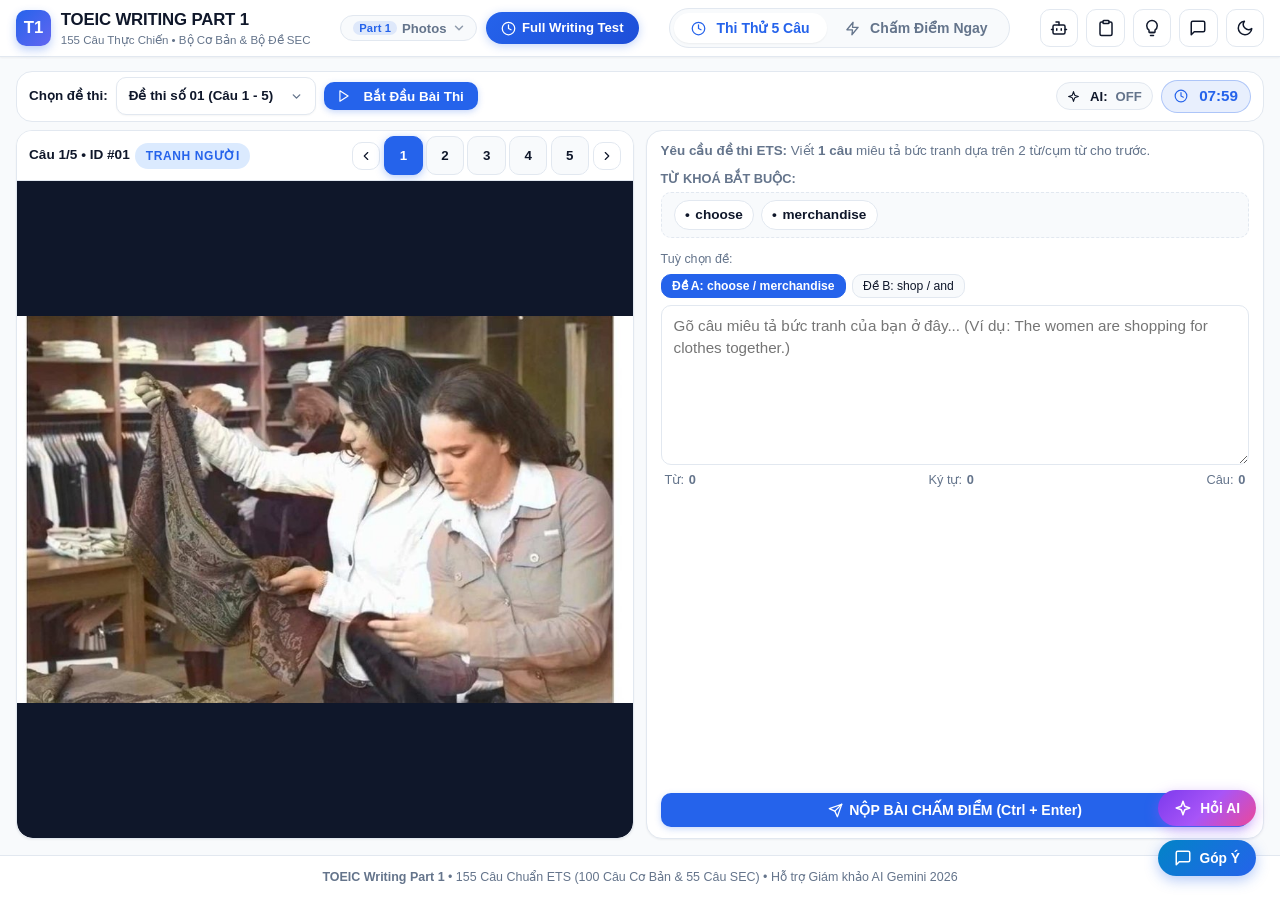
<file: index.html>
<!DOCTYPE html>
<html lang="vi">
<head>
  <meta charset="UTF-8">
  <meta http-equiv="refresh" content="0; url=./toeic_writing_app/index.html">
  <title>Redirecting to TOEIC Writing App...</title>
  <script>window.location.replace("./toeic_writing_app/index.html");</script>
</head>
<body style="font-family: sans-serif; display: flex; align-items: center; justify-content: center; height: 100vh; margin: 0;">
  <p>Đang mở ứng dụng TOEIC Writing Part 1... <a href="./toeic_writing_app/index.html">Bấm vào đây nếu không tự chuyển trang</a></p>
</body>
</html>
</file>
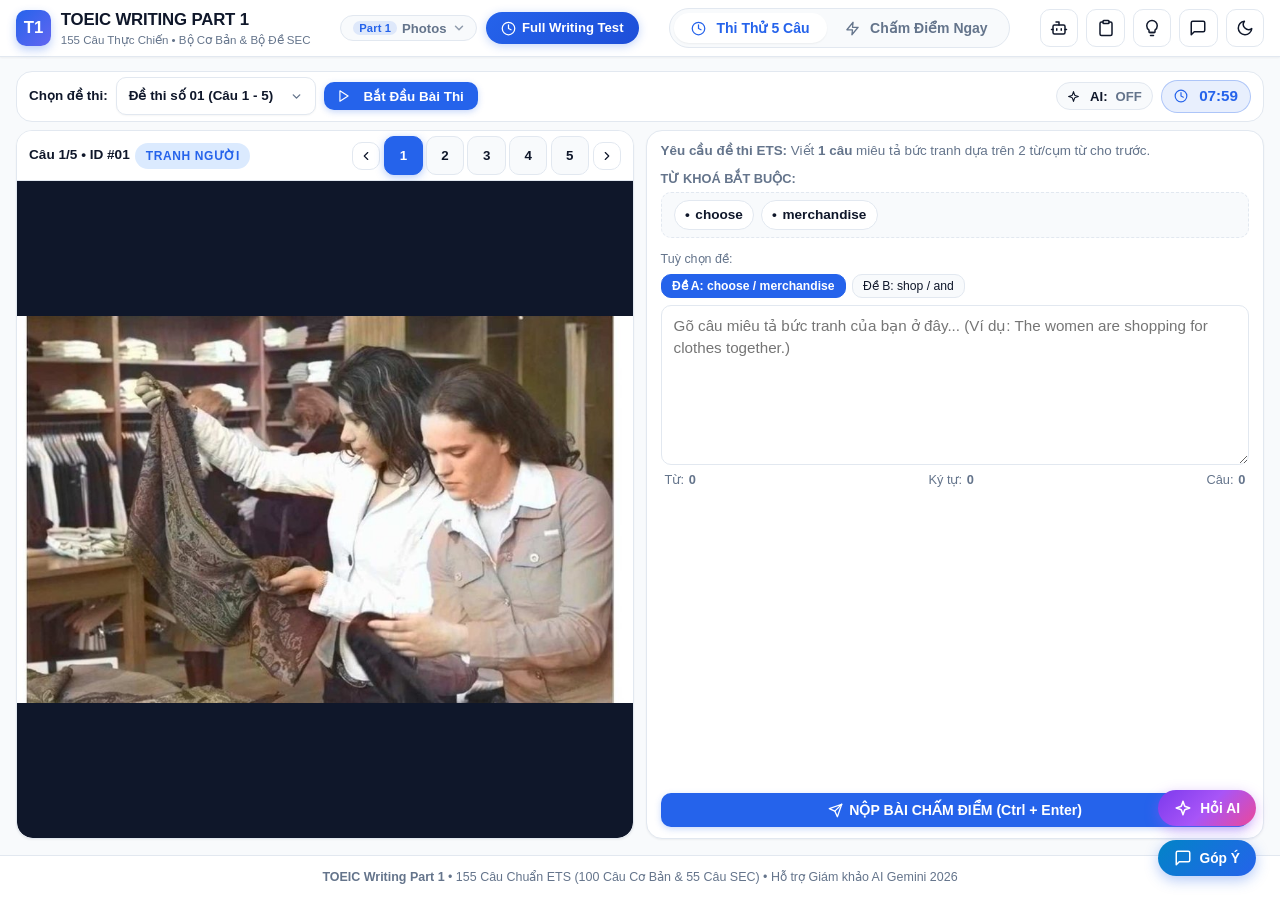
<file: toeic_writing_app/index.html>
<!DOCTYPE html>
<html lang="vi" data-theme="light">
<head>
  <meta charset="UTF-8">
  <meta name="viewport" content="width=device-width, initial-scale=1.0">
  <title>TOEIC Writing Part 1 - Luyện Thi & Chấm Điểm 100 Câu Chuẩn ETS</title>
  <meta name="description" content="Ứng dụng luyện thi và chấm điểm TOEIC Writing Part 1 bộ 100 câu chuẩn ETS. Có chế độ thi thử đếm giờ 8 phút và chế độ chấm điểm tức thì.">
  <link rel="stylesheet" href="styles.css">
</head>
<body>
  <!-- App Header -->
  <header class="app-header">
    <div class="container header-inner">
      <a href="#" class="brand-wrapper">
        <div class="brand-icon">T1</div>
        <div class="brand-text">
          <h1>TOEIC WRITING PART 1</h1>
          <span>155 Câu Thực Chiến • Bộ Cơ Bản & Bộ Đề SEC</span>
        </div>
      </a>

      <!-- Top Bar Part Dropdown (3 parts) + Full Writing Test CTA -->
      <div class="nav-center">
        <div class="part-dropdown" id="partDropdown">
          <button type="button" class="part-dd-trigger" aria-haspopup="true" aria-expanded="false" data-dd-target="partDropdownMenu">
            <span class="part-dd-current">
              <span class="part-pill">Part 1</span>
              <span class="part-name">Photos</span>
            </span>
            <svg class="dd-chevron" width="14" height="14" viewBox="0 0 24 24" fill="none" stroke="currentColor" stroke-width="2.5" stroke-linecap="round" stroke-linejoin="round"><polyline points="6 9 12 15 18 9"></polyline></svg>
          </button>
          <div class="part-dropdown-menu" id="partDropdownMenu" role="menu">
            <a href="./index.html" class="part-dd-item active" role="menuitem" title="Part 1: Photos (Questions 1–5)">
              <span class="part-pill">Part 1</span>
              <span class="part-name">Photos</span>
              <span class="dd-check">✓</span>
            </a>
            <a href="./part2/index.html" class="part-dd-item" role="menuitem" title="Part 2: Email (Questions 6–7)">
              <span class="part-pill">Part 2</span>
              <span class="part-name">Email</span>
              <span class="dd-check">✓</span>
            </a>
            <a href="./part3/index.html" class="part-dd-item" role="menuitem" title="Part 3: Essay (Question 8)">
              <span class="part-pill">Part 3</span>
              <span class="part-name">Essay</span>
              <span class="dd-check">✓</span>
            </a>
          </div>
        </div>

        <a href="./fulltest/index.html" class="fulltest-cta" title="Thi thử TOEIC Writing Full Test — cả 3 phần (58 phút chuẩn ETS)">
          <svg width="15" height="15" viewBox="0 0 24 24" fill="none" stroke="currentColor" stroke-width="2" stroke-linecap="round" stroke-linejoin="round"><circle cx="12" cy="12" r="10"></circle><polyline points="12 6 12 12 16 14"></polyline></svg>
          <span class="ft-label">Full Writing Test</span>
          <span class="ft-short">Full 58'</span>
        </a>
      </div>

      <!-- Mode Switcher -->
      <nav class="mode-switcher" aria-label="Chế độ làm bài">
        <button id="modeFullBtn" class="mode-btn active" data-mode="full">
          <svg width="15" height="15" viewBox="0 0 24 24" fill="none" stroke="currentColor" stroke-width="2" stroke-linecap="round" stroke-linejoin="round" style="vertical-align: -2px; margin-right: 4px;"><circle cx="12" cy="12" r="10"></circle><polyline points="12 6 12 12 16 14"></polyline></svg>
          <span>Thi Thử 5 Câu</span>
        </button>
        <button id="modePracticeBtn" class="mode-btn" data-mode="practice">
          <svg width="15" height="15" viewBox="0 0 24 24" fill="none" stroke="currentColor" stroke-width="2" stroke-linecap="round" stroke-linejoin="round" style="vertical-align: -2px; margin-right: 4px;"><polygon points="13 2 3 14 12 14 11 22 21 10 12 10 13 2"></polygon></svg>
          <span>Chấm Điểm Ngay</span>
        </button>
      </nav>

      <!-- Header Action Controls -->
      <div class="header-actions">
        <button id="aiConfigBtn" class="btn-icon" title="Cấu hình Giám Khảo AI (Gemini LLM)" aria-label="Cấu hình AI">
          <svg width="18" height="18" viewBox="0 0 24 24" fill="none" stroke="currentColor" stroke-width="2" stroke-linecap="round" stroke-linejoin="round"><path d="M12 8V4H8"></path><rect width="16" height="12" x="4" y="8" rx="2"></rect><path d="M2 14h2"></path><path d="M20 14h2"></path><path d="M15 13v2"></path><path d="M9 13v2"></path></svg>
        </button>
        <button id="rubricBtn" class="btn-icon" title="Thang điểm ETS (Scoring Rubric)" aria-label="Thang điểm ETS">
          <svg width="18" height="18" viewBox="0 0 24 24" fill="none" stroke="currentColor" stroke-width="2" stroke-linecap="round" stroke-linejoin="round"><path d="M16 4h2a2 2 0 0 1 2 2v14a2 2 0 0 1-2 2H6a2 2 0 0 1-2-2V6a2 2 0 0 1 2-2h2"></path><rect x="8" y="2" width="8" height="4" rx="1" ry="1"></rect></svg>
        </button>
        <button id="tipsBtn" class="btn-icon" title="Bí kíp làm bài Part 1" aria-label="Bí kíp làm bài">
          <svg width="18" height="18" viewBox="0 0 24 24" fill="none" stroke="currentColor" stroke-width="2" stroke-linecap="round" stroke-linejoin="round"><path d="M9 18h6"></path><path d="M10 22h4"></path><path d="M12 2a7 7 0 0 0-7 7c0 2.38 1.19 4.47 3 5.74V17a1 1 0 0 0 1 1h6a1 1 0 0 0 1-1v-2.26c1.81-1.27 3-3.36 3-5.74a7 7 0 0 0-7-7z"></path></svg>
        </button>
        <button id="feedbackBtn" class="btn-icon" title="Góp ý & Hỗ trợ học viên" aria-label="Góp ý & Hỗ trợ">
          <svg width="18" height="18" viewBox="0 0 24 24" fill="none" stroke="currentColor" stroke-width="2" stroke-linecap="round" stroke-linejoin="round"><path d="M21 15a2 2 0 0 1-2 2H7l-4 4V5a2 2 0 0 1 2-2h14a2 2 0 0 1 2 2z"></path></svg>
        </button>
        <button id="themeToggleBtn" class="btn-icon" title="Chuyển chế độ Sáng / Tối" aria-label="Chuyển giao diện">
          <svg id="themeToggleIcon" width="18" height="18" viewBox="0 0 24 24" fill="none" stroke="currentColor" stroke-width="2" stroke-linecap="round" stroke-linejoin="round"><path d="M21 12.79A9 9 0 1 1 11.21 3 7 7 0 0 0 21 12.79z"></path></svg>
        </button>
      </div>
    </div>
  </header>

  <!-- Main Content Area -->
  <main class="app-main">
    <div class="container">
      
      <!-- ====================================================================
           TAB 1: FULL TEST SIMULATION (Thi thử 5 câu - 8 phút chuẩn ETS)
           ==================================================================== -->
      <section id="fullTestTab" class="tab-content active">
        <!-- Test Select & Timer Bar (Single Row) -->
        <div class="test-select-bar">
          <div class="test-select-group">
            <label for="testSelect" style="font-weight: 700; font-size: 0.84rem; white-space: nowrap;">Chọn đề thi:</label>
            <select id="testSelect" class="custom-select" style="min-width: 200px;"></select>
            <button id="startTestBtn" class="btn btn-primary" style="padding: 0.35rem 0.8rem; font-size: 0.84rem; white-space: nowrap;">
              <svg width="14" height="14" viewBox="0 0 24 24" fill="none" stroke="currentColor" stroke-width="2" stroke-linecap="round" stroke-linejoin="round" style="vertical-align: -2px; margin-right: 4px;"><polygon points="5 3 19 12 5 21 5 3"></polygon></svg>
              <span>Bắt Đầu Bài Thi</span>
            </button>
          </div>

          <div style="display: flex; align-items: center; gap: 0.5rem; flex-shrink: 0;">
            <button id="aiToggleSwitchFull" class="ai-toggle-switch" style="padding: 0.35rem 0.65rem; font-size: 0.82rem; white-space: nowrap;" title="Bật/Tắt chế độ chấm thi bằng AI Gemini cho bài thi thử">
              <svg width="13" height="13" viewBox="0 0 24 24" fill="none" stroke="currentColor" stroke-width="2" stroke-linecap="round" stroke-linejoin="round" style="vertical-align: -2px; margin-right: 2px;"><path d="m12 3-1.9 5.8a2 2 0 0 1-1.3 1.3L3 12l5.8 1.9a2 2 0 0 1 1.3 1.3L12 21l1.9-5.8a2 2 0 0 1 1.3-1.3L21 12l-5.8-1.9a2 2 0 0 1-1.3-1.3Z"></path></svg>
              <span>AI:</span>
              <strong id="aiStatusTextFull">OFF</strong>
            </button>

            <!-- Countdown Timer Widget -->
            <div id="timerWidget" class="timer-widget" style="padding: 0.25rem 0.75rem; font-size: 0.95rem;">
              <svg width="14" height="14" viewBox="0 0 24 24" fill="none" stroke="currentColor" stroke-width="2" stroke-linecap="round" stroke-linejoin="round" style="vertical-align: -2px; margin-right: 3px;"><circle cx="12" cy="12" r="10"></circle><polyline points="12 6 12 12 16 14"></polyline></svg>
              <span id="timerText">08:00</span>
            </div>
          </div>
        </div>

        <!-- In-Progress Workspace -->
        <div id="testActiveWorkspace">
          <div class="test-grid">
            <!-- Left: Picture Viewer -->
            <div class="image-viewer-card">
              <div class="image-header" style="display: flex; align-items: center; justify-content: space-between; padding: 0.35rem 0.75rem;">
                <div style="display: flex; align-items: center; gap: 0.35rem;">
                  <span id="testQuestionBadge" style="font-weight: 700; font-size: 0.85rem;">Câu 1/5 • ID #01</span>
                  <span id="testCategoryBadge" class="category-tag">Tranh Người</span>
                  <span id="testSecBadge" class="sec-tag" style="display: none;">SEC</span>
                </div>
                <!-- Nav Buttons & 5 Question Palette integrated into Header -->
                <div style="display: flex; align-items: center; gap: 0.25rem;">
                  <button id="testPrevBtn" class="btn btn-outline btn-nav-icon" disabled style="width: 28px; height: 28px; min-width: 28px;" title="Câu trước (Ctrl + Left)">
                    <svg width="14" height="14" viewBox="0 0 24 24" fill="none" stroke="currentColor" stroke-width="2" stroke-linecap="round" stroke-linejoin="round"><polyline points="15 18 9 12 15 6"></polyline></svg>
                  </button>
                  <div class="palette-grid" id="testPalette" style="display: flex; gap: 0.2rem;">
                    <!-- 1, 2, 3, 4, 5 buttons -->
                  </div>
                  <button id="testNextBtn" class="btn btn-outline btn-nav-icon" style="width: 28px; height: 28px; min-width: 28px;" title="Câu tiếp theo (Ctrl + Right)">
                    <svg width="14" height="14" viewBox="0 0 24 24" fill="none" stroke="currentColor" stroke-width="2" stroke-linecap="round" stroke-linejoin="round"><polyline points="9 18 15 12 9 6"></polyline></svg>
                  </button>
                </div>
              </div>
              <div class="image-wrapper">
                <img id="testImage" src="" alt="Bức tranh TOEIC Writing Part 1">
              </div>
            </div>

            <!-- Right: Prompt & Writing Input -->
            <div class="prompt-card">
              <div class="prompt-instruction" style="font-size: 0.84rem;">
                <strong>Yêu cầu đề thi ETS:</strong> Viết <strong>1 câu</strong> miêu tả bức tranh dựa trên 2 từ/cụm từ cho trước.
              </div>

              <!-- Keyword Display -->
              <div>
                <div style="font-size: 0.8rem; font-weight: 700; color: var(--text-muted); margin-bottom: 0.25rem; text-transform: uppercase;">
                  Từ khoá bắt buộc:
                </div>
                <div id="testKeywordsDisplay" class="keywords-display">
                  <!-- Dynamically populated keywords badges -->
                </div>
              </div>

              <!-- Variant Selector (Option A / Option B) -->
              <div id="testVariantContainer" style="display: none;">
                <span style="font-size: 0.78rem; color: var(--text-muted);">Tuỳ chọn đề:</span>
                <div id="testVariantToggle" class="prompt-variant-toggle"></div>
              </div>

              <!-- Writing Input -->
              <div class="writing-input-wrapper">
                <textarea 
                  id="testTextarea" 
                  class="writing-textarea" 
                  placeholder="Gõ câu miêu tả bức tranh của bạn ở đây... (Ví dụ: The women are shopping for clothes together.)"
                  spellcheck="false"
                  autocomplete="off"
                  autocorrect="off"
                ></textarea>
                <div class="writing-stats">
                  <span class="stat-item">Từ: <strong id="testWordCount">0</strong></span>
                  <span class="stat-item">Ký tự: <strong id="testCharCount">0</strong></span>
                  <span class="stat-item">Câu: <strong id="testSentenceCount">0</strong></span>
                  <span id="testFormatWarning" style="color: var(--danger); font-weight: 600; display: none;">
                    <svg width="13" height="13" viewBox="0 0 24 24" fill="none" stroke="currentColor" stroke-width="2" stroke-linecap="round" stroke-linejoin="round" style="vertical-align: -2px;"><path d="m21.73 18-8-14a2 2 0 0 0-3.48 0l-8 14A2 2 0 0 0 4 21h16a2 2 0 0 0 1.73-3Z"></path><line x1="12" y1="9" x2="12" y2="13"></line><line x1="12" y1="17" x2="12.01" y2="17"></line></svg>
                    Viết nhiều hơn 1 câu
                  </span>
                </div>
              </div>

              <!-- Test Submit Button inside Right Card -->
              <div>
                <button id="testSubmitBtn" class="btn btn-primary" style="width: 100%; padding: 0.5rem 1rem; font-size: 0.88rem; font-weight: 700; display: flex; align-items: center; justify-content: center; gap: 0.4rem;" title="Nộp bài và chấm điểm (Ctrl + Enter)">
                  <svg width="15" height="15" viewBox="0 0 24 24" fill="none" stroke="currentColor" stroke-width="2" stroke-linecap="round" stroke-linejoin="round"><line x1="22" y1="2" x2="11" y2="13"></line><polygon points="22 2 15 22 11 13 2 9 22 2"></polygon></svg>
                  <span>NỘP BÀI CHẤM ĐIỂM (Ctrl + Enter)</span>
                </button>
              </div>
            </div>
          </div>
        </div>

        <!-- Test Report View (Results after submit) -->
        <div id="testReportView" class="report-view">
          <div class="report-summary-card">
            <h2 style="font-size: 1.4rem; margin-bottom: 0.5rem;">KẾT QUẢ BÀI THI THỬ TOEIC WRITING PART 1</h2>
            <div id="reportScoreNumber" class="report-score-number">15 / 15</div>
            <div id="reportBadge" class="score-badge score-3" style="font-size: 1.15rem; margin-bottom: 0.75rem;">
              XUẤT SẮC - ĐẠT CHUẨN ETS CAO NHẤT
            </div>
            <p id="reportSummaryText" style="color: var(--text-muted); max-width: 600px; margin: 0 auto;">
              Chúc mừng bạn đã hoàn thành bài thi 5 câu! Dưới đây là phân tích chi tiết cho từng câu hỏi.
            </p>
            <div style="margin-top: 1.25rem; display: flex; gap: 0.75rem; justify-content: center;">
              <button id="reportRetakeBtn" class="btn btn-primary">
                <svg width="14" height="14" viewBox="0 0 24 24" fill="none" stroke="currentColor" stroke-width="2" style="vertical-align: -2px; margin-right: 4px;"><path d="M3 12a9 9 0 0 1 9-9 9.75 9.75 0 0 1 6.74 2.74L21 8"></path><path d="M21 3v5h-5"></path><path d="M21 12a9 9 0 0 1-9 9 9.75 9.75 0 0 1-6.74-2.74L3 16"></path><path d="M8 16H3v5"></path></svg>
                Làm lại đề này
              </button>
              <button id="reportNextTestBtn" class="btn btn-outline">
                Đề tiếp theo
                <svg width="14" height="14" viewBox="0 0 24 24" fill="none" stroke="currentColor" stroke-width="2" style="vertical-align: -2px; margin-left: 4px;"><polyline points="9 18 15 12 9 6"></polyline></svg>
              </button>
            </div>
          </div>

          <!-- 5 Questions Detailed Breakdown -->
          <div id="reportQuestionsList" class="report-questions-list">
            <!-- Dynamically populated 5 question results -->
          </div>
        </div>
      </section>

      <!-- ====================================================================
           TAB 2: INSTANT PRACTICE MODE (Luyện tập tự do & Chấm ngay)
           ==================================================================== -->
      <section id="practiceTab" class="tab-content">
        <!-- Practice Toolbar (Single Row) -->
        <div class="practice-toolbar">
          <div style="display: flex; align-items: center; gap: 0.45rem; flex: 1; min-width: 0;">
            <label for="practiceCategoryFilter" style="font-weight: 700; font-size: 0.84rem; white-space: nowrap;">Bộ đề:</label>
            <select id="practiceCategoryFilter" class="custom-select" style="max-width: 155px;">
              <option value="all">Tất cả 155 câu</option>
              <option value="sec">Bộ Đề SEC (55 câu mới)</option>
              <option value="core">Bộ 100 Câu Cơ Bản</option>
              <option value="people">Tranh Người</option>
              <option value="objects_scenes">Tranh Vật & Cảnh</option>
              <option value="unanswered">Chưa làm</option>
              <option value="score3">Đạt điểm 3/3</option>
              <option value="retry">Cần cải thiện (0-2đ)</option>
            </select>

            <label for="practiceQuestionSelect" style="font-weight: 700; font-size: 0.84rem; white-space: nowrap;">Chọn câu:</label>
            <select id="practiceQuestionSelect" class="custom-select" style="flex: 1; max-width: 280px; min-width: 140px;">
              <!-- Dynamically populated list of 155 questions -->
            </select>

            <input 
              type="text" 
              id="practiceSearchInput" 
              class="search-input" 
              placeholder="Tìm từ khoá..." 
              autocomplete="off"
              style="max-width: 135px; padding: 0.35rem 0.6rem; font-size: 0.82rem;"
            >
          </div>

          <div style="display: flex; align-items: center; gap: 0.45rem; flex-shrink: 0;">
            <button id="practiceRandomBtn" class="btn btn-outline" style="padding: 0.35rem 0.65rem; font-size: 0.82rem; white-space: nowrap;" title="Luyện một câu ngẫu nhiên">
              <svg width="13" height="13" viewBox="0 0 24 24" fill="none" stroke="currentColor" stroke-width="2" stroke-linecap="round" stroke-linejoin="round" style="vertical-align: -2px; margin-right: 2px;"><polyline points="16 3 21 3 21 8"></polyline><line x1="4" y1="20" x2="21" y2="3"></line><polyline points="21 16 21 21 16 21"></polyline><line x1="15" y1="15" x2="21" y2="21"></line><line x1="4" y1="4" x2="9" y2="9"></line></svg>
              <span>Ngẫu nhiên</span>
            </button>
            <button id="aiToggleSwitch" class="ai-toggle-switch" style="padding: 0.35rem 0.65rem; font-size: 0.82rem; white-space: nowrap;" title="Bật/Tắt chế độ chấm bằng AI Gemini">
              <svg width="13" height="13" viewBox="0 0 24 24" fill="none" stroke="currentColor" stroke-width="2" stroke-linecap="round" stroke-linejoin="round" style="vertical-align: -2px; margin-right: 2px;"><path d="m12 3-1.9 5.8a2 2 0 0 1-1.3 1.3L3 12l5.8 1.9a2 2 0 0 1 1.3 1.3L12 21l1.9-5.8a2 2 0 0 1 1.3-1.3L21 12l-5.8-1.9a2 2 0 0 1-1.3-1.3Z"></path></svg>
              <span>AI:</span>
              <strong id="aiStatusText">OFF</strong>
            </button>
          </div>
        </div>

        <!-- Practice Workspace Grid -->
        <div class="test-grid">
          <!-- Left: Picture Viewer -->
          <div class="image-viewer-card">
            <div class="image-header">
              <span id="practiceQuestionBadge" style="font-weight: 700; font-size: 0.9rem;">Câu 1 / 155</span>
              <div>
                <span id="practiceCategoryBadge" class="category-tag">Tranh Người</span>
                <span id="practiceSecBadge" class="sec-tag" style="display: none;">SEC</span>
              </div>
            </div>
            <div class="image-wrapper">
              <img id="practiceImage" src="" alt="Bức tranh TOEIC Writing Part 1">
            </div>
          </div>

          <!-- Right: Prompt, Input & Action Buttons -->
          <div class="prompt-card">
            <div class="prompt-instruction">
              <strong>Yêu cầu đề bài:</strong> Viết <strong>1 câu</strong> miêu tả bức tranh sử dụng 2 từ khoá bắt buộc.
            </div>

            <!-- Keyword Display -->
            <div>
              <div style="font-size: 0.82rem; font-weight: 700; color: var(--text-muted); margin-bottom: 0.4rem; text-transform: uppercase;">
                Từ khoá bắt buộc:
              </div>
              <div id="practiceKeywordsDisplay" class="keywords-display">
                <!-- Badges populated dynamically -->
              </div>
            </div>

            <!-- Variant Selector -->
            <div id="practiceVariantContainer" style="display: none;">
              <span style="font-size: 0.8rem; color: var(--text-muted);">Tuỳ chọn đề:</span>
              <div id="practiceVariantToggle" class="prompt-variant-toggle"></div>
            </div>

            <!-- Writing Textarea -->
            <div class="writing-input-wrapper">
              <textarea 
                id="practiceTextarea" 
                class="writing-textarea" 
                placeholder="Nhập câu tiếng Anh miêu tả bức tranh... Bấm 'Kiểm Tra & Chấm Ngay' hoặc phím tắt Ctrl + Enter để xem đánh giá."
                spellcheck="false"
                autocomplete="off"
                autocorrect="off"
              ></textarea>
              <div class="writing-stats">
                <span class="stat-item">Từ: <strong id="practiceWordCount">0</strong></span>
                <span class="stat-item">Ký tự: <strong id="practiceCharCount">0</strong></span>
                <span class="stat-item">Câu: <strong id="practiceSentenceCount">0</strong></span>
                <span id="practiceFormatWarning" style="color: var(--danger); font-weight: 600; display: none;">
                  <svg width="14" height="14" viewBox="0 0 24 24" fill="none" stroke="currentColor" stroke-width="2" stroke-linecap="round" stroke-linejoin="round" style="vertical-align: -2px;"><path d="m21.73 18-8-14a2 2 0 0 0-3.48 0l-8 14A2 2 0 0 0 4 21h16a2 2 0 0 0 1.73-3Z"></path><line x1="12" y1="9" x2="12" y2="13"></line><line x1="12" y1="17" x2="12.01" y2="17"></line></svg>
                  Viết nhiều hơn 1 câu
                </span>
              </div>
            </div>

            <!-- Action Buttons: All in 1 row -->
            <div class="practice-actions-row" style="display: flex; gap: 0.35rem; align-items: center; justify-content: space-between; width: 100%; flex-wrap: nowrap;">
              <div style="display: flex; gap: 0.35rem; align-items: center; flex: 1; min-width: 0;">
                <button id="checkAnswerBtn" class="btn btn-primary" style="font-size: 0.82rem; padding: 0.4rem 0.65rem; white-space: nowrap;" title="Kiểm tra và chấm ngay (Ctrl + Enter)">
                  <svg width="14" height="14" viewBox="0 0 24 24" fill="none" stroke="currentColor" stroke-width="2" stroke-linecap="round" stroke-linejoin="round" style="vertical-align: -2px; margin-right: 3px;"><polygon points="13 2 3 14 12 14 11 22 21 10 12 10 13 2"></polygon></svg>
                  <span>Kiểm Tra (Ctrl+Enter)</span>
                </button>
                <button id="showAnswerBtn" class="btn btn-outline" style="font-size: 0.82rem; padding: 0.4rem 0.65rem; white-space: nowrap;" title="Xem ngay câu mẫu của chuyên gia">
                  <svg width="14" height="14" viewBox="0 0 24 24" fill="none" stroke="currentColor" stroke-width="2" stroke-linecap="round" stroke-linejoin="round" style="vertical-align: -2px; margin-right: 3px;"><path d="M2 12s3-7 10-7 10 7 10 7-3 7-10 7-10-7-10-7Z"></path><circle cx="12" cy="12" r="3"></circle></svg>
                  <span>Xem Đáp Án</span>
                </button>
                <button id="clearPracticeBtn" class="btn btn-outline" style="font-size: 0.82rem; padding: 0.4rem 0.55rem; white-space: nowrap;" title="Xoá để viết lại">
                  <svg width="14" height="14" viewBox="0 0 24 24" fill="none" stroke="currentColor" stroke-width="2" stroke-linecap="round" stroke-linejoin="round" style="vertical-align: -2px;"><path d="M3 6h18"></path><path d="M19 6v14c0 1-1 2-2 2H7c-1 0-2-1-2-2V6"></path><path d="M8 6V4c0-1 1-2 2-2h4c1 0 2 1 2 2v2"></path></svg>
                  <span>Xoá</span>
                </button>
              </div>
              <div style="display: flex; gap: 0.3rem; align-items: center; flex-shrink: 0;">
                <button id="practicePrevBtn" class="btn btn-outline btn-nav-icon" style="width: 34px; height: 34px; min-width: 34px;" title="Lùi về câu trước (Ctrl + Left)">
                  <svg width="15" height="15" viewBox="0 0 24 24" fill="none" stroke="currentColor" stroke-width="2" stroke-linecap="round" stroke-linejoin="round"><polyline points="15 18 9 12 15 6"></polyline></svg>
                </button>
                <button id="practiceNextBtn" class="btn btn-outline btn-nav-icon" style="width: 34px; height: 34px; min-width: 34px;" title="Sang câu tiếp theo (Ctrl + Right)">
                  <svg width="15" height="15" viewBox="0 0 24 24" fill="none" stroke="currentColor" stroke-width="2" stroke-linecap="round" stroke-linejoin="round"><polyline points="9 18 15 12 9 6"></polyline></svg>
                </button>
              </div>
            </div>

            <!-- Instant Feedback Box -->
            <div id="instantFeedbackBox" class="feedback-container" style="display: none;">
              <div class="feedback-header">
                <div>
                  <span style="font-size: 0.85rem; color: var(--text-muted); display: block;">Kết quả đánh giá ETS:</span>
                  <div id="feedbackScoreBadge" class="score-badge score-3">
                    Điểm 3/3 - Xuất Sắc (Chuẩn ETS)
                  </div>
                </div>
              </div>

              <!-- Criteria Breakdown -->
              <div class="feedback-section">
                <div class="feedback-section-title">Chi tiết các tiêu chí:</div>
                <ul id="feedbackCriteriaList" class="feedback-list">
                  <!-- Items inserted by JS -->
                </ul>
              </div>

              <!-- Sample Answer Box -->
              <div id="feedbackSampleBox" class="sample-answer-box">
                <strong>Câu Mẫu Chuẩn Điểm 3 Của Chuyên Gia:</strong>
                <span id="feedbackSampleText">The women are choosing some merchandise.</span>
              </div>

              <!-- Grammar Tip Box -->
              <div id="feedbackTipBox" class="grammar-tip-box">
                <strong>Điểm Ngữ Pháp Cần Chú Ý:</strong>
                <span id="feedbackTipText">Sử dụng thì Hiện Tại Tiếp Diễn để miêu tả hành động trong tranh.</span>
              </div>

              <!-- AI Native Upgrade Box -->
              <div id="feedbackAiUpgradeBox" class="ai-upgrade-box" style="display: none;">
                <strong>Gợi Ý Viết Lại Chuẩn Bản Xứ (Giám khảo AI):</strong>
                <span id="feedbackAiUpgradeText"></span>
              </div>
            </div>
          </div>
        </div>
      </section>

    </div>
  </main>

  <!-- App Footer (Single Line) -->
  <footer class="app-footer">
    <div class="container">
      <p style="margin: 0; font-size: 0.78rem;"><strong>TOEIC Writing Part 1</strong> • 155 Câu Chuẩn ETS (100 Câu Cơ Bản & 55 Câu SEC) • Hỗ trợ Giám khảo AI Gemini 2026</p>
    </div>
  </footer>

  <!-- ====================================================================
       MODAL 1: ETS SCORING RUBRIC (Quy chuẩn chấm điểm chuẩn ETS)
       ==================================================================== -->
  <div id="rubricModal" class="modal-overlay">
    <div class="modal-box" style="max-width: 680px;">
      <div class="modal-header">
        <h3 class="modal-title">
          <svg width="18" height="18" viewBox="0 0 24 24" fill="none" stroke="currentColor" stroke-width="2" stroke-linecap="round" stroke-linejoin="round" style="vertical-align: -3px; margin-right: 6px;"><path d="M16 4h2a2 2 0 0 1 2 2v14a2 2 0 0 1-2 2H6a2 2 0 0 1-2-2V6a2 2 0 0 1 2-2h2"></path><rect x="8" y="2" width="8" height="4" rx="1" ry="1"></rect></svg>
          Tiêu Chí Chấm Điểm TOEIC Writing Part 1 (SEC)
        </h3>
        <button class="close-btn" data-close="rubricModal">&times;</button>
      </div>
      <div style="font-size: 0.92rem; line-height: 1.6; color: var(--text-main);">
        <p style="margin-bottom: 1rem; color: var(--text-muted);">
          Thang điểm chuẩn khảo thí <strong>Part 1: Tả tranh sử dụng 2 từ cho sẵn</strong> (Thang điểm 0–3):
        </p>

        <div style="background: var(--success-light); border-left: 4px solid var(--success); padding: 0.75rem 1rem; border-radius: 4px; margin-bottom: 0.85rem;">
          <strong style="color: var(--success); font-size: 1rem;">Điểm 3 (Tối đa):</strong>
          <ul style="margin-top: 0.4rem; padding-left: 1.25rem;">
            <li>Không có lỗi ngữ pháp.</li>
            <li>Sử dụng đúng cả 2 từ cho sẵn (đúng dạng và hợp ngữ cảnh).</li>
            <li>Phù hợp với hình ảnh.</li>
          </ul>
        </div>

        <div style="background: var(--warning-light); border-left: 4px solid var(--warning); padding: 0.75rem 1rem; border-radius: 4px; margin-bottom: 0.85rem;">
          <strong style="color: var(--warning); font-size: 1rem;">Điểm 2 (Bài viết có thể là một hoặc nhiều câu):</strong>
          <ul style="margin-top: 0.4rem; padding-left: 1.25rem;">
            <li>Có lỗi ngữ pháp nhẹ, không làm sai nghĩa.</li>
            <li>Có đủ cả 2 từ, có thể sai dạng hoặc không trong cùng câu.</li>
            <li>Vẫn đúng với hình ảnh.</li>
          </ul>
        </div>

        <div style="background: var(--danger-light); border-left: 4px solid var(--danger); padding: 0.75rem 1rem; border-radius: 4px; margin-bottom: 0.85rem;">
          <strong style="color: var(--danger); font-size: 1rem;">Điểm 1 (Chưa Đạt Yêu Cầu):</strong>
          <ul style="margin-top: 0.4rem; padding-left: 1.25rem;">
            <li>Có lỗi làm sai nghĩa, khó hiểu.</li>
            <li>Thiếu 1 hoặc cả 2 từ.</li>
            <li>Không phù hợp với hình ảnh.</li>
          </ul>
        </div>

        <div style="background: var(--bg-main); border-left: 4px solid var(--text-muted); padding: 0.75rem 1rem; border-radius: 4px;">
          <strong style="color: var(--text-muted); font-size: 1rem;">Điểm 0 (Không Tính Điểm):</strong>
          <ul style="margin-top: 0.4rem; padding-left: 1.25rem;">
            <li>Bỏ trống, viết bằng ngôn ngữ khác, hoặc chỉ gõ ký tự linh tinh.</li>
          </ul>
        </div>
      </div>
    </div>
  </div>

  <!-- ====================================================================
       MODAL 2: GRAMMAR TIPS & STRATEGIES (Bí kíp làm bài)
       ==================================================================== -->
  <div id="tipsModal" class="modal-overlay">
    <div class="modal-box">
      <div class="modal-header">
        <h3 class="modal-title">
          <svg width="18" height="18" viewBox="0 0 24 24" fill="none" stroke="currentColor" stroke-width="2" stroke-linecap="round" stroke-linejoin="round" style="vertical-align: -3px; margin-right: 6px;"><path d="M9 18h6"></path><path d="M10 22h4"></path><path d="M12 2a7 7 0 0 0-7 7c0 2.38 1.19 4.47 3 5.74V17a1 1 0 0 0 1 1h6a1 1 0 0 0 1-1v-2.26c1.81-1.27 3-3.36 3-5.74a7 7 0 0 0-7-7z"></path></svg>
          Bí Kíp Đạt Điểm 3/3 TOEIC Writing Part 1
        </h3>
        <button class="close-btn" data-close="tipsModal">&times;</button>
      </div>
      <div style="font-size: 0.92rem; line-height: 1.6;">
        <ol style="padding-left: 1.25rem; display: flex; flex-direction: column; gap: 0.75rem;">
          <li>
            <strong>1. Luôn viết duy nhất 1 câu:</strong><br>
            Bắt đầu bằng chữ in hoa và kết thúc bằng dấu chấm câu. Tuyệt đối không viết 2 câu riêng biệt. Nếu cần nối ý, dùng liên từ (<em>and, but, while, because, so</em>) hoặc mệnh đề quan hệ (<em>who, which</em>).
          </li>
          <li style="background: var(--danger-light); border-left: 4px solid var(--danger); padding: 0.6rem 0.85rem; border-radius: var(--radius-md);">
            <strong>2. Nêu rõ chủ thể — KHÔNG mở đầu bằng đại từ mơ hồ:</strong><br>
            Trước khi dùng <em>they / she / he / we / you</em>, bạn PHẢI nêu danh từ chỉ người/vật trong tranh (vd: <strong>The women, Two men, A customer</strong>).<br>
            <span style="color: var(--danger); font-weight: 700;">[Sai]</span> <em>"They are choosing some merchandise."</em> — Giám khảo không biết "they" là ai.<br>
            <span style="color: var(--success); font-weight: 700;">[Đúng]</span> <em>"The women are choosing some merchandise."</em><br>
            Đại từ chỉ được dùng để thay thế cho danh từ <strong>đã nhắc đến trước đó</strong> trong câu.
          </li>
          <li>
            <strong>3. Tranh có Người (People):</strong><br>
            Ưu tiên thì <strong>Hiện Tại Tiếp Diễn (S + is/are + V-ing)</strong> để miêu tả hành động đang diễn ra của người trong ảnh.
          </li>
          <li>
            <strong>4. Tranh Vật & Cảnh (Objects & Scenery):</strong><br>
            Ưu tiên <strong>Thể Bị Động (S + is/are + V3/ed hoặc has/have been + V3/ed)</strong> hoặc cấu trúc tồn tại (<em>There is/are...</em>) để miêu tả sự sắp đặt của đồ vật.
          </li>
          <li>
            <strong>5. Linh hoạt biến đổi từ khoá:</strong><br>
            ETS cho phép đổi dạng từ: chia thì (<em>shop &rarr; is shopping</em>), chuyển số nhiều (<em>woman &rarr; women</em>), dạng danh động từ.
          </li>
          <li>
            <strong>6. Giữ câu ngắn gọn, rõ nghĩa:</strong><br>
            Độ dài lý tưởng là từ 8 đến 18 từ. Không viết lan man để tránh sinh ra lỗi ngữ pháp không đáng có.
          </li>
        </ol>
      </div>
    </div>
  </div>

  <!-- ====================================================================
       MODAL 3: CONFIRM SUBMIT MODAL
       ==================================================================== -->
  <div id="submitModal" class="modal-overlay">
    <div class="modal-box" style="max-width: 480px; text-align: center;">
      <div style="margin-bottom: 0.75rem; color: var(--primary);">
        <svg width="48" height="48" viewBox="0 0 24 24" fill="none" stroke="currentColor" stroke-width="2" stroke-linecap="round" stroke-linejoin="round"><path d="M14 2H6a2 2 0 0 0-2 2v16a2 2 0 0 0 2 2h12a2 2 0 0 0 2-2V8z"></path><polyline points="14 2 14 8 20 8"></polyline><line x1="16" y1="13" x2="8" y2="13"></line><line x1="16" y1="17" x2="8" y2="17"></line><polyline points="10 9 9 9 8 9"></polyline></svg>
      </div>
      <h3 style="font-size: 1.25rem; margin-bottom: 0.5rem;">Bạn Có Chắc Chắn Muốn Nộp Bài?</h3>
      <p id="submitWarningText" style="color: var(--text-muted); font-size: 0.95rem; margin-bottom: 0.75rem;">
        Bạn đã hoàn thành 5/5 câu hỏi. Bấm nộp bài để xem ngay bảng điểm và phân tích chi tiết.
      </p>
      <div id="submitAiNotice" style="font-size: 0.85rem; padding: 0.6rem 0.85rem; border-radius: var(--radius-sm); margin-bottom: 1.25rem; background: rgba(139, 92, 246, 0.08); color: #8b5cf6; font-weight: 600;">
        Chế độ: Giám Khảo AI Gemini đang BẬT
      </div>
      <div style="display: flex; gap: 0.75rem; justify-content: center;">
        <button id="cancelSubmitBtn" class="btn btn-outline">
          Quay lại làm tiếp
        </button>
        <button id="confirmSubmitBtn" class="btn btn-primary">
          Đồng Ý Nộp Bài
        </button>
      </div>
    </div>
  </div>

  <!-- ====================================================================
       MODAL 4: GEMINI AI EXAMINER CONFIGURATION
       ==================================================================== -->
  <div id="aiConfigModal" class="modal-overlay">
    <div class="modal-box" style="max-width: 520px;">
      <div class="modal-header">
        <h3 class="modal-title">
          <svg width="20" height="20" viewBox="0 0 24 24" fill="none" stroke="currentColor" stroke-width="2" stroke-linecap="round" stroke-linejoin="round" style="vertical-align: -3px; margin-right: 6px;"><path d="M12 8V4H8"></path><rect width="16" height="12" x="4" y="8" rx="2"></rect><path d="M2 14h2"></path><path d="M20 14h2"></path><path d="M15 13v2"></path><path d="M9 13v2"></path></svg>
          Cấu Hình Giám Khảo AI (Gemini LLM)
        </h3>
        <button class="close-btn" data-close="aiConfigModal">&times;</button>
      </div>
      <div style="font-size: 0.92rem; line-height: 1.6;">
        <p style="color: var(--text-muted); margin-bottom: 0.85rem;">
          Hệ thống đã <strong>tích hợp sẵn Gemini API Key miễn phí</strong> cho tất cả mọi người. Bạn có thể dán Key cá nhân bên dưới để chấm không giới hạn và không lo nghẽn lượt dùng chung.
        </p>

        <div style="margin-bottom: 1rem;">
          <label for="aiApiKeyInput" style="display: block; font-weight: 700; margin-bottom: 0.35rem;">
            Google Gemini API Key:
          </label>
          <input 
            type="password" 
            id="aiApiKeyInput" 
            class="writing-textarea" 
            style="min-height: auto; height: 42px; padding: 0.5rem 0.8rem; font-family: monospace; font-size: 0.9rem;" 
            placeholder="Dán API Key cá nhân (để trống nếu dùng Key chung mặc định)..."
          >
          <div style="font-size: 0.78rem; color: var(--text-muted); margin-top: 0.35rem;">
            <strong>Bảo mật riêng tư 100%:</strong> Key lưu trực tiếp trên trình duyệt của bạn (LocalStorage).<br>
            Nhận API Key cá nhân miễn phí tại: <a href="https://aistudio.google.com/app/apikey" target="_blank" rel="noopener" style="color: var(--primary); font-weight: 600;">Google AI Studio</a>
          </div>
        </div>

        <div style="margin-bottom: 1.25rem;">
          <label for="aiModelSelect" style="display: block; font-weight: 700; margin-bottom: 0.35rem;">
            Mô hình AI:
          </label>
          <select id="aiModelSelect" class="custom-select" style="width: 100%;">
            <option value="gemini-flash-lite-latest" selected>Gemini Flash-Lite Latest (Khuyên dùng - Nhanh 1.0s & Miễn phí)</option>
            <option value="gemini-3.5-flash-lite">Gemini 3.5 Flash-Lite (Chuẩn ETS - 1.2s)</option>
            <option value="gemini-3.7-flash">Gemini 3.7 Flash (Mô hình mới)</option>
            <option value="gemini-3.6-flash">Gemini 3.6 Flash (Mô hình mới)</option>
            <option value="gemini-3.5-flash">Gemini 3.5 Flash (Phân tích chi tiết)</option>
            <option value="gemini-3.1-flash-lite">Gemini 3.1 Flash-Lite</option>
          </select>
        </div>

        <div style="display: flex; gap: 0.6rem; align-items: center; justify-content: space-between; flex-wrap: wrap;">
          <div style="display: flex; gap: 0.5rem;">
            <button id="saveAiConfigBtn" class="btn btn-primary" style="padding: 0.5rem 1rem;">
              Lưu Cấu Hình
            </button>
            <button id="testAiConfigBtn" class="btn btn-outline" style="padding: 0.5rem 0.85rem;">
              Kiểm Tra Kết Nối
            </button>
          </div>
          <button id="clearAiConfigBtn" class="btn btn-outline" style="color: var(--danger); padding: 0.5rem 0.75rem; border-color: var(--danger-light);">
            Xoá Key
          </button>
        </div>

        <div id="aiTestStatus" style="margin-top: 0.85rem; font-size: 0.85rem; display: none;"></div>
      </div>
    </div>
  </div>

  <!-- ====================================================================
       MODAL 5: USER FEEDBACK & DIRECT SUPPORT
       ==================================================================== -->
  <div id="feedbackModal" class="modal-overlay">
    <div class="modal-box feedback-modal-box">
      <div class="modal-header">
        <h3 class="modal-title" style="display: flex; align-items: center; gap: 8px;">
          <svg width="20" height="20" viewBox="0 0 24 24" fill="none" stroke="currentColor" stroke-width="2" stroke-linecap="round" stroke-linejoin="round"><path d="M21 15a2 2 0 0 1-2 2H7l-4 4V5a2 2 0 0 1 2-2h14a2 2 0 0 1 2 2z"></path></svg>
          <span>Góp Ý & Hỗ Trợ Học Viên</span>
        </h3>
        <button class="close-btn" data-close="feedbackModal">&times;</button>
      </div>

      <div class="feedback-modal-body">
        <!-- Direct 1-1 Support Channels -->
        <div class="feedback-channels-card">
          <div class="feedback-channels-title">Kênh hỗ trợ trực tiếp 1-1:</div>
          <div class="feedback-channels-grid">
            <a href="https://zalo.me/0968433689" target="_blank" rel="noopener" class="feedback-channel-btn zalo-btn">
              <svg width="18" height="18" viewBox="0 0 24 24" fill="none" stroke="currentColor" stroke-width="2" stroke-linecap="round" stroke-linejoin="round"><path d="M22 16.92v3a2 2 0 0 1-2.18 2 19.79 19.79 0 0 1-8.63-3.07 19.5 19.5 0 0 1-6-6 19.79 19.79 0 0 1-3.07-8.67A2 2 0 0 1 4.11 2h3a2 2 0 0 1 2 1.72 12.84 12.84 0 0 0 .7 2.81 2 2 0 0 1-.45 2.11L8.09 9.91a16 16 0 0 0 6 6l1.27-1.27a2 2 0 0 1 2.11-.45 12.84 12.84 0 0 0 2.81.7A2 2 0 0 1 22 16.92z"></path></svg>
              <span>Nhắn Zalo: 0968.433.689</span>
            </a>
            <a href="https://www.facebook.com/LBDBDFTP" target="_blank" rel="noopener" class="feedback-channel-btn facebook-btn">
              <svg width="18" height="18" viewBox="0 0 24 24" fill="none" stroke="currentColor" stroke-width="2" stroke-linecap="round" stroke-linejoin="round"><path d="M18 2h-3a5 5 0 0 0-5 5v3H7v4h3v8h4v-8h3l1-4h-4V7a1 1 0 0 1 1-1h3z"></path></svg>
              <span>Facebook Admin / Page</span>
            </a>
          </div>
        </div>

        <div class="feedback-divider">
          <span>hoặc gửi phản hồi nhanh về hệ thống</span>
        </div>

        <!-- Fast Feedback Form -->
        <form id="feedbackForm" class="feedback-form" onsubmit="return false;">
          <div class="form-group" style="margin-bottom: 0.85rem;">
            <label for="feedbackType" style="display: block; font-weight: 700; font-size: 0.86rem; margin-bottom: 0.35rem;">
              Loại góp ý:
            </label>
            <select id="feedbackType" class="custom-select" style="width: 100%;">
              <option value="bug">Báo lỗi câu hỏi / Đề thi / Đáp án</option>
              <option value="ai_quality">Góp ý chất lượng chấm điểm AI</option>
              <option value="feature">Đề xuất tính năng mới</option>
              <option value="other">Ý kiến đóng góp khác</option>
            </select>
          </div>

          <div class="form-group" style="margin-bottom: 0.85rem;">
            <label for="feedbackContext" style="display: block; font-weight: 700; font-size: 0.86rem; margin-bottom: 0.35rem;">
              Vị trí câu hỏi liên quan:
            </label>
            <input 
              type="text" 
              id="feedbackContext" 
              class="writing-textarea" 
              style="min-height: auto; height: 38px; padding: 0.45rem 0.75rem; font-size: 0.88rem;" 
              placeholder="VD: Part 1 • Câu 10 / ID #10"
            >
          </div>

          <div class="form-group" style="margin-bottom: 0.85rem;">
            <label for="feedbackContent" style="display: block; font-weight: 700; font-size: 0.86rem; margin-bottom: 0.35rem;">
              Nội dung góp ý chi tiết: <span style="color: var(--danger); font-weight: normal;">*</span>
            </label>
            <textarea 
              id="feedbackContent" 
              class="writing-textarea" 
              rows="3" 
              style="min-height: 80px; padding: 0.5rem 0.75rem; font-size: 0.88rem; width: 100%;" 
              placeholder="Nhập nội dung bạn muốn góp ý hoặc thông tin lỗi..."
              required
            ></textarea>
          </div>

          <div class="form-group" style="margin-bottom: 1.1rem;">
            <label for="feedbackContact" style="display: block; font-weight: 700; font-size: 0.86rem; margin-bottom: 0.35rem;">
              Thông tin liên hệ (tuỳ chọn - để nhận phản hồi):
            </label>
            <input 
              type="text" 
              id="feedbackContact" 
              class="writing-textarea" 
              style="min-height: auto; height: 38px; padding: 0.45rem 0.75rem; font-size: 0.88rem;" 
              placeholder="Email / Số điện thoại / Zalo của bạn..."
            >
          </div>

          <div style="display: flex; gap: 0.6rem; justify-content: flex-end;">
            <button type="button" class="btn btn-outline close-btn" data-close="feedbackModal" style="padding: 0.45rem 0.9rem;">
              Đóng
            </button>
            <button type="submit" id="submitFeedbackBtn" class="btn btn-primary" style="padding: 0.45rem 1.2rem;">
              <svg width="15" height="15" viewBox="0 0 24 24" fill="none" stroke="currentColor" stroke-width="2" stroke-linecap="round" stroke-linejoin="round" style="vertical-align: -2px; margin-right: 4px;"><line x1="22" y1="2" x2="11" y2="13"></line><polygon points="22 2 15 22 11 13 2 9 22 2"></polygon></svg>
              <span>Gửi Góp Ý</span>
            </button>
          </div>
        </form>

        <div id="feedbackStatus" style="margin-top: 0.85rem; display: none;"></div>
      </div>
    </div>
  </div>

  <!-- ====================================================================
       MODAL 6: TOEIC AI ASSISTANT (Gemini, ChatGPT, Claude)
       ==================================================================== -->
  <div id="aiAssistantModal" class="modal-overlay">
    <div class="modal-box ai-assistant-modal-box">
      <div class="modal-header" style="margin-bottom: 0.5rem; padding-bottom: 0.45rem;">
        <h3 class="modal-title" style="display: flex; align-items: center; gap: 8px; font-size: 1.05rem;">
          <svg width="18" height="18" viewBox="0 0 24 24" fill="none" stroke="currentColor" stroke-width="2" stroke-linecap="round" stroke-linejoin="round" class="ai-sparkle-icon"><path d="m12 3-1.9 5.8a2 2 0 0 1-1.3 1.3L3 12l5.8 1.9a2 2 0 0 1 1.3 1.3L12 21l1.9-5.8a2 2 0 0 1 1.3-1.3L21 12l-5.8-1.9a2 2 0 0 1-1.3-1.3Z"/></svg>
          <span>Trợ Lý AI TOEIC Writing (Prompt Tuỳ Biến)</span>
        </h3>
        <button class="close-btn" data-close="aiAssistantModal">&times;</button>
      </div>

      <div class="ai-modal-body">
        <!-- Question Context Summary -->
        <div class="ai-question-summary-box">
          <span style="font-size: 0.74rem; font-weight: 700; text-transform: uppercase; letter-spacing: 0.04em; color: var(--text-muted);">Ngữ cảnh:</span>
          <span id="aiQuestionSummary" style="font-weight: 700; color: var(--primary); font-size: 0.85rem;">TOEIC Writing</span>
        </div>

        <!-- Prompt Template Selection -->
        <div class="ai-template-section">
          <div style="font-size: 0.78rem; font-weight: 700; color: var(--text-main); margin-bottom: 0.3rem;">Chọn mẫu câu lệnh (Prompt Template):</div>
          <div class="ai-template-chips">
            <button type="button" class="ai-template-btn active" data-template="review">
              <svg width="14" height="14" viewBox="0 0 24 24" fill="none" stroke="currentColor" stroke-width="2"><path d="M14 2H6a2 2 0 0 0-2 2v16a2 2 0 0 0 2 2h12a2 2 0 0 0 2-2V8z"></path><polyline points="14 2 14 8 20 8"></polyline><line x1="16" y1="13" x2="8" y2="13"></line><line x1="16" y1="17" x2="8" y2="17"></line><polyline points="10 9 9 9 8 9"></polyline></svg>
              <span>Chấm & Sửa Bài Của Tôi</span>
            </button>
            <button type="button" class="ai-template-btn" data-template="grammar">
              <svg width="14" height="14" viewBox="0 0 24 24" fill="none" stroke="currentColor" stroke-width="2"><path d="M2 3h6a4 4 0 0 1 4 4v14a3 3 0 0 0-3-3H2z"></path><path d="M22 3h-6a4 4 0 0 0-4 4v14a3 3 0 0 1 3-3h7z"></path></svg>
              <span>Phân Tích Ngữ Pháp & Từ Vựng</span>
            </button>
            <button type="button" class="ai-template-btn" data-template="samples">
              <svg width="14" height="14" viewBox="0 0 24 24" fill="none" stroke="currentColor" stroke-width="2"><circle cx="12" cy="12" r="10"></circle><polygon points="12 8 8 12 12 16 12 8"></polygon></svg>
              <span>Gợi Ý 3 Bài Mẫu Điểm Tối Đa</span>
            </button>
          </div>
        </div>

        <!-- Prompt Textarea with Copy Button -->
        <div class="ai-prompt-editor-section">
          <div style="display: flex; justify-content: space-between; align-items: center; margin-bottom: 0.25rem;">
            <label for="aiPromptTextarea" style="font-weight: 700; font-size: 0.78rem; color: var(--text-main);">
              Nội dung câu lệnh gửi AI (Tự do chỉnh sửa):
            </label>
            <button type="button" id="aiCopyPromptBtn" class="btn btn-outline" style="padding: 0.2rem 0.55rem; font-size: 0.74rem; display: flex; align-items: center; gap: 4px;">
              <svg width="12" height="12" viewBox="0 0 24 24" fill="none" stroke="currentColor" stroke-width="2"><rect width="14" height="14" x="8" y="8" rx="2" ry="2"></rect><path d="M4 16c-1.1 0-2-.9-2-2V4c0-1.1.9-2 2-2h10c1.1 0 2 .9 2 2"></path></svg>
              <span>Sao chép Prompt</span>
            </button>
          </div>
          <textarea id="aiPromptTextarea" class="writing-textarea ai-prompt-textarea" rows="4" placeholder="Nội dung Prompt..."></textarea>
        </div>

        <!-- Launch AI Grid with Official Brand Logos -->
        <div class="ai-launch-grid-section">
          <div style="font-size: 0.78rem; font-weight: 700; color: var(--text-main); margin-bottom: 0.35rem;">Chọn nền tảng AI để mở ngay:</div>
          <div class="ai-launch-buttons-grid">
            <button type="button" class="ai-launch-btn gemini-launch-btn" data-modal-ai-platform="gemini">
              <svg width="16" height="16" viewBox="0 0 24 24" fill="currentColor" aria-hidden="true"><path d="M11.04 19.32Q12 21.51 12 24q0-2.49.93-4.68.96-2.19 2.58-3.81t3.81-2.55Q21.51 12 24 12q-2.49 0-4.68-.93a12.3 12.3 0 0 1-3.81-2.58 12.3 12.3 0 0 1-2.58-3.81Q12 2.49 12 0q0 2.49-.96 4.68-.93 2.19-2.55 3.81a12.3 12.3 0 0 1-3.81 2.58Q2.49 12 0 12q2.49 0 4.68.96 2.19.93 3.81 2.55t2.55 3.81"/></svg>
              <span>Mở Google Gemini</span>
            </button>
            <button type="button" class="ai-launch-btn chatgpt-launch-btn" data-modal-ai-platform="chatgpt">
              <svg width="16" height="16" viewBox="0 0 24 24" fill="currentColor" aria-hidden="true"><path d="M22.2819 9.8211a5.9847 5.9847 0 0 0-.5157-4.9108 6.0462 6.0462 0 0 0-6.5098-2.9A6.0651 6.0651 0 0 0 4.9807 4.1818a5.9847 5.9847 0 0 0-3.9977 2.9 6.0462 6.0462 0 0 0 .7427 7.0966 5.98 5.98 0 0 0 .511 4.9107 6.051 6.051 0 0 0 6.5146 2.9001A5.9847 5.9847 0 0 0 13.2599 24a6.0557 6.0557 0 0 0 5.7718-4.2058 5.9894 5.9894 0 0 0 3.9977-2.9001 6.0557 6.0557 0 0 0-.7475-7.0729zm-9.022 12.6081a4.4755 4.4755 0 0 1-2.8764-1.0408l.1419-.0804 4.7783-2.7582a.7948.7948 0 0 0 .3927-.6813v-6.7369l2.02 1.1686a.071.071 0 0 1 .038.052v5.5826a4.504 4.504 0 0 1-4.4945 4.4944zm-9.6607-4.1254a4.4708 4.4708 0 0 1-.5346-3.0137l.142.0852 4.783 2.7582a.7712.7712 0 0 0 .7806 0l5.8428-3.3685v2.3324a.0804.0804 0 0 1-.0332.0615L9.74 19.9502a4.4992 4.4992 0 0 1-6.1408-1.6464zM2.3408 7.8956a4.485 4.485 0 0 1 2.3655-1.9728V11.6a.7664.7664 0 0 0 .3879.6765l5.8144 3.3543-2.0201 1.1685a.0757.0757 0 0 1-.071 0l-4.8303-2.7865A4.504 4.504 0 0 1 2.3408 7.872zm16.5963 3.8558L13.1038 8.364 15.1192 7.2a.0757.0757 0 0 1 .071 0l4.8303 2.7913a4.4944 4.4944 0 0 1-.6765 8.1042v-5.6772a.79.79 0 0 0-.407-.667zm2.0107-3.0231l-.142-.0852-4.7735-2.7818a.7759.7759 0 0 0-.7854 0L9.409 9.2297V6.8974a.0662.0662 0 0 1 .0284-.0615l4.8303-2.7866a4.4992 4.4992 0 0 1 6.6802 4.66zM8.3065 12.863l-2.02-1.1638a.0804.0804 0 0 1-.038-.0567V6.0742a4.4992 4.4992 0 0 1 7.3757-3.4537l-.142.0805L8.704 5.459a.7948.7948 0 0 0-.3927.6813zm1.0976-2.3654l2.602-1.4998 2.6069 1.4998v2.9994l-2.5974 1.4997-2.6067-1.4997Z"/></svg>
              <span>Mở OpenAI ChatGPT</span>
            </button>
            <button type="button" class="ai-launch-btn claude-launch-btn" data-modal-ai-platform="claude">
              <svg width="16" height="16" viewBox="0 0 24 24" fill="currentColor" aria-hidden="true"><path d="m4.7144 15.9555 4.7174-2.6471.079-.2307-.079-.1275h-.2307l-.7893-.0486-2.6956-.0729-2.3375-.0971-2.2646-.1214-.5707-.1215-.5343-.7042.0546-.3522.4797-.3218.686.0608 1.5179.1032 2.2767.1578 1.6514.0972 2.4468.255h.3886l.0546-.1579-.1336-.0971-.1032-.0972L6.973 9.8356l-2.55-1.6879-1.3356-.9714-.7225-.4918-.3643-.4614-.1578-1.0078.6557-.7225.8803.0607.2246.0607.8925.686 1.9064 1.4754 2.4893 1.8336.3643.3035.1457-.1032.0182-.0728-.164-.2733-1.3539-2.4467-1.445-2.4893-.6435-1.032-.17-.6194c-.0607-.255-.1032-.4674-.1032-.7285L6.287.1335 6.6997 0l.9957.1336.419.3642.6192 1.4147 1.0018 2.2282 1.5543 3.0296.4553.8985.2429.8318.091.255h.1579v-.1457l.1275-1.706.2368-2.0947.2307-2.6957.0789-.7589.3764-.9107.7468-.4918.5828.2793.4797.686-.0668.4433-.2853 1.8517-.5586 2.9021-.3643 1.9429h.2125l.2429-.2429.9835-1.3053 1.6514-2.0643.7286-.8196.85-.9046.5464-.4311h1.0321l.759 1.1293-.34 1.1657-1.0625 1.3478-.8804 1.1414-1.2628 1.7-.7893 1.36.0729.1093.1882-.0183 2.8535-.607 1.5421-.2794 1.8396-.3157.8318.3886.091.3946-.3278.8075-1.967.4857-2.3072.4614-3.4364.8136-.0425.0304.0486.0607 1.5482.1457.6618.0364h1.621l3.0175.2247.7892.522.4736.6376-.079.4857-1.2142.6193-1.6393-.3886-3.825-.9107-1.3113-.3279h-.1822v.1093l1.0929 1.0686 2.0035 1.8092 2.5075 2.3314.1275.5768-.3218.4554-.34-.0486-2.2039-1.6575-.85-.7468-1.9246-1.621h-.1275v.17l.4432.6496 2.3436 3.5214.1214 1.0807-.17.3521-.6071.2125-.6679-.1214-1.3721-1.9246L14.38 17.959l-1.1414-1.9428-.1397.079-.674 7.2552-.3156.3703-.7286.2793-.6071-.4614-.3218-.7468.3218-1.4753.3886-1.9246.3157-1.53.2853-1.9004.17-.6314-.0121-.0425-.1397.0182-1.4328 1.9672-2.1796 2.9446-1.7243 1.8456-.4128.164-.7164-.3704.0667-.6618.4008-.5889 2.386-3.0357 1.4389-1.882.929-1.0868-.0062-.1579h-.0546l-6.3385 4.1164-1.1293.1457-.4857-.4554.0608-.7467.2307-.2429 1.9064-1.3114Z"/></svg>
              <span>Mở Anthropic Claude</span>
            </button>
          </div>
          <div class="ai-launch-hint-note">
            <svg width="14" height="14" viewBox="0 0 24 24" fill="none" stroke="currentColor" stroke-width="2" stroke-linecap="round" stroke-linejoin="round"><circle cx="12" cy="12" r="10"></circle><line x1="12" y1="16" x2="12" y2="12"></line><line x1="12" y1="8" x2="12.01" y2="8"></line></svg>
            <span><strong>Lưu ý:</strong> Khi bấm mở, hệ thống sẽ <strong>tự động copy toàn bộ Prompt</strong>. Bạn chỉ cần nhấn <kbd>Ctrl</kbd> + <kbd>V</kbd> (hoặc <kbd>Cmd</kbd> + <kbd>V</kbd>) trên trang AI để nhận giải đáp ngay.</span>
          </div>
        </div>
      </div>
    </div>
  </div>

  <!-- Floating AI Assistant Button (Clean single button, no hover popups) -->
  <button id="floatingAiBtn" class="floating-ai-btn" title="Hỏi Trợ Lý AI (Gemini, ChatGPT, Claude)" aria-label="Hỏi Trợ Lý AI">
    <svg class="ai-sparkle-icon" width="18" height="18" viewBox="0 0 24 24" fill="none" stroke="currentColor" stroke-width="2" stroke-linecap="round" stroke-linejoin="round"><path d="m12 3-1.9 5.8a2 2 0 0 1-1.3 1.3L3 12l5.8 1.9a2 2 0 0 1 1.3 1.3L12 21l1.9-5.8a2 2 0 0 1 1.3-1.3L21 12l-5.8-1.9a2 2 0 0 1-1.3-1.3Z"/></svg>
    <span>Hỏi AI</span>
  </button>

  <!-- Floating Feedback Button -->
  <button id="floatingFeedbackBtn" class="floating-feedback-btn" title="Góp ý & Báo lỗi" aria-label="Góp ý & Báo lỗi">
    <svg width="18" height="18" viewBox="0 0 24 24" fill="none" stroke="currentColor" stroke-width="2" stroke-linecap="round" stroke-linejoin="round"><path d="M21 15a2 2 0 0 1-2 2H7l-4 4V5a2 2 0 0 1 2-2h14a2 2 0 0 1 2 2z"></path></svg>
    <span>Góp Ý</span>
  </button>

  <!-- Script Files -->
  <script src="toeic_data.js"></script>
  <script src="evaluator.js"></script>
  <script src="llm_evaluator.js"></script>
  <script src="custom_select.js"></script>
  <script src="ui_feedback.js"></script>
  <script src="feedback_handler.js"></script>
  <script src="app.js"></script>
  <script src="ai_assistant.js"></script>
  <script>
    // Part dropdown + Full Test CTA nav behavior (touch toggle + Esc close + lock API)
    (function () {
      var dd = document.getElementById('partDropdown');
      if (!dd) return;
      var trigger = dd.querySelector('.part-dd-trigger');
      var menu = dd.querySelector('.part-dropdown-menu');
      var isOpen = false;
      var lockNav = false;
      function setOpen(open) {
        isOpen = open;
        dd.classList.toggle('open', open);
        if (trigger) { trigger.setAttribute('aria-expanded', open ? 'true' : 'false'); }
      }
      if (trigger) {
        trigger.addEventListener('click', function (e) {
          e.stopPropagation();
          if (lockNav) return;
          setOpen(!isOpen);
        });
      }
      document.addEventListener('click', function (e) {
        if (!dd.contains(e.target)) setOpen(false);
      });
      document.addEventListener('keydown', function (e) {
        if (e.key === 'Escape') setOpen(false);
      });
      // Public lock API (used by fulltest running state & optional page hooks)
      window.PartNav = {
        lock: function () { lockNav = true; dd.classList.add('nav-locked'); if (trigger) trigger.setAttribute('aria-disabled', 'true'); },
        unlock: function () { lockNav = false; dd.classList.remove('nav-locked'); if (trigger) trigger.removeAttribute('aria-disabled'); setOpen(false); }
      };
      // If any page wants to lock nav (exam running), call window.PartNav.lock()
    })();
  </script>
</body>
</html>
</file>
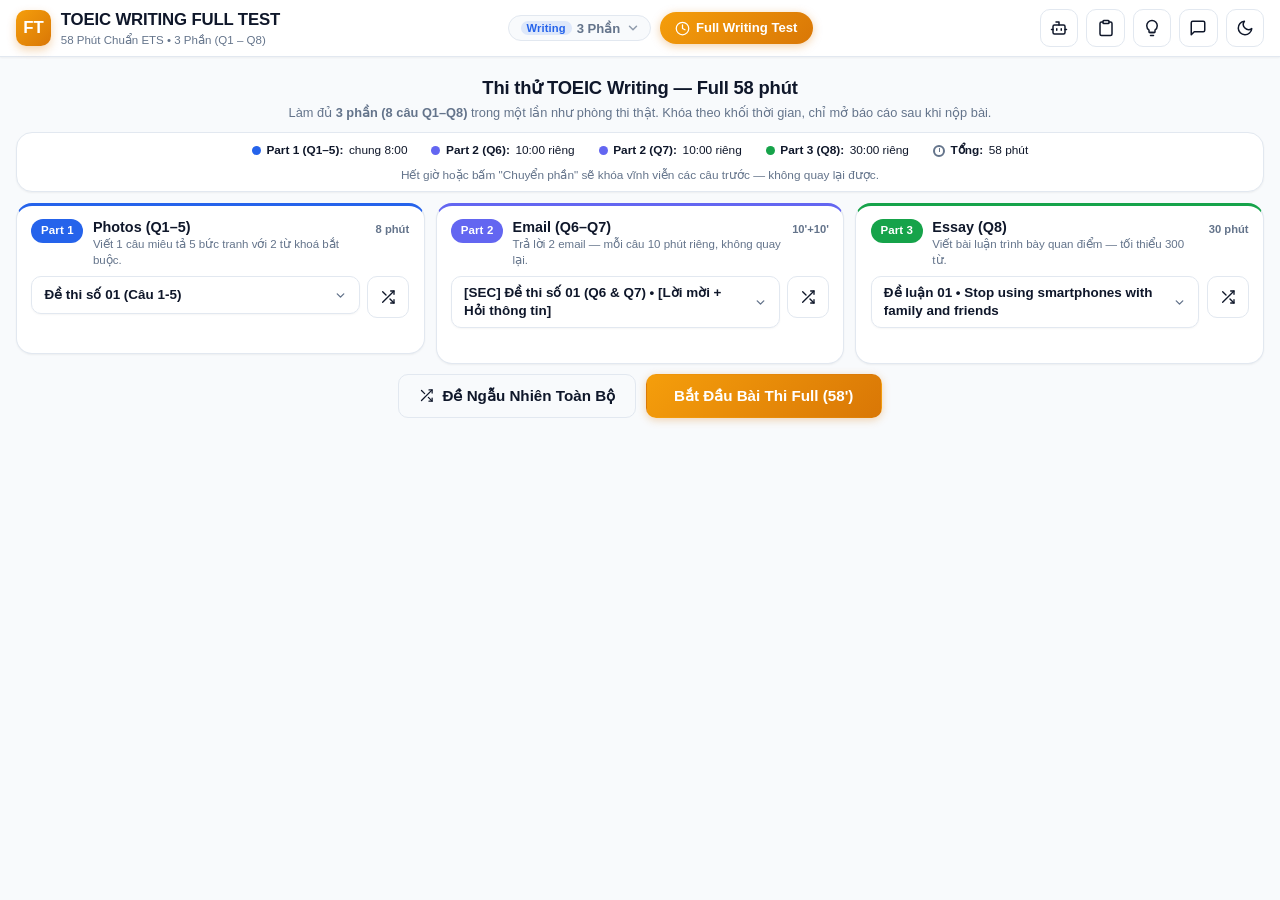
<file: toeic_writing_app/fulltest/index.html>
<!DOCTYPE html>
<html lang="vi" data-theme="light">
<head>
  <meta charset="UTF-8">
  <meta name="viewport" content="width=device-width, initial-scale=1.0">
  <title>TOEIC Writing Full Test - 58 Phút Chuẩn ETS (Cả 3 Phần)</title>
  <meta name="description" content="Thi thử TOEIC Writing Full Test gồm cả 3 phần: Part 1 (Q1-5, 8 phút), Part 2 (Q6 & Q7, mỗi câu 10 phút), Part 3 (Q8, 30 phút). Tổng 58 phút chuẩn ETS.">
  <link rel="stylesheet" href="../styles.css">
  <link rel="stylesheet" href="styles_full.css">
</head>
<body data-part="full">

  <!-- ====================================================================
       HEADER (shared nav v2: part dropdown + Full Test CTA)
       ==================================================================== -->
  <header class="app-header">
    <div class="container header-inner">
      <div class="brand-wrapper">
        <div class="brand-icon">FT</div>
        <div class="brand-text">
          <h1>TOEIC WRITING FULL TEST</h1>
          <span>58 Phút Chuẩn ETS • 3 Phần (Q1 – Q8)</span>
        </div>
      </div>

      <!-- Part Dropdown (3 parts) + Full Test CTA -->
      <div class="nav-center">
        <div class="part-dropdown" id="partDropdown">
          <button type="button" class="part-dd-trigger" aria-haspopup="true" aria-expanded="false" data-dd-target="partDropdownMenu">
            <span class="part-dd-current">
              <span class="part-pill" style="font-size:0.7rem;font-weight:700;padding:1px 6px;border-radius:9999px;background:rgba(37,99,235,0.12);color:#2563eb;">Writing</span>
              <span class="part-name">3 Phần</span>
            </span>
            <svg class="dd-chevron" width="14" height="14" viewBox="0 0 24 24" fill="none" stroke="currentColor" stroke-width="2.5" stroke-linecap="round" stroke-linejoin="round"><polyline points="6 9 12 15 18 9"></polyline></svg>
          </button>
          <div class="part-dropdown-menu" id="partDropdownMenu" role="menu">
            <a href="../index.html" class="part-dd-item" role="menuitem" title="Part 1: Photos (Questions 1–5)">
              <span class="part-pill" style="font-size:0.7rem;font-weight:700;padding:1px 6px;border-radius:9999px;background:rgba(37,99,235,0.12);color:#2563eb;">Part 1</span>
              <span class="part-name">Photos</span>
              <span class="dd-check">✓</span>
            </a>
            <a href="../part2/index.html" class="part-dd-item" role="menuitem" title="Part 2: Email (Questions 6–7)">
              <span class="part-pill" style="font-size:0.7rem;font-weight:700;padding:1px 6px;border-radius:9999px;background:rgba(99,102,241,0.12);color:#6366f1;">Part 2</span>
              <span class="part-name">Email</span>
              <span class="dd-check">✓</span>
            </a>
            <a href="../part3/index.html" class="part-dd-item" role="menuitem" title="Part 3: Essay (Question 8)">
              <span class="part-pill" style="font-size:0.7rem;font-weight:700;padding:1px 6px;border-radius:9999px;background:rgba(22,163,74,0.12);color:#16a34a;">Part 3</span>
              <span class="part-name">Essay</span>
              <span class="dd-check">✓</span>
            </a>
          </div>
        </div>

        <a href="./index.html" class="fulltest-cta active" title="Bạn đang ở chế độ Full Writing Test (58 phút)">
          <svg width="15" height="15" viewBox="0 0 24 24" fill="none" stroke="currentColor" stroke-width="2" stroke-linecap="round" stroke-linejoin="round"><circle cx="12" cy="12" r="10"></circle><polyline points="12 6 12 12 16 14"></polyline></svg>
          <span class="ft-label">Full Writing Test</span>
          <span class="ft-short">Full 58'</span>
        </a>
      </div>

      <!-- Header actions (5 buttons like other part pages) -->
      <div class="header-actions">
        <button id="aiConfigBtn" class="btn-icon" title="Cấu hình Giám Khảo AI (Gemini LLM)" aria-label="Cấu hình AI">
          <svg width="18" height="18" viewBox="0 0 24 24" fill="none" stroke="currentColor" stroke-width="2" stroke-linecap="round" stroke-linejoin="round"><path d="M12 8V4H8"></path><rect width="16" height="12" x="4" y="8" rx="2"></rect><path d="M2 14h2"></path><path d="M20 14h2"></path><path d="M15 13v2"></path><path d="M9 13v2"></path></svg>
        </button>
        <button id="rubricBtn" class="btn-icon" title="Luật thi & Thang điểm ETS Full Test" aria-label="Luật thi & Thang điểm">
          <svg width="18" height="18" viewBox="0 0 24 24" fill="none" stroke="currentColor" stroke-width="2" stroke-linecap="round" stroke-linejoin="round"><path d="M16 4h2a2 2 0 0 1 2 2v14a2 2 0 0 1-2 2H6a2 2 0 0 1-2-2V6a2 2 0 0 1 2-2h2"></path><rect x="8" y="2" width="8" height="4" rx="1" ry="1"></rect></svg>
        </button>
        <button id="tipsBtn" class="btn-icon" title="Hướng dẫn Full Test & luật ETS" aria-label="Hướng dẫn">
          <svg width="18" height="18" viewBox="0 0 24 24" fill="none" stroke="currentColor" stroke-width="2" stroke-linecap="round" stroke-linejoin="round"><path d="M9 18h6"></path><path d="M10 22h4"></path><path d="M12 2a7 7 0 0 0-7 7c0 2.38 1.19 4.47 3 5.74V17a1 1 0 0 0 1 1h6a1 1 0 0 0 1-1v-2.26c1.81-1.27 3-3.36 3-5.74a7 7 0 0 0-7-7z"></path></svg>
        </button>
        <button id="feedbackBtn" class="btn-icon" title="Góp ý & Hỗ trợ học viên" aria-label="Góp ý & Hỗ trợ">
          <svg width="18" height="18" viewBox="0 0 24 24" fill="none" stroke="currentColor" stroke-width="2" stroke-linecap="round" stroke-linejoin="round"><path d="M21 15a2 2 0 0 1-2 2H7l-4 4V5a2 2 0 0 1 2-2h14a2 2 0 0 1 2 2z"></path></svg>
        </button>
        <button id="themeToggleBtn" class="btn-icon" title="Chuyển Giao Diện Sáng / Tối" aria-label="Chuyển giao diện">
          <svg id="themeToggleIcon" width="18" height="18" viewBox="0 0 24 24" fill="none" stroke="currentColor" stroke-width="2" stroke-linecap="round" stroke-linejoin="round"><path d="M21 12.79A9 9 0 1 1 11.21 3 7 7 0 0 0 21 12.79z"></path></svg>
        </button>
      </div>
    </div>
  </header>

  <!-- ====================================================================
       MAIN
       ==================================================================== -->
  <main class="app-main">
    <div class="container">

      <!-- ==============================================================
           SCREEN 1: SETUP (chọn đề cho 3 part)
           ============================================================== -->
      <section id="setupScreen" class="screen active">
        <div class="setup-head">
          <h2>Thi thử TOEIC Writing — Full 58 phút</h2>
          <p>Làm đủ <strong>3 phần (8 câu Q1–Q8)</strong> trong một lần như phòng thi thật. Khóa theo khối thời gian, chỉ mở báo cáo sau khi nộp bài.</p>
        </div>

        <div class="ets-legend" role="note">
          <div class="lg-item"><span class="lg-dot d1"></span><b>Part 1 (Q1–5):</b> chung 8:00</div>
          <div class="lg-item"><span class="lg-dot d2"></span><b>Part 2 (Q6):</b> 10:00 riêng</div>
          <div class="lg-item"><span class="lg-dot d2"></span><b>Part 2 (Q7):</b> 10:00 riêng</div>
          <div class="lg-item"><span class="lg-dot d3"></span><b>Part 3 (Q8):</b> 30:00 riêng</div>
          <div class="lg-item"><span class="lg-clock"></span><b>Tổng:</b> 58 phút</div>
          <div class="lock-note">Hết giờ hoặc bấm "Chuyển phần" sẽ khóa vĩnh viễn các câu trước — không quay lại được.</div>
        </div>

        <div class="setup-grid">
          <!-- Part 1 -->
          <div class="card part-setup-card accent-1">
            <div class="part-setup-head">
              <span class="ps-badge p1">Part 1</span>
              <div class="ps-title">
                <strong>Photos (Q1–5)</strong>
                <span class="ps-sub">Viết 1 câu miêu tả 5 bức tranh với 2 từ khoá bắt buộc.</span>
              </div>
              <span class="ps-time">8 phút</span>
            </div>
            <div class="setup-select-row">
              <select id="p1TestSelect" class="custom-select" style="min-width: 0; width: 100%;"></select>
              <button id="p1RandomBtn" class="btn btn-outline btn-rand" title="Chọn ngẫu nhiên đề Part 1">
                <svg width="14" height="14" viewBox="0 0 24 24" fill="none" stroke="currentColor" stroke-width="2" stroke-linecap="round" stroke-linejoin="round"><polyline points="16 3 21 3 21 8"></polyline><line x1="4" y1="20" x2="21" y2="3"></line><polyline points="21 16 21 21 16 21"></polyline><line x1="15" y1="15" x2="21" y2="21"></line><line x1="4" y1="4" x2="9" y2="9"></line></svg>
              </button>
            </div>
            <div class="part-setup-rand-label" id="p1RandLabel"></div>
          </div>

          <!-- Part 2 -->
          <div class="card part-setup-card accent-2">
            <div class="part-setup-head">
              <span class="ps-badge p2">Part 2</span>
              <div class="ps-title">
                <strong>Email (Q6–Q7)</strong>
                <span class="ps-sub">Trả lời 2 email — mỗi câu 10 phút riêng, không quay lại.</span>
              </div>
              <span class="ps-time">10'+10'</span>
            </div>
            <div class="setup-select-row">
              <select id="p2TestSelect" class="custom-select" style="min-width: 0; width: 100%;"></select>
              <button id="p2RandomBtn" class="btn btn-outline btn-rand" title="Chọn ngẫu nhiên đề Part 2">
                <svg width="14" height="14" viewBox="0 0 24 24" fill="none" stroke="currentColor" stroke-width="2" stroke-linecap="round" stroke-linejoin="round"><polyline points="16 3 21 3 21 8"></polyline><line x1="4" y1="20" x2="21" y2="3"></line><polyline points="21 16 21 21 16 21"></polyline><line x1="15" y1="15" x2="21" y2="21"></line><line x1="4" y1="4" x2="9" y2="9"></line></svg>
              </button>
            </div>
            <div class="part-setup-rand-label" id="p2RandLabel"></div>
          </div>

          <!-- Part 3 -->
          <div class="card part-setup-card accent-3">
            <div class="part-setup-head">
              <span class="ps-badge p3">Part 3</span>
              <div class="ps-title">
                <strong>Essay (Q8)</strong>
                <span class="ps-sub">Viết bài luận trình bày quan điểm — tối thiểu 300 từ.</span>
              </div>
              <span class="ps-time">30 phút</span>
            </div>
            <div class="setup-select-row">
              <select id="p3TestSelect" class="custom-select" style="min-width: 0; width: 100%;"></select>
              <button id="p3RandomBtn" class="btn btn-outline btn-rand" title="Chọn ngẫu nhiên đề Part 3">
                <svg width="14" height="14" viewBox="0 0 24 24" fill="none" stroke="currentColor" stroke-width="2" stroke-linecap="round" stroke-linejoin="round"><polyline points="16 3 21 3 21 8"></polyline><line x1="4" y1="20" x2="21" y2="3"></line><polyline points="21 16 21 21 16 21"></polyline><line x1="15" y1="15" x2="21" y2="21"></line><line x1="4" y1="4" x2="9" y2="9"></line></svg>
              </button>
            </div>
            <div class="part-setup-rand-label" id="p3RandLabel"></div>
          </div>
        </div>

        <div class="setup-actions">
          <button id="randomAllBtn" class="btn btn-outline" title="Tự chọn ngẫu nhiên 1 đề cho cả 3 phần">
            <svg width="15" height="15" viewBox="0 0 24 24" fill="none" stroke="currentColor" stroke-width="2" stroke-linecap="round" stroke-linejoin="round"><polyline points="16 3 21 3 21 8"></polyline><line x1="4" y1="20" x2="21" y2="3"></line><polyline points="21 16 21 21 16 21"></polyline><line x1="15" y1="15" x2="21" y2="21"></line><line x1="4" y1="4" x2="9" y2="9"></line></svg>
            Đề Ngẫu Nhiên Toàn Bộ
          </button>
          <button id="startFullBtn" class="btn btn-primary" disabled>
            Bắt Đầu Bài Thi Full (58')
          </button>
        </div>
      </section>

      <!-- ==============================================================
           SCREEN 2: EXAM
           ============================================================== -->
      <section id="examScreen" class="screen">
        <!-- Top bar: progress (3 part groups) + block badge + timer -->
        <div class="exam-topbar">
          <div class="exam-progress">
            <span class="ep-label">Tiến độ</span>
            <div class="ep-groups" id="examDots"></div>
          </div>
          <div class="exam-top-right">
            <span class="block-badge" id="blockBadge">Part 1 • Q1–5</span>
            <div class="timer-area">
              <span class="timer-label" id="timerLabel">Thời gian còn lại</span>
              <div class="timer-widget" id="timerWidget">
                <svg width="15" height="15" viewBox="0 0 24 24" fill="none" stroke="currentColor" stroke-width="2" stroke-linecap="round" stroke-linejoin="round" style="vertical-align:-2px;"><circle cx="12" cy="12" r="10"></circle><polyline points="12 6 12 12 16 14"></polyline></svg>
                <span id="timerText">08:00</span>
              </div>
            </div>
          </div>
        </div>

        <!-- Dynamic exam body (question + answer) -->
        <div id="examBody" class="exam-body">
          <!-- Rendered by JS -->
        </div>
      </section>

      <!-- ==============================================================
           SCREEN 3: REPORT
           ============================================================== -->
      <section id="reportScreen" class="screen">
        <div class="report-hero">
          <div class="rh-head">
            <div class="rh-left">
              <div class="rh-label">Báo cáo kết quả Full Writing Test</div>
              <div class="rh-raw"><span id="reportRawScore">0</span> <small>/ 28 điểm thô</small></div>
              <div class="rh-level" id="reportLevel">—</div>
            </div>
            <div class="rh-right">
              <div class="rh-est-label">Thang điểm ước tính</div>
              <div class="rh-est"><strong id="reportEst200">—</strong><small> / 200</small></div>
            </div>
          </div>

          <!-- Horizontal 0-200 score bar (kiểu báo cáo TOEIC) -->
          <div class="scorebar">
            <div class="scorebar-bubble-row">
              <span class="scorebar-bubble" id="scorebarBubble">0</span>
            </div>
            <div class="scorebar-track">
              <div class="scorebar-fill" id="scorebarFill" style="width:0%"></div>
              <div class="scorebar-marker" id="scorebarMarker" style="left:0%"></div>
            </div>
            <div class="scorebar-labels">
              <span>0</span><span>50</span><span>100</span><span>150</span><span>200</span>
            </div>
            <div class="scorebar-bands">
              <span class="sb-band b1">Yếu</span>
              <span class="sb-band b2">Trung bình</span>
              <span class="sb-band b3">Khá</span>
              <span class="sb-band b4">Giỏi</span>
              <span class="sb-band b5">Xuất sắc</span>
            </div>
          </div>

          <div class="rh-grade" id="reportGradeBadge">Cách chấm: …</div>
          <div class="rh-note">* Điểm 0–200 là ước tính tham khảo — bảng quy đổi chính thức của ETS không công bố.</div>
        </div>

        <div class="report-summary-grid">
          <div class="card part-report-card">
            <div class="prc-head"><span class="prc-badge p1">Part 1</span><strong>Q1–5</strong></div>
            <div class="prc-score"><span id="reportP1Score">0</span> <small>/ 15</small></div>
            <div class="prc-desc" id="reportP1Desc">5 câu miêu tả tranh (0–3 mỗi câu)</div>
            <button class="prc-toggle" data-part-detail="p1">Xem chi tiết từng câu</button>
          </div>
          <div class="card part-report-card">
            <div class="prc-head"><span class="prc-badge p2">Part 2</span><strong>Q6–7</strong></div>
            <div class="prc-score"><span id="reportP2Score">0</span> <small>/ 8</small></div>
            <div class="prc-desc" id="reportP2Desc">2 email trả lời (0–4 mỗi câu)</div>
            <button class="prc-toggle" data-part-detail="p2">Xem chi tiết từng câu</button>
          </div>
          <div class="card part-report-card">
            <div class="prc-head"><span class="prc-badge p3">Part 3</span><strong>Q8</strong></div>
            <div class="prc-score"><span id="reportP3Score">0</span> <small>/ 5</small></div>
            <div class="prc-desc" id="reportP3Desc">1 bài luận (0–5)</div>
            <button class="prc-toggle" data-part-detail="p3">Xem chi tiết từng câu</button>
          </div>
        </div>

        <div id="reportDetailP1" class="report-detail"></div>
        <div id="reportDetailP2" class="report-detail"></div>
        <div id="reportDetailP3" class="report-detail"></div>

        <div class="report-actions">
          <button id="reportRetakeBtn" class="btn btn-outline" title="Làm lại đúng đề vừa thi">
            <svg width="15" height="15" viewBox="0 0 24 24" fill="none" stroke="currentColor" stroke-width="2" stroke-linecap="round" stroke-linejoin="round"><polyline points="1 4 1 10 7 10"></polyline><path d="M3.51 15a9 9 0 1 0 2.13-9.36L1 10"></path></svg>
            Làm Lại Đề Này
          </button>
          <button id="reportNewBtn" class="btn btn-primary" title="Chọn 1 đề mới ngẫu nhiên cho cả 3 phần">
            <svg width="15" height="15" viewBox="0 0 24 24" fill="none" stroke="currentColor" stroke-width="2" stroke-linecap="round" stroke-linejoin="round"><polyline points="16 3 21 3 21 8"></polyline><line x1="4" y1="20" x2="21" y2="3"></line><polyline points="21 16 21 21 16 21"></polyline><line x1="15" y1="15" x2="21" y2="21"></line><line x1="4" y1="4" x2="9" y2="9"></line></svg>
            Đề Mới Ngẫu Nhiên
          </button>
          <button id="reportSetupBtn" class="btn btn-outline" title="Về màn hình chọn đề">Về Chọn Đề</button>
        </div>
      </section>

    </div>
  </main>

  <!-- ====================================================================
       MODALS
       ==================================================================== -->

  <!-- MODAL 1: Rubric / ETS rules -->
  <div id="rubricModal" class="modal-overlay">
    <div class="modal-box">
      <div class="modal-header">
        <h3 class="modal-title">
          <svg width="20" height="20" viewBox="0 0 24 24" fill="none" stroke="currentColor" stroke-width="2" stroke-linecap="round" stroke-linejoin="round" style="vertical-align:-3px;margin-right:6px;"><path d="M16 4h2a2 2 0 0 1 2 2v14a2 2 0 0 1-2 2H6a2 2 0 0 1-2-2V6a2 2 0 0 1 2-2h2"></path><rect x="8" y="2" width="8" height="4" rx="1" ry="1"></rect></svg>
          Luật thi & Thang điểm ETS
        </h3>
        <button class="close-btn" data-close="rubricModal">&times;</button>
      </div>
      <div style="font-size:0.9rem;display:flex;flex-direction:column;gap:0.6rem;line-height:1.55;">
        <div><b>Khối thời gian (tổng 58:00):</b>
          <ul style="margin:0.25rem 0 0 1.2rem;">
            <li><b>Q1–5 (Part 1):</b> chung 8:00 — bấm qua lại tự do, hết giờ/chuyển là khóa.</li>
            <li><b>Q6 (Part 2):</b> 10:00 riêng — không quay lại sau khi chuyển.</li>
            <li><b>Q7 (Part 2):</b> 10:00 riêng — không quay lại sau khi chuyển.</li>
            <li><b>Q8 (Part 3):</b> 30:00 riêng — hết giờ tự nộp bài.</li>
          </ul>
        </div>
        <div><b>Cách chấm (điểm thô):</b> Q1–5 mỗi câu 0–3 (tối đa 15) · Q6–7 mỗi câu 0–4 (tối đa 8) · Q8 0–5 (tối đa 5) → tổng <b>28 điểm thô</b>.</div>
        <div><b>Thang 0–200:</b> ETS quy đổi điểm thô sang thang 0–200 (bậc 10) bằng bảng không công bố. App hiển thị mức ước tính tham khảo.</div>
        <div><b>Giám khảo:</b> nếu bật AI Gemini, hệ thống dùng AI chấm chi tiết theo tiêu chí ETS; tắt thì dùng bộ quy tắc cục bộ.</div>
      </div>
      <div class="modal-actions" style="display:flex;justify-content:flex-end;gap:0.5rem;margin-top:1rem;">
        <button class="btn btn-primary" data-close="rubricModal">Đã hiểu</button>
      </div>
    </div>
  </div>

  <!-- MODAL 2: Gemini AI Examiner Config (same keys/modal as part pages) -->
  <div id="aiConfigModal" class="modal-overlay">
    <div class="modal-box" style="max-width: 520px;">
      <div class="modal-header">
        <h3 class="modal-title">
          <svg width="20" height="20" viewBox="0 0 24 24" fill="none" stroke="currentColor" stroke-width="2" stroke-linecap="round" stroke-linejoin="round" style="vertical-align:-3px;margin-right:6px;"><path d="M12 8V4H8"></path><rect width="16" height="12" x="4" y="8" rx="2"></rect><path d="M2 14h2"></path><path d="M20 14h2"></path><path d="M15 13v2"></path><path d="M9 13v2"></path></svg>
          Cấu Hình Giám Khảo AI (Gemini LLM)
        </h3>
        <button class="close-btn" data-close="aiConfigModal">&times;</button>
      </div>
      <div style="font-size: 0.92rem; line-height: 1.6;">
        <p style="color: var(--text-muted); margin-bottom: 0.85rem;">
          Hệ thống đã <strong>tích hợp sẵn Gemini API Key miễn phí</strong> dùng chung. Dán Key cá nhân để chấm không giới hạn và không lo nghẽn lượt dùng chung.
        </p>
        <div style="margin-bottom: 1rem;">
          <label for="aiApiKeyInput" style="display:block;font-weight:700;margin-bottom:0.35rem;">Google Gemini API Key:</label>
          <input type="password" id="aiApiKeyInput" class="writing-textarea" style="min-height:auto;height:42px;padding:0.5rem 0.8rem;font-family:monospace;font-size:0.9rem;" placeholder="Dán API Key cá nhân (để trống nếu dùng Key chung mặc định)...">
          <div style="font-size:0.78rem;color:var(--text-muted);margin-top:0.35rem;">
            Key lưu trực tiếp trên trình duyệt (LocalStorage). Nhận key miễn phí tại
            <a href="https://aistudio.google.com/app/apikey" target="_blank" rel="noopener" style="color:var(--primary);font-weight:600;">Google AI Studio</a>
          </div>
        </div>
        <div style="margin-bottom: 1.25rem;">
          <label for="aiModelSelect" style="display:block;font-weight:700;margin-bottom:0.35rem;">Mô hình AI:</label>
          <select id="aiModelSelect" class="custom-select" style="width:100%;">
            <option value="gemini-flash-lite-latest" selected>Gemini Flash-Lite Latest (Khuyên dùng - Nhanh & Miễn phí)</option>
            <option value="gemini-3.5-flash-lite">Gemini 3.5 Flash-Lite (Chuẩn ETS)</option>
            <option value="gemini-3.7-flash">Gemini 3.7 Flash (Mô hình mới)</option>
            <option value="gemini-3.6-flash">Gemini 3.6 Flash (Mô hình mới)</option>
            <option value="gemini-3.5-flash">Gemini 3.5 Flash (Phân tích chi tiết)</option>
            <option value="gemini-3.1-flash-lite">Gemini 3.1 Flash-Lite</option>
          </select>
        </div>
        <div style="display:flex;gap:0.6rem;align-items:center;justify-content:space-between;flex-wrap:wrap;">
          <div style="display:flex;gap:0.5rem;">
            <button id="saveAiConfigBtn" class="btn btn-primary">Lưu Cấu Hình</button>
            <button id="testAiConfigBtn" class="btn btn-outline">Kiểm Tra Kết Nối</button>
          </div>
          <button id="clearAiConfigBtn" class="btn btn-outline" style="color:var(--danger);border-color:var(--danger-light);">Xoá Key</button>
        </div>
        <div id="aiTestStatus" style="margin-top:0.85rem;font-size:0.85rem;display:none;"></div>
      </div>
    </div>
  </div>

  <!-- MODAL 3: Guide / Tips -->
  <div id="tipsModal" class="modal-overlay">
    <div class="modal-box">
      <div class="modal-header">
        <h3 class="modal-title">
          <svg width="20" height="20" viewBox="0 0 24 24" fill="none" stroke="currentColor" stroke-width="2" stroke-linecap="round" stroke-linejoin="round" style="vertical-align:-3px;margin-right:6px;"><path d="M9 18h6"></path><path d="M10 22h4"></path><path d="M12 2a7 7 0 0 0-7 7c0 2.38 1.19 4.47 3 5.74V17a1 1 0 0 0 1 1h6a1 1 0 0 0 1-1v-2.26c1.81-1.27 3-3.36 3-5.74a7 7 0 0 0-7-7z"></path></svg>
          Hướng dẫn làm Full Test
        </h3>
        <button class="close-btn" data-close="tipsModal">&times;</button>
      </div>
      <div style="font-size:0.9rem;display:flex;flex-direction:column;gap:0.55rem;line-height:1.55;">
        <p><b>Phần 1 (Q1–5):</b> viết đúng 1 câu, dùng đủ 2 từ khoá, thì hiện tại tiếp diễn miêu tả hành động trong tranh.</p>
        <p><b>Phần 2 (Q6–7):</b> email nên 80–120 từ, bám sát Directions (hỏi / đề xuất / giải thích...), mở đầu và kết lịch sự.</p>
        <p><b>Phần 3 (Q8):</b> bài luận tối thiểu 300 từ, cấu trúc mở bài – thân bài – kết luận, nêu lý do kèm ví dụ cụ thể.</p>
        <p><b>Mẹo:</b> dành 2–3 phút dàn ý ở Q8; kiểm tra chính tả / ngữ pháp trước khi chuyển phần — sau khi chuyển không quay lại được.</p>
      </div>
      <div class="modal-actions" style="display:flex;justify-content:flex-end;gap:0.5rem;margin-top:1rem;">
        <button class="btn btn-primary" data-close="tipsModal">Đã hiểu</button>
      </div>
    </div>
  </div>

  <script src="../toeic_data.js"></script>
  <script src="../evaluator.js"></script>
  <script src="../llm_evaluator.js"></script>
  <script src="../part2/part2_data.js"></script>
  <script src="../part2/evaluator_p2.js"></script>
  <script src="../part2/llm_evaluator_p2.js"></script>
  <script src="../part3/part3_data.js"></script>
  <script src="../part3/evaluator_p3.js"></script>
  <script src="../part3/llm_evaluator_p3.js"></script>
  <script src="../custom_select.js"></script>
  <script src="../ui_feedback.js"></script>
  <script>
    // Part dropdown + Full Test CTA nav behavior (touch toggle + Esc close + lock API)
    (function () {
      var dd = document.getElementById('partDropdown');
      if (!dd) return;
      var trigger = dd.querySelector('.part-dd-trigger');
      var isOpen = false;
      var lockNav = false;
      function setOpen(open) {
        isOpen = open;
        dd.classList.toggle('open', open);
        if (trigger) { trigger.setAttribute('aria-expanded', open ? 'true' : 'false'); }
      }
      if (trigger) {
        trigger.addEventListener('click', function (e) {
          e.stopPropagation();
          if (lockNav) return;
          setOpen(!isOpen);
        });
      }
      document.addEventListener('click', function (e) {
        if (!dd.contains(e.target)) setOpen(false);
      });
      document.addEventListener('keydown', function (e) {
        if (e.key === 'Escape') setOpen(false);
      });
      window.PartNav = {
        lock: function () { lockNav = true; dd.classList.add('nav-locked'); var nc = document.querySelector('.nav-center'); if (nc) nc.classList.add('nav-locked'); },
        unlock: function () { lockNav = false; dd.classList.remove('nav-locked'); var nc = document.querySelector('.nav-center'); if (nc) nc.classList.remove('nav-locked'); setOpen(false); }
      };
    })();
  </script>
  <script src="fulltest.js"></script>
</body>
</html>
</file>
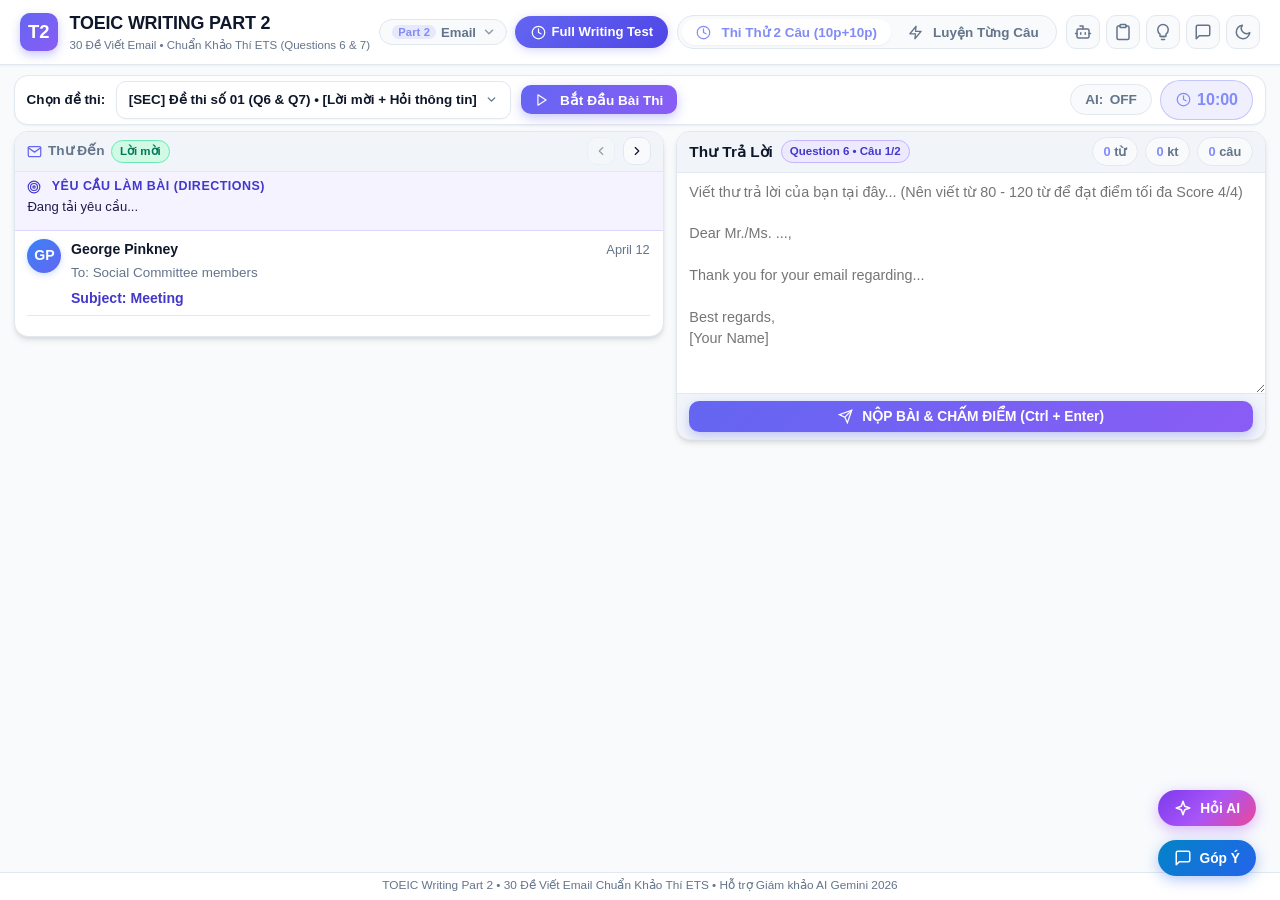
<file: toeic_writing_app/part2/index.html>
<!DOCTYPE html>
<html lang="vi" data-theme="light">
<head>
  <meta charset="UTF-8">
  <meta name="viewport" content="width=device-width, initial-scale=1.0">
  <title>TOEIC Writing Part 2 - Viết Email Trả Lời | 30 Đề Chuẩn Khảo Thí ETS</title>
  <meta name="description" content="Ứng dụng luyện thi TOEIC Writing Part 2 - Respond to a Written Request. 30 đề email chuẩn ETS, chấm điểm AI Gemini, thang 0-4.">
  <link rel="stylesheet" href="styles_p2.css">
</head>
<body>

  <!-- ====================================================================
       TOP APP HEADER
       ==================================================================== -->
  <header class="app-header">
    <div class="header-inner">
      <div class="brand-wrapper">
        <div class="brand-icon">T2</div>
        <div class="brand-text">
          <h1>TOEIC WRITING PART 2</h1>
          <span>30 Đề Viết Email • Chuẩn Khảo Thí ETS (Questions 6 & 7)</span>
        </div>
      </div>

      <!-- Top Bar Part Dropdown (3 parts) + Full Writing Test CTA -->
      <div class="nav-center">
        <div class="part-dropdown" id="partDropdown">
          <button type="button" class="part-dd-trigger" aria-haspopup="true" aria-expanded="false" data-dd-target="partDropdownMenu">
            <span class="part-dd-current">
              <span class="part-pill">Part 2</span>
              <span class="part-name">Email</span>
            </span>
            <svg class="dd-chevron" width="14" height="14" viewBox="0 0 24 24" fill="none" stroke="currentColor" stroke-width="2.5" stroke-linecap="round" stroke-linejoin="round"><polyline points="6 9 12 15 18 9"></polyline></svg>
          </button>
          <div class="part-dropdown-menu" id="partDropdownMenu" role="menu">
            <a href="../index.html" class="part-dd-item" role="menuitem" title="Part 1: Photos (Questions 1–5)">
              <span class="part-pill">Part 1</span>
              <span class="part-name">Photos</span>
              <span class="dd-check">✓</span>
            </a>
            <a href="./index.html" class="part-dd-item active" role="menuitem" title="Part 2: Email (Questions 6–7)">
              <span class="part-pill">Part 2</span>
              <span class="part-name">Email</span>
              <span class="dd-check">✓</span>
            </a>
            <a href="../part3/index.html" class="part-dd-item" role="menuitem" title="Part 3: Essay (Question 8)">
              <span class="part-pill">Part 3</span>
              <span class="part-name">Essay</span>
              <span class="dd-check">✓</span>
            </a>
          </div>
        </div>

        <a href="../fulltest/index.html" class="fulltest-cta" title="Thi thử TOEIC Writing Full Test — cả 3 phần (58 phút chuẩn ETS)">
          <svg width="15" height="15" viewBox="0 0 24 24" fill="none" stroke="currentColor" stroke-width="2" stroke-linecap="round" stroke-linejoin="round"><circle cx="12" cy="12" r="10"></circle><polyline points="12 6 12 12 16 14"></polyline></svg>
          <span class="ft-label">Full Writing Test</span>
          <span class="ft-short">Full 58'</span>
        </a>
      </div>

      <!-- Mode Switcher -->
      <nav class="mode-switcher" aria-label="Chế độ làm bài">
        <button id="modeFullBtn" class="mode-btn active" data-mode="full">
          <svg width="15" height="15" viewBox="0 0 24 24" fill="none" stroke="currentColor" stroke-width="2" stroke-linecap="round" stroke-linejoin="round" style="vertical-align: -2px; margin-right: 4px;"><circle cx="12" cy="12" r="10"></circle><polyline points="12 6 12 12 16 14"></polyline></svg>
          <span>Thi Thử 2 Câu (10p+10p)</span>
        </button>
        <button id="modePracticeBtn" class="mode-btn" data-mode="practice">
          <svg width="15" height="15" viewBox="0 0 24 24" fill="none" stroke="currentColor" stroke-width="2" stroke-linecap="round" stroke-linejoin="round" style="vertical-align: -2px; margin-right: 4px;"><polygon points="13 2 3 14 12 14 11 22 21 10 12 10 13 2"></polygon></svg>
          <span>Luyện Từng Câu</span>
        </button>
      </nav>

      <!-- Action buttons -->
      <div class="header-actions">
        <button id="aiConfigBtn" class="btn-icon" title="Cấu hình Giám Khảo AI (Gemini LLM)" aria-label="Cấu hình AI">
          <svg width="18" height="18" viewBox="0 0 24 24" fill="none" stroke="currentColor" stroke-width="2" stroke-linecap="round" stroke-linejoin="round"><path d="M12 8V4H8"></path><rect width="16" height="12" x="4" y="8" rx="2"></rect><path d="M2 14h2"></path><path d="M20 14h2"></path><path d="M15 13v2"></path><path d="M9 13v2"></path></svg>
        </button>
        <button id="rubricBtn" class="btn-icon" title="Thang điểm ETS Part 2 (Rubric 0-4)" aria-label="Thang điểm ETS">
          <svg width="18" height="18" viewBox="0 0 24 24" fill="none" stroke="currentColor" stroke-width="2" stroke-linecap="round" stroke-linejoin="round"><path d="M16 4h2a2 2 0 0 1 2 2v14a2 2 0 0 1-2 2H6a2 2 0 0 1-2-2V6a2 2 0 0 1 2-2h2"></path><rect x="8" y="2" width="8" height="4" rx="1" ry="1"></rect></svg>
        </button>
        <button id="tipsBtn" class="btn-icon" title="Bí kíp viết email Part 2" aria-label="Bí kíp viết email">
          <svg width="18" height="18" viewBox="0 0 24 24" fill="none" stroke="currentColor" stroke-width="2" stroke-linecap="round" stroke-linejoin="round"><path d="M9 18h6"></path><path d="M10 22h4"></path><path d="M12 2a7 7 0 0 0-7 7c0 2.38 1.19 4.47 3 5.74V17a1 1 0 0 0 1 1h6a1 1 0 0 0 1-1v-2.26c1.81-1.27 3-3.36 3-5.74a7 7 0 0 0-7-7z"></path></svg>
        </button>
        <button id="feedbackBtn" class="btn-icon" title="Góp ý & Hỗ trợ học viên" aria-label="Góp ý & Hỗ trợ">
          <svg width="18" height="18" viewBox="0 0 24 24" fill="none" stroke="currentColor" stroke-width="2" stroke-linecap="round" stroke-linejoin="round"><path d="M21 15a2 2 0 0 1-2 2H7l-4 4V5a2 2 0 0 1 2-2h14a2 2 0 0 1 2 2z"></path></svg>
        </button>
        <button id="themeToggleBtn" class="btn-icon" title="Chuyển Giao Diện Sáng / Tối" aria-label="Chuyển giao diện">
          <svg id="themeToggleIcon" width="18" height="18" viewBox="0 0 24 24" fill="none" stroke="currentColor" stroke-width="2" stroke-linecap="round" stroke-linejoin="round"><path d="M21 12.79A9 9 0 1 1 11.21 3 7 7 0 0 0 21 12.79z"></path></svg>
        </button>
      </div>
    </div>
  </header>

  <!-- ====================================================================
       MAIN CONTENT
       ==================================================================== -->
  <main class="app-main">
    <div class="container">

      <!-- ==================================================================
           TAB 1: FULL TEST SIMULATION (2 câu: Question 6 & 7 - mỗi câu 10 phút)
           ================================================================== -->
      <section id="fullTestTab" class="tab-content active">
        <!-- Control Bar -->
        <div class="test-select-bar">
          <div class="test-select-group">
            <label for="testSelect" style="font-weight: 700; font-size: 0.84rem; white-space: nowrap;">Chọn đề thi:</label>
            <select id="testSelect" class="custom-select" style="min-width: 220px;"></select>
            <button id="startTestBtn" class="btn btn-primary" style="padding: 0.4rem 0.85rem; font-size: 0.85rem; white-space: nowrap;">
              <svg width="14" height="14" viewBox="0 0 24 24" fill="none" stroke="currentColor" stroke-width="2" stroke-linecap="round" stroke-linejoin="round" style="vertical-align: -2px; margin-right: 4px;"><polygon points="5 3 19 12 5 21 5 3"></polygon></svg>
              <span>Bắt Đầu Bài Thi</span>
            </button>
          </div>

          <div style="display: flex; align-items: center; gap: 0.5rem; flex-shrink: 0;">
            <!-- AI Toggle Switch -->
            <button id="aiToggleSwitchFull" class="ai-toggle-switch active" title="Bật/Tắt chế độ chấm thi bằng AI Gemini">
              <span>AI:</span>
              <strong id="aiStatusTextFull">ON</strong>
            </button>

            <!-- Timer Widget: active question's 10:00 countdown -->
            <div style="display: flex; align-items: center; gap: 0.5rem;">
              <div id="timerWidget" class="timer-widget" title="Đồng hồ của câu đang làm (mỗi câu riêng 10 phút)">
                <svg width="15" height="15" viewBox="0 0 24 24" fill="none" stroke="currentColor" stroke-width="2" stroke-linecap="round" stroke-linejoin="round" style="vertical-align: -2px;"><circle cx="12" cy="12" r="10"></circle><polyline points="12 6 12 12 16 14"></polyline></svg>
                <span id="timerText">10:00</span>
              </div>
              <div class="test-timer-caption" id="testTimerCaption" style="display: none;"></div>
            </div>
          </div>
        </div>

        <!-- In-Progress Workspace -->
        <div id="testActiveWorkspace">
          <div class="test-grid">

            <!-- Left: Authentic Email Client -->
            <div class="email-viewer-card">
              <div class="email-window-bar" style="display: flex; align-items: center; justify-content: space-between; padding: 0.35rem 0.75rem;">
                <div style="display: flex; align-items: center; gap: 0.4rem;">
                  <svg width="15" height="15" viewBox="0 0 24 24" fill="none" stroke="currentColor" stroke-width="2" stroke-linecap="round" stroke-linejoin="round" style="color: var(--primary);"><path d="M4 4h16c1.1 0 2 .9 2 2v12c0 1.1-.9 2-2 2H4c-1.1 0-2-.9-2-2V6c0-1.1.9-2 2-2z"></path><polyline points="22,6 12,13 2,6"></polyline></svg>
                  <div class="email-window-title" style="font-weight: 700; font-size: 0.85rem;">Thư Đến</div>
                  <span id="testSecBadge" class="sec-tag" style="display: none;">SEC</span>
                  <span id="testCategoryBadge" class="task-badge matched">Lời mời</span>
                </div>

                <!-- Nav Buttons & Palette (Q6, Q7) on Header -->
                <div style="display: flex; align-items: center; gap: 0.25rem;">
                  <button id="testPrevBtn" class="btn btn-outline btn-nav-icon" disabled style="width: 28px; height: 28px; min-width: 28px;" title="Câu trước (Ctrl + Left)">
                    <svg width="14" height="14" viewBox="0 0 24 24" fill="none" stroke="currentColor" stroke-width="2" stroke-linecap="round" stroke-linejoin="round"><polyline points="15 18 9 12 15 6"></polyline></svg>
                  </button>
                  <div id="testPalette" class="test-palette" style="display: flex; gap: 0.2rem;"></div>
                  <button id="testNextBtn" class="btn btn-outline btn-nav-icon" style="width: 28px; height: 28px; min-width: 28px;" title="Câu tiếp theo (Ctrl + Right)">
                    <svg width="14" height="14" viewBox="0 0 24 24" fill="none" stroke="currentColor" stroke-width="2" stroke-linecap="round" stroke-linejoin="round"><polyline points="9 18 15 12 9 6"></polyline></svg>
                  </button>
                </div>
              </div>

              <!-- Top Directions Banner (Mission brief) -->
              <div class="directions-banner">
                <div class="directions-banner-header">
                  <svg width="14" height="14" viewBox="0 0 24 24" fill="none" stroke="currentColor" stroke-width="2" stroke-linecap="round" stroke-linejoin="round" style="vertical-align: -2px; margin-right: 4px;"><circle cx="12" cy="12" r="10"></circle><circle cx="12" cy="12" r="6"></circle><circle cx="12" cy="12" r="2"></circle></svg>
                  <span>Yêu cầu làm bài (Directions)</span>
                </div>
                <p id="testDirectionsText">Đang tải yêu cầu...</p>
                <div id="testTaskBadges" class="task-badges"></div>
              </div>

              <!-- Email Content -->
              <div class="email-client-body">
                <div class="email-meta-header">
                  <div class="sender-avatar" id="testSenderAvatar">GP</div>
                  <div class="email-meta-details">
                    <div class="email-sender-line">
                      <span class="sender-name" id="testEmailFrom">George Pinkney</span>
                      <span class="email-date" id="testEmailDate">April 12</span>
                    </div>
                    <div class="email-recipient">To: <span id="testEmailTo">Social Committee members</span></div>
                    <div class="email-subject-line">Subject: <span id="testEmailSubject">Meeting</span></div>
                  </div>
                </div>
                <div id="testEmailBody" class="email-body-content"></div>
              </div>
            </div>

            <!-- Right: Response Editor -->
            <div class="response-area-card">
              <div class="response-card-header">
                <div class="response-title">
                  <span>Thư Trả Lời</span>
                  <span id="testQuestionBadge" class="task-badge">Question 6 • Câu 1/2</span>
                </div>
                <div class="word-count-pills">
                  <div class="count-pill"><strong id="testWordCount">0</strong> từ</div>
                  <div class="count-pill"><strong id="testCharCount">0</strong> kt</div>
                  <div class="count-pill"><strong id="testSentenceCount">0</strong> câu</div>
                </div>
              </div>

              <textarea
                id="testTextarea"
                class="writing-textarea"
                placeholder="Viết thư trả lời của bạn tại đây... (Nên viết từ 80 - 120 từ để đạt điểm tối đa Score 4/4)&#10;&#10;Dear Mr./Ms. ...,&#10;&#10;Thank you for your email regarding...&#10;&#10;Best regards,&#10;[Your Name]"
                spellcheck="true"
              ></textarea>

              <!-- Test Submit Button inside Editor Card -->
              <div style="padding: 0.45rem 0.75rem; background: var(--bg-subtle); border-top: 1px solid var(--border-color);">
                <button id="testSubmitBtn" class="btn btn-primary" style="width: 100%; padding: 0.45rem 1rem; font-size: 0.86rem; font-weight: 700; display: flex; align-items: center; justify-content: center; gap: 0.4rem;" title="Nộp bài và nhận điểm (Ctrl + Enter)">
                  <svg width="15" height="15" viewBox="0 0 24 24" fill="none" stroke="currentColor" stroke-width="2" style="vertical-align: -2px; margin-right: 3px;"><path d="M22 2 11 13"></path><polygon points="22 2 15 22 11 13 2 9 22 2"></polygon></svg>
                  <span>NỘP BÀI & CHẤM ĐIỂM (Ctrl + Enter)</span>
                </button>
              </div>
            </div>

          </div>
        </div>

        <!-- Full Test Report View -->
        <div id="testReportView" style="display: none;">
          <div class="report-card">
            <div class="report-header">
              <div class="report-score-circle">
                <span id="reportScoreNumber">0 / 8</span>
              </div>
              <span id="reportBadge" class="score-badge"></span>
              <p id="reportSummaryText" style="margin-top: 0.75rem; font-size: 1.05rem; color: var(--text-muted);"></p>
            </div>
            <div id="reportQuestionsList" class="report-questions"></div>
            <div class="report-actions">
              <button id="reportRetakeBtn" class="btn btn-outline">
                <svg width="15" height="15" viewBox="0 0 24 24" fill="none" stroke="currentColor" stroke-width="2" style="vertical-align: -2px; margin-right: 4px;"><path d="M3 12a9 9 0 0 1 9-9 9.75 9.75 0 0 1 6.74 2.74L21 8"></path><path d="M21 3v5h-5"></path><path d="M21 12a9 9 0 0 1-9 9 9.75 9.75 0 0 1-6.74-2.74L3 16"></path><path d="M8 16H3v5"></path></svg>
                <span>Làm Lại Đề Này</span>
              </button>
              <button id="reportNextTestBtn" class="btn btn-primary">
                <span>Sang Đề Tiếp Theo</span>
                <svg width="15" height="15" viewBox="0 0 24 24" fill="none" stroke="currentColor" stroke-width="2" style="vertical-align: -2px; margin-left: 4px;"><polyline points="9 18 15 12 9 6"></polyline></svg>
              </button>
            </div>
          </div>
        </div>
      </section>

      <!-- ==================================================================
           TAB 2: INSTANT PRACTICE MODE (Luyện từng câu)
           ================================================================== -->
      <section id="practiceTab" class="tab-content">
        <!-- Control Bar -->
        <div class="practice-controls-bar">
          <div class="practice-filter-group">
            <label for="practiceCategoryFilter" style="font-weight: 700; font-size: 0.88rem;">Bộ đề & Chủ đề:</label>
            <select id="practiceCategoryFilter" class="custom-select">
              <option value="all">Tất cả 30 đề</option>
              <option value="sec">Bộ Đề SEC (10 Câu Mới)</option>
              <option value="core">Bộ 20 Đề Luyện Tập Cơ Bản</option>
              <option value="invitation">Lời mời (Invitation)</option>
              <option value="inquiry">Hỏi thông tin (Inquiry)</option>
              <option value="complaint">Khiếu nại (Complaint)</option>
              <option value="booking">Đặt chỗ (Booking)</option>
              <option value="job">Tuyển dụng / Ứng tuyển (Job)</option>
              <option value="service">Hỗ trợ khách hàng (Service)</option>
              <option value="welcome">Chào đón / Onboarding (Welcome)</option>
              <option value="feedback">Khảo sát / Phản hồi (Feedback)</option>
            </select>

            <label for="practiceQuestionSelect" style="font-weight: 700; font-size: 0.88rem;">Chọn câu:</label>
            <select id="practiceQuestionSelect" class="custom-select" style="flex: 1; min-width: 280px; max-width: 380px;"></select>

            <button id="practiceRandomBtn" class="btn btn-outline" title="Chọn ngẫu nhiên 1 câu">
              <svg width="14" height="14" viewBox="0 0 24 24" fill="none" stroke="currentColor" stroke-width="2" style="vertical-align: -2px; margin-right: 4px;"><rect width="18" height="18" x="3" y="3" rx="2"></rect><circle cx="8.5" cy="8.5" r="1.5" fill="currentColor"></circle><circle cx="15.5" cy="15.5" r="1.5" fill="currentColor"></circle></svg>
              <span>Ngẫu nhiên</span>
            </button>
          </div>

          <div style="display: flex; align-items: center; gap: 0.75rem;">
            <button id="aiToggleSwitch" class="ai-toggle-switch active" title="Bật/Tắt chế độ chấm thi bằng AI Gemini">
              <span>AI:</span>
              <strong id="aiStatusText">ON</strong>
            </button>
          </div>
        </div>

        <!-- Practice Workspace -->
        <div class="practice-grid">

          <!-- Left: Email Client -->
          <div class="email-viewer-card">
            <div class="email-window-bar">
              <div style="display: flex; align-items: center; gap: 0.4rem;">
                <svg width="15" height="15" viewBox="0 0 24 24" fill="none" stroke="currentColor" stroke-width="2" stroke-linecap="round" stroke-linejoin="round" style="color: var(--primary);"><path d="M4 4h16c1.1 0 2 .9 2 2v12c0 1.1-.9 2-2 2H4c-1.1 0-2-.9-2-2V6c0-1.1.9-2 2-2z"></path><polyline points="22,6 12,13 2,6"></polyline></svg>
                <div class="email-window-title">Thư Cần Trả Lời (Practice)</div>
              </div>
              <div style="display: flex; gap: 0.4rem; align-items: center;">
                <span id="practiceSecBadge" class="sec-tag" style="display: none;">SEC</span>
                <span id="practiceCategoryBadge" class="task-badge matched">Chủ đề</span>
              </div>
            </div>

            <!-- Top Directions Banner -->
            <div class="directions-banner">
              <div class="directions-banner-header">
                <svg width="15" height="15" viewBox="0 0 24 24" fill="none" stroke="currentColor" stroke-width="2" stroke-linecap="round" stroke-linejoin="round" style="vertical-align: -2px; margin-right: 4px;"><circle cx="12" cy="12" r="10"></circle><circle cx="12" cy="12" r="6"></circle><circle cx="12" cy="12" r="2"></circle></svg>
                <span>Yêu cầu làm bài (Directions)</span>
              </div>
              <p id="practiceDirectionsText">Đang tải...</p>
              <div id="practiceTaskBadges" class="task-badges"></div>
            </div>

            <!-- Email Content -->
            <div class="email-client-body">
              <div class="email-meta-header">
                <div class="sender-avatar" id="practiceSenderAvatar">GP</div>
                <div class="email-meta-details">
                  <div class="email-sender-line">
                    <span class="sender-name" id="practiceEmailFrom">George Pinkney</span>
                    <span class="email-date" id="practiceEmailDate">April 12</span>
                  </div>
                  <div class="email-recipient">To: <span id="practiceEmailTo">Social Committee members</span></div>
                  <div class="email-subject-line">Subject: <span id="practiceEmailSubject">Meeting</span></div>
                </div>
              </div>
              <div id="practiceEmailBody" class="email-body-content"></div>
            </div>
          </div>

          <!-- Right: Editor & Feedback -->
          <div class="response-area-card">
            <div class="response-card-header">
              <div class="response-title">
                <span>Soạn Thư Trả Lời</span>
                <span id="practiceQuestionBadge" class="task-badge">Câu 1/30</span>
              </div>
              <div class="word-count-pills">
                <div class="count-pill"><strong id="practiceWordCount">0</strong> từ</div>
                <div class="count-pill"><strong id="practiceCharCount">0</strong> kt</div>
                <div class="count-pill"><strong id="practiceSentenceCount">0</strong> câu</div>
              </div>
            </div>

            <textarea
              id="practiceTextarea"
              class="writing-textarea"
              placeholder="Soạn email của bạn tại đây... (Đạt chuẩn 80-120 từ để nhận điểm tối đa Score 4/4)&#10;&#10;Dear Mr./Ms. ...,&#10;&#10;Thank you for your email regarding...&#10;&#10;Best regards,&#10;[Your Name]"
              spellcheck="true"
            ></textarea>

            <!-- Actions Bar: All in 1 single row -->
            <div class="test-bottom-bar" style="padding: 0.45rem 0.75rem;">
              <div class="practice-actions-row" style="display: flex; gap: 0.35rem; align-items: center; justify-content: space-between; width: 100%; flex-wrap: nowrap;">
                <div style="display: flex; gap: 0.35rem; align-items: center; flex: 1; min-width: 0;">
                  <button id="checkAnswerBtn" class="btn btn-primary" style="font-size: 0.82rem; padding: 0.4rem 0.65rem; white-space: nowrap;" title="Chấm điểm bài viết ngay (Ctrl + Enter)">
                    <svg width="14" height="14" viewBox="0 0 24 24" fill="none" stroke="currentColor" stroke-width="2" stroke-linecap="round" stroke-linejoin="round" style="vertical-align: -2px; margin-right: 3px;"><polygon points="13 2 3 14 12 14 11 22 21 10 12 10 13 2"></polygon></svg>
                    <span>Chấm Điểm (Ctrl+Enter)</span>
                  </button>
                  <button id="showAnswerBtn" class="btn btn-outline" style="font-size: 0.82rem; padding: 0.4rem 0.65rem; white-space: nowrap;" title="Xem bài mẫu chuẩn ETS Score 4/4">
                    <svg width="14" height="14" viewBox="0 0 24 24" fill="none" stroke="currentColor" stroke-width="2" stroke-linecap="round" stroke-linejoin="round" style="vertical-align: -2px; margin-right: 3px;"><path d="M2 12s3-7 10-7 10 7 10 7-3 7-10 7-10-7-10-7Z"></path><circle cx="12" cy="12" r="3"></circle></svg>
                    <span>Xem Bài Mẫu</span>
                  </button>
                  <button id="clearPracticeBtn" class="btn btn-outline" style="font-size: 0.82rem; padding: 0.4rem 0.55rem; white-space: nowrap;" title="Xoá nội dung để viết lại">
                    <svg width="14" height="14" viewBox="0 0 24 24" fill="none" stroke="currentColor" stroke-width="2" style="vertical-align: -2px;"><path d="M3 6h18"></path><path d="M19 6v14c0 1-1 2-2 2H7c-1 0-2-1-2-2V6"></path><path d="M8 6V4c0-1 1-2 2-2h4c1 0 2 1 2 2v2"></path></svg>
                    <span>Xoá</span>
                  </button>
                </div>
                <div style="display: flex; gap: 0.3rem; align-items: center; flex-shrink: 0;">
                  <button id="practicePrevBtn" class="btn btn-outline btn-nav-icon" style="width: 34px; height: 34px; min-width: 34px;" title="Lùi về câu trước (Ctrl + Left)">
                    <svg width="15" height="15" viewBox="0 0 24 24" fill="none" stroke="currentColor" stroke-width="2" stroke-linecap="round" stroke-linejoin="round"><polyline points="15 18 9 12 15 6"></polyline></svg>
                  </button>
                  <button id="practiceNextBtn" class="btn btn-outline btn-nav-icon" style="width: 34px; height: 34px; min-width: 34px;" title="Sang câu tiếp theo (Ctrl + Right)">
                    <svg width="15" height="15" viewBox="0 0 24 24" fill="none" stroke="currentColor" stroke-width="2" stroke-linecap="round" stroke-linejoin="round"><polyline points="9 18 15 12 9 6"></polyline></svg>
                  </button>
                </div>
              </div>
            </div>

            <!-- Instant Feedback Box -->
            <div id="instantFeedbackBox" class="feedback-box" style="display: none;">
              <div class="feedback-header">
                <span id="feedbackScoreBadge" class="score-badge"></span>
                <span id="feedbackLabel" style="font-weight: 700; font-size: 1rem;"></span>
              </div>

              <!-- Task Completion Checklist -->
              <div id="feedbackTaskCompletion" class="task-completion-box"></div>

              <!-- 4 ETS Criteria List -->
              <ul id="feedbackCriteria" class="criteria-list"></ul>

              <!-- Detailed Feedback & Grammar -->
              <div id="feedbackMessages" class="feedback-messages"></div>

              <!-- AI Native Rewrite Box -->
              <div id="feedbackImprovedBox" class="improved-version-box" style="display: none;">
                <h4 style="display: flex; align-items: center; gap: 6px;">
                  <svg width="16" height="16" viewBox="0 0 24 24" fill="none" stroke="currentColor" stroke-width="2"><path d="m12 3-1.912 5.813a2 2 0 0 1-1.275 1.275L3 12l5.813 1.912a2 2 0 0 1 1.275 1.275L12 21l1.912-5.813a2 2 0 0 1 1.275-1.275L21 12l-5.813-1.912a2 2 0 0 1-1.275-1.275L12 3Z"></path></svg>
                  <span>Gợi Ý Viết Lại Chuẩn Bản Xứ (Giám khảo AI Gemini):</span>
                </h4>
                <div id="feedbackImprovedText" class="improved-text"></div>
              </div>

              <!-- Sample Answer Box -->
              <div id="feedbackSampleBox" class="sample-answer-box" style="display: none;">
                <div style="display: flex; justify-content: space-between; align-items: center;">
                  <strong style="display: flex; align-items: center; gap: 6px;">
                    <svg width="16" height="16" viewBox="0 0 24 24" fill="none" stroke="currentColor" stroke-width="2"><path d="M9 18h6"></path><path d="M10 22h4"></path><path d="M12 2a7 7 0 0 0-7 7c0 2.38 1.19 4.47 3 5.74V17a1 1 0 0 0 1 1h6a1 1 0 0 0 1-1v-2.26c1.81-1.27 3-3.36 3-5.74a7 7 0 0 0-7-7z"></path></svg>
                    <span>BÀI MẪU SCORE 4/4 THAM KHẢO:</span>
                  </strong>
                  <button id="toggleSampleBtn" class="btn btn-outline" style="padding: 0.25rem 0.6rem; font-size: 0.78rem;">Ẩn/Hiện</button>
                </div>
                <div id="feedbackSampleText" class="sample-text"></div>
              </div>
            </div>

          </div>
        </div>
      </section>

    </div>
  </main>

  <footer class="app-footer">
    <p>TOEIC Writing Part 2 • 30 Đề Viết Email Chuẩn Khảo Thí ETS • Hỗ trợ Giám khảo AI Gemini 2026</p>
  </footer>

  <!-- ====================================================================
       MODAL 1: ETS PART 2 SCORING RUBRIC
       ==================================================================== -->
  <div id="rubricModal" class="modal-overlay">
    <div class="modal-box" style="max-width: 680px;">
      <div class="modal-header">
        <h3 class="modal-title" style="display: flex; align-items: center; gap: 8px;">
          <svg width="18" height="18" viewBox="0 0 24 24" fill="none" stroke="currentColor" stroke-width="2"><path d="M16 4h2a2 2 0 0 1 2 2v14a2 2 0 0 1-2 2H6a2 2 0 0 1-2-2V6a2 2 0 0 1 2-2h2"></path><rect x="8" y="2" width="8" height="4" rx="1" ry="1"></rect></svg>
          <span>Tiêu Chí Chấm Điểm TOEIC Writing Part 2</span>
        </h3>
        <button class="close-btn" data-close="rubricModal">&times;</button>
      </div>
      <div>
        <table class="rubric-table">
          <thead>
            <tr>
              <th style="width: 100px;">Thang Điểm</th>
              <th>Tiêu Chí Đánh Giá (Chuẩn Khảo Thí)</th>
            </tr>
          </thead>
          <tbody>
            <tr class="rubric-4">
              <td>Score 4<br><small style="color: var(--text-muted); font-size: 0.75rem;">(Xuất sắc)</small></td>
              <td>
                • Bài viết <strong>hoàn toàn đầy đủ</strong>, trả lời tất cả yêu cầu của đề bài.<br>
                • <strong>Tổ chức câu logic, mạch lạc</strong>, dùng từ nối hợp lý.<br>
                • <strong>Giọng điệu phù hợp</strong> với người nhận thư.<br>
                • Có thể có <strong>lỗi nhỏ về ngữ pháp</strong>, nhưng <strong>không làm sai nghĩa</strong>.
              </td>
            </tr>
            <tr class="rubric-3">
              <td>Score 3<br><small style="color: var(--text-muted); font-size: 0.75rem;">(Tốt)</small></td>
              <td>
                • Bài viết <strong>khá tốt</strong>, nhưng <strong>thiếu 1 yêu cầu</strong> của đề bài.<br>
                • Có dùng từ nối, có chút logic trong tổ chức bài.<br>
                • Thể hiện <strong>nhận thức một phần về người đọc</strong>.<br>
                • Có <strong>lỗi ngữ pháp rõ ràng</strong>, có thể có <strong>1 câu gây khó hiểu</strong>.
              </td>
            </tr>
            <tr class="rubric-2">
              <td>Score 2<br><small style="color: var(--text-muted); font-size: 0.75rem;">(Cần cải thiện)</small></td>
              <td>
                • Chỉ trả lời được <strong>1 yêu cầu</strong>, hoặc <strong>trả lời không đủ/không rõ 2–3 yêu cầu</strong>.<br>
                • <strong>Liên kết ý mờ nhạt</strong> hoặc không rõ ràng.<br>
                • <strong>Không quan tâm đến đối tượng người đọc</strong>.<br>
                • <strong>Lỗi ngữ pháp nhiều</strong>, ảnh hưởng đến hơn 1 câu.
              </td>
            </tr>
            <tr class="rubric-1">
              <td>Score 1<br><small style="color: var(--text-muted); font-size: 0.75rem;">(Yếu)</small></td>
              <td>
                • <strong>Không trả lời đúng yêu cầu nào</strong>, hoặc chỉ viết <strong>nội dung không liên quan</strong>.<br>
                • <strong>Không có kết nối ý</strong>, giọng điệu không phù hợp.<br>
                • <strong>Lỗi ngữ pháp nghiêm trọng</strong>, lặp lại nhiều làm người đọc <strong>khó hiểu phần lớn nội dung</strong>.
              </td>
            </tr>
            <tr class="rubric-0">
              <td>Score 0<br><small style="color: var(--text-muted); font-size: 0.75rem;">(Chưa đạt)</small></td>
              <td>
                • Bài viết <strong>sao chép từ đề bài</strong>, hoặc <strong>không liên quan</strong>, <strong>không viết bằng tiếng Anh</strong>, chỉ gõ linh tinh hoặc <strong>bỏ trống</strong>.
              </td>
            </tr>
          </tbody>
        </table>
      </div>
    </div>
  </div>

  <!-- ====================================================================
       MODAL 2: TIPS FOR EMAIL WRITING
       ==================================================================== -->
  <div id="tipsModal" class="modal-overlay">
    <div class="modal-box" style="max-width: 580px;">
      <div class="modal-header">
        <h3 class="modal-title" style="display: flex; align-items: center; gap: 8px;">
          <svg width="18" height="18" viewBox="0 0 24 24" fill="none" stroke="currentColor" stroke-width="2"><path d="M9 18h6"></path><path d="M10 22h4"></path><path d="M12 2a7 7 0 0 0-7 7c0 2.38 1.19 4.47 3 5.74V17a1 1 0 0 0 1 1h6a1 1 0 0 0 1-1v-2.26c1.81-1.27 3-3.36 3-5.74a7 7 0 0 0-7-7z"></path></svg>
          <span>Bí Kíp Đạt Điểm Tối Đa Score 4/4</span>
        </h3>
        <button class="close-btn" data-close="tipsModal">&times;</button>
      </div>
      <div style="font-size: 0.92rem; line-height: 1.65;">
        <h4 style="color: #818cf8; margin-bottom: 0.4rem;">1. Cấu trúc chuẩn 5 phần của một Email công sở:</h4>
        <ul style="margin-left: 1.25rem; margin-bottom: 0.85rem;">
          <li><strong>Lời chào (Salutation):</strong> <code>Dear Mr./Ms. [Họ]</code> hoặc <code>Dear [Tên]</code>.</li>
          <li><strong>Mở đầu (Opening):</strong> Cảm ơn hoặc nêu lý do viết thư (<code>Thank you for your email regarding...</code>).</li>
          <li><strong>Thân bài (Body):</strong> Trả lời <strong>chính xác từng yêu cầu</strong> (hỏi câu hỏi, đưa đề xuất, giải thích sự cố).</li>
          <li><strong>Kết thúc (Closing remark):</strong> <code>Please let me know if you need any further information.</code></li>
          <li><strong>Ký tên (Sign-off):</strong> <code>Sincerely,</code> hoặc <code>Best regards,</code> + Tên bạn.</li>
        </ul>

        <h4 style="color: #818cf8; margin-bottom: 0.4rem;">2. Chiến lược xử lý yêu cầu:</h4>
        <ul style="margin-left: 1.25rem; margin-bottom: 0.85rem;">
          <li><strong>Khi đề yêu cầu "ask TWO questions":</strong> Dùng câu hỏi gián tiếp lịch sự: <code>Could you please let me know...?</code> và <code>I would also like to ask whether...</code></li>
          <li><strong>Khi đề yêu cầu "make suggestions":</strong> Dùng: <code>I would suggest that we...</code> hoặc <code>How about...?</code></li>
          <li><strong>Khi đề yêu cầu "explain problem":</strong> Trình bày rõ nguyên nhân: <code>Unfortunately, I am unable to attend because...</code></li>
        </ul>

        <h4 style="color: #818cf8; margin-bottom: 0.4rem;">3. Thời gian & độ dài vàng:</h4>
        <p>10 phút mỗi câu. Hãy dành 1–2 phút đọc đề và xác định các yêu cầu, 6 phút viết (khoảng 80–120 từ), và 2 phút soát lỗi ngữ pháp/chính tả.</p>
      </div>
    </div>
  </div>

  <!-- ====================================================================
       MODAL 3: SUBMIT CONFIRMATION
       ==================================================================== -->
  <div id="submitModal" class="modal-overlay">
    <div class="modal-box" style="max-width: 480px;">
      <div class="modal-header">
        <h3 class="modal-title" style="display: flex; align-items: center; gap: 8px;">
          <svg width="18" height="18" viewBox="0 0 24 24" fill="none" stroke="currentColor" stroke-width="2"><path d="M22 2 11 13"></path><polygon points="22 2 15 22 11 13 2 9 22 2"></polygon></svg>
          <span>Xác Nhận Nộp Bài Thi</span>
        </h3>
        <button class="close-btn" data-close="submitModal">&times;</button>
      </div>
      <div style="font-size: 0.94rem; line-height: 1.6;">
        <p id="submitWarningText" style="margin-bottom: 1rem;"></p>
        <div id="submitAiNotice" style="padding: 0.75rem 1rem; border-radius: var(--radius-md); font-size: 0.88rem; margin-bottom: 1.25rem;"></div>
        <div style="display: flex; justify-content: flex-end; gap: 0.75rem;">
          <button id="cancelSubmitBtn" class="btn btn-outline">Quay Lại Làm Tiếp</button>
          <button id="confirmSubmitBtn" class="btn btn-primary">Đồng Ý Nộp Bài</button>
        </div>
      </div>
    </div>
  </div>

  <!-- ====================================================================
       MODAL 4: GEMINI AI EXAMINER CONFIGURATION
       ==================================================================== -->
  <div id="aiConfigModal" class="modal-overlay">
    <div class="modal-box" style="max-width: 520px;">
      <div class="modal-header">
        <h3 class="modal-title" style="display: flex; align-items: center; gap: 8px;">
          <svg width="18" height="18" viewBox="0 0 24 24" fill="none" stroke="currentColor" stroke-width="2"><path d="M12 8V4H8"></path><rect width="16" height="12" x="4" y="8" rx="2"></rect><path d="M2 14h2"></path><path d="M20 14h2"></path><path d="M15 13v2"></path><path d="M9 13v2"></path></svg>
          <span>Cấu Hình Giám Khảo AI (Google Gemini)</span>
        </h3>
        <button class="close-btn" data-close="aiConfigModal">&times;</button>
      </div>
      <div style="font-size: 0.92rem; line-height: 1.6;">
        <p style="color: var(--text-muted); margin-bottom: 0.85rem;">
          Hệ thống đã <strong>tích hợp sẵn Gemini API Key miễn phí</strong>. Bạn có thể lưu key cá nhân hoặc đổi mô hình theo ý muốn.
        </p>

        <div style="margin-bottom: 1rem;">
          <label for="aiApiKeyInput" style="display: block; font-weight: 700; margin-bottom: 0.35rem;">
            Google Gemini API Key:
          </label>
          <input
            type="password"
            id="aiApiKeyInput"
            class="custom-select"
            style="width: 100%; font-family: monospace; font-size: 0.9rem;"
            placeholder="Dán API Key cá nhân (để trống nếu dùng Key chung mặc định)..."
          >
          <div style="font-size: 0.78rem; color: var(--text-muted); margin-top: 0.35rem;">
            <strong>Bảo mật 100%:</strong> Lưu trực tiếp trên LocalStorage.<br>
            Nhận API Key cá nhân miễn phí tại: <a href="https://aistudio.google.com/app/apikey" target="_blank" rel="noopener" style="color: var(--primary); font-weight: 600;">Google AI Studio</a>
          </div>
        </div>

        <div style="margin-bottom: 1.25rem;">
          <label for="aiModelSelect" style="display: block; font-weight: 700; margin-bottom: 0.35rem;">
            Mô hình AI:
          </label>
          <select id="aiModelSelect" class="custom-select" style="width: 100%;">
            <option value="gemini-flash-lite-latest" selected>Gemini Flash-Lite Latest (Nhanh & Ổn định nhất)</option>
            <option value="gemini-3.5-flash-lite">Gemini 3.5 Flash-Lite (Chuẩn ETS - 1.2s)</option>
            <option value="gemini-3.7-flash">Gemini 3.7 Flash (Mô hình thông minh mới)</option>
            <option value="gemini-3.6-flash">Gemini 3.6 Flash</option>
            <option value="gemini-3.1-flash-lite">Gemini 3.1 Flash-Lite</option>
          </select>
        </div>

        <div style="display: flex; gap: 0.6rem; align-items: center; justify-content: space-between; flex-wrap: wrap;">
          <div style="display: flex; gap: 0.5rem;">
            <button id="saveAiConfigBtn" class="btn btn-primary">Lưu & Bật AI</button>
            <button id="testAiConfigBtn" class="btn btn-outline">Kiểm Tra Kết Nối</button>
          </div>
          <button id="clearAiConfigBtn" class="btn btn-outline" style="color: var(--danger); border-color: rgba(239, 68, 68, 0.4);">
            Xoá Key
          </button>
        </div>

        <div id="aiTestStatus" style="margin-top: 1rem; display: none;"></div>
      </div>
    </div>
  </div>

  <!-- ====================================================================
       MODAL 5: USER FEEDBACK & DIRECT SUPPORT
       ==================================================================== -->
  <div id="feedbackModal" class="modal-overlay">
    <div class="modal-box feedback-modal-box">
      <div class="modal-header">
        <h3 class="modal-title" style="display: flex; align-items: center; gap: 8px;">
          <svg width="20" height="20" viewBox="0 0 24 24" fill="none" stroke="currentColor" stroke-width="2" stroke-linecap="round" stroke-linejoin="round"><path d="M21 15a2 2 0 0 1-2 2H7l-4 4V5a2 2 0 0 1 2-2h14a2 2 0 0 1 2 2z"></path></svg>
          <span>Góp Ý & Hỗ Trợ Học Viên</span>
        </h3>
        <button class="close-btn" data-close="feedbackModal">&times;</button>
      </div>

      <div class="feedback-modal-body">
        <!-- Direct 1-1 Support Channels -->
        <div class="feedback-channels-card">
          <div class="feedback-channels-title">Kênh hỗ trợ trực tiếp 1-1:</div>
          <div class="feedback-channels-grid">
            <a href="https://zalo.me/0968433689" target="_blank" rel="noopener" class="feedback-channel-btn zalo-btn">
              <svg width="18" height="18" viewBox="0 0 24 24" fill="none" stroke="currentColor" stroke-width="2"><path d="M22 16.92v3a2 2 0 0 1-2.18 2 19.79 19.79 0 0 1-8.63-3.07 19.5 19.5 0 0 1-6-6 19.79 19.79 0 0 1-3.07-8.67A2 2 0 0 1 4.11 2h3a2 2 0 0 1 2 1.72 12.84 12.84 0 0 0 .7 2.81 2 2 0 0 1-.45 2.11L8.09 9.91a16 16 0 0 0 6 6l1.27-1.27a2 2 0 0 1 2.11-.45 12.84 12.84 0 0 0 2.81.7A2 2 0 0 1 22 16.92z"></path></svg>
              <span>Nhắn Zalo: 0968.433.689</span>
            </a>
            <a href="https://www.facebook.com/LBDBDFTP" target="_blank" rel="noopener" class="feedback-channel-btn facebook-btn">
              <svg width="18" height="18" viewBox="0 0 24 24" fill="none" stroke="currentColor" stroke-width="2"><path d="M18 2h-3a5 5 0 0 0-5 5v3H7v4h3v8h4v-8h3l1-4h-4V7a1 1 0 0 1 1-1h3z"></path></svg>
              <span>Facebook Admin / Page</span>
            </a>
          </div>
        </div>

        <div class="feedback-divider">
          <span>hoặc gửi phản hồi nhanh về hệ thống</span>
        </div>

        <!-- Fast Feedback Form -->
        <form id="feedbackForm" class="feedback-form" onsubmit="return false;">
          <div class="form-group" style="margin-bottom: 0.85rem;">
            <label for="feedbackType" style="display: block; font-weight: 700; font-size: 0.86rem; margin-bottom: 0.35rem;">
              Loại góp ý:
            </label>
            <select id="feedbackType" class="custom-select" style="width: 100%;">
              <option value="bug">Báo lỗi câu hỏi / Đề thi / Đáp án</option>
              <option value="ai_quality">Góp ý chất lượng chấm điểm AI</option>
              <option value="feature">Đề xuất tính năng mới</option>
              <option value="other">Ý kiến đóng góp khác</option>
            </select>
          </div>

          <div class="form-group" style="margin-bottom: 0.85rem;">
            <label for="feedbackContext" style="display: block; font-weight: 700; font-size: 0.86rem; margin-bottom: 0.35rem;">
              Vị trí câu hỏi liên quan:
            </label>
            <input 
              type="text" 
              id="feedbackContext" 
              class="writing-textarea" 
              style="min-height: auto; height: 38px; padding: 0.45rem 0.75rem; font-size: 0.88rem;" 
              placeholder="VD: Part 2 • Câu 5 / ID #5"
            >
          </div>

          <div class="form-group" style="margin-bottom: 0.85rem;">
            <label for="feedbackContent" style="display: block; font-weight: 700; font-size: 0.86rem; margin-bottom: 0.35rem;">
              Nội dung góp ý chi tiết: <span style="color: var(--danger); font-weight: normal;">*</span>
            </label>
            <textarea 
              id="feedbackContent" 
              class="writing-textarea" 
              rows="3" 
              style="min-height: 80px; padding: 0.5rem 0.75rem; font-size: 0.88rem; width: 100%;" 
              placeholder="Nhập nội dung bạn muốn góp ý hoặc thông tin lỗi..."
              required
            ></textarea>
          </div>

          <div class="form-group" style="margin-bottom: 1.1rem;">
            <label for="feedbackContact" style="display: block; font-weight: 700; font-size: 0.86rem; margin-bottom: 0.35rem;">
              Thông tin liên hệ (tuỳ chọn - để nhận phản hồi):
            </label>
            <input 
              type="text" 
              id="feedbackContact" 
              class="writing-textarea" 
              style="min-height: auto; height: 38px; padding: 0.45rem 0.75rem; font-size: 0.88rem;" 
              placeholder="Email / Số điện thoại / Zalo của bạn..."
            >
          </div>

          <div style="display: flex; gap: 0.6rem; justify-content: flex-end;">
            <button type="button" class="btn btn-outline close-btn" data-close="feedbackModal" style="padding: 0.45rem 0.9rem;">
              Đóng
            </button>
            <button type="submit" id="submitFeedbackBtn" class="btn btn-primary" style="padding: 0.45rem 1.2rem;">
              <svg width="15" height="15" viewBox="0 0 24 24" fill="none" stroke="currentColor" stroke-width="2" stroke-linecap="round" stroke-linejoin="round" style="vertical-align: -2px; margin-right: 4px;"><line x1="22" y1="2" x2="11" y2="13"></line><polygon points="22 2 15 22 11 13 2 9 22 2"></polygon></svg>
              <span>Gửi Góp Ý</span>
            </button>
          </div>
        </form>

        <div id="feedbackStatus" style="margin-top: 0.85rem; display: none;"></div>
      </div>
    </div>
  </div>

  <!-- ====================================================================
       MODAL 6: TOEIC AI ASSISTANT (Gemini, ChatGPT, Claude)
       ==================================================================== -->
  <div id="aiAssistantModal" class="modal-overlay">
    <div class="modal-box ai-assistant-modal-box">
      <div class="modal-header" style="margin-bottom: 0.5rem; padding-bottom: 0.45rem;">
        <h3 class="modal-title" style="display: flex; align-items: center; gap: 8px; font-size: 1.05rem;">
          <svg width="18" height="18" viewBox="0 0 24 24" fill="none" stroke="currentColor" stroke-width="2" stroke-linecap="round" stroke-linejoin="round" class="ai-sparkle-icon"><path d="m12 3-1.9 5.8a2 2 0 0 1-1.3 1.3L3 12l5.8 1.9a2 2 0 0 1 1.3 1.3L12 21l1.9-5.8a2 2 0 0 1 1.3-1.3L21 12l-5.8-1.9a2 2 0 0 1-1.3-1.3Z"/></svg>
          <span>Trợ Lý AI TOEIC Writing (Prompt Tuỳ Biến)</span>
        </h3>
        <button class="close-btn" data-close="aiAssistantModal">&times;</button>
      </div>

      <div class="ai-modal-body">
        <!-- Question Context Summary -->
        <div class="ai-question-summary-box">
          <span style="font-size: 0.74rem; font-weight: 700; text-transform: uppercase; letter-spacing: 0.04em; color: var(--text-muted);">Ngữ cảnh:</span>
          <span id="aiQuestionSummary" style="font-weight: 700; color: var(--primary); font-size: 0.85rem;">TOEIC Writing</span>
        </div>

        <!-- Prompt Template Selection -->
        <div class="ai-template-section">
          <div style="font-size: 0.78rem; font-weight: 700; color: var(--text-main); margin-bottom: 0.3rem;">Chọn mẫu câu lệnh (Prompt Template):</div>
          <div class="ai-template-chips">
            <button type="button" class="ai-template-btn active" data-template="review">
              <svg width="14" height="14" viewBox="0 0 24 24" fill="none" stroke="currentColor" stroke-width="2"><path d="M14 2H6a2 2 0 0 0-2 2v16a2 2 0 0 0 2 2h12a2 2 0 0 0 2-2V8z"></path><polyline points="14 2 14 8 20 8"></polyline><line x1="16" y1="13" x2="8" y2="13"></line><line x1="16" y1="17" x2="8" y2="17"></line><polyline points="10 9 9 9 8 9"></polyline></svg>
              <span>Chấm & Sửa Bài Của Tôi</span>
            </button>
            <button type="button" class="ai-template-btn" data-template="grammar">
              <svg width="14" height="14" viewBox="0 0 24 24" fill="none" stroke="currentColor" stroke-width="2"><path d="M2 3h6a4 4 0 0 1 4 4v14a3 3 0 0 0-3-3H2z"></path><path d="M22 3h-6a4 4 0 0 0-4 4v14a3 3 0 0 1 3-3h7z"></path></svg>
              <span>Phân Tích Ngữ Pháp & Từ Vựng</span>
            </button>
            <button type="button" class="ai-template-btn" data-template="samples">
              <svg width="14" height="14" viewBox="0 0 24 24" fill="none" stroke="currentColor" stroke-width="2"><circle cx="12" cy="12" r="10"></circle><polygon points="12 8 8 12 12 16 12 8"></polygon></svg>
              <span>Gợi Ý 3 Bài Mẫu Điểm Tối Đa</span>
            </button>
          </div>
        </div>

        <!-- Prompt Textarea with Copy Button -->
        <div class="ai-prompt-editor-section">
          <div style="display: flex; justify-content: space-between; align-items: center; margin-bottom: 0.25rem;">
            <label for="aiPromptTextarea" style="font-weight: 700; font-size: 0.78rem; color: var(--text-main);">
              Nội dung câu lệnh gửi AI (Tự do chỉnh sửa):
            </label>
            <button type="button" id="aiCopyPromptBtn" class="btn btn-outline" style="padding: 0.2rem 0.55rem; font-size: 0.74rem; display: flex; align-items: center; gap: 4px;">
              <svg width="12" height="12" viewBox="0 0 24 24" fill="none" stroke="currentColor" stroke-width="2"><rect width="14" height="14" x="8" y="8" rx="2" ry="2"></rect><path d="M4 16c-1.1 0-2-.9-2-2V4c0-1.1.9-2 2-2h10c1.1 0 2 .9 2 2"></path></svg>
              <span>Sao chép Prompt</span>
            </button>
          </div>
          <textarea id="aiPromptTextarea" class="writing-textarea ai-prompt-textarea" rows="4" placeholder="Nội dung Prompt..."></textarea>
        </div>

        <!-- Launch AI Grid with Official Brand Logos -->
        <div class="ai-launch-grid-section">
          <div style="font-size: 0.78rem; font-weight: 700; color: var(--text-main); margin-bottom: 0.35rem;">Chọn nền tảng AI để mở ngay:</div>
          <div class="ai-launch-buttons-grid">
            <button type="button" class="ai-launch-btn gemini-launch-btn" data-modal-ai-platform="gemini">
              <svg width="16" height="16" viewBox="0 0 24 24" fill="currentColor" aria-hidden="true"><path d="M11.04 19.32Q12 21.51 12 24q0-2.49.93-4.68.96-2.19 2.58-3.81t3.81-2.55Q21.51 12 24 12q-2.49 0-4.68-.93a12.3 12.3 0 0 1-3.81-2.58 12.3 12.3 0 0 1-2.58-3.81Q12 2.49 12 0q0 2.49-.96 4.68-.93 2.19-2.55 3.81a12.3 12.3 0 0 1-3.81 2.58Q2.49 12 0 12q2.49 0 4.68.96 2.19.93 3.81 2.55t2.55 3.81"/></svg>
              <span>Mở Google Gemini</span>
            </button>
            <button type="button" class="ai-launch-btn chatgpt-launch-btn" data-modal-ai-platform="chatgpt">
              <svg width="16" height="16" viewBox="0 0 24 24" fill="currentColor" aria-hidden="true"><path d="M22.2819 9.8211a5.9847 5.9847 0 0 0-.5157-4.9108 6.0462 6.0462 0 0 0-6.5098-2.9A6.0651 6.0651 0 0 0 4.9807 4.1818a5.9847 5.9847 0 0 0-3.9977 2.9 6.0462 6.0462 0 0 0 .7427 7.0966 5.98 5.98 0 0 0 .511 4.9107 6.051 6.051 0 0 0 6.5146 2.9001A5.9847 5.9847 0 0 0 13.2599 24a6.0557 6.0557 0 0 0 5.7718-4.2058 5.9894 5.9894 0 0 0 3.9977-2.9001 6.0557 6.0557 0 0 0-.7475-7.0729zm-9.022 12.6081a4.4755 4.4755 0 0 1-2.8764-1.0408l.1419-.0804 4.7783-2.7582a.7948.7948 0 0 0 .3927-.6813v-6.7369l2.02 1.1686a.071.071 0 0 1 .038.052v5.5826a4.504 4.504 0 0 1-4.4945 4.4944zm-9.6607-4.1254a4.4708 4.4708 0 0 1-.5346-3.0137l.142.0852 4.783 2.7582a.7712.7712 0 0 0 .7806 0l5.8428-3.3685v2.3324a.0804.0804 0 0 1-.0332.0615L9.74 19.9502a4.4992 4.4992 0 0 1-6.1408-1.6464zM2.3408 7.8956a4.485 4.485 0 0 1 2.3655-1.9728V11.6a.7664.7664 0 0 0 .3879.6765l5.8144 3.3543-2.0201 1.1685a.0757.0757 0 0 1-.071 0l-4.8303-2.7865A4.504 4.504 0 0 1 2.3408 7.872zm16.5963 3.8558L13.1038 8.364 15.1192 7.2a.0757.0757 0 0 1 .071 0l4.8303 2.7913a4.4944 4.4944 0 0 1-.6765 8.1042v-5.6772a.79.79 0 0 0-.407-.667zm2.0107-3.0231l-.142-.0852-4.7735-2.7818a.7759.7759 0 0 0-.7854 0L9.409 9.2297V6.8974a.0662.0662 0 0 1 .0284-.0615l4.8303-2.7866a4.4992 4.4992 0 0 1 6.6802 4.66zM8.3065 12.863l-2.02-1.1638a.0804.0804 0 0 1-.038-.0567V6.0742a4.4992 4.4992 0 0 1 7.3757-3.4537l-.142.0805L8.704 5.459a.7948.7948 0 0 0-.3927.6813zm1.0976-2.3654l2.602-1.4998 2.6069 1.4998v2.9994l-2.5974 1.4997-2.6067-1.4997Z"/></svg>
              <span>Mở OpenAI ChatGPT</span>
            </button>
            <button type="button" class="ai-launch-btn claude-launch-btn" data-modal-ai-platform="claude">
              <svg width="16" height="16" viewBox="0 0 24 24" fill="currentColor" aria-hidden="true"><path d="m4.7144 15.9555 4.7174-2.6471.079-.2307-.079-.1275h-.2307l-.7893-.0486-2.6956-.0729-2.3375-.0971-2.2646-.1214-.5707-.1215-.5343-.7042.0546-.3522.4797-.3218.686.0608 1.5179.1032 2.2767.1578 1.6514.0972 2.4468.255h.3886l.0546-.1579-.1336-.0971-.1032-.0972L6.973 9.8356l-2.55-1.6879-1.3356-.9714-.7225-.4918-.3643-.4614-.1578-1.0078.6557-.7225.8803.0607.2246.0607.8925.686 1.9064 1.4754 2.4893 1.8336.3643.3035.1457-.1032.0182-.0728-.164-.2733-1.3539-2.4467-1.445-2.4893-.6435-1.032-.17-.6194c-.0607-.255-.1032-.4674-.1032-.7285L6.287.1335 6.6997 0l.9957.1336.419.3642.6192 1.4147 1.0018 2.2282 1.5543 3.0296.4553.8985.2429.8318.091.255h.1579v-.1457l.1275-1.706.2368-2.0947.2307-2.6957.0789-.7589.3764-.9107.7468-.4918.5828.2793.4797.686-.0668.4433-.2853 1.8517-.5586 2.9021-.3643 1.9429h.2125l.2429-.2429.9835-1.3053 1.6514-2.0643.7286-.8196.85-.9046.5464-.4311h1.0321l.759 1.1293-.34 1.1657-1.0625 1.3478-.8804 1.1414-1.2628 1.7-.7893 1.36.0729.1093.1882-.0183 2.8535-.607 1.5421-.2794 1.8396-.3157.8318.3886.091.3946-.3278.8075-1.967.4857-2.3072.4614-3.4364.8136-.0425.0304.0486.0607 1.5482.1457.6618.0364h1.621l3.0175.2247.7892.522.4736.6376-.079.4857-1.2142.6193-1.6393-.3886-3.825-.9107-1.3113-.3279h-.1822v.1093l1.0929 1.0686 2.0035 1.8092 2.5075 2.3314.1275.5768-.3218.4554-.34-.0486-2.2039-1.6575-.85-.7468-1.9246-1.621h-.1275v.17l.4432.6496 2.3436 3.5214.1214 1.0807-.17.3521-.6071.2125-.6679-.1214-1.3721-1.9246L14.38 17.959l-1.1414-1.9428-.1397.079-.674 7.2552-.3156.3703-.7286.2793-.6071-.4614-.3218-.7468.3218-1.4753.3886-1.9246.3157-1.53.2853-1.9004.17-.6314-.0121-.0425-.1397.0182-1.4328 1.9672-2.1796 2.9446-1.7243 1.8456-.4128.164-.7164-.3704.0667-.6618.4008-.5889 2.386-3.0357 1.4389-1.882.929-1.0868-.0062-.1579h-.0546l-6.3385 4.1164-1.1293.1457-.4857-.4554.0608-.7467.2307-.2429 1.9064-1.3114Z"/></svg>
              <span>Mở Anthropic Claude</span>
            </button>
          </div>
          <div class="ai-launch-hint-note">
            <svg width="14" height="14" viewBox="0 0 24 24" fill="none" stroke="currentColor" stroke-width="2" stroke-linecap="round" stroke-linejoin="round"><circle cx="12" cy="12" r="10"></circle><line x1="12" y1="16" x2="12" y2="12"></line><line x1="12" y1="8" x2="12.01" y2="8"></line></svg>
            <span><strong>Lưu ý:</strong> Khi bấm mở, hệ thống sẽ <strong>tự động copy toàn bộ Prompt</strong>. Bạn chỉ cần nhấn <kbd>Ctrl</kbd> + <kbd>V</kbd> (hoặc <kbd>Cmd</kbd> + <kbd>V</kbd>) trên trang AI để nhận giải đáp ngay.</span>
          </div>
        </div>
      </div>
    </div>
  </div>

  <!-- Floating AI Assistant Button (Clean single button, no hover popups) -->
  <button id="floatingAiBtn" class="floating-ai-btn" title="Hỏi Trợ Lý AI (Gemini, ChatGPT, Claude)" aria-label="Hỏi Trợ Lý AI">
    <svg class="ai-sparkle-icon" width="18" height="18" viewBox="0 0 24 24" fill="none" stroke="currentColor" stroke-width="2" stroke-linecap="round" stroke-linejoin="round"><path d="m12 3-1.9 5.8a2 2 0 0 1-1.3 1.3L3 12l5.8 1.9a2 2 0 0 1 1.3 1.3L12 21l1.9-5.8a2 2 0 0 1 1.3-1.3L21 12l-5.8-1.9a2 2 0 0 1-1.3-1.3Z"/></svg>
    <span>Hỏi AI</span>
  </button>

  <!-- Floating Feedback Button -->
  <button id="floatingFeedbackBtn" class="floating-feedback-btn" title="Góp ý & Báo lỗi" aria-label="Góp ý & Báo lỗi">
    <svg width="18" height="18" viewBox="0 0 24 24" fill="none" stroke="currentColor" stroke-width="2" stroke-linecap="round" stroke-linejoin="round"><path d="M21 15a2 2 0 0 1-2 2H7l-4 4V5a2 2 0 0 1 2-2h14a2 2 0 0 1 2 2z"></path></svg>
    <span>Góp Ý</span>
  </button>

  <!-- Scripts -->
  <script src="part2_data.js"></script>
  <script src="evaluator_p2.js"></script>
  <script src="llm_evaluator_p2.js"></script>
  <script src="custom_select.js"></script>
  <script src="ui_feedback.js"></script>
  <script src="feedback_handler.js"></script>
  <script src="app_p2.js"></script>
  <script src="ai_assistant.js"></script>
  <script>
    // Part dropdown + Full Test CTA nav behavior (touch toggle + Esc close + lock API)
    (function () {
      var dd = document.getElementById('partDropdown');
      if (!dd) return;
      var trigger = dd.querySelector('.part-dd-trigger');
      var isOpen = false;
      var lockNav = false;
      function setOpen(open) {
        isOpen = open;
        dd.classList.toggle('open', open);
        if (trigger) { trigger.setAttribute('aria-expanded', open ? 'true' : 'false'); }
      }
      if (trigger) {
        trigger.addEventListener('click', function (e) {
          e.stopPropagation();
          if (lockNav) return;
          setOpen(!isOpen);
        });
      }
      document.addEventListener('click', function (e) {
        if (!dd.contains(e.target)) setOpen(false);
      });
      document.addEventListener('keydown', function (e) {
        if (e.key === 'Escape') setOpen(false);
      });
      window.PartNav = {
        lock: function () { lockNav = true; dd.classList.add('nav-locked'); if (trigger) trigger.setAttribute('aria-disabled', 'true'); },
        unlock: function () { lockNav = false; dd.classList.remove('nav-locked'); if (trigger) trigger.removeAttribute('aria-disabled'); setOpen(false); }
      };
    })();
  </script>
</body>
</html>
</file>
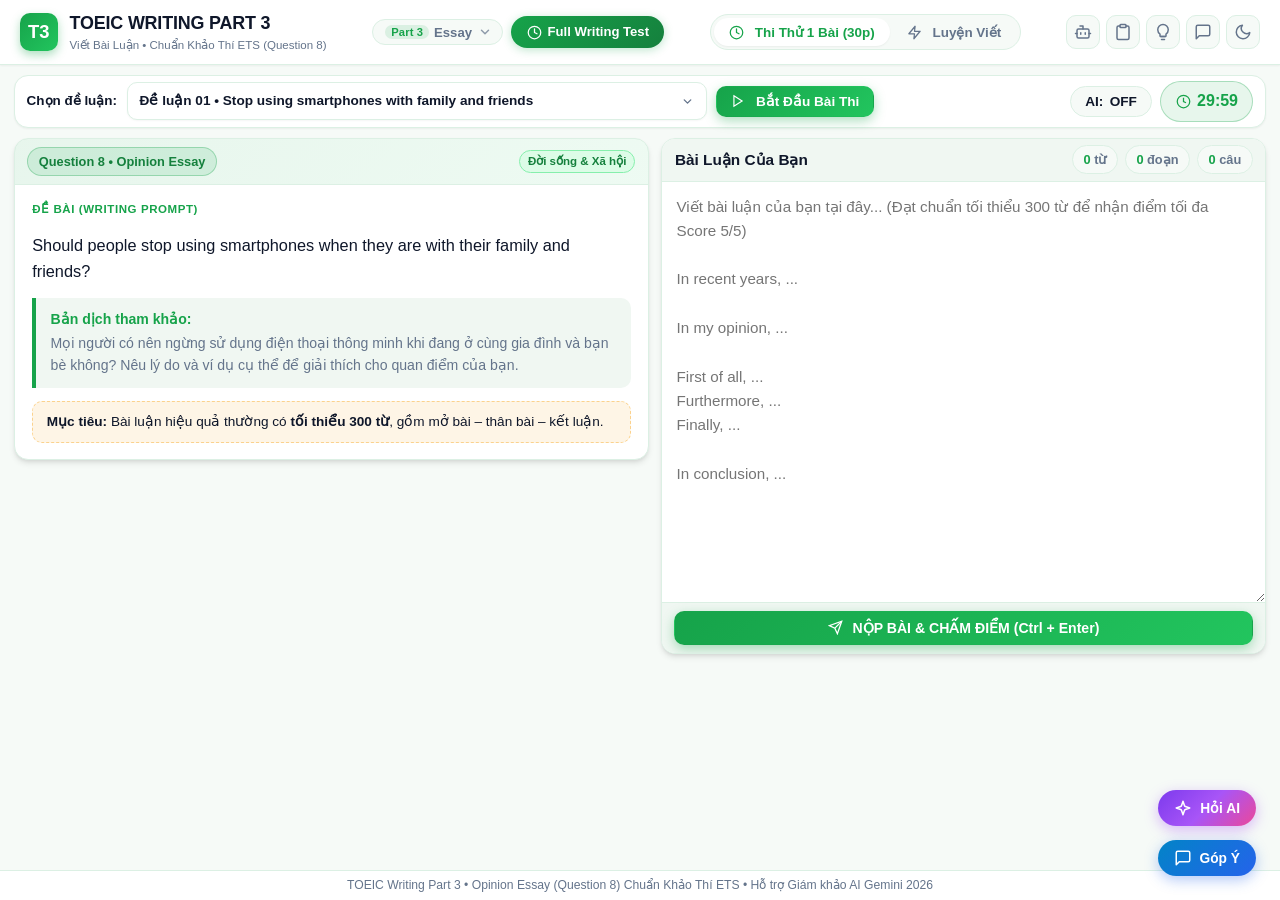
<file: toeic_writing_app/part3/index.html>
<!DOCTYPE html>
<html lang="vi" data-theme="light">
<head>
  <meta charset="UTF-8">
  <meta name="viewport" content="width=device-width, initial-scale=1.0">
  <title>TOEIC Writing Part 3 - Viết Bài Luận (Opinion Essay) | Chuẩn ETS</title>
  <meta name="description" content="Luyện thi TOEIC Writing Part 3 - Question 8: Write an Opinion Essay. Chấm điểm AI Gemini thang 0-5, thi thử 30 phút chuẩn ETS.">
  <link rel="stylesheet" href="styles_p3.css">
</head>
<body>

  <!-- ====================================================================
       TOP APP HEADER
       ==================================================================== -->
  <header class="app-header">
    <div class="header-inner">
      <div class="brand-wrapper">
        <div class="brand-icon">T3</div>
        <div class="brand-text">
          <h1>TOEIC WRITING PART 3</h1>
          <span>Viết Bài Luận • Chuẩn Khảo Thí ETS (Question 8)</span>
        </div>
      </div>

      <!-- Top Bar Part Dropdown (3 parts) + Full Writing Test CTA -->
      <div class="nav-center">
        <div class="part-dropdown" id="partDropdown">
          <button type="button" class="part-dd-trigger" aria-haspopup="true" aria-expanded="false" data-dd-target="partDropdownMenu">
            <span class="part-dd-current">
              <span class="part-pill">Part 3</span>
              <span class="part-name">Essay</span>
            </span>
            <svg class="dd-chevron" width="14" height="14" viewBox="0 0 24 24" fill="none" stroke="currentColor" stroke-width="2.5" stroke-linecap="round" stroke-linejoin="round"><polyline points="6 9 12 15 18 9"></polyline></svg>
          </button>
          <div class="part-dropdown-menu" id="partDropdownMenu" role="menu">
            <a href="../index.html" class="part-dd-item" role="menuitem" title="Part 1: Photos (Questions 1–5)">
              <span class="part-pill">Part 1</span>
              <span class="part-name">Photos</span>
              <span class="dd-check">✓</span>
            </a>
            <a href="../part2/index.html" class="part-dd-item" role="menuitem" title="Part 2: Email (Questions 6–7)">
              <span class="part-pill">Part 2</span>
              <span class="part-name">Email</span>
              <span class="dd-check">✓</span>
            </a>
            <a href="./index.html" class="part-dd-item active" role="menuitem" title="Part 3: Essay (Question 8)">
              <span class="part-pill">Part 3</span>
              <span class="part-name">Essay</span>
              <span class="dd-check">✓</span>
            </a>
          </div>
        </div>

        <a href="../fulltest/index.html" class="fulltest-cta" title="Thi thử TOEIC Writing Full Test — cả 3 phần (58 phút chuẩn ETS)">
          <svg width="15" height="15" viewBox="0 0 24 24" fill="none" stroke="currentColor" stroke-width="2" stroke-linecap="round" stroke-linejoin="round"><circle cx="12" cy="12" r="10"></circle><polyline points="12 6 12 12 16 14"></polyline></svg>
          <span class="ft-label">Full Writing Test</span>
          <span class="ft-short">Full 58'</span>
        </a>
      </div>

      <!-- Mode Switcher -->
      <nav class="mode-switcher" aria-label="Chế độ làm bài">
        <button id="modeFullBtn" class="mode-btn active" data-mode="full">
          <svg width="15" height="15" viewBox="0 0 24 24" fill="none" stroke="currentColor" stroke-width="2" stroke-linecap="round" stroke-linejoin="round" style="vertical-align: -2px; margin-right: 4px;"><circle cx="12" cy="12" r="10"></circle><polyline points="12 6 12 12 16 14"></polyline></svg>
          <span>Thi Thử 1 Bài (30p)</span>
        </button>
        <button id="modePracticeBtn" class="mode-btn" data-mode="practice">
          <svg width="15" height="15" viewBox="0 0 24 24" fill="none" stroke="currentColor" stroke-width="2" stroke-linecap="round" stroke-linejoin="round" style="vertical-align: -2px; margin-right: 4px;"><polygon points="13 2 3 14 12 14 11 22 21 10 12 10 13 2"></polygon></svg>
          <span>Luyện Viết</span>
        </button>
      </nav>

      <!-- Action buttons -->
      <div class="header-actions">
        <button id="aiConfigBtn" class="btn-icon" title="Cấu hình Giám Khảo AI (Gemini LLM)" aria-label="Cấu hình AI">
          <svg width="18" height="18" viewBox="0 0 24 24" fill="none" stroke="currentColor" stroke-width="2" stroke-linecap="round" stroke-linejoin="round"><path d="M12 8V4H8"></path><rect width="16" height="12" x="4" y="8" rx="2"></rect><path d="M2 14h2"></path><path d="M20 14h2"></path><path d="M15 13v2"></path><path d="M9 13v2"></path></svg>
        </button>
        <button id="rubricBtn" class="btn-icon" title="Thang điểm ETS Part 3 (Rubric 0-5)" aria-label="Thang điểm ETS">
          <svg width="18" height="18" viewBox="0 0 24 24" fill="none" stroke="currentColor" stroke-width="2" stroke-linecap="round" stroke-linejoin="round"><path d="M16 4h2a2 2 0 0 1 2 2v14a2 2 0 0 1-2 2H6a2 2 0 0 1-2-2V6a2 2 0 0 1 2-2h2"></path><rect x="8" y="2" width="8" height="4" rx="1" ry="1"></rect></svg>
        </button>
        <button id="tipsBtn" class="btn-icon" title="Bí kíp viết bài luận Part 3" aria-label="Bí kíp viết bài luận">
          <svg width="18" height="18" viewBox="0 0 24 24" fill="none" stroke="currentColor" stroke-width="2" stroke-linecap="round" stroke-linejoin="round"><path d="M9 18h6"></path><path d="M10 22h4"></path><path d="M12 2a7 7 0 0 0-7 7c0 2.38 1.19 4.47 3 5.74V17a1 1 0 0 0 1 1h6a1 1 0 0 0 1-1v-2.26c1.81-1.27 3-3.36 3-5.74a7 7 0 0 0-7-7z"></path></svg>
        </button>
        <button id="feedbackBtn" class="btn-icon" title="Góp ý & Hỗ trợ học viên" aria-label="Góp ý & Hỗ trợ">
          <svg width="18" height="18" viewBox="0 0 24 24" fill="none" stroke="currentColor" stroke-width="2" stroke-linecap="round" stroke-linejoin="round"><path d="M21 15a2 2 0 0 1-2 2H7l-4 4V5a2 2 0 0 1 2-2h14a2 2 0 0 1 2 2z"></path></svg>
        </button>
        <button id="themeToggleBtn" class="btn-icon" title="Chuyển Giao Diện Sáng / Tối" aria-label="Chuyển giao diện">
          <svg id="themeToggleIcon" width="18" height="18" viewBox="0 0 24 24" fill="none" stroke="currentColor" stroke-width="2" stroke-linecap="round" stroke-linejoin="round"><path d="M21 12.79A9 9 0 1 1 11.21 3 7 7 0 0 0 21 12.79z"></path></svg>
        </button>
      </div>
    </div>
  </header>

  <!-- ====================================================================
       MAIN CONTENT
       ==================================================================== -->
  <main class="app-main">
    <div class="container">

      <!-- ================================================================
           TAB 1: FULL TEST SIMULATION (Q8 - 30 phút)
           ================================================================ -->
      <section id="fullTestTab" class="tab-content active">
        <div class="test-select-bar">
          <div class="test-select-group">
            <label for="testSelect" style="font-weight: 700; font-size: 0.84rem; white-space: nowrap;">Chọn đề luận:</label>
            <select id="testSelect" class="custom-select" style="flex: 1 1 280px; min-width: 240px; max-width: 580px;"></select>
            <button id="startTestBtn" class="btn btn-primary" style="padding: 0.4rem 0.85rem; font-size: 0.85rem; white-space: nowrap;">
              <svg width="14" height="14" viewBox="0 0 24 24" fill="none" stroke="currentColor" stroke-width="2" style="vertical-align: -2px; margin-right: 4px;"><polygon points="5 3 19 12 5 21 5 3"></polygon></svg>
              <span>Bắt Đầu Bài Thi</span>
            </button>
          </div>
          <div style="display: flex; align-items: center; gap: 0.5rem; flex-shrink: 0;">
            <button id="aiToggleSwitchFull" class="ai-toggle-switch" title="Bật/Tắt chấm bằng AI Gemini">
              <span>AI:</span>
              <strong id="aiStatusTextFull">OFF</strong>
            </button>
            <div id="timerWidget" class="timer-widget">
              <svg width="15" height="15" viewBox="0 0 24 24" fill="none" stroke="currentColor" stroke-width="2" style="vertical-align: -2px;"><circle cx="12" cy="12" r="10"></circle><polyline points="12 6 12 12 16 14"></polyline></svg>
              <span id="timerText">30:00</span>
            </div>
          </div>
        </div>

        <!-- In-Progress Workspace -->
        <div id="testActiveWorkspace">
          <div class="test-grid">
            <!-- Left: Prompt Card -->
            <div class="prompt-viewer-card">
              <div class="prompt-header">
                <span id="testQuestionBadge" class="essay-badge">Question 8 • Opinion Essay</span>
                <span id="testCategoryBadge" class="task-badge">Chủ đề</span>
              </div>
              <div class="prompt-scroll">
                <div class="prompt-label">Đề bài (Writing Prompt)</div>
                <p id="testPromptText" class="prompt-text">Đang tải đề bài...</p>
                <div class="prompt-vi-box">
                  <strong>Bản dịch tham khảo:</strong>
                  <p id="testPromptViText"></p>
                </div>
                <div class="word-target-box">
                  <strong>Mục tiêu:</strong> Bài luận hiệu quả thường có <strong>tối thiểu 300 từ</strong>, gồm mở bài – thân bài – kết luận.
                </div>
              </div>
            </div>

            <!-- Right: Essay Editor -->
            <div class="essay-card">
              <div class="essay-card-header">
                <div class="essay-title">
                  <span>Bài Luận Của Bạn</span>
                </div>
                <div class="word-count-pills">
                  <div class="count-pill"><strong id="testWordCount">0</strong> từ</div>
                  <div class="count-pill"><strong id="testParagraphCount">0</strong> đoạn</div>
                  <div class="count-pill"><strong id="testSentenceCount">0</strong> câu</div>
                </div>
              </div>
              <textarea
                id="testTextarea"
                class="essay-textarea"
                placeholder="Viết bài luận của bạn tại đây... (Đạt chuẩn tối thiểu 300 từ để nhận điểm tối đa Score 5/5)&#10;&#10;In recent years, ...&#10;&#10;In my opinion, ...&#10;&#10;First of all, ...&#10;Furthermore, ...&#10;Finally, ...&#10;&#10;In conclusion, ..."
                spellcheck="true"
              ></textarea>
              <div style="padding: 0.5rem 0.75rem; background: var(--bg-subtle); border-top: 1px solid var(--border-color);">
                <button id="testSubmitBtn" class="btn btn-primary" style="width: 100%; padding: 0.5rem 1rem; font-size: 0.88rem; font-weight: 700; display: flex; align-items: center; justify-content: center; gap: 0.4rem;" title="Nộp bài và chấm điểm (Ctrl + Enter)">
                  <svg width="15" height="15" viewBox="0 0 24 24" fill="none" stroke="currentColor" stroke-width="2" style="vertical-align: -2px; margin-right: 3px;"><path d="M22 2 11 13"></path><polygon points="22 2 15 22 11 13 2 9 22 2"></polygon></svg>
                  <span>NỘP BÀI & CHẤM ĐIỂM (Ctrl + Enter)</span>
                </button>
              </div>
            </div>
          </div>
        </div>

        <!-- Full Test Report View -->
        <div id="testReportView" style="display: none;">
          <div class="report-card">
            <div class="report-header">
              <div class="report-score-circle">
                <span id="reportScoreNumber">0 / 5</span>
              </div>
              <span id="reportBadge" class="score-badge"></span>
              <p id="reportSummaryText" style="margin-top: 0.75rem; font-size: 1.05rem; color: var(--text-muted);"></p>
            </div>
            <div id="reportCriteria" class="report-criteria"></div>
            <div id="reportMessages" class="report-messages"></div>
            <div id="reportImprovedBox" class="improved-version-box" style="display:none;">
              <h4>Gợi Ý Viết Lại Chuẩn Điểm 5 (Giám khảo AI):</h4>
              <div id="reportImprovedText" class="improved-text"></div>
            </div>
            <div class="report-actions">
              <button id="reportRetakeBtn" class="btn btn-outline">
                <span>Làm Lại Đề Này</span>
              </button>
              <button id="reportNextTestBtn" class="btn btn-primary">
                <span>Sang Đề Tiếp Theo</span>
              </button>
            </div>
          </div>
        </div>
      </section>

      <!-- ================================================================
           TAB 2: PRACTICE MODE (Luyện viết)
           ================================================================ -->
      <section id="practiceTab" class="tab-content">
        <div class="practice-controls-bar">
          <div class="practice-filter-group">
            <label for="practiceCategoryFilter" style="font-weight: 700; font-size: 0.88rem;">Chủ đề:</label>
            <select id="practiceCategoryFilter" class="custom-select"></select>
            <label for="practiceQuestionSelect" style="font-weight: 700; font-size: 0.88rem;">Chọn đề:</label>
            <select id="practiceQuestionSelect" class="custom-select" style="flex: 1 1 320px; min-width: 240px; max-width: 580px;"></select>
            <button id="practiceRandomBtn" class="btn btn-outline" title="Chọn ngẫu nhiên 1 đề">
              <span>Ngẫu nhiên</span>
            </button>
          </div>
          <div style="display: flex; align-items: center; gap: 0.75rem;">
            <button id="aiToggleSwitch" class="ai-toggle-switch" title="Bật/Tắt chấm bằng AI Gemini">
              <span>AI:</span>
              <strong id="aiStatusText">OFF</strong>
            </button>
          </div>
        </div>

        <div class="practice-grid">
          <!-- Left: Prompt -->
          <div class="prompt-viewer-card">
            <div class="prompt-header">
              <span id="practiceQuestionBadge" class="essay-badge">Question 8</span>
              <span id="practiceCategoryBadge" class="task-badge">Chủ đề</span>
            </div>
            <div class="prompt-scroll">
              <div class="prompt-label">Đề bài (Writing Prompt)</div>
              <p id="practicePromptText" class="prompt-text"></p>
              <div class="prompt-vi-box">
                <strong>Bản dịch tham khảo:</strong>
                <p id="practicePromptViText"></p>
              </div>
              <div class="word-target-box">
                <strong>Mục tiêu:</strong> tối thiểu <strong>300 từ</strong>, mở bài – thân bài – kết luận.
              </div>
            </div>
          </div>

          <!-- Right: Editor & Feedback -->
          <div class="essay-card">
            <div class="essay-card-header">
              <div class="essay-title"><span>Bài Luận Của Bạn</span></div>
              <div class="word-count-pills">
                <div class="count-pill"><strong id="practiceWordCount">0</strong> từ</div>
                <div class="count-pill"><strong id="practiceParagraphCount">0</strong> đoạn</div>
                <div class="count-pill"><strong id="practiceSentenceCount">0</strong> câu</div>
              </div>
            </div>
            <textarea id="practiceTextarea" class="essay-textarea" placeholder="Viết bài luận của bạn tại đây... (300+ từ cho Score 5/5)" spellcheck="true"></textarea>
            <div class="practice-actions-row" style="display: flex; gap: 0.35rem; align-items: center; justify-content: space-between; width: 100%; flex-wrap: nowrap; padding: 0.5rem 0.75rem; background: var(--bg-subtle); border-top: 1px solid var(--border-color);">
              <div style="display: flex; gap: 0.35rem; align-items: center; flex: 1; min-width: 0; flex-wrap: wrap;">
                <button id="checkAnswerBtn" class="btn btn-primary" style="font-size: 0.82rem; padding: 0.4rem 0.7rem;" title="Chấm bài luận ngay (Ctrl + Enter)">
                  <span>Chấm Điểm (Ctrl+Enter)</span>
                </button>
                <button id="showAnswerBtn" class="btn btn-outline" style="font-size: 0.82rem; padding: 0.4rem 0.7rem;" title="Xem bài mẫu chuẩn Score 5">
                  <span>Xem Bài Mẫu</span>
                </button>
                <button id="clearPracticeBtn" class="btn btn-outline" style="font-size: 0.82rem; padding: 0.4rem 0.55rem;" title="Xoá nội dung để viết lại">
                  <span>Xoá</span>
                </button>
              </div>
              <div style="display: flex; gap: 0.3rem; align-items: center; flex-shrink: 0;">
                <button id="practicePrevBtn" class="btn btn-outline btn-nav-icon" style="width: 36px; height: 36px; min-width: 36px;" title="Đề trước">
                  <svg width="15" height="15" viewBox="0 0 24 24" fill="none" stroke="currentColor" stroke-width="2" style="vertical-align: -2px;"><polyline points="15 18 9 12 15 6"></polyline></svg>
                </button>
                <button id="practiceNextBtn" class="btn btn-outline btn-nav-icon" style="width: 36px; height: 36px; min-width: 36px;" title="Đề sau">
                  <svg width="15" height="15" viewBox="0 0 24 24" fill="none" stroke="currentColor" stroke-width="2" style="vertical-align: -2px;"><polyline points="9 18 15 12 9 6"></polyline></svg>
                </button>
              </div>
            </div>

            <!-- Instant Feedback -->
            <div id="instantFeedbackBox" class="feedback-box" style="display:none;">
              <div class="feedback-header">
                <span id="feedbackScoreBadge" class="score-badge"></span>
                <span id="feedbackLabel" style="font-weight:700; font-size:1rem;"></span>
              </div>
              <div id="feedbackStats" class="feedback-stats"></div>
              <ul id="feedbackCriteria" class="criteria-list"></ul>
              <div id="feedbackMessages" class="feedback-messages"></div>
              <div id="feedbackImprovedBox" class="improved-version-box" style="display:none;">
                <h4>Gợi Ý Viết Lại Chuẩn Điểm 5 (Giám khảo AI):</h4>
                <div id="feedbackImprovedText" class="improved-text"></div>
              </div>
              <div id="feedbackSampleBox" class="sample-answer-box" style="display:none;">
                <div style="display:flex; justify-content:space-between; align-items:center;">
                  <strong>BÀI MẪU SCORE 5 THAM KHẢO:</strong>
                  <button id="toggleSampleBtn" class="btn btn-outline" style="padding:0.25rem 0.6rem; font-size:0.78rem;">Ẩn/Hiện</button>
                </div>
                <div id="feedbackSampleText" class="sample-text" style="display:none;"></div>
              </div>
            </div>
          </div>
        </div>
      </section>

    </div>
  </main>

  <footer class="app-footer">
    <p>TOEIC Writing Part 3 • Opinion Essay (Question 8) Chuẩn Khảo Thí ETS • Hỗ trợ Giám khảo AI Gemini 2026</p>
  </footer>

  <!-- ====================================================================
       MODAL 1: ETS PART 3 SCORING RUBRIC (0-5)
       ==================================================================== -->
  <div id="rubricModal" class="modal-overlay">
    <div class="modal-box" style="max-width: 720px;">
      <div class="modal-header">
        <h3 class="modal-title">Tiêu Chí Chấm Điểm TOEIC Writing Part 3 (SEC)</h3>
        <button class="close-btn" data-close="rubricModal">&times;</button>
      </div>
      <div>
        <table class="rubric-table">
          <thead>
            <tr><th style="width:85px; text-align:center;">Điểm</th><th>Mô Tả Bài Viết (Tiêu Chí Đánh Giá)</th></tr>
          </thead>
          <tbody>
            <tr class="rubric-5"><td style="text-align:center; font-weight:bold; font-size:1.1rem;">5</td><td><strong>Bài viết rất xuất sắc:</strong><br>• Trả lời đúng và đầy đủ yêu cầu đề bài<br>• Tổ chức bài mạch lạc, phát triển ý sâu với ví dụ rõ ràng<br>• Liên kết chặt chẽ, trôi chảy<br>• Dùng từ và ngữ pháp đa dạng, tự nhiên, <em>chỉ có lỗi nhỏ không ảnh hưởng ý nghĩa</em></td></tr>
            <tr class="rubric-4"><td style="text-align:center; font-weight:bold; font-size:1.1rem;">4</td><td><strong>Bài viết tốt nhưng chưa phát triển hết các ý:</strong><br>• Trả lời đúng, có bố cục rõ ràng, sử dụng ví dụ hợp lý<br>• Có thể lặp ý, lạc đề nhẹ hoặc kết nối ý chưa mượt<br>• Từ vựng và ngữ pháp khá tốt, có lỗi nhỏ không ảnh hưởng ý nghĩa</td></tr>
            <tr class="rubric-3"><td style="text-align:center; font-weight:bold; font-size:1.1rem;">3</td><td><strong>Bài viết đáp ứng một phần yêu cầu:</strong><br>• Phát triển ý còn sơ sài<br>• Có sự mạch lạc nhất định, nhưng liên kết giữa các ý có thể không rõ ràng<br>• Ngữ pháp và từ vựng còn hạn chế, đôi khi gây khó hiểu</td></tr>
            <tr class="rubric-2"><td style="text-align:center; font-weight:bold; font-size:1.1rem;">2</td><td><strong>Bài viết có nhiều điểm yếu:</strong><br>• Ý chưa rõ ràng, thiếu phát triển<br>• Tổ chức bài kém, ví dụ/giải thích không đủ hoặc không phù hợp<br>• Dùng từ sai, ngữ pháp lỗi nhiều <em>gây ảnh hưởng đến hiểu bài</em></td></tr>
            <tr class="rubric-1"><td style="text-align:center; font-weight:bold; font-size:1.1rem;">1</td><td><strong>Bài viết gần như không đạt:</strong><br>• Không có bố cục rõ ràng, ý lan man hoặc không liên quan đề<br>• Lỗi sai nghiêm trọng và lặp lại nhiều về từ vựng và ngữ pháp</td></tr>
            <tr class="rubric-0"><td style="text-align:center; font-weight:bold; font-size:1.1rem;">0</td><td><strong>Bài viết sao chép đề, lạc đề, không viết bằng tiếng Anh, chỉ gõ linh tinh hoặc bỏ trống</strong></td></tr>
          </tbody>
        </table>
      </div>
    </div>
  </div>

  <!-- ====================================================================
       MODAL 2: TIPS
       ==================================================================== -->
  <div id="tipsModal" class="modal-overlay">
    <div class="modal-box" style="max-width: 620px;">
      <div class="modal-header">
        <h3 class="modal-title">Bí Kíp Viết Bài Luận Điểm 5/5</h3>
        <button class="close-btn" data-close="tipsModal">&times;</button>
      </div>
      <div style="font-size: 0.92rem; line-height: 1.65;">
        <h4 style="color: var(--primary); margin-bottom: 0.4rem;">1. Cấu trúc 4 đoạn vàng:</h4>
        <ul style="margin-left: 1.25rem; margin-bottom: 0.85rem;">
          <li><strong>Mở bài:</strong> Giới thiệu chủ đề + nêu rõ quan điểm (thesis).</li>
          <li><strong>Thân bài 1:</strong> Luận điểm 1 + ví dụ cụ thể.</li>
          <li><strong>Thân bài 2:</strong> Luận điểm 2 + ví dụ cụ thể (nên có 2–3 luận điểm).</li>
          <li><strong>Kết luận:</strong> Tóm tắt & khẳng định lại quan điểm.</li>
        </ul>
        <h4 style="color: var(--primary); margin-bottom: 0.4rem;">2. Dùng từ nối & câu đa dạng:</h4>
        <ul style="margin-left: 1.25rem; margin-bottom: 0.85rem;">
          <li>Từ nối: <em>First of all, Furthermore, However, In conclusion...</em></li>
          <li>Đan xen câu đơn – câu ghép – câu phức; câu chủ đề rõ ở đầu mỗi đoạn.</li>
        </ul>
        <h4 style="color: var(--primary); margin-bottom: 0.4rem;">3. Độ dài & thời gian:</h4>
        <p>Viết <strong>≥ 300 từ</strong>. 30 phút: 3 phút lập dàn ý, 22 phút viết, 5 phút soát lỗi.</p>
      </div>
    </div>
  </div>

  <!-- ====================================================================
       MODAL 3: SUBMIT CONFIRMATION
       ==================================================================== -->
  <div id="submitModal" class="modal-overlay">
    <div class="modal-box" style="max-width: 480px;">
      <div class="modal-header">
        <h3 class="modal-title">Xác Nhận Nộp Bài Thi</h3>
        <button class="close-btn" data-close="submitModal">&times;</button>
      </div>
      <p id="submitWarningText" style="margin-bottom: 1rem; color: var(--text-muted); font-size:0.95rem;"></p>
      <div style="display:flex; justify-content:flex-end; gap:0.75rem;">
        <button id="cancelSubmitBtn" class="btn btn-outline">Quay Lại Làm Tiếp</button>
        <button id="confirmSubmitBtn" class="btn btn-primary">Đồng Ý Nộp Bài</button>
      </div>
    </div>
  </div>

  <!-- ====================================================================
       MODAL 4: GEMINI AI CONFIG
       ==================================================================== -->
  <div id="aiConfigModal" class="modal-overlay">
    <div class="modal-box" style="max-width: 520px;">
      <div class="modal-header">
        <h3 class="modal-title">Cấu Hình Giám Khảo AI (Google Gemini)</h3>
        <button class="close-btn" data-close="aiConfigModal">&times;</button>
      </div>
      <div style="font-size:0.92rem; line-height:1.6;">
        <p style="color:var(--text-muted); margin-bottom:0.85rem;">Hệ thống đã <strong>tích hợp sẵn Gemini API Key miễn phí</strong>. Bạn có thể dán Key cá nhân để chấm không giới hạn và không lo nghẽn lượt dùng chung.</p>
        <div style="margin-bottom:1rem;">
          <label for="aiApiKeyInput" style="display:block; font-weight:700; margin-bottom:0.35rem;">Google Gemini API Key:</label>
          <input type="password" id="aiApiKeyInput" class="custom-select" style="width:100%; font-family:monospace; font-size:0.9rem;" placeholder="Dán API Key cá nhân (để trống nếu dùng Key chung mặc định)...">
          <div style="font-size:0.78rem; color:var(--text-muted); margin-top:0.35rem;"><strong>Bảo mật 100%:</strong> Lưu trực tiếp trên LocalStorage.<br>Nhận API Key cá nhân miễn phí tại: <a href="https://aistudio.google.com/app/apikey" target="_blank" rel="noopener" style="color:var(--primary); font-weight:600;">Google AI Studio</a></div>
        </div>
        <div style="margin-bottom:1.25rem;">
          <label for="aiModelSelect" style="display:block; font-weight:700; margin-bottom:0.35rem;">Mô hình AI:</label>
          <select id="aiModelSelect" class="custom-select" style="width:100%;">
            <option value="gemini-flash-lite-latest" selected>Gemini Flash-Lite Latest (Nhanh & Ổn định)</option>
            <option value="gemini-3.5-flash-lite">Gemini 3.5 Flash-Lite</option>
            <option value="gemini-3.7-flash">Gemini 3.7 Flash</option>
            <option value="gemini-3.1-flash-lite">Gemini 3.1 Flash-Lite</option>
          </select>
        </div>
        <div style="display:flex; gap:0.6rem; align-items:center; justify-content:space-between; flex-wrap:wrap;">
          <div style="display:flex; gap:0.5rem;">
            <button id="saveAiConfigBtn" class="btn btn-primary">Lưu & Bật AI</button>
            <button id="testAiConfigBtn" class="btn btn-outline">Kiểm Tra Kết Nối</button>
          </div>
          <button id="clearAiConfigBtn" class="btn btn-outline" style="color:var(--danger); border-color:rgba(239,68,68,0.4);">Xoá Key</button>
        </div>
        <div id="aiTestStatus" style="margin-top:1rem; display:none;"></div>
      </div>
    </div>
  </div>

  <!-- ====================================================================
       MODAL 5: USER FEEDBACK & DIRECT SUPPORT
       ==================================================================== -->
  <div id="feedbackModal" class="modal-overlay">
    <div class="modal-box feedback-modal-box">
      <div class="modal-header">
        <h3 class="modal-title" style="display: flex; align-items: center; gap: 8px;">
          <svg width="20" height="20" viewBox="0 0 24 24" fill="none" stroke="currentColor" stroke-width="2" stroke-linecap="round" stroke-linejoin="round"><path d="M21 15a2 2 0 0 1-2 2H7l-4 4V5a2 2 0 0 1 2-2h14a2 2 0 0 1 2 2z"></path></svg>
          <span>Góp Ý & Hỗ Trợ Học Viên</span>
        </h3>
        <button class="close-btn" data-close="feedbackModal">&times;</button>
      </div>

      <div class="feedback-modal-body">
        <!-- Direct 1-1 Support Channels -->
        <div class="feedback-channels-card">
          <div class="feedback-channels-title">Kênh hỗ trợ trực tiếp 1-1:</div>
          <div class="feedback-channels-grid">
            <a href="https://zalo.me/0968433689" target="_blank" rel="noopener" class="feedback-channel-btn zalo-btn">
              <svg width="18" height="18" viewBox="0 0 24 24" fill="none" stroke="currentColor" stroke-width="2"><path d="M22 16.92v3a2 2 0 0 1-2.18 2 19.79 19.79 0 0 1-8.63-3.07 19.5 19.5 0 0 1-6-6 19.79 19.79 0 0 1-3.07-8.67A2 2 0 0 1 4.11 2h3a2 2 0 0 1 2 1.72 12.84 12.84 0 0 0 .7 2.81 2 2 0 0 1-.45 2.11L8.09 9.91a16 16 0 0 0 6 6l1.27-1.27a2 2 0 0 1 2.11-.45 12.84 12.84 0 0 0 2.81.7A2 2 0 0 1 22 16.92z"></path></svg>
              <span>Nhắn Zalo: 0968.433.689</span>
            </a>
            <a href="https://www.facebook.com/LBDBDFTP" target="_blank" rel="noopener" class="feedback-channel-btn facebook-btn">
              <svg width="18" height="18" viewBox="0 0 24 24" fill="none" stroke="currentColor" stroke-width="2"><path d="M18 2h-3a5 5 0 0 0-5 5v3H7v4h3v8h4v-8h3l1-4h-4V7a1 1 0 0 1 1-1h3z"></path></svg>
              <span>Facebook Admin / Page</span>
            </a>
          </div>
        </div>

        <div class="feedback-divider">
          <span>hoặc gửi phản hồi nhanh về hệ thống</span>
        </div>

        <!-- Fast Feedback Form -->
        <form id="feedbackForm" class="feedback-form" onsubmit="return false;">
          <div class="form-group" style="margin-bottom: 0.85rem;">
            <label for="feedbackType" style="display: block; font-weight: 700; font-size: 0.86rem; margin-bottom: 0.35rem;">
              Loại góp ý:
            </label>
            <select id="feedbackType" class="custom-select" style="width: 100%;">
              <option value="bug">Báo lỗi câu hỏi / Đề thi / Đáp án</option>
              <option value="ai_quality">Góp ý chất lượng chấm điểm AI</option>
              <option value="feature">Đề xuất tính năng mới</option>
              <option value="other">Ý kiến đóng góp khác</option>
            </select>
          </div>

          <div class="form-group" style="margin-bottom: 0.85rem;">
            <label for="feedbackContext" style="display: block; font-weight: 700; font-size: 0.86rem; margin-bottom: 0.35rem;">
              Vị trí câu hỏi liên quan:
            </label>
            <input 
              type="text" 
              id="feedbackContext" 
              class="writing-textarea" 
              style="min-height: auto; height: 38px; padding: 0.45rem 0.75rem; font-size: 0.88rem;" 
              placeholder="VD: Part 3 • Câu 5 / ID #5"
            >
          </div>

          <div class="form-group" style="margin-bottom: 0.85rem;">
            <label for="feedbackContent" style="display: block; font-weight: 700; font-size: 0.86rem; margin-bottom: 0.35rem;">
              Nội dung góp ý chi tiết: <span style="color: var(--danger); font-weight: normal;">*</span>
            </label>
            <textarea 
              id="feedbackContent" 
              class="writing-textarea" 
              rows="3" 
              style="min-height: 80px; padding: 0.5rem 0.75rem; font-size: 0.88rem; width: 100%;" 
              placeholder="Nhập nội dung bạn muốn góp ý hoặc thông tin lỗi..."
              required
            ></textarea>
          </div>

          <div class="form-group" style="margin-bottom: 1.1rem;">
            <label for="feedbackContact" style="display: block; font-weight: 700; font-size: 0.86rem; margin-bottom: 0.35rem;">
              Thông tin liên hệ (tuỳ chọn - để nhận phản hồi):
            </label>
            <input 
              type="text" 
              id="feedbackContact" 
              class="writing-textarea" 
              style="min-height: auto; height: 38px; padding: 0.45rem 0.75rem; font-size: 0.88rem;" 
              placeholder="Email / Số điện thoại / Zalo của bạn..."
            >
          </div>

          <div style="display: flex; gap: 0.6rem; justify-content: flex-end;">
            <button type="button" class="btn btn-outline close-btn" data-close="feedbackModal" style="padding: 0.45rem 0.9rem;">
              Đóng
            </button>
            <button type="submit" id="submitFeedbackBtn" class="btn btn-primary" style="padding: 0.45rem 1.2rem;">
              <svg width="15" height="15" viewBox="0 0 24 24" fill="none" stroke="currentColor" stroke-width="2" stroke-linecap="round" stroke-linejoin="round" style="vertical-align: -2px; margin-right: 4px;"><line x1="22" y1="2" x2="11" y2="13"></line><polygon points="22 2 15 22 11 13 2 9 22 2"></polygon></svg>
              <span>Gửi Góp Ý</span>
            </button>
          </div>
        </form>

        <div id="feedbackStatus" style="margin-top: 0.85rem; display: none;"></div>
      </div>
    </div>
  </div>

  <!-- ====================================================================
       MODAL 6: TOEIC AI ASSISTANT (Gemini, ChatGPT, Claude)
       ==================================================================== -->
  <div id="aiAssistantModal" class="modal-overlay">
    <div class="modal-box ai-assistant-modal-box">
      <div class="modal-header" style="margin-bottom: 0.5rem; padding-bottom: 0.45rem;">
        <h3 class="modal-title" style="display: flex; align-items: center; gap: 8px; font-size: 1.05rem;">
          <svg width="18" height="18" viewBox="0 0 24 24" fill="none" stroke="currentColor" stroke-width="2" stroke-linecap="round" stroke-linejoin="round" class="ai-sparkle-icon"><path d="m12 3-1.9 5.8a2 2 0 0 1-1.3 1.3L3 12l5.8 1.9a2 2 0 0 1 1.3 1.3L12 21l1.9-5.8a2 2 0 0 1 1.3-1.3L21 12l-5.8-1.9a2 2 0 0 1-1.3-1.3Z"/></svg>
          <span>Trợ Lý AI TOEIC Writing (Prompt Tuỳ Biến)</span>
        </h3>
        <button class="close-btn" data-close="aiAssistantModal">&times;</button>
      </div>

      <div class="ai-modal-body">
        <!-- Question Context Summary -->
        <div class="ai-question-summary-box">
          <span style="font-size: 0.74rem; font-weight: 700; text-transform: uppercase; letter-spacing: 0.04em; color: var(--text-muted);">Ngữ cảnh:</span>
          <span id="aiQuestionSummary" style="font-weight: 700; color: var(--primary); font-size: 0.85rem;">TOEIC Writing</span>
        </div>

        <!-- Prompt Template Selection -->
        <div class="ai-template-section">
          <div style="font-size: 0.78rem; font-weight: 700; color: var(--text-main); margin-bottom: 0.3rem;">Chọn mẫu câu lệnh (Prompt Template):</div>
          <div class="ai-template-chips">
            <button type="button" class="ai-template-btn active" data-template="review">
              <svg width="14" height="14" viewBox="0 0 24 24" fill="none" stroke="currentColor" stroke-width="2"><path d="M14 2H6a2 2 0 0 0-2 2v16a2 2 0 0 0 2 2h12a2 2 0 0 0 2-2V8z"></path><polyline points="14 2 14 8 20 8"></polyline><line x1="16" y1="13" x2="8" y2="13"></line><line x1="16" y1="17" x2="8" y2="17"></line><polyline points="10 9 9 9 8 9"></polyline></svg>
              <span>Chấm & Sửa Bài Của Tôi</span>
            </button>
            <button type="button" class="ai-template-btn" data-template="grammar">
              <svg width="14" height="14" viewBox="0 0 24 24" fill="none" stroke="currentColor" stroke-width="2"><path d="M2 3h6a4 4 0 0 1 4 4v14a3 3 0 0 0-3-3H2z"></path><path d="M22 3h-6a4 4 0 0 0-4 4v14a3 3 0 0 1 3-3h7z"></path></svg>
              <span>Phân Tích Ngữ Pháp & Từ Vựng</span>
            </button>
            <button type="button" class="ai-template-btn" data-template="samples">
              <svg width="14" height="14" viewBox="0 0 24 24" fill="none" stroke="currentColor" stroke-width="2"><circle cx="12" cy="12" r="10"></circle><polygon points="12 8 8 12 12 16 12 8"></polygon></svg>
              <span>Gợi Ý 3 Bài Mẫu Điểm Tối Đa</span>
            </button>
          </div>
        </div>

        <!-- Prompt Textarea with Copy Button -->
        <div class="ai-prompt-editor-section">
          <div style="display: flex; justify-content: space-between; align-items: center; margin-bottom: 0.25rem;">
            <label for="aiPromptTextarea" style="font-weight: 700; font-size: 0.78rem; color: var(--text-main);">
              Nội dung câu lệnh gửi AI (Tự do chỉnh sửa):
            </label>
            <button type="button" id="aiCopyPromptBtn" class="btn btn-outline" style="padding: 0.2rem 0.55rem; font-size: 0.74rem; display: flex; align-items: center; gap: 4px;">
              <svg width="12" height="12" viewBox="0 0 24 24" fill="none" stroke="currentColor" stroke-width="2"><rect width="14" height="14" x="8" y="8" rx="2" ry="2"></rect><path d="M4 16c-1.1 0-2-.9-2-2V4c0-1.1.9-2 2-2h10c1.1 0 2 .9 2 2"></path></svg>
              <span>Sao chép Prompt</span>
            </button>
          </div>
          <textarea id="aiPromptTextarea" class="writing-textarea ai-prompt-textarea" rows="4" placeholder="Nội dung Prompt..."></textarea>
        </div>

        <!-- Launch AI Grid with Official Brand Logos -->
        <div class="ai-launch-grid-section">
          <div style="font-size: 0.78rem; font-weight: 700; color: var(--text-main); margin-bottom: 0.35rem;">Chọn nền tảng AI để mở ngay:</div>
          <div class="ai-launch-buttons-grid">
            <button type="button" class="ai-launch-btn gemini-launch-btn" data-modal-ai-platform="gemini">
              <svg width="16" height="16" viewBox="0 0 24 24" fill="currentColor" aria-hidden="true"><path d="M11.04 19.32Q12 21.51 12 24q0-2.49.93-4.68.96-2.19 2.58-3.81t3.81-2.55Q21.51 12 24 12q-2.49 0-4.68-.93a12.3 12.3 0 0 1-3.81-2.58 12.3 12.3 0 0 1-2.58-3.81Q12 2.49 12 0q0 2.49-.96 4.68-.93 2.19-2.55 3.81a12.3 12.3 0 0 1-3.81 2.58Q2.49 12 0 12q2.49 0 4.68.96 2.19.93 3.81 2.55t2.55 3.81"/></svg>
              <span>Mở Google Gemini</span>
            </button>
            <button type="button" class="ai-launch-btn chatgpt-launch-btn" data-modal-ai-platform="chatgpt">
              <svg width="16" height="16" viewBox="0 0 24 24" fill="currentColor" aria-hidden="true"><path d="M22.2819 9.8211a5.9847 5.9847 0 0 0-.5157-4.9108 6.0462 6.0462 0 0 0-6.5098-2.9A6.0651 6.0651 0 0 0 4.9807 4.1818a5.9847 5.9847 0 0 0-3.9977 2.9 6.0462 6.0462 0 0 0 .7427 7.0966 5.98 5.98 0 0 0 .511 4.9107 6.051 6.051 0 0 0 6.5146 2.9001A5.9847 5.9847 0 0 0 13.2599 24a6.0557 6.0557 0 0 0 5.7718-4.2058 5.9894 5.9894 0 0 0 3.9977-2.9001 6.0557 6.0557 0 0 0-.7475-7.0729zm-9.022 12.6081a4.4755 4.4755 0 0 1-2.8764-1.0408l.1419-.0804 4.7783-2.7582a.7948.7948 0 0 0 .3927-.6813v-6.7369l2.02 1.1686a.071.071 0 0 1 .038.052v5.5826a4.504 4.504 0 0 1-4.4945 4.4944zm-9.6607-4.1254a4.4708 4.4708 0 0 1-.5346-3.0137l.142.0852 4.783 2.7582a.7712.7712 0 0 0 .7806 0l5.8428-3.3685v2.3324a.0804.0804 0 0 1-.0332.0615L9.74 19.9502a4.4992 4.4992 0 0 1-6.1408-1.6464zM2.3408 7.8956a4.485 4.485 0 0 1 2.3655-1.9728V11.6a.7664.7664 0 0 0 .3879.6765l5.8144 3.3543-2.0201 1.1685a.0757.0757 0 0 1-.071 0l-4.8303-2.7865A4.504 4.504 0 0 1 2.3408 7.872zm16.5963 3.8558L13.1038 8.364 15.1192 7.2a.0757.0757 0 0 1 .071 0l4.8303 2.7913a4.4944 4.4944 0 0 1-.6765 8.1042v-5.6772a.79.79 0 0 0-.407-.667zm2.0107-3.0231l-.142-.0852-4.7735-2.7818a.7759.7759 0 0 0-.7854 0L9.409 9.2297V6.8974a.0662.0662 0 0 1 .0284-.0615l4.8303-2.7866a4.4992 4.4992 0 0 1 6.6802 4.66zM8.3065 12.863l-2.02-1.1638a.0804.0804 0 0 1-.038-.0567V6.0742a4.4992 4.4992 0 0 1 7.3757-3.4537l-.142.0805L8.704 5.459a.7948.7948 0 0 0-.3927.6813zm1.0976-2.3654l2.602-1.4998 2.6069 1.4998v2.9994l-2.5974 1.4997-2.6067-1.4997Z"/></svg>
              <span>Mở OpenAI ChatGPT</span>
            </button>
            <button type="button" class="ai-launch-btn claude-launch-btn" data-modal-ai-platform="claude">
              <svg width="16" height="16" viewBox="0 0 24 24" fill="currentColor" aria-hidden="true"><path d="m4.7144 15.9555 4.7174-2.6471.079-.2307-.079-.1275h-.2307l-.7893-.0486-2.6956-.0729-2.3375-.0971-2.2646-.1214-.5707-.1215-.5343-.7042.0546-.3522.4797-.3218.686.0608 1.5179.1032 2.2767.1578 1.6514.0972 2.4468.255h.3886l.0546-.1579-.1336-.0971-.1032-.0972L6.973 9.8356l-2.55-1.6879-1.3356-.9714-.7225-.4918-.3643-.4614-.1578-1.0078.6557-.7225.8803.0607.2246.0607.8925.686 1.9064 1.4754 2.4893 1.8336.3643.3035.1457-.1032.0182-.0728-.164-.2733-1.3539-2.4467-1.445-2.4893-.6435-1.032-.17-.6194c-.0607-.255-.1032-.4674-.1032-.7285L6.287.1335 6.6997 0l.9957.1336.419.3642.6192 1.4147 1.0018 2.2282 1.5543 3.0296.4553.8985.2429.8318.091.255h.1579v-.1457l.1275-1.706.2368-2.0947.2307-2.6957.0789-.7589.3764-.9107.7468-.4918.5828.2793.4797.686-.0668.4433-.2853 1.8517-.5586 2.9021-.3643 1.9429h.2125l.2429-.2429.9835-1.3053 1.6514-2.0643.7286-.8196.85-.9046.5464-.4311h1.0321l.759 1.1293-.34 1.1657-1.0625 1.3478-.8804 1.1414-1.2628 1.7-.7893 1.36.0729.1093.1882-.0183 2.8535-.607 1.5421-.2794 1.8396-.3157.8318.3886.091.3946-.3278.8075-1.967.4857-2.3072.4614-3.4364.8136-.0425.0304.0486.0607 1.5482.1457.6618.0364h1.621l3.0175.2247.7892.522.4736.6376-.079.4857-1.2142.6193-1.6393-.3886-3.825-.9107-1.3113-.3279h-.1822v.1093l1.0929 1.0686 2.0035 1.8092 2.5075 2.3314.1275.5768-.3218.4554-.34-.0486-2.2039-1.6575-.85-.7468-1.9246-1.621h-.1275v.17l.4432.6496 2.3436 3.5214.1214 1.0807-.17.3521-.6071.2125-.6679-.1214-1.3721-1.9246L14.38 17.959l-1.1414-1.9428-.1397.079-.674 7.2552-.3156.3703-.7286.2793-.6071-.4614-.3218-.7468.3218-1.4753.3886-1.9246.3157-1.53.2853-1.9004.17-.6314-.0121-.0425-.1397.0182-1.4328 1.9672-2.1796 2.9446-1.7243 1.8456-.4128.164-.7164-.3704.0667-.6618.4008-.5889 2.386-3.0357 1.4389-1.882.929-1.0868-.0062-.1579h-.0546l-6.3385 4.1164-1.1293.1457-.4857-.4554.0608-.7467.2307-.2429 1.9064-1.3114Z"/></svg>
              <span>Mở Anthropic Claude</span>
            </button>
          </div>
          <div class="ai-launch-hint-note">
            <svg width="14" height="14" viewBox="0 0 24 24" fill="none" stroke="currentColor" stroke-width="2" stroke-linecap="round" stroke-linejoin="round"><circle cx="12" cy="12" r="10"></circle><line x1="12" y1="16" x2="12" y2="12"></line><line x1="12" y1="8" x2="12.01" y2="8"></line></svg>
            <span><strong>Lưu ý:</strong> Khi bấm mở, hệ thống sẽ <strong>tự động copy toàn bộ Prompt</strong>. Bạn chỉ cần nhấn <kbd>Ctrl</kbd> + <kbd>V</kbd> (hoặc <kbd>Cmd</kbd> + <kbd>V</kbd>) trên trang AI để nhận giải đáp ngay.</span>
          </div>
        </div>
      </div>
    </div>
  </div>

  <!-- Floating AI Assistant Button (Clean single button, no hover popups) -->
  <button id="floatingAiBtn" class="floating-ai-btn" title="Hỏi Trợ Lý AI (Gemini, ChatGPT, Claude)" aria-label="Hỏi Trợ Lý AI">
    <svg class="ai-sparkle-icon" width="18" height="18" viewBox="0 0 24 24" fill="none" stroke="currentColor" stroke-width="2" stroke-linecap="round" stroke-linejoin="round"><path d="m12 3-1.9 5.8a2 2 0 0 1-1.3 1.3L3 12l5.8 1.9a2 2 0 0 1 1.3 1.3L12 21l1.9-5.8a2 2 0 0 1 1.3-1.3L21 12l-5.8-1.9a2 2 0 0 1-1.3-1.3Z"/></svg>
    <span>Hỏi AI</span>
  </button>

  <!-- Floating Feedback Button -->
  <button id="floatingFeedbackBtn" class="floating-feedback-btn" title="Góp ý & Báo lỗi" aria-label="Góp ý & Báo lỗi">
    <svg width="18" height="18" viewBox="0 0 24 24" fill="none" stroke="currentColor" stroke-width="2" stroke-linecap="round" stroke-linejoin="round"><path d="M21 15a2 2 0 0 1-2 2H7l-4 4V5a2 2 0 0 1 2-2h14a2 2 0 0 1 2 2z"></path></svg>
    <span>Góp Ý</span>
  </button>

  <!-- Scripts -->
  <script src="part3_data.js"></script>
  <script src="evaluator_p3.js"></script>
  <script src="llm_evaluator_p3.js"></script>
  <script src="custom_select.js"></script>
  <script src="ui_feedback.js"></script>
  <script src="feedback_handler.js"></script>
  <script src="app_p3.js"></script>
  <script src="ai_assistant.js"></script>
  <script>
    // Part dropdown + Full Test CTA nav behavior (touch toggle + Esc close + lock API)
    (function () {
      var dd = document.getElementById('partDropdown');
      if (!dd) return;
      var trigger = dd.querySelector('.part-dd-trigger');
      var isOpen = false;
      var lockNav = false;
      function setOpen(open) {
        isOpen = open;
        dd.classList.toggle('open', open);
        if (trigger) { trigger.setAttribute('aria-expanded', open ? 'true' : 'false'); }
      }
      if (trigger) {
        trigger.addEventListener('click', function (e) {
          e.stopPropagation();
          if (lockNav) return;
          setOpen(!isOpen);
        });
      }
      document.addEventListener('click', function (e) {
        if (!dd.contains(e.target)) setOpen(false);
      });
      document.addEventListener('keydown', function (e) {
        if (e.key === 'Escape') setOpen(false);
      });
      window.PartNav = {
        lock: function () { lockNav = true; dd.classList.add('nav-locked'); if (trigger) trigger.setAttribute('aria-disabled', 'true'); },
        unlock: function () { lockNav = false; dd.classList.remove('nav-locked'); if (trigger) trigger.removeAttribute('aria-disabled'); setOpen(false); }
      };
    })();
  </script>
</body>
</html>
</file>
<file: toeic_writing_app/styles.css>
/* ==========================================================================
   TOEIC WRITING PART 1 - MODERN STYLESHEET
   Supports Light/Dark Mode, Responsive Design, ETS Theme
   ========================================================================== */

:root {
  --font-family: -apple-system, BlinkMacSystemFont, "Segoe UI", Roboto, "Helvetica Neue", Arial, sans-serif;
  
  /* Primary & Accent */
  --primary: #2563eb;
  --primary-hover: #1d4ed8;
  --primary-light: #dbeafe;
  --accent: #f59e0b;
  --accent-light: #fef3c7;
  
  /* Status Colors */
  --success: #10b981;
  --success-light: #d1fae5;
  --warning: #f59e0b;
  --warning-light: #fef3c7;
  --danger: #ef4444;
  --danger-light: #fee2e2;
  
  /* Neutral / Theme Colors (Default Light) */
  --bg-main: #f8fafc;
  --bg-card: #ffffff;
  --bg-card-hover: #f1f5f9;
  --border-color: #e2e8f0;
  --text-main: #0f172a;
  --text-muted: #64748b;
  --text-light: #94a3b8;
  --shadow-sm: 0 1px 2px 0 rgb(0 0 0 / 0.05);
  --shadow-md: 0 4px 6px -1px rgb(0 0 0 / 0.1), 0 2px 4px -2px rgb(0 0 0 / 0.1);
  --shadow-lg: 0 10px 15px -3px rgb(0 0 0 / 0.1), 0 4px 6px -4px rgb(0 0 0 / 0.1);
  --shadow-xl: 0 20px 25px -5px rgb(0 0 0 / 0.1), 0 8px 10px -6px rgb(0 0 0 / 0.1);

  --radius-sm: 6px;
  --radius-md: 10px;
  --radius-lg: 16px;
  --radius-full: 9999px;

  --transition: all 0.2s ease-in-out;
}

[data-theme="dark"] {
  --bg-main: #0b0f19;
  --bg-card: #131b2e;
  --bg-card-hover: #1a243d;
  --border-color: #232f48;
  --text-main: #f1f5f9;
  --text-muted: #94a3b8;
  --text-light: #64748b;
  --primary-light: rgba(37, 99, 235, 0.2);
  --accent: #fbbf24;
  --accent-light: rgba(245, 158, 11, 0.15);
  --success-light: rgba(16, 185, 129, 0.2);
  --warning: #fbbf24;
  --warning-light: rgba(245, 158, 11, 0.15);
  --danger-light: rgba(239, 68, 68, 0.2);
  --shadow-sm: 0 1px 2px 0 rgb(0 0 0 / 0.4);
  --shadow-md: 0 4px 6px -1px rgb(0 0 0 / 0.5);
  --shadow-lg: 0 10px 15px -3px rgb(0 0 0 / 0.6);
}

/* Base Reset */
*, *::before, *::after {
  box-sizing: border-box;
  margin: 0;
  padding: 0;
}

html {
  height: 100%;
}

body {
  font-family: var(--font-family);
  background-color: var(--bg-main);
  color: var(--text-main);
  line-height: 1.5;
  height: 100vh;
  min-height: 100vh;
  display: flex;
  flex-direction: column;
  padding-left: 0;
  transition: background-color 0.3s ease, color 0.3s ease;
  overflow-x: hidden;
  overflow-y: auto;
}

/* Container */
.container {
  width: 100%;
  max-width: 1280px;
  margin: 0 auto;
  padding: 0.5rem 1rem;
}

/* ==========================================================================
   TOP BAR PART SWITCHER (Modern Segmented Pill Toggle)
   ========================================================================== */

.part-switcher {
  display: inline-flex;
  align-items: center;
  background: var(--bg-main);
  padding: 3px;
  border-radius: var(--radius-full);
  border: 1px solid var(--border-color);
  gap: 3px;
  box-shadow: inset 0 1px 2px rgba(0, 0, 0, 0.04);
}

.part-tab {
  display: inline-flex;
  align-items: center;
  gap: 5px;
  padding: 0.32rem 0.75rem;
  border-radius: var(--radius-full);
  font-size: 0.82rem;
  font-weight: 600;
  color: var(--text-muted);
  text-decoration: none;
  transition: all 0.2s cubic-bezier(0.4, 0, 0.2, 1);
  white-space: nowrap;
  user-select: none;
}

.part-tab:hover:not(.active) {
  color: var(--text-main);
  background: rgba(0, 0, 0, 0.04);
}

[data-theme="dark"] .part-tab:hover:not(.active) {
  background: rgba(255, 255, 255, 0.06);
}

.part-tab.active {
  background: linear-gradient(135deg, #2563eb, #1d4ed8);
  color: #ffffff;
  box-shadow: 0 2px 8px rgba(37, 99, 235, 0.35);
}

.part-pill {
  font-size: 0.7rem;
  font-weight: 700;
  padding: 1px 6px;
  border-radius: 9999px;
  background: rgba(37, 99, 235, 0.12);
  color: #2563eb;
  letter-spacing: 0.01em;
  transition: all 0.2s ease;
}

[data-theme="dark"] .part-pill {
  background: rgba(255, 255, 255, 0.08);
  color: var(--text-muted);
}

.part-tab.active .part-pill {
  background: rgba(255, 255, 255, 0.25);
  color: #ffffff;
}

.part-name {
  font-size: 0.82rem;
  font-weight: 600;
}

@media (max-width: 480px) {
  .part-tab {
    padding: 0.28rem 0.55rem;
    gap: 4px;
    font-size: 0.78rem;
  }
  .part-pill {
    font-size: 0.65rem;
    padding: 1px 4px;
  }
}

/* Header */
.app-header {
  background-color: var(--bg-card);
  border-bottom: 1px solid var(--border-color);
  position: sticky;
  top: 0;
  z-index: 50;
  box-shadow: var(--shadow-sm);
}

.header-inner {
  display: flex;
  align-items: center;
  justify-content: space-between;
  height: 3.5rem;
}

.brand-wrapper {
  display: flex;
  align-items: center;
  gap: 0.6rem;
  text-decoration: none;
  color: var(--text-main);
}

.brand-icon {
  width: 2.2rem;
  height: 2.2rem;
  background: linear-gradient(135deg, var(--primary), #6366f1);
  color: #fff;
  display: flex;
  align-items: center;
  justify-content: center;
  border-radius: var(--radius-md);
  font-weight: 800;
  font-size: 1.05rem;
  box-shadow: 0 4px 10px rgba(37, 99, 235, 0.3);
}

.brand-text h1 {
  font-size: 1.05rem;
  font-weight: 700;
  letter-spacing: -0.01em;
}

.brand-text span {
  font-size: 0.72rem;
  color: var(--text-muted);
  display: block;
}

/* Mode Switcher Tabs */
.mode-switcher {
  display: flex;
  background: var(--bg-main);
  padding: 0.25rem;
  border-radius: var(--radius-full);
  border: 1px solid var(--border-color);
}

.mode-btn {
  padding: 0.45rem 1.1rem;
  border-radius: var(--radius-full);
  font-size: 0.875rem;
  font-weight: 600;
  color: var(--text-muted);
  background: transparent;
  border: none;
  cursor: pointer;
  display: flex;
  align-items: center;
  gap: 0.4rem;
  transition: var(--transition);
}

.mode-btn.active {
  background: var(--bg-card);
  color: var(--primary);
  box-shadow: var(--shadow-sm);
}

/* Header Controls */
.header-actions {
  display: flex;
  align-items: center;
  gap: 0.5rem;
}

.btn-icon {
  width: 2.4rem;
  height: 2.4rem;
  border-radius: var(--radius-md);
  border: 1px solid var(--border-color);
  background: var(--bg-card);
  color: var(--text-main);
  display: flex;
  align-items: center;
  justify-content: center;
  cursor: pointer;
  transition: var(--transition);
}

.btn-icon:hover {
  background: var(--bg-card-hover);
  border-color: var(--primary);
  color: var(--primary);
}

/* Main Layout */
.app-main {
  flex: 1;
  display: flex;
  flex-direction: column;
  padding: 0.35rem 0 0.5rem;
}

.app-main > .container {
  flex: 1;
  display: flex;
  flex-direction: column;
  width: 100%;
}

/* Tab Content Visibility */
.tab-content {
  display: none;
}
.tab-content.active {
  display: flex;
  flex-direction: column;
  flex: 1;
  min-height: 0;
}

#testActiveWorkspace {
  flex: 1;
  display: flex;
  flex-direction: column;
  min-height: 0;
  height: 100%;
}

/* ==========================================================================
   MODE 1: FULL TEST SIMULATION
   ========================================================================== */

/* Test Select/* Control Bars */
.test-header-bar, .controls-bar, .test-select-bar, .practice-toolbar {
  background: var(--bg-card);
  border: 1px solid var(--border-color);
  border-radius: var(--radius-lg);
  padding: 0.35rem 0.75rem;
  margin-bottom: 0.5rem;
  display: flex;
  align-items: center;
  justify-content: space-between;
  flex-wrap: wrap;
  gap: 0.5rem;
}

.test-select-group {
  display: flex;
  align-items: center;
  gap: 0.5rem;
  flex: 1;
  min-width: 0;
}

.search-input {
  padding: 0.35rem 0.65rem;
  border-radius: var(--radius-md);
  border: 1px solid var(--border-color);
  background: var(--bg-card);
  color: var(--text-main);
  font-size: 0.84rem;
  outline: none;
  transition: var(--transition);
}

.search-input:focus {
  border-color: var(--primary);
  box-shadow: 0 0 0 3px var(--primary-light);
}

/* Modern Custom Dropdown (VIP Blue Theme) */
select.custom-select, .custom-select {
  appearance: none;
  -webkit-appearance: none;
  -moz-appearance: none;
  padding: 0.38rem 2.1rem 0.38rem 0.75rem;
  border-radius: var(--radius-md);
  border: 1.5px solid var(--border-color);
  background-color: var(--bg-card);
  background-image: url("data:image/svg+xml,%3Csvg xmlns='http://www.w3.org/2000/svg' width='14' height='14' viewBox='0 0 24 24' fill='none' stroke='%232563eb' stroke-width='2.5' stroke-linecap='round' stroke-linejoin='round'%3E%3Cpolyline points='6 9 12 15 18 9'%3E%3C/polyline%3E%3C/svg%3E");
  background-repeat: no-repeat;
  background-position: right 0.65rem center;
  background-size: 13px 13px;
  color: var(--text-main);
  font-size: 0.85rem;
  font-weight: 600;
  line-height: 1.4;
  outline: none;
  cursor: pointer;
  box-shadow: 0 1px 2px rgba(0, 0, 0, 0.04);
  transition: border-color 0.2s ease, box-shadow 0.2s ease, background-color 0.2s ease;
}

select.custom-select:hover, .custom-select:hover {
  border-color: var(--primary);
  box-shadow: 0 2px 8px rgba(37, 99, 235, 0.12);
}

select.custom-select:focus, .custom-select:focus {
  border-color: var(--primary);
  box-shadow: 0 0 0 3px var(--primary-light);
}

[data-theme="dark"] select.custom-select, [data-theme="dark"] .custom-select {
  background-color: var(--bg-card);
  border-color: var(--border-color);
  background-image: url("data:image/svg+xml,%3Csvg xmlns='http://www.w3.org/2000/svg' width='14' height='14' viewBox='0 0 24 24' fill='none' stroke='%2360a5fa' stroke-width='2.5' stroke-linecap='round' stroke-linejoin='round'%3E%3Cpolyline points='6 9 12 15 18 9'%3E%3C/polyline%3E%3C/svg%3E");
  color: var(--text-main);
}

[data-theme="dark"] select.custom-select:hover, [data-theme="dark"] .custom-select:hover {
  border-color: #60a5fa;
  box-shadow: 0 2px 8px rgba(96, 165, 250, 0.2);
}

[data-theme="dark"] select.custom-select:focus, [data-theme="dark"] .custom-select:focus {
  border-color: #60a5fa;
  box-shadow: 0 0 0 3px rgba(37, 99, 235, 0.35);
}

select.custom-select optgroup, .custom-select optgroup {
  font-weight: 700;
  color: var(--primary);
  background: var(--bg-card);
  padding: 0.35rem 0.5rem;
}

[data-theme="dark"] select.custom-select optgroup, [data-theme="dark"] .custom-select optgroup {
  color: #93c5fd;
  background: var(--bg-card);
}

select.custom-select option, .custom-select option {
  font-weight: 500;
  color: var(--text-main);
  background: var(--bg-card);
  padding: 0.35rem 0.5rem;
}

/* Timer Component */
.timer-widget {
  display: flex;
  align-items: center;
  gap: 0.5rem;
  background: rgba(37, 99, 235, 0.1);
  border: 1px solid rgba(37, 99, 235, 0.3);
  padding: 0.35rem 0.85rem;
  border-radius: var(--radius-full);
  font-weight: 700;
  font-size: 1.05rem;
  font-variant-numeric: tabular-nums;
  color: var(--primary);
  transition: var(--transition);
}

.timer-widget.warning {
  border-color: var(--warning);
  color: var(--warning);
  background: var(--warning-light);
}

.timer-widget.danger {
  border-color: var(--danger);
  color: var(--danger);
  background: var(--danger-light);
  animation: pulse-danger 1s infinite alternate;
}

@keyframes pulse-danger {
  from { transform: scale(1); }
  to { transform: scale(1.04); }
}

/* Test Workspace Split View */
.test-grid, .practice-grid {
  display: grid;
  grid-template-columns: 1fr 1fr;
  grid-template-rows: 1fr;
  gap: 0.75rem;
  flex: 1;
  min-height: 0;
  height: 100%;
}

@media (max-width: 900px) {
  body {
    height: auto;
    min-height: 100vh;
  }
  .test-grid, .practice-grid {
    grid-template-columns: 1fr;
    grid-template-rows: auto;
    height: auto;
  }
  .image-wrapper {
    min-height: 280px;
    height: 320px;
  }
}

/* Image Viewer Card */
.image-viewer-card {
  background: var(--bg-card);
  border: 1px solid var(--border-color);
  border-radius: var(--radius-lg);
  overflow: hidden;
  box-shadow: var(--shadow-sm);
  display: flex;
  flex-direction: column;
  height: 100%;
  min-height: 0;
}

.image-header {
  padding: 0.45rem 0.85rem;
  background: var(--bg-card);
  border-bottom: 1px solid var(--border-color);
  display: flex;
  align-items: center;
  justify-content: space-between;
  flex-shrink: 0;
}

.category-tag {
  font-size: 0.75rem;
  font-weight: 700;
  text-transform: uppercase;
  letter-spacing: 0.05em;
  padding: 0.25rem 0.65rem;
  border-radius: var(--radius-full);
  background: var(--primary-light);
  color: var(--primary);
}

.sec-tag {
  font-size: 0.75rem;
  font-weight: 700;
  text-transform: uppercase;
  letter-spacing: 0.05em;
  padding: 0.25rem 0.65rem;
  border-radius: var(--radius-full);
  background: rgba(139, 92, 246, 0.15);
  color: #8b5cf6;
  border: 1px solid rgba(139, 92, 246, 0.3);
  margin-left: 0.4rem;
}

[data-theme="dark"] .sec-tag {
  background: rgba(167, 139, 250, 0.18);
  color: #c4b5fd;
  border-color: rgba(167, 139, 250, 0.35);
}

.image-wrapper {
  position: relative;
  background: #0f172a;
  flex: 1;
  min-height: 0;
  height: 100%;
  overflow: hidden;
  border-radius: 0 0 var(--radius-lg) var(--radius-lg);
}

.image-wrapper img {
  position: absolute;
  top: 0;
  left: 0;
  width: 100%;
  height: 100%;
  object-fit: contain;
  display: block;
  transition: transform 0.3s ease;
}

.image-wrapper:hover img {
  transform: scale(1.02);
}

/* Prompt Card & Writing Area */
.prompt-card {
  background: var(--bg-card);
  border: 1px solid var(--border-color);
  border-radius: var(--radius-lg);
  padding: 0.65rem 0.85rem;
  box-shadow: var(--shadow-sm);
  display: flex;
  flex-direction: column;
  justify-content: flex-start;
  gap: 0.45rem;
  height: 100%;
  box-sizing: border-box;
  min-height: 0;
  overflow-y: auto;
}

.prompt-instruction {
  font-size: 0.88rem;
  color: var(--text-muted);
}

.keywords-display {
  display: flex;
  align-items: center;
  flex-wrap: wrap;
  gap: 0.4rem;
  padding: 0.45rem 0.75rem;
  background: var(--bg-main);
  border-radius: var(--radius-md);
  border: 1px dashed var(--border-color);
}

.keyword-badge {
  display: inline-flex;
  align-items: center;
  gap: 0.35rem;
  background: var(--bg-card);
  border: 1px solid var(--border-color);
  padding: 0.25rem 0.65rem;
  border-radius: var(--radius-full);
  font-size: 0.85rem;
  font-weight: 600;
  color: var(--text-main);
  transition: var(--transition);
}

.keyword-badge.matched {
  background: var(--success-light);
  border-color: var(--success);
  color: var(--success);
}

/* Prompt Variant Selector (Option A vs Option B) */
.prompt-variant-toggle {
  display: flex;
  gap: 0.35rem;
  margin-top: 0.25rem;
}

.variant-btn {
  padding: 0.25rem 0.65rem;
  font-size: 0.76rem;
  border-radius: var(--radius-md);
  border: 1px solid var(--border-color);
  background: var(--bg-main);
  color: var(--text-main);
  cursor: pointer;
  transition: var(--transition);
}

.variant-btn.active {
  background: var(--primary);
  border-color: var(--primary);
  color: #fff;
  font-weight: 600;
}

/* Writing Textarea */
.writing-input-wrapper {
  position: relative;
  display: flex;
  flex-direction: column;
  gap: 0.35rem;
  flex: 1;
  min-height: 0;
}

.writing-textarea {
  width: 100%;
  min-height: 120px;
  height: 160px;
  padding: 0.55rem 0.75rem;
  border-radius: var(--radius-md);
  border: 1.5px solid var(--border-color);
  background: var(--bg-card);
  color: var(--text-main);
  font-family: inherit;
  font-size: 0.95rem;
  line-height: 1.45;
  resize: vertical;
  outline: none;
  transition: var(--transition);
}

.writing-textarea:focus {
  border-color: var(--primary);
  box-shadow: 0 0 0 3px var(--primary-light);
}

/* Nav Icon Buttons */
.btn-nav-icon {
  width: 38px;
  height: 38px;
  min-width: 38px;
  padding: 0 !important;
  display: inline-flex;
  align-items: center;
  justify-content: center;
  border-radius: var(--radius-md);
}

/* Stats Bar */
.writing-stats {
  display: flex;
  justify-content: space-between;
  align-items: center;
  font-size: 0.8rem;
  color: var(--text-muted);
  padding: 0 0.25rem;
}

.stat-item {
  display: flex;
  align-items: center;
  gap: 0.3rem;
}

/* Question Palette & Nav */
.test-navigation {
  background: var(--bg-card);
  border: 1px solid var(--border-color);
  border-radius: var(--radius-lg);
  padding: 1rem 1.25rem;
  margin-top: 1.25rem;
  display: flex;
  align-items: center;
  justify-content: space-between;
  flex-wrap: wrap;
  gap: 1rem;
}

.nav-buttons {
  display: flex;
  gap: 0.5rem;
}

.palette-grid {
  display: flex;
  gap: 0.5rem;
}

.palette-btn {
  width: 2.4rem;
  height: 2.4rem;
  border-radius: var(--radius-md);
  border: 1px solid var(--border-color);
  background: var(--bg-main);
  color: var(--text-main);
  font-weight: 700;
  cursor: pointer;
  display: flex;
  align-items: center;
  justify-content: center;
  transition: var(--transition);
}

.palette-btn:hover {
  border-color: var(--primary);
  background: var(--bg-card-hover);
}

.palette-btn.current {
  border-color: var(--primary);
  background: var(--primary);
  color: #fff;
  box-shadow: 0 2px 8px rgba(37, 99, 235, 0.35);
}

.palette-btn.answered {
  border-color: var(--success);
  background: var(--success-light);
  color: var(--success);
}

.palette-btn.answered.current {
  background: var(--primary);
  color: #fff;
  border-color: var(--primary);
}

/* Buttons */
.btn {
  display: inline-flex;
  align-items: center;
  justify-content: center;
  gap: 0.5rem;
  padding: 0.6rem 1.25rem;
  border-radius: var(--radius-md);
  font-size: 0.95rem;
  font-weight: 600;
  cursor: pointer;
  border: 1px solid transparent;
  transition: var(--transition);
  text-decoration: none;
}

.btn-primary {
  background: var(--primary);
  color: #fff;
  box-shadow: 0 2px 6px rgba(37, 99, 235, 0.25);
}

.btn-primary:hover {
  background: var(--primary-hover);
}

.btn-success {
  background: var(--success);
  color: #fff;
  box-shadow: 0 2px 6px rgba(16, 185, 129, 0.25);
}

.btn-success:hover {
  filter: brightness(0.92);
}

.btn-outline {
  background: transparent;
  border-color: var(--border-color);
  color: var(--text-main);
}

.btn-outline:hover {
  background: var(--bg-card-hover);
  border-color: var(--text-muted);
}

/* ==========================================================================
   MODE 2: INSTANT PRACTICE & FEEDBACK
   ========================================================================== */

.practice-toolbar {
  background: var(--bg-card);
  border: 1px solid var(--border-color);
  border-radius: var(--radius-lg);
  padding: 1rem 1.25rem;
  margin-bottom: 1.25rem;
  display: flex;
  align-items: center;
  justify-content: space-between;
  flex-wrap: wrap;
  gap: 1rem;
}

.search-input {
  padding: 0.5rem 0.9rem;
  border-radius: var(--radius-md);
  border: 1px solid var(--border-color);
  background: var(--bg-card);
  color: var(--text-main);
  font-size: 0.9rem;
  outline: none;
  min-width: 200px;
}

.search-input:focus {
  border-color: var(--primary);
  box-shadow: 0 0 0 3px var(--primary-light);
}

/* Feedback Box (Instant Check Result) */
.feedback-container {
  margin-top: 1rem;
  border-radius: var(--radius-lg);
  border: 1px solid var(--border-color);
  background: var(--bg-card);
  padding: 1.25rem;
  box-shadow: var(--shadow-md);
  animation: fadeIn 0.25s ease-out;
}

@keyframes fadeIn {
  from { opacity: 0; transform: translateY(6px); }
  to { opacity: 1; transform: translateY(0); }
}

.feedback-header {
  display: flex;
  align-items: center;
  justify-content: space-between;
  padding-bottom: 0.75rem;
  border-bottom: 1px solid var(--border-color);
  margin-bottom: 1rem;
}

.score-badge {
  display: inline-flex;
  align-items: center;
  gap: 0.4rem;
  font-size: 1.05rem;
  font-weight: 800;
  padding: 0.4rem 1rem;
  border-radius: var(--radius-full);
}

.score-3 {
  background: var(--success-light);
  color: var(--success);
  border: 1px solid var(--success);
}

.score-2 {
  background: var(--warning-light);
  color: #b45309;
  border: 1px solid var(--warning);
}

[data-theme="dark"] .score-2 {
  background: rgba(245, 158, 11, 0.15);
  color: #fbbf24;
  border-color: rgba(245, 158, 11, 0.4);
}

.score-1, .score-0 {
  background: var(--danger-light);
  color: var(--danger);
  border: 1px solid var(--danger);
}

.feedback-section {
  margin-bottom: 0.85rem;
}

.feedback-section-title {
  font-size: 0.85rem;
  font-weight: 700;
  text-transform: uppercase;
  letter-spacing: 0.03em;
  color: var(--text-muted);
  margin-bottom: 0.4rem;
}

.feedback-list {
  list-style: none;
  display: flex;
  flex-direction: column;
  gap: 0.4rem;
}

.feedback-item {
  display: flex;
  align-items: flex-start;
  gap: 0.5rem;
  font-size: 0.92rem;
  padding: 0.4rem 0.6rem;
  border-radius: var(--radius-sm);
  background: var(--bg-main);
}

.sample-answer-box {
  background: var(--primary-light);
  border-left: 4px solid var(--primary);
  padding: 0.75rem 1rem;
  border-radius: 0 var(--radius-md) var(--radius-md) 0;
  font-size: 0.95rem;
  color: var(--text-main);
  margin-top: 0.5rem;
}

.sample-answer-box strong {
  display: block;
  font-size: 0.8rem;
  text-transform: uppercase;
  color: var(--primary);
  margin-bottom: 0.2rem;
}

.grammar-tip-box {
  background: var(--accent-light);
  border-left: 4px solid var(--accent);
  padding: 0.75rem 1rem;
  border-radius: 0 var(--radius-md) var(--radius-md) 0;
  font-size: 0.88rem;
  color: #78350f;
  margin-top: 0.5rem;
}

.grammar-tip-box strong,
.grammar-tip-box .feedback-tip-label {
  display: flex;
  align-items: center;
  gap: 0.35rem;
  font-size: 0.82rem;
  text-transform: uppercase;
  font-weight: 700;
  color: #92400e;
  margin-bottom: 0.35rem;
}

[data-theme="dark"] .grammar-tip-box {
  background: rgba(245, 158, 11, 0.12);
  border-left: 4px solid #fbbf24;
  color: #f1f5f9;
}

[data-theme="dark"] .grammar-tip-box strong,
[data-theme="dark"] .grammar-tip-box .feedback-tip-label {
  color: #fbbf24;
}

/* ==========================================================================
   FULL TEST REPORT MODAL / VIEW
   ========================================================================== */

.report-view {
  display: none;
}
.report-view.active {
  display: block;
}

.report-summary-card {
  background: var(--bg-card);
  border: 1px solid var(--border-color);
  border-radius: var(--radius-lg);
  padding: 2rem;
  text-align: center;
  margin-bottom: 1.5rem;
  box-shadow: var(--shadow-md);
}

.report-score-number {
  font-size: 3.5rem;
  font-weight: 900;
  color: var(--primary);
  line-height: 1;
  margin: 0.75rem 0;
}

.report-questions-list {
  display: flex;
  flex-direction: column;
  gap: 1.25rem;
}

.report-question-item {
  background: var(--bg-card);
  border: 1px solid var(--border-color);
  border-radius: var(--radius-lg);
  padding: 1.25rem;
  display: grid;
  grid-template-columns: 240px 1fr;
  gap: 1.25rem;
  align-items: start;
}

@media (max-width: 768px) {
  .report-question-item {
    grid-template-columns: 1fr;
  }
}

/* Modals */
.modal-overlay {
  position: fixed;
  inset: 0;
  background: rgba(0, 0, 0, 0.6);
  backdrop-filter: blur(4px);
  display: none;
  align-items: center;
  justify-content: center;
  z-index: 100;
  padding: 1.25rem;
}

.modal-overlay.active {
  display: flex;
}

.modal-box {
  background: var(--bg-card);
  border: 1px solid var(--border-color);
  border-radius: var(--radius-lg);
  width: 100%;
  max-width: 600px;
  max-height: 90vh;
  overflow-y: auto;
  box-shadow: var(--shadow-xl);
  padding: 1.5rem;
  animation: modalPop 0.2s ease-out;
}

@keyframes modalPop {
  from { transform: scale(0.95); opacity: 0; }
  to { transform: scale(1); opacity: 1; }
}

.modal-header {
  display: flex;
  align-items: center;
  justify-content: space-between;
  margin-bottom: 1rem;
  padding-bottom: 0.75rem;
  border-bottom: 1px solid var(--border-color);
}

.modal-title {
  font-size: 1.2rem;
  font-weight: 700;
}

.close-btn {
  background: transparent;
  border: none;
  font-size: 1.5rem;
  color: var(--text-muted);
  cursor: pointer;
}

/* Footer */
.app-footer {
  background: var(--bg-card);
  border-top: 1px solid var(--border-color);
  padding: 0.3rem 0;
  font-size: 0.78rem;
  text-align: center;
  color: var(--text-muted);
  margin-top: auto;
}

/* ==========================================================================
   AI / LLM GRADER EXTENSION (Gemini API Integration)
   ========================================================================== */

.ai-badge {
  background: linear-gradient(135deg, #8b5cf6, #ec4899);
  color: #fff;
  border-radius: var(--radius-full);
  padding: 0.25rem 0.65rem;
  font-size: 0.78rem;
  font-weight: 700;
  display: inline-flex;
  align-items: center;
  gap: 0.3rem;
  box-shadow: 0 2px 8px rgba(139, 92, 246, 0.3);
}

.ai-upgrade-box {
  background: linear-gradient(135deg, rgba(139, 92, 246, 0.08), rgba(236, 72, 153, 0.08));
  border-left: 4px solid #8b5cf6;
  padding: 0.85rem 1.1rem;
  border-radius: 0 var(--radius-md) var(--radius-md) 0;
  font-size: 0.95rem;
  color: var(--text-main);
  margin-top: 0.6rem;
}

.ai-upgrade-box strong {
  display: block;
  font-size: 0.82rem;
  text-transform: uppercase;
  color: #8b5cf6;
  margin-bottom: 0.3rem;
}

.ai-loading-spinner {
  display: inline-block;
  width: 1.1rem;
  height: 1.1rem;
  border: 2px solid rgba(255, 255, 255, 0.3);
  border-radius: 50%;
  border-top-color: #fff;
  animation: spin 0.8s linear infinite;
}

@keyframes spin {
  to { transform: rotate(360deg); }
}

.ai-toggle-switch {
  display: inline-flex;
  align-items: center;
  gap: 0.5rem;
  background: var(--bg-main);
  border: 1px solid var(--border-color);
  padding: 0.3rem 0.8rem;
  border-radius: var(--radius-full);
  font-size: 0.85rem;
  font-weight: 600;
  color: var(--text-main);
  cursor: pointer;
  user-select: none;
  transition: var(--transition);
}

.ai-toggle-switch:hover {
  border-color: var(--primary);
  color: var(--primary);
}

.ai-toggle-switch.active {
  background: rgba(37, 99, 235, 0.12);
  border-color: var(--primary);
  color: var(--primary);
}

.ai-toggle-switch.active strong {
  color: var(--primary) !important;
}

/* While a live key check is in flight the toggle must not look clickable. */
.ai-toggle-switch:disabled {
  opacity: 0.7;
  cursor: wait;
}

.ai-toggle-switch.verifying {
  border-color: var(--primary);
  animation: pulse-key-check 1.2s ease-in-out infinite;
}

@keyframes pulse-key-check {
  0%, 100% { box-shadow: 0 0 0 0 rgba(37, 99, 235, 0); }
  50% { box-shadow: 0 0 0 4px rgba(37, 99, 235, 0.18); }
}



/* ==========================================================================
   VIP CUSTOM SELECT DROPDOWN (Interactive Floating Menu)
   ========================================================================== */

.custom-select-container {
  position: relative;
  display: inline-block;
  vertical-align: middle;
}

.custom-select-trigger {
  width: 100%;
  display: flex;
  align-items: center;
  justify-content: space-between;
  gap: 0.5rem;
  padding: 0.42rem 0.75rem;
  min-height: 38px;
  height: auto;
  border-radius: var(--radius-md);
  border: 1.5px solid var(--border-color);
  background: var(--bg-card);
  color: var(--text-main);
  font-family: inherit;
  font-size: 0.84rem;
  font-weight: 600;
  cursor: pointer;
  outline: none;
  box-shadow: 0 1px 2px rgba(0, 0, 0, 0.04);
  transition: border-color 0.2s ease, box-shadow 0.2s ease, background-color 0.2s ease;
  user-select: none;
}

.custom-select-trigger:hover {
  border-color: var(--primary);
  box-shadow: 0 2px 8px rgba(37, 99, 235, 0.15);
}

.custom-select-container.open .custom-select-trigger {
  border-color: var(--primary);
  box-shadow: 0 0 0 3px var(--primary-light);
}

.custom-select-container.open .cs-chevron {
  transform: rotate(180deg);
}

.cs-label-text {
  white-space: normal;
  word-break: break-word;
  line-height: 1.35;
  flex: 1;
  text-align: left;
}

.cs-icon-wrapper {
  display: flex;
  align-items: center;
  flex-shrink: 0;
  color: var(--text-muted);
  transition: transform 0.2s ease;
}

.custom-select-container.open .cs-icon-wrapper {
  color: var(--primary);
}

.custom-select-dropdown {
  position: absolute;
  top: calc(100% + 4px);
  left: 0;
  min-width: 100%;
  width: max-content;
  max-width: min(580px, calc(100vw - 1.5rem));
  max-height: 320px;
  overflow-y: auto;
  background: var(--bg-card);
  border: 1.5px solid var(--border-color);
  border-radius: var(--radius-md);
  box-shadow: 0 10px 25px -5px rgba(0, 0, 0, 0.25), 0 8px 10px -6px rgba(0, 0, 0, 0.15);
  z-index: 1000;
  padding: 0.35rem;
  animation: csDropdownSlide 0.18s cubic-bezier(0.16, 1, 0.3, 1);
}

@keyframes csDropdownSlide {
  from {
    opacity: 0;
    transform: translateY(-6px) scale(0.98);
  }
  to {
    opacity: 1;
    transform: translateY(0) scale(1);
  }
}

.custom-select-dropdown::-webkit-scrollbar {
  width: 6px;
}
.custom-select-dropdown::-webkit-scrollbar-track {
  background: transparent;
}
.custom-select-dropdown::-webkit-scrollbar-thumb {
  background: var(--border-color);
  border-radius: 999px;
}
.custom-select-dropdown::-webkit-scrollbar-thumb:hover {
  background: var(--text-muted);
}

.cs-optgroup-label {
  font-size: 0.72rem;
  font-weight: 800;
  text-transform: uppercase;
  letter-spacing: 0.06em;
  color: var(--primary);
  padding: 0.4rem 0.5rem 0.2rem;
  margin-top: 0.25rem;
  border-bottom: 1px solid var(--border-color);
}

.cs-option-item {
  display: flex;
  align-items: flex-start;
  justify-content: space-between;
  gap: 0.5rem;
  padding: 0.42rem 0.65rem;
  border-radius: var(--radius-sm);
  font-size: 0.83rem;
  font-weight: 500;
  color: var(--text-main);
  cursor: pointer;
  transition: all 0.15s ease;
  user-select: none;
}

.cs-option-item:hover {
  background: var(--bg-main);
  color: var(--primary);
  padding-left: 0.85rem;
}

.cs-option-item.selected {
  background: var(--primary-light);
  color: var(--primary);
  font-weight: 700;
}

.cs-option-text {
  flex: 1;
  min-width: 0;
  white-space: normal;
  word-break: break-word;
  line-height: 1.35;
  text-align: left;
}

.cs-option-check {
  display: none;
  color: var(--primary);
  flex-shrink: 0;
  margin-top: 2px;
}

.cs-option-item.selected .cs-option-check {
  display: inline-flex;
}

.cs-empty-item {
  padding: 0.5rem;
  font-size: 0.82rem;
  color: var(--text-muted);
  text-align: center;
}

/* ==========================================================================
   MOBILE & SMALL-SCREEN RESPONSIVE OVERRIDES
   --------------------------------------------------------------------------
   Appended last so these rules win. `!important` is used only where the HTML
   carries inline styles that would otherwise override the stylesheet. Desktop
   layout is unaffected because everything is scoped to small breakpoints.
   ========================================================================== */

/* Compact container padding on narrow screens */
@media (max-width: 860px) {
  .container {
    padding: 0.35rem 0.7rem;
  }
  .test-select-bar, .practice-toolbar {
    padding: 0.5rem 0.6rem;
  }
}

/* Header: stack into tidy rows below ~1320px so no element can overflow the
   header bar. Row 1 = brand + action icons; Rows 2 & 3 = the part-switcher and
   mode-switcher, each centered on its own row but kept compact (auto width). */
@media (max-width: 960px) {
  .header-inner {
    flex-wrap: wrap;
    height: auto;
    padding: 0.5rem 0.8rem;
    row-gap: 0.45rem;
    column-gap: 0.6rem;
    justify-content: space-between;
  }
  /* Row 1: brand (left) + actions (right) */
  .brand-wrapper { order: 1; flex: 1 1 auto; min-width: 0; }
  .brand-text { min-width: 0; }
  .brand-text h1 {
    font-size: 0.98rem;
    white-space: nowrap;
    overflow: hidden;
    text-overflow: ellipsis;
  }
  .brand-text span { font-size: 0.66rem; }
  .header-actions { order: 2; flex: 0 0 auto; margin-left: auto; gap: 0.4rem; }
  .btn-icon { width: 2.3rem; height: 2.3rem; }

  /* Row 2: part switcher centered, compact (no full-width background bar) */
  .part-switcher {
    order: 3;
    width: fit-content;
    margin: 0 auto;
    justify-content: center;
    flex-wrap: wrap;
  }
  .part-tab { padding: 0.3rem 0.7rem; }
  .part-tab .part-count { display: none; }

  /* Row 3: mode switcher centered, compact */
  .mode-switcher {
    order: 4;
    width: fit-content;
    margin: 0 auto;
    justify-content: center;
    flex-wrap: wrap;
  }
  .mode-btn { padding: 0.4rem 0.9rem; font-size: 0.82rem; }
}

/* Comfortable touch targets on small screens */
@media (max-width: 700px) {
  .btn { min-height: 42px; }
  .btn-nav-icon { width: 40px; height: 40px; min-width: 40px; }
  .ai-toggle-switch { min-height: 42px; }
}

/* Toolbars: allow wrapping; controls stack full width on phones */
@media (max-width: 640px) {
  .test-select-bar, .practice-toolbar {
    flex-wrap: wrap !important;
    gap: 0.5rem;
  }
  .test-select-bar > div, .practice-toolbar > div {
    flex: 1 1 100% !important;
    min-width: 0 !important;
    max-width: 100% !important;
    flex-wrap: wrap;
    gap: 0.45rem;
  }
  /* Dropdown wrappers & search fill the row */
  .test-select-bar .custom-select-container,
  .practice-toolbar .custom-select-container {
    flex: 1 1 100% !important;
    width: 100% !important;
    max-width: none !important;
    min-width: 0 !important;
  }
  .test-select-bar .search-input,
  .practice-toolbar .search-input {
    flex: 1 1 100% !important;
    width: 100% !important;
    max-width: none !important;
    min-width: 0 !important;
  }
  .test-select-group .btn,
  .practice-toolbar .btn {
    flex: 1 1 100% !important;
  }
  .test-select-bar .timer-widget {
    margin-left: auto;
  }
}

/* Test workspace header (badges + palette + nav buttons) */
@media (max-width: 640px) {
  .image-header {
    flex-wrap: wrap;
    gap: 0.4rem;
  }
  .image-header > div {
    flex-wrap: wrap;
  }
  #testPalette {
    gap: 0.2rem;
  }
  #testPalette .palette-btn {
    width: 2.1rem;
    height: 2.1rem;
    font-size: 0.82rem;
  }
  .image-wrapper {
    min-height: 220px;
    height: 250px;
  }
}

/* Writing area & feedback readability on mobile */
@media (max-width: 640px) {
  .writing-textarea {
    font-size: 16px !important; /* prevents iOS auto-zoom when focusing */
    min-height: 110px;
  }
  .writing-stats { flex-wrap: wrap; gap: 0.3rem; }
  .prompt-card { padding: 0.65rem; }
  .feedback-container { padding: 1rem; }
  .sample-answer-box, .grammar-tip-box, .ai-upgrade-box {
    padding: 0.65rem 0.8rem;
    font-size: 0.88rem;
  }
  .keywords-display { padding: 0.4rem 0.6rem; }
}

/* Practice action row: allow buttons to wrap and stack (inline style sets
   nowrap; force wrap so nothing overflows on medium/narrow widths) */
.practice-actions-row { flex-wrap: wrap !important; }
.practice-actions-row > div { flex-wrap: wrap; }
.practice-actions-row .btn { flex: 1 1 auto !important; }
.practice-actions-row .btn-nav-icon { flex: 0 0 auto !important; }

@media (max-width: 640px) {
  .practice-actions-row .btn-primary { flex: 1 1 100% !important; order: -1; }
}

/* Report & modal polish on phones */
@media (max-width: 640px) {
  .report-summary-card { padding: 1.25rem 1rem; }
  .report-score-number { font-size: 2.8rem; }
  .report-summary-card > div:last-child { flex-wrap: wrap; justify-content: center; }
  .report-question-item { padding: 1rem; gap: 1rem; }
  .report-questions-list { gap: 1rem; }
  .modal-overlay { padding: 0.6rem; }
  .modal-box { padding: 1.1rem; max-height: 92vh; }
}

/* Footer text */
@media (max-width: 640px) {
  .app-footer p { font-size: 0.72rem; line-height: 1.45; }
}

/* ==========================================================================
   CUSTOM UI FEEDBACK: TOAST + CONFIRM (Top-Center Centered & Solid)
   ========================================================================== */

/* Toast container (top-center of viewport, floating above all modals/headers) */
.toast-wrap {
  position: fixed;
  top: 24px;
  left: 50%;
  transform: translateX(-50%);
  z-index: 999999;
  display: flex;
  flex-direction: column;
  align-items: center;
  gap: 0.6rem;
  max-width: min(540px, calc(100vw - 2rem));
  width: auto;
  pointer-events: none;
}

@media (max-width: 640px) {
  .toast-wrap {
    top: 14px;
    left: 12px;
    right: 12px;
    transform: none;
    max-width: none;
    width: auto;
  }
}

.toast {
  pointer-events: auto;
  display: flex;
  align-items: center;
  gap: 0.75rem;
  background: var(--bg-card, #ffffff);
  color: var(--text-main, #0f172a);
  border: 1px solid var(--border-color, #e2e8f0);
  border-left: 5px solid var(--primary, #2563eb);
  border-radius: var(--radius-md, 8px);
  padding: 0.75rem 1.15rem;
  box-shadow: 0 12px 32px -4px rgba(0, 0, 0, 0.25), 0 4px 10px -2px rgba(0, 0, 0, 0.1);
  font-size: 0.88rem;
  font-weight: 600;
  line-height: 1.45;
  opacity: 0;
  transform: translateY(-16px) scale(0.96);
  transition: opacity 0.25s cubic-bezier(0.16, 1, 0.3, 1), transform 0.25s cubic-bezier(0.16, 1, 0.3, 1);
  cursor: pointer;
  user-select: none;
}

[data-theme="dark"] .toast {
  background: var(--bg-card, #1e293b);
  color: var(--text-main, #f8fafc);
  border-color: var(--border-color, #334155);
  box-shadow: 0 12px 32px -4px rgba(0, 0, 0, 0.55), 0 4px 12px rgba(0, 0, 0, 0.35);
}

.toast.show {
  opacity: 1;
  transform: translateY(0) scale(1);
}

.toast.hide {
  opacity: 0;
  transform: translateY(-14px) scale(0.96);
}

.toast-icon {
  flex-shrink: 0;
  width: 1.4rem;
  height: 1.4rem;
  border-radius: 50%;
  display: inline-flex;
  align-items: center;
  justify-content: center;
  font-weight: 900;
  font-size: 0.75rem;
  color: #ffffff;
  background: var(--primary, #2563eb);
}

.toast-msg {
  flex: 1;
  font-size: 0.88rem;
  font-weight: 600;
}

.toast-success { border-left-color: #10b981; }
.toast-success .toast-icon { background: #10b981; }
.toast-warning { border-left-color: #f59e0b; }
.toast-warning .toast-icon { background: #f59e0b; }
.toast-error { border-left-color: #ef4444; }
.toast-error .toast-icon { background: #ef4444; }
.toast-info { border-left-color: #3b82f6; }
.toast-info .toast-icon { background: #3b82f6; }

/* Confirm dialog */
.ui-confirm-overlay {
  position: fixed;
  inset: 0;
  background: rgba(0, 0, 0, 0.6);
  backdrop-filter: blur(4px);
  z-index: 999999;
  display: flex;
  align-items: center;
  justify-content: center;
  padding: 1rem;
}

.ui-confirm-box {
  background: var(--bg-card);
  color: var(--text-main);
  border: 1px solid var(--border-color);
  border-radius: var(--radius-lg);
  box-shadow: var(--shadow-xl);
  max-width: 440px;
  width: 100%;
  padding: 1.4rem 1.5rem;
  animation: modalPop 0.2s ease-out;
}

.ui-confirm-title {
  font-size: 1.1rem;
  font-weight: 800;
  margin-bottom: 0.5rem;
}

.ui-confirm-msg {
  font-size: 0.92rem;
  line-height: 1.55;
  color: var(--text-muted);
  margin-bottom: 1.25rem;
  white-space: pre-line;
}

.ui-confirm-actions {
  display: flex;
  justify-content: flex-end;
  gap: 0.6rem;
}

.ui-confirm-actions .btn { min-height: 40px; padding: 0.45rem 1rem; }

.btn-danger-soft {
  background: var(--danger);
  color: #fff;
}
.btn-danger-soft:hover { filter: brightness(0.92); }

body.ui-confirm-open { overflow: hidden; }

/* ==========================================================================
   FEEDBACK & SUPPORT WIDGET & MODAL
   ========================================================================== */

/* Floating Feedback Button */
.floating-feedback-btn {
  position: fixed;
  bottom: 24px;
  right: 24px;
  z-index: 1000;
  display: flex;
  align-items: center;
  gap: 8px;
  padding: 9px 16px;
  background: linear-gradient(135deg, #0284c7, #2563eb);
  color: #ffffff;
  border: none;
  border-radius: 9999px;
  box-shadow: 0 4px 14px rgba(37, 99, 235, 0.35);
  font-weight: 700;
  font-size: 0.86rem;
  cursor: pointer;
  transition: all 0.25s cubic-bezier(0.4, 0, 0.2, 1);
}

.floating-feedback-btn:hover {
  transform: translateY(-2px);
  box-shadow: 0 6px 20px rgba(37, 99, 235, 0.5);
  filter: brightness(1.08);
}

.floating-feedback-btn:active {
  transform: translateY(0);
}

.feedback-modal-box {
  max-width: 540px;
}

.feedback-channels-card {
  background: var(--bg-body);
  border: 1px solid var(--border-color);
  border-radius: var(--radius-md);
  padding: 0.85rem;
  margin-bottom: 1rem;
}

.feedback-channels-title {
  font-size: 0.82rem;
  font-weight: 700;
  color: var(--text-muted);
  text-transform: uppercase;
  letter-spacing: 0.04em;
  margin-bottom: 0.5rem;
}

.feedback-channels-grid {
  display: grid;
  grid-template-columns: 1fr 1fr;
  gap: 0.6rem;
}

.feedback-channel-btn {
  display: flex;
  align-items: center;
  justify-content: center;
  gap: 8px;
  padding: 0.55rem 0.85rem;
  border-radius: var(--radius-md);
  font-size: 0.86rem;
  font-weight: 700;
  text-decoration: none;
  transition: all 0.2s ease;
  border: 1px solid transparent;
}

.feedback-channel-btn.zalo-btn {
  background: rgba(0, 104, 255, 0.12);
  color: #0068ff;
  border-color: rgba(0, 104, 255, 0.25);
}

.feedback-channel-btn.zalo-btn:hover {
  background: #0068ff;
  color: #ffffff;
  transform: translateY(-1px);
  box-shadow: 0 4px 12px rgba(0, 104, 255, 0.3);
}

.feedback-channel-btn.facebook-btn {
  background: rgba(24, 119, 242, 0.12);
  color: #1877f2;
  border-color: rgba(24, 119, 242, 0.25);
}

.feedback-channel-btn.facebook-btn:hover {
  background: #1877f2;
  color: #ffffff;
  transform: translateY(-1px);
  box-shadow: 0 4px 12px rgba(24, 119, 242, 0.3);
}

.feedback-divider {
  display: flex;
  align-items: center;
  text-align: center;
  margin: 1rem 0;
  color: var(--text-muted);
  font-size: 0.78rem;
}

.feedback-divider::before,
.feedback-divider::after {
  content: '';
  flex: 1;
  border-bottom: 1px solid var(--border-color);
}

.feedback-divider span {
  padding: 0 0.65rem;
}

@media (max-width: 640px) {
  .feedback-channels-grid {
    grid-template-columns: 1fr;
  }
  .floating-feedback-btn {
    bottom: 16px;
    right: 16px;
    padding: 8px 12px;
    font-size: 0.8rem;
  }
}

/* ==========================================================================
   FLOATING AI ASSISTANT BUTTON & COMPACT MODAL
   ========================================================================== */

.floating-ai-btn {
  position: fixed;
  bottom: 74px;
  right: 24px;
  z-index: 1000;
  display: flex;
  align-items: center;
  gap: 8px;
  padding: 9px 16px;
  background: linear-gradient(135deg, #7c3aed, #a855f7, #ec4899);
  color: #ffffff;
  border: none;
  border-radius: 9999px;
  box-shadow: 0 4px 14px rgba(168, 85, 247, 0.4);
  font-weight: 700;
  font-size: 0.86rem;
  cursor: pointer;
  transition: all 0.25s cubic-bezier(0.4, 0, 0.2, 1);
  user-select: none;
}

.floating-ai-btn:hover {
  transform: translateY(-2px);
  box-shadow: 0 6px 20px rgba(168, 85, 247, 0.55);
  filter: brightness(1.1);
}

.floating-ai-btn:active {
  transform: translateY(0);
}

/* Compact Modal Styling - Fits neatly into 1 screen */
.ai-assistant-modal-box {
  max-width: 580px;
  padding: 1.1rem 1.35rem;
  max-height: 94vh;
  box-sizing: border-box;
}

.ai-modal-body {
  display: flex;
  flex-direction: column;
  gap: 0.55rem;
}

.ai-question-summary-box {
  background: var(--bg-body);
  border: 1px solid var(--border-color);
  border-left: 4px solid var(--primary);
  border-radius: var(--radius-md);
  padding: 0.35rem 0.75rem;
  display: flex;
  align-items: center;
  gap: 0.45rem;
  flex-wrap: wrap;
}

.ai-template-chips {
  display: flex;
  gap: 0.4rem;
  flex-wrap: wrap;
}

.ai-template-btn {
  display: inline-flex;
  align-items: center;
  gap: 5px;
  padding: 0.3rem 0.65rem;
  border-radius: var(--radius-full);
  border: 1.5px solid var(--border-color);
  background: var(--bg-card);
  color: var(--text-muted);
  font-size: 0.78rem;
  font-weight: 600;
  cursor: pointer;
  transition: all 0.2s ease;
}

.ai-template-btn:hover {
  border-color: #8b5cf6;
  color: #8b5cf6;
}

.ai-template-btn.active {
  background: rgba(139, 92, 246, 0.12);
  border-color: #8b5cf6;
  color: #8b5cf6;
  font-weight: 700;
}

.ai-prompt-textarea {
  font-family: ui-monospace, SFMono-Regular, Menlo, Monaco, Consolas, monospace;
  font-size: 0.82rem;
  line-height: 1.45;
  min-height: 90px;
  height: 95px;
  width: 100%;
  padding: 0.45rem 0.65rem;
  box-sizing: border-box;
  resize: vertical;
}

.ai-launch-buttons-grid {
  display: grid;
  grid-template-columns: repeat(3, 1fr);
  gap: 0.55rem;
}

.ai-launch-btn {
  display: flex;
  align-items: center;
  justify-content: center;
  gap: 7px;
  padding: 0.5rem 0.65rem;
  border-radius: var(--radius-md);
  border: none;
  font-size: 0.81rem;
  font-weight: 700;
  color: #ffffff;
  cursor: pointer;
  transition: all 0.2s ease;
  min-height: 38px;
}

.ai-launch-btn svg {
  flex-shrink: 0;
  width: 16px;
  height: 16px;
}

.ai-launch-btn:hover {
  transform: translateY(-2px);
  filter: brightness(1.08);
  box-shadow: var(--shadow-md);
}

.gemini-launch-btn {
  background: linear-gradient(135deg, #6366f1, #8b5cf6);
}

.chatgpt-launch-btn {
  background: linear-gradient(135deg, #059669, #10a37f);
}

.claude-launch-btn {
  background: linear-gradient(135deg, #d97706, #f59e0b);
}

.ai-launch-hint-note {
  margin-top: 0.4rem;
  padding: 0.4rem 0.65rem;
  background: var(--bg-body);
  border: 1px solid var(--border-color);
  border-radius: var(--radius-md);
  font-size: 0.75rem;
  color: var(--text-muted);
  line-height: 1.4;
  display: flex;
  align-items: flex-start;
  gap: 7px;
}

.ai-launch-hint-note svg {
  flex-shrink: 0;
  margin-top: 2px;
  color: var(--primary);
  width: 14px;
  height: 14px;
}

.ai-launch-hint-note kbd {
  display: inline-block;
  padding: 0 4px;
  font-size: 0.72rem;
  font-family: inherit;
  font-weight: 700;
  color: var(--text-main);
  background: var(--bg-card);
  border: 1px solid var(--border-color);
  border-radius: 3px;
  box-shadow: 0 1px 1px rgba(0, 0, 0, 0.1);
}

@media (max-width: 640px) {
  .ai-assistant-modal-box {
    padding: 1rem;
    max-height: 92vh;
  }
  .floating-ai-btn {
    bottom: 66px;
    right: 16px;
    padding: 8px 12px;
    font-size: 0.8rem;
  }
  .ai-launch-buttons-grid {
    grid-template-columns: 1fr;
    gap: 0.45rem;
  }
  .ai-prompt-textarea {
    min-height: 80px;
    height: 85px;
  }
}

/* ==========================================================================
   NAV v2: Part Dropdown (3 parts, hover/click) + Full Writing Test CTA
   ========================================================================== */
.nav-center {
  display: inline-flex;
  align-items: center;
  gap: 0.55rem;
  flex: 0 0 auto;
}

.part-dropdown {
  position: relative;
}

.part-dd-trigger {
  display: inline-flex;
  align-items: center;
  gap: 6px;
  padding: 0.3rem 0.6rem 0.3rem 0.75rem;
  border-radius: var(--radius-full);
  background: var(--bg-main);
  border: 1px solid var(--border-color);
  font-size: 0.82rem;
  font-weight: 600;
  color: var(--text-muted);
  cursor: pointer;
  white-space: nowrap;
  font-family: inherit;
  transition: all 0.2s ease;
}
.part-dd-trigger:hover {
  color: var(--text-main);
  border-color: var(--primary);
  background: var(--bg-card);
}
.part-dd-current {
  display: inline-flex;
  align-items: center;
  gap: 5px;
}
.dd-chevron {
  transition: transform 0.2s ease;
  opacity: 0.7;
  color: var(--text-muted);
}
.part-dropdown.open .dd-chevron {
  transform: rotate(180deg);
}

.part-dropdown-menu {
  position: absolute;
  top: calc(100% + 8px);
  left: 0;
  min-width: 230px;
  background: var(--bg-card);
  border: 1px solid var(--border-color);
  border-radius: var(--radius-lg);
  box-shadow: var(--shadow-lg);
  padding: 0.35rem;
  display: flex;
  flex-direction: column;
  gap: 2px;
  z-index: 220;
  opacity: 0;
  visibility: hidden;
  transform: translateY(-6px);
  transition: opacity 0.18s ease, transform 0.18s ease, visibility 0.18s;
}
.part-dropdown:hover .part-dropdown-menu,
.part-dropdown:focus-within .part-dropdown-menu,
.part-dropdown.open .part-dropdown-menu {
  opacity: 1;
  visibility: visible;
  transform: translateY(0);
}

.part-dd-item {
  display: flex;
  align-items: center;
  gap: 8px;
  padding: 0.5rem 0.7rem;
  border-radius: var(--radius-md);
  text-decoration: none;
  color: var(--text-muted);
  font-size: 0.86rem;
  font-weight: 600;
  transition: all 0.15s ease;
}
.part-dd-item:hover {
  background: var(--bg-subtle);
  color: var(--text-main);
}
.part-dd-item.active {
  background: var(--primary-light);
  color: var(--primary);
}
.part-dd-item .dd-check {
  margin-left: auto;
  opacity: 0;
  font-size: 0.8rem;
  color: var(--primary);
  font-weight: 800;
}
.part-dd-item.active .dd-check {
  opacity: 1;
}

/* Full Writing Test CTA */
.fulltest-cta {
  display: inline-flex;
  align-items: center;
  gap: 6px;
  padding: 0.4rem 0.95rem;
  border-radius: var(--radius-full);
  background: linear-gradient(135deg, var(--primary), var(--primary-dark, var(--primary-hover, var(--primary))));
  color: #fff;
  font-weight: 700;
  font-size: 0.82rem;
  white-space: nowrap;
  text-decoration: none;
  box-shadow: 0 2px 10px rgba(37, 99, 235, 0.28);
  transition: all 0.2s ease;
  border: none;
  cursor: pointer;
}
.fulltest-cta:hover {
  transform: translateY(-1px);
  box-shadow: 0 4px 14px rgba(37, 99, 235, 0.35);
  color: #fff;
}
.fulltest-cta .ft-short {
  display: none;
}

/* Locked nav during running exam */
.part-dropdown.nav-locked .part-dd-trigger,
.nav-center.nav-locked .fulltest-cta {
  opacity: 0.55;
  pointer-events: none;
  cursor: not-allowed;
}

/* Desktop: allow header to wrap a bit earlier now that nav is wider */
@media (max-width: 1240px) {
  .header-inner {
    flex-wrap: wrap;
    height: auto;
    padding: 0.45rem 0.8rem;
    row-gap: 0.45rem;
    column-gap: 0.6rem;
    justify-content: space-between;
  }
  .nav-center {
    order: 3;
    width: fit-content;
    margin: 0 auto;
    justify-content: center;
  }
  .mode-switcher {
    order: 4;
    width: fit-content;
    margin: 0 auto;
    justify-content: center;
  }
}

@media (max-width: 960px) {
  .nav-center {
    order: 3;
    width: fit-content;
    margin: 0 auto;
    justify-content: center;
    flex-wrap: wrap;
  }
  .mode-switcher {
    order: 4;
    width: fit-content;
    margin: 0 auto;
    justify-content: center;
    flex-wrap: wrap;
  }
  .part-dd-trigger {
    padding: 0.28rem 0.55rem 0.28rem 0.6rem;
    font-size: 0.8rem;
  }
  .fulltest-cta {
    padding: 0.36rem 0.8rem;
    font-size: 0.8rem;
  }
}

@media (max-width: 560px) {
  .fulltest-cta .ft-label {
    display: none;
  }
  .fulltest-cta .ft-short {
    display: inline;
  }
}

/* Ensure dropdown menu doesn't clip on the right edge for small viewports */
@media (max-width: 480px) {
  .part-dropdown-menu {
    left: auto;
    right: -40px;
    min-width: 210px;
  }
}

/* Active part item: very light tint + readable brand text (not a heavy fill) */
.part-dd-item.active {
  background: rgba(37, 99, 235, 0.07);
  color: #1d4ed8;
}
.part-dd-item.active .dd-check {
  color: #2563eb;
}
.part-dd-item.active .part-pill {
  background: rgba(37, 99, 235, 0.14);
  color: #1d4ed8;
}
[data-theme="dark"] .part-dd-item.active {
  background: rgba(96, 165, 250, 0.16);
  color: #bfdbfe;
}
[data-theme="dark"] .part-dd-item.active .dd-check {
  color: #93c5fd;
}
[data-theme="dark"] .part-dd-item.active .part-pill {
  background: rgba(96, 165, 250, 0.24);
  color: #bfdbfe;
}
</file>
<file: toeic_writing_app/fulltest/styles_full.css>
/* ==========================================================================
   TOEIC WRITING FULL TEST — override stylesheet
   Inherits base UI (header, nav v2, buttons, cards, modals, toasts, confirms,
   custom-select, timer) from ../styles.css. This file only styles the
   full-test-specific layout + per-part accent colors + polish.
   ========================================================================== */

/* Per-part accent colors (light / dark) */
:root {
  --c1: #2563eb;      /* Part 1 - blue  */
  --c1-light: rgba(37, 99, 235, 0.1);
  --c2: #6366f1;      /* Part 2 - indigo */
  --c2-light: rgba(99, 102, 241, 0.1);
  --c3: #16a34a;      /* Part 3 - green */
  --c3-light: rgba(22, 163, 74, 0.1);
}
[data-theme="dark"] {
  --c1-light: rgba(96, 165, 250, 0.16);
  --c2-light: rgba(165, 180, 252, 0.16);
  --c3-light: rgba(74, 222, 128, 0.16);
}

/* ==========================================================================
   TYPOGRAPHY: đồng bộ font app (như 3 trang part) cho mọi control.
   Ngăn button/select/textarea rơi về font mặc định trình duyệt (Arial)
   làm chữ tiếng Việt xấu.
   ========================================================================== */
body,
button,
input,
select,
textarea,
.btn,
.btn-icon,
.btn-primary,
.btn-accent,
.part-dd-trigger,
.part-dd-item,
.custom-select-trigger,
#examAnswerTextarea {
  font-family: -apple-system, BlinkMacSystemFont, "Segoe UI", Roboto, "Helvetica Neue", Arial, sans-serif;
  -webkit-font-smoothing: antialiased;
  text-rendering: optimizeLegibility;
}

/* ==========================================================================
   SCREENS (setup / exam / report)
   ========================================================================== */
.card {
  background: var(--bg-card);
  border: 1px solid var(--border-color);
  border-radius: var(--radius-lg);
  box-shadow: var(--shadow-sm);
}
.screen { display: none; }
.screen.active { display: flex; flex-direction: column; flex: 1; min-height: 0; animation: ftFade 0.25s ease; }
@keyframes ftFade { from { opacity: 0; transform: translateY(4px); } to { opacity: 1; transform: none; } }

/* Header brand accent for full test */
body[data-part="full"] .brand-icon {
  background: linear-gradient(135deg, #f59e0b, #d97706);
  box-shadow: 0 4px 10px rgba(217, 119, 6, 0.3);
}

/* Full-test CTA as current page (gold, matches brand) */
body[data-part="full"] .fulltest-cta.active {
  background: linear-gradient(135deg, #f59e0b, #d97706);
  color: #fff;
  box-shadow: 0 2px 10px rgba(217, 119, 6, 0.35);
}
body[data-part="full"] .fulltest-cta.active:hover { color: #fff; box-shadow: 0 4px 14px rgba(217, 119, 6, 0.45); }

/* ==========================================================================
   SETUP SCREEN
   ========================================================================== */
.setup-head { text-align: center; padding: 0.2rem 0.4rem 0.1rem; }
.setup-head h2 { font-size: 1.15rem; font-weight: 800; letter-spacing: -0.01em; }
.setup-head p { color: var(--text-muted); font-size: 0.8rem; margin-top: 0.1rem; }

.ets-legend {
  display: flex; flex-wrap: wrap; justify-content: center; align-items: center; gap: 0.3rem 0.5rem;
  background: var(--bg-card);
  border: 1px solid var(--border-color);
  border-radius: var(--radius-lg);
  padding: 0.4rem 0.7rem;
  margin: 0.5rem 0;
  box-shadow: var(--shadow-sm);
}
.ets-legend .lg-item {
  display: inline-flex; align-items: center; gap: 0.35rem;
  font-size: 0.74rem; color: var(--text-main);
  padding: 0.16rem 0.5rem; border-radius: var(--radius-full);
  background: var(--bg-subtle);
}
.ets-legend .lg-item b { font-weight: 700; }
.ets-legend .lock-note { width: 100%; text-align: center; color: var(--text-muted); font-size: 0.74rem; }
.lg-dot { width: 9px; height: 9px; border-radius: 50%; display: inline-block; flex: 0 0 auto; }
.lg-dot.d1 { background: var(--c1); }
.lg-dot.d2 { background: var(--c2); }
.lg-dot.d3 { background: var(--c3); }
.lg-clock { width: 12px; height: 12px; border-radius: 50%; border: 2px solid var(--text-muted); position: relative; display: inline-block; flex: 0 0 auto; box-sizing: border-box; }
.lg-clock::after { content: ''; position: absolute; left: 4px; top: 1px; width: 1.5px; height: 4px; background: var(--text-muted); }

.setup-grid {
  display: grid;
  grid-template-columns: repeat(3, 1fr);
  gap: 0.7rem;
  margin-top: 0.2rem;
  align-content: start;
  align-items: start;
}

/* Part setup cards: distinct top accent, clean white body, hover lift */
.part-setup-card {
  position: relative;
  display: flex;
  flex-direction: column;
  gap: 0.5rem;
  padding: 0.8rem 0.9rem 0.9rem;
  overflow: hidden;
  border-top: 3px solid var(--border-color);
  transition: transform 0.18s ease, box-shadow 0.18s ease, border-color 0.18s ease;
  height: auto;
}
.part-setup-card.accent-1 { border-top-color: var(--c1); }
.part-setup-card.accent-2 { border-top-color: var(--c2); }
.part-setup-card.accent-3 { border-top-color: var(--c3); }
.part-setup-card:hover {
  transform: translateY(-3px);
  box-shadow: var(--shadow-lg);
}
.part-setup-card.accent-2:hover { border-top-color: var(--c2); }
.part-setup-card.accent-3:hover { border-top-color: var(--c3); }

.part-setup-head { display: flex; align-items: flex-start; gap: 0.6rem; }
.ps-badge {
  flex: 0 0 auto;
  font-size: 0.72rem; font-weight: 800;
  padding: 0.22rem 0.6rem;
  border-radius: var(--radius-full);
  letter-spacing: 0.01em;
  color: #fff;
}
.ps-badge.p1 { background: var(--c1); }
.ps-badge.p2 { background: var(--c2); }
.ps-badge.p3 { background: var(--c3); }
.ps-title { display: flex; flex-direction: column; gap: 0.1rem; min-width: 0; }
.ps-title strong { font-size: 0.9rem; font-weight: 800; line-height: 1.15; }
.ps-sub { font-size: 0.72rem; color: var(--text-muted); line-height: 1.35; }
.ps-time {
  margin-left: auto; flex: 0 0 auto;
  font-size: 0.7rem; font-weight: 700; color: var(--text-muted);
  white-space: nowrap; padding-top: 0.1rem;
}

.setup-select-row { display: flex; gap: 0.45rem; align-items: stretch; margin-top: auto; }
.setup-select-row .custom-select-container { flex: 1 1 auto; min-width: 0; }
.setup-select-row .btn-rand {
  flex: 0 0 auto;
  width: 42px; height: 42px;
  padding: 0;
  display: inline-flex; align-items: center; justify-content: center;
  border-radius: var(--radius-md);
}
.btn-rand svg { width: 16px; height: 16px; }
.btn-rand:hover { color: var(--primary); border-color: var(--primary); background: var(--primary-light); }

.part-setup-rand-label { font-size: 0.72rem; color: var(--text-muted); text-align: right; min-height: 1.1em; }

.setup-actions {
  display: flex; flex-wrap: wrap; align-items: center; justify-content: center; gap: 0.6rem;
  margin-top: 0.6rem;
}
#startFullBtn { padding: 0.6rem 1.7rem; font-size: 0.95rem; font-weight: 800; }
.setup-actions .btn { min-height: 44px; }

/* ==========================================================================
   EXAM SCREEN
   ========================================================================== */
.exam-topbar {
  display: flex; align-items: center; justify-content: space-between; gap: 0.8rem;
  background: var(--bg-card);
  border: 1px solid var(--border-color);
  border-radius: var(--radius-lg);
  padding: 0.6rem 0.9rem;
  margin-bottom: 0.7rem;
  box-shadow: var(--shadow-sm);
  flex-wrap: wrap;
}
.exam-progress { display: flex; align-items: center; gap: 0.6rem; flex-wrap: wrap; }
.exam-progress .ep-label { font-size: 0.78rem; font-weight: 700; color: var(--text-muted); }

/* Grouped part progress (Part 1:1-5 · Part 2:6-7 · Part 3:8) */
.ep-groups { display: flex; gap: 0.5rem; align-items: center; flex-wrap: wrap; }
.ep-group {
  display: inline-flex; align-items: center; gap: 0.25rem;
  padding: 0.22rem 0.45rem;
  border-radius: var(--radius-full);
  border: 1px solid var(--border-color);
  background: var(--bg-subtle);
}
.ep-group.g1 { border-color: rgba(37, 99, 235, 0.3); background: var(--c1-light); }
.ep-group.g2 { border-color: rgba(99, 102, 241, 0.3); background: var(--c2-light); }
.ep-group.g3 { border-color: rgba(22, 163, 74, 0.3); background: var(--c3-light); }
.ep-group-label { font-size: 0.66rem; font-weight: 800; text-transform: uppercase; letter-spacing: 0.03em; margin-right: 0.15rem; }
.ep-group.g1 .ep-group-label { color: var(--c1); }
.ep-group.g2 .ep-group-label { color: var(--c2); }
.ep-group.g3 .ep-group-label { color: var(--c3); }

.ep-dot {
  width: 24px; height: 24px; border-radius: var(--radius-full);
  display: inline-flex; align-items: center; justify-content: center;
  font-size: 0.72rem; font-weight: 700;
  background: var(--bg-card); color: var(--text-muted);
  border: 1px solid var(--border-color);
  cursor: pointer;
  transition: all 0.15s ease;
}
.ep-dot:hover:not(:disabled) { border-color: var(--primary); color: var(--primary); }
.ep-dot.current { background: var(--primary); color: #fff; border-color: var(--primary); box-shadow: 0 2px 6px rgba(37,99,235,0.35); }
.ep-dot.answered { border-color: var(--success); color: var(--success); background: var(--success-light); }
.ep-dot.current.answered { background: var(--primary); color: #fff; border-color: var(--primary); }
.ep-dot.locked { background: var(--bg-card); color: var(--text-light); border-style: dashed; cursor: not-allowed; opacity: 0.6; }

.exam-top-right { display: flex; align-items: center; gap: 0.6rem; flex-wrap: wrap; }
.block-badge {
  display: inline-flex; align-items: center; gap: 0.35rem;
  font-size: 0.78rem; font-weight: 800;
  background: var(--bg-subtle); color: var(--text-main);
  padding: 0.28rem 0.75rem; border-radius: var(--radius-full);
  border: 1px solid var(--border-color);
}
.block-badge.p1 { background: var(--c1-light); color: var(--c1); border-color: transparent; }
.block-badge.p2 { background: var(--c2-light); color: var(--c2); border-color: transparent; }
.block-badge.p3 { background: var(--c3-light); color: var(--c3); border-color: transparent; }

/* Per-part accent cho toàn màn hình thi (timer, dot active, khối câu hỏi...)
   đồng bộ với màu từng part như P2/P3 */
#examScreen[data-part="p1"] .timer-widget { border-color: rgba(37, 99, 235, 0.5) !important; background: #dbeafe !important; color: #1d4ed8 !important; }
#examScreen[data-part="p2"] .timer-widget { border-color: rgba(99, 102, 241, 0.5) !important; background: #e0e7ff !important; color: #4f46e5 !important; }
#examScreen[data-part="p3"] .timer-widget { border-color: rgba(22, 163, 74, 0.5) !important; background: #dcfce7 !important; color: #15803d !important; }
#examScreen[data-part="p2"] .timer-widget.warning,
#examScreen[data-part="p3"] .timer-widget.warning { color: #b45309 !important; border-color: #f59e0b !important; background: #fef3c7 !important; }
#examScreen[data-part="p1"] .ep-dot.current,
#examScreen[data-part="p1"] .ep-dot.current.answered { background: var(--c1); border-color: var(--c1); box-shadow: 0 2px 6px rgba(37,99,235,0.35); }
#examScreen[data-part="p2"] .ep-dot.current,
#examScreen[data-part="p2"] .ep-dot.current.answered { background: var(--c2); border-color: var(--c2); box-shadow: 0 2px 6px rgba(99,102,241,0.35); }
#examScreen[data-part="p3"] .ep-dot.current,
#examScreen[data-part="p3"] .ep-dot.current.answered { background: var(--c3); border-color: var(--c3); box-shadow: 0 2px 6px rgba(22,163,74,0.35); }
#examScreen[data-part="p1"] .q-title svg,
#examScreen[data-part="p1"] .kw-chip { color: var(--c1); background: var(--c1-light); }
#examScreen[data-part="p2"] .q-title svg { color: var(--c2); }
#examScreen[data-part="p3"] .q-title svg { color: var(--c3); }
#examScreen[data-part="p1"] .directions-box { border-left-color: var(--c1); }
#examScreen[data-part="p2"] .directions-box { border-left-color: var(--c2); }
#examScreen[data-part="p3"] .directions-box { border-left-color: var(--c3); }

.timer-area { display: flex; align-items: center; gap: 0.5rem; }
.timer-label { font-size: 0.72rem; color: var(--text-muted); font-weight: 600; }

.exam-body {
  display: grid;
  grid-template-columns: minmax(0, 1fr) minmax(0, 1fr);
  gap: 0.9rem;
  flex: 1;
  min-height: 0;
  align-items: stretch;
}
/* LEFT & RIGHT cards are grid children that fill the available height (like part pages) */
.exam-question-card,
.exam-answer-card {
  display: flex;
  flex-direction: column;
  min-height: 0;
  overflow: hidden;
  padding: 1rem;
}
.exam-question-card { overflow-y: auto; }
.exam-answer-card { overflow: hidden; }

.q-head { display: flex; align-items: center; justify-content: space-between; gap: 0.5rem; margin-bottom: 0.7rem; flex-wrap: wrap; }
.q-head .q-title { font-weight: 800; font-size: 1.02rem; display: inline-flex; align-items: center; }
.q-head .q-title svg { color: var(--primary); flex-shrink: 0; }
.q-part { font-weight: 600; color: var(--text-muted); font-size: 0.8rem; margin-left: 0.3rem; }
.q-ids { display: flex; gap: 0.3rem; flex-wrap: wrap; }
.sec-tag { font-size: 0.7rem; font-weight: 800; padding: 0.16rem 0.5rem; border-radius: var(--radius-full); }

.photo-box {
  flex: 0 0 auto;
  border-radius: var(--radius-md);
  overflow: hidden;
  border: 1px solid var(--border-color);
  margin-bottom: 0.7rem;
  background: var(--bg-subtle);
}
.photo-box img { width: 100%; display: block; object-fit: contain; max-height: 340px; }

.directions-box {
  background: var(--bg-subtle);
  border-left: 4px solid var(--primary);
  border-radius: var(--radius-md);
  padding: 0.6rem 0.8rem;
  margin-bottom: 0.7rem;
  font-size: 0.88rem;
  line-height: 1.5;
}
.directions-box .dir-title { font-weight: 800; font-size: 0.74rem; text-transform: uppercase; letter-spacing: 0.04em; color: var(--text-muted); margin-bottom: 0.2rem; }

.kw-label { font-size: 0.8rem; color: var(--text-muted); font-weight: 700; margin-bottom: 0.35rem; }
.keywords-box { display: flex; flex-wrap: wrap; gap: 0.4rem; align-items: center; margin-bottom: 0.4rem; }
.kw-chip { background: var(--primary-light); color: var(--primary); font-weight: 700; font-size: 0.88rem; padding: 0.22rem 0.7rem; border-radius: var(--radius-full); }
.sec-note { font-size: 0.76rem; color: var(--text-muted); }

/* Email viewer block (P2) — mirrors part 2 email client */
.email-viewer { flex: 1 1 auto; display: flex; flex-direction: column; border: 1px solid var(--border-color); border-radius: var(--radius-md); overflow: hidden; margin-bottom: 0.7rem; min-height: 200px; }
.email-toolbar { display: flex; align-items: center; padding: 0.4rem 0.8rem; background: var(--bg-subtle); border-bottom: 1px solid var(--border-color); }
.email-toolbar-title { font-weight: 700; font-size: 0.8rem; color: var(--text-muted); }
.email-meta { display: flex; gap: 0.6rem; padding: 0.7rem 0.8rem 0; align-items: flex-start; }
.sender-avatar {
  width: 44px; height: 44px; border-radius: 50%;
  background: linear-gradient(135deg, #6366f1, #8b5cf6); color: #fff;
  display: flex; align-items: center; justify-content: center;
  font-weight: 800; font-size: 0.95rem; flex-shrink: 0;
}
.email-meta-details { min-width: 0; }
.email-sender-line { display: flex; gap: 0.6rem; align-items: baseline; flex-wrap: wrap; }
.sender-name { font-weight: 800; font-size: 0.94rem; }
.email-date { font-size: 0.76rem; color: var(--text-muted); }
.email-recipient, .email-subject-line { font-size: 0.82rem; color: var(--text-muted); }
.email-subject-line span { font-weight: 700; color: var(--text-main); }
.email-body-content {
  flex: 1;
  background: var(--bg-main);
  padding: 0.8rem 0.85rem;
  font-size: 0.9rem;
  line-height: 1.55;
  word-break: break-word;
  margin-top: 0.5rem;
  border-top: 1px solid var(--border-color);
}

.essay-prompt { font-size: 1.06rem; font-weight: 700; line-height: 1.5; margin-bottom: 0.5rem; }
.essay-sub { font-size: 0.86rem; color: var(--text-muted); margin-bottom: 0.6rem; line-height: 1.55; }

/* Right answer editor */
.answer-editor { display: flex; flex-direction: column; flex: 1; min-height: 0; }
.answer-label { font-size: 0.78rem; font-weight: 800; text-transform: uppercase; letter-spacing: 0.04em; color: var(--text-muted); margin-bottom: 0.4rem; }
.locked-note { color: var(--danger); text-transform: none; font-weight: 600; }
#examAnswerTextarea {
  flex: 1;
  min-height: 0;
  width: 100%;
  resize: none;
  background: var(--bg-card);
  border: 1px solid var(--border-color);
  border-radius: var(--radius-md);
  padding: 0.9rem 1rem;
  font-family: inherit; font-size: 0.98rem; line-height: 1.6;
  color: var(--text-main);
}
#examAnswerTextarea:focus { outline: none; border-color: var(--primary); box-shadow: 0 0 0 3px var(--primary-light); }
.answer-stats { display: flex; gap: 0.5rem; margin-top: 0.6rem; flex-wrap: wrap; }
.count-pill {
  background: var(--bg-subtle); border: 1px solid var(--border-color);
  border-radius: var(--radius-full);
  padding: 0.18rem 0.7rem; font-size: 0.8rem; color: var(--text-muted);
}
.count-pill strong { color: var(--text-main); }

/* Answer action (bottom of right card): back (Part 1) + advance */
.answer-actions { display: flex; gap: 0.6rem; margin-top: 0.8rem; }
.answer-actions #advanceBtn { flex: 1 1 auto; min-height: 48px; font-weight: 800; font-size: 0.95rem; }
.answer-actions .ft-back-btn {
  flex: 0 0 auto;
  min-height: 48px;
  padding: 0.55rem 1rem;
  font-weight: 700;
  display: inline-flex;
  align-items: center;
  gap: 0.35rem;
  color: var(--text-muted);
}
.answer-actions .ft-back-btn:hover { color: var(--primary); border-color: var(--primary); }
@media (max-width: 560px) {
  .answer-actions { flex-direction: column-reverse; }
  .answer-actions .ft-back-btn { width: 100%; justify-content: center; }
}

/* Orange primary CTA for all main full-test actions (user request: đồng bộ màu cam) */
.btn-accent,
.ft-next-btn,
#startFullBtn,
.ft-submit-btn {
  background: linear-gradient(135deg, #f59e0b, #d97706);
  color: #fff;
  box-shadow: 0 2px 8px rgba(217, 119, 6, 0.3);
}
.btn-accent:hover,
.ft-next-btn:hover,
#startFullBtn:hover,
.ft-submit-btn:hover {
  color: #fff;
  background: linear-gradient(135deg, #d97706, #b45309);
  box-shadow: 0 4px 14px rgba(217, 119, 6, 0.42);
  transform: translateY(-1px);
}
#startFullBtn:disabled { opacity: 0.5; transform: none; }

.block-intro {
  background: var(--bg-card);
  border: 1px solid var(--border-color);
  border-radius: var(--radius-lg);
  box-shadow: var(--shadow-lg);
}
.block-intro h3 { color: var(--text-main); }
.block-intro .btn-accent { background: linear-gradient(135deg, #f59e0b, #d97706); color: #fff; }

/* ==========================================================================
   REPORT SCREEN
   ========================================================================== */
.report-hero {
  background: var(--bg-card);
  border: 1px solid var(--border-color);
  border-radius: var(--radius-lg);
  color: var(--text-main);
  padding: 1rem 1.2rem 1.1rem;
  box-shadow: var(--shadow-sm);
  margin-bottom: 0.9rem;
}
.rh-head { display: flex; align-items: center; justify-content: space-between; gap: 1rem; flex-wrap: wrap; margin-bottom: 0.7rem; }
.rh-label { font-size: 0.8rem; text-transform: uppercase; letter-spacing: 0.06em; color: var(--text-muted); font-weight: 700; }
.rh-raw { font-size: 2.2rem; font-weight: 800; line-height: 1.1; color: var(--text-main); margin-top: 0.15rem; }
.rh-raw small { font-size: 1rem; font-weight: 600; color: var(--text-muted); }
.rh-level { display: inline-block; margin-top: 0.3rem; font-size: 0.78rem; font-weight: 700; color: var(--primary); background: var(--primary-light); padding: 0.18rem 0.7rem; border-radius: var(--radius-full); }
.rh-right { text-align: right; }
.rh-est-label { font-size: 0.72rem; color: var(--text-muted); text-transform: uppercase; letter-spacing: 0.04em; }
.rh-est { font-size: 1.9rem; font-weight: 800; line-height: 1.1; }
.rh-est strong { color: var(--primary); }
.rh-est small { font-size: 0.95rem; color: var(--text-muted); font-weight: 600; }

/* Horizontal 0-200 score bar (kiểu báo cáo TOEIC) */
.scorebar { margin: 0.4rem 0 0.6rem; }
.scorebar-bubble-row { position: relative; height: 26px; }
.scorebar-bubble {
  position: absolute;
  transform: translateX(-50%);
  top: 0;
  min-width: 44px;
  padding: 2px 8px;
  border-radius: 8px;
  background: var(--primary);
  color: #fff;
  font-weight: 800;
  font-size: 0.9rem;
  text-align: center;
  box-shadow: 0 2px 6px rgba(37,99,235,0.35);
  transition: left 0.4s ease;
  z-index: 3;
}
.scorebar-track {
  position: relative;
  height: 16px;
  border-radius: 9999px;
  background: linear-gradient(90deg, #ef4444 0%, #f59e0b 25%, #facc15 50%, #10b981 75%, #059669 100%);
  border: 1px solid var(--border-color);
  overflow: hidden;
}
.scorebar-fill {
  position: absolute;
  left: 0; top: 0; bottom: 0;
  border-radius: 9999px;
  background: rgba(0,0,0,0.18);
  transition: width 0.4s ease;
}
[data-theme="dark"] .scorebar-fill { background: rgba(0,0,0,0.38); }
.scorebar-marker {
  position: absolute;
  top: 50%;
  transform: translate(-50%, -50%);
  width: 16px; height: 16px;
  border-radius: 50%;
  background: var(--primary);
  border: 3px solid #fff;
  box-shadow: 0 0 0 2px rgba(37,99,235,0.5);
  transition: left 0.4s ease;
  z-index: 2;
  pointer-events: none;
}
.scorebar-labels { display: flex; justify-content: space-between; font-size: 0.8rem; color: var(--text-muted); margin-top: 0.25rem; font-weight: 700; }
.scorebar-bands { display: flex; gap: 0.4rem; margin-top: 0.4rem; }
.scorebar-bands .sb-band { flex: 1; text-align: center; font-size: 0.78rem; font-weight: 700; color: #fff; padding: 0.2rem 0.3rem; border-radius: 6px; }
.scorebar-bands .b1 { background: #ef4444; }
.scorebar-bands .b2 { background: #f59e0b; }
.scorebar-bands .b3 { background: #facc15; color: #713f12; }
.scorebar-bands .b4 { background: #10b981; }
.scorebar-bands .b5 { background: #059669; }

.report-hero .rh-grade {
  display: inline-block;
  margin-top: 0.5rem;
  padding: 0.3rem 0.9rem;
  border-radius: var(--radius-full);
  font-size: 0.8rem;
  background: var(--bg-subtle);
  border: 1px solid var(--border-color);
  color: var(--text-main);
}
.report-hero .rh-grade.ai { background: rgba(139, 92, 246, 0.12); border-color: rgba(139, 92, 246, 0.35); color: #7c3aed; }
.report-hero .rh-grade.ai b { color: #6d28d9; }
.report-hero .rh-grade.hard { background: var(--bg-subtle); border-color: var(--border-color); color: var(--text-muted); }
[data-theme="dark"] .report-hero .rh-grade.ai { background: rgba(167, 139, 250, 0.16); color: #c4b5fd; }
[data-theme="dark"] .report-hero .rh-grade.ai b { color: #ddd6fe; }
.report-hero .rh-note { font-size: 0.72rem; color: var(--text-light); margin-top: 0.4rem; }

.report-summary-grid { display: grid; grid-template-columns: repeat(3, 1fr); gap: 0.9rem; margin-bottom: 0.9rem; }
.part-report-card { display: flex; flex-direction: column; gap: 0.45rem; padding: 1rem; border-top: 3px solid var(--border-color); }
.part-report-card:nth-child(1) { border-top-color: var(--c1); }
.part-report-card:nth-child(2) { border-top-color: var(--c2); }
.part-report-card:nth-child(3) { border-top-color: var(--c3); }
.prc-head { display: flex; align-items: center; gap: 0.5rem; flex-wrap: wrap; }
.prc-badge { font-size: 0.72rem; font-weight: 800; color: #fff; padding: 0.18rem 0.55rem; border-radius: var(--radius-full); }
.prc-badge.p1 { background: var(--c1); }
.prc-badge.p2 { background: var(--c2); }
.prc-badge.p3 { background: var(--c3); }
.prc-head strong { font-size: 0.92rem; }
.prc-time { margin-left: auto; font-size: 0.68rem; color: var(--text-muted); }
.prc-score { font-size: 1.7rem; font-weight: 800; }
.prc-score small { font-size: 0.95rem; color: var(--text-muted); font-weight: 600; }
.prc-desc { font-size: 0.78rem; color: var(--text-muted); min-height: 1.2em; }
.prc-toggle {
  margin-top: auto; padding: 0.42rem 0.7rem; font-size: 0.78rem; font-weight: 700;
  background: var(--bg-subtle); border: 1px solid var(--border-color);
  border-radius: var(--radius-md); cursor: pointer; color: var(--text-muted);
  transition: all 0.15s ease;
}
.prc-toggle:hover { color: var(--primary); border-color: var(--primary); background: var(--primary-light); }

.report-detail { display: none; }
.report-detail.open { display: block; animation: ftFade 0.2s ease; }

.rd-item { background: var(--bg-card); border: 1px solid var(--border-color); border-radius: var(--radius-lg); padding: 0.9rem; margin-bottom: 0.75rem; }
.rd-item-head { display: flex; align-items: center; justify-content: space-between; gap: 0.5rem; flex-wrap: wrap; margin-bottom: 0.5rem; }
.rd-item-head .rd-title { font-weight: 800; font-size: 0.92rem; }
.score-badge { display: inline-flex; align-items: center; gap: 0.4rem; padding: 0.22rem 0.7rem; border-radius: var(--radius-full); font-size: 0.8rem; font-weight: 800; background: var(--bg-subtle); color: var(--text-muted); }
.score-badge.score-0 { background: var(--bg-subtle); color: var(--text-muted); }
.score-badge.score-1 { background: var(--danger-light); color: var(--danger); }
.score-badge.score-2 { background: var(--warning-light); color: #b45309; }
[data-theme="dark"] .score-badge.score-2 { color: #fbbf24; }
.score-badge.score-3 { background: var(--success-light); color: #047857; }
[data-theme="dark"] .score-badge.score-3 { color: #34d399; }
.score-badge.score-4 { background: var(--success-light); color: #047857; }
[data-theme="dark"] .score-badge.score-4 { color: #34d399; }
.score-badge.score-5 { background: #065f46; color: #fff; }
.ai-badge { background: #8b5cf6; color: #fff; font-size: 0.66rem; padding: 0.06rem 0.4rem; border-radius: var(--radius-full); }

.rd-question-block img { display: block; max-width: 100%; width: auto; border-radius: var(--radius-md); max-height: 260px; object-fit: contain; margin-top: 0.4rem; }
.rd-item, .rd-question-block { min-width: 0; overflow: hidden; }

.rd-user-answer { background: var(--bg-main); border-left: 4px solid var(--primary); padding: 0.6rem 0.8rem; border-radius: var(--radius-md); margin-bottom: 0.55rem; font-size: 0.86rem; white-space: pre-wrap; word-break: break-word; }
.rd-user-answer .ua-label { display: block; font-size: 0.7rem; font-weight: 800; color: var(--text-muted); text-transform: uppercase; letter-spacing: 0.03em; margin-bottom: 0.15rem; }

.feedback-list { list-style: none; margin-bottom: 0.5rem; }
.feedback-list li { display: flex; gap: 0.5rem; padding: 0.32rem 0; font-size: 0.83rem; border-bottom: 1px dashed var(--border-color); }
.feedback-list li:last-child { border-bottom: none; }
.feedback-list .fb-ico { flex-shrink: 0; font-weight: 800; }
.feedback-list .ok { color: var(--success); }
.feedback-list .no { color: var(--danger); }

.sample-box { background: var(--bg-subtle); border-radius: var(--radius-md); padding: 0.6rem 0.85rem; font-size: 0.83rem; white-space: pre-wrap; margin-top: 0.4rem; }
.sample-box .sb-label { font-size: 0.7rem; font-weight: 800; color: var(--text-muted); text-transform: uppercase; letter-spacing: 0.03em; margin-bottom: 0.2rem; }

.report-actions { display: flex; flex-wrap: wrap; gap: 0.6rem; justify-content: center; margin-top: 0.6rem; }
.report-actions .btn { min-height: 46px; padding: 0.55rem 1.3rem; }
.report-actions .btn svg { margin-right: 0.3rem; }
/* Nút chính trong report cũng đồng bộ màu cam như các nút full-test khác */
.report-actions .btn-primary {
  background: linear-gradient(135deg, #f59e0b, #d97706);
  box-shadow: 0 2px 8px rgba(217, 119, 6, 0.3);
}
.report-actions .btn-primary:hover {
  background: linear-gradient(135deg, #d97706, #b45309);
  box-shadow: 0 4px 14px rgba(217, 119, 6, 0.42);
}

/* ==========================================================================
   RESPONSIVE
   ========================================================================== */
@media (max-width: 1240px) {
  .header-inner { flex-wrap: wrap; height: auto; padding: 0.5rem 0.8rem; row-gap: 0.45rem; }
  .header-actions { order: 2; }
  .nav-center { order: 3; margin: 0 auto; }
}
@media (max-width: 960px) {
  .setup-grid { grid-template-columns: 1fr; }
  .report-summary-grid { grid-template-columns: 1fr; }
  .exam-body { grid-template-columns: 1fr; }
  .exam-question-card { max-height: none; overflow-y: visible; }
  #examAnswerTextarea { min-height: 200px; }
}
@media (max-width: 700px) {
  .exam-topbar { flex-direction: column; align-items: stretch; }
  .exam-progress, .exam-top-right { justify-content: space-between; }
  .ep-dot { width: 24px; height: 24px; }
}
@media (max-width: 560px) {
  .setup-actions { flex-direction: column; }
  .setup-actions .btn { width: 100%; }
  .brand-text span { display: none; }
}

/* ==========================================================================
   MODAL + CONFIRM màu đồng bộ với full test (cam/gold thay vì xanh mặc định)
   ========================================================================== */
.modal-title svg { color: #d97706; }
.modal-overlay .btn-primary,
.ui-confirm-actions .btn-primary,
.ui-confirm-actions .ui-confirm-ok {
  background: linear-gradient(135deg, #f59e0b, #d97706);
  box-shadow: 0 2px 8px rgba(217, 119, 6, 0.3);
}
.modal-overlay .btn-primary:hover,
.ui-confirm-actions .btn-primary:hover,
.ui-confirm-actions .ui-confirm-ok:hover {
  background: linear-gradient(135deg, #d97706, #b45309);
  box-shadow: 0 4px 14px rgba(217, 119, 6, 0.42);
}
/* Header actions / rubric icon trên hero nếu có */
.report-hero .rh-label,
.setup-head h2 { color: var(--text-main); }
</file>
<file: toeic_writing_app/part2/styles_p2.css>
/* ==========================================================================
   TOEIC WRITING PART 2 - MODERN RESPONSIVE STYLES
   - Left Collapsible Sidebar (hover to expand)
   - Authentic Workplace Email Client Viewer
   - Distraction-Free Response Area with Live Analytics
   - Full ETS 0-4 Rubric Scoring System
   ========================================================================== */

:root {
  --font-family: -apple-system, BlinkMacSystemFont, "Segoe UI", Roboto, "Helvetica Neue", Arial, sans-serif;
  --primary: #6366f1;
  --primary-light: #818cf8;
  --primary-dark: #4f46e5;
  --accent: #8b5cf6;
  --accent-light: #ede9fe;
  --success: #10b981;
  --success-light: #d1fae5;
  --warning: #f59e0b;
  --warning-light: #fef3c7;
  --danger: #ef4444;
  --danger-light: #fee2e2;
  --bg-main: #f8fafc;
  --bg-card: #ffffff;
  --bg-subtle: #f1f5f9;
  --text-main: #0f172a;
  --text-muted: #64748b;
  --text-light: #94a3b8;
  --border-color: #e2e8f0;
  --radius-sm: 6px;
  --radius-md: 10px;
  --radius-lg: 14px;
  --radius-full: 9999px;
  --shadow-sm: 0 1px 2px 0 rgb(0 0 0 / 0.05);
  --shadow-md: 0 4px 6px -1px rgb(0 0 0 / 0.1), 0 2px 4px -2px rgb(0 0 0 / 0.1);
  --shadow-lg: 0 10px 15px -3px rgb(0 0 0 / 0.1), 0 4px 6px -4px rgb(0 0 0 / 0.1);
  --transition: all 0.2s ease-in-out;
}

[data-theme="dark"] {
  --bg-main: #0b0f19;
  --bg-card: #131b2e;
  --bg-subtle: #1a243d;
  --text-main: #f1f5f9;
  --text-muted: #94a3b8;
  --text-light: #64748b;
  --border-color: #232f48;
  --primary-light: rgba(99, 102, 241, 0.25);
  --accent-light: rgba(139, 92, 246, 0.2);
  --success-light: rgba(16, 185, 129, 0.2);
  --warning-light: rgba(245, 158, 11, 0.2);
  --danger-light: rgba(239, 68, 68, 0.2);
  --shadow-sm: 0 1px 2px 0 rgb(0 0 0 / 0.4);
  --shadow-md: 0 4px 6px -1px rgb(0 0 0 / 0.5);
  --shadow-lg: 0 10px 15px -3px rgb(0 0 0 / 0.6);
}

*, *::before, *::after {
  box-sizing: border-box;
  margin: 0;
  padding: 0;
}

html {
  height: 100%;
}

body {
  font-family: -apple-system, BlinkMacSystemFont, "Segoe UI", Roboto, "Helvetica Neue", Arial, sans-serif;
  background-color: var(--bg-main);
  color: var(--text-main);
  line-height: 1.5;
  height: 100vh;
  min-height: 100vh;
  display: flex;
  flex-direction: column;
  padding-left: 0;
  transition: background-color 0.25s ease, color 0.25s ease;
  overflow-x: hidden;
  overflow-y: auto;
}

a {
  color: var(--primary);
  text-decoration: none;
}

button {
  font-family: inherit;
  cursor: pointer;
  border: none;
  background: transparent;
}

/* ==========================================================================
   1. TOP BAR PART SWITCHER (Modern Segmented Pill Toggle)
   ========================================================================== */

.part-switcher {
  display: inline-flex;
  align-items: center;
  background: var(--bg-main);
  padding: 3px;
  border-radius: var(--radius-full);
  border: 1px solid var(--border-color);
  gap: 3px;
  box-shadow: inset 0 1px 2px rgba(0, 0, 0, 0.04);
}

.part-tab {
  display: inline-flex;
  align-items: center;
  gap: 5px;
  padding: 0.32rem 0.75rem;
  border-radius: var(--radius-full);
  font-size: 0.82rem;
  font-weight: 600;
  color: var(--text-muted);
  text-decoration: none;
  transition: all 0.2s cubic-bezier(0.4, 0, 0.2, 1);
  white-space: nowrap;
  user-select: none;
}

.part-tab:hover:not(.active) {
  color: var(--text-main);
  background: rgba(0, 0, 0, 0.04);
}

[data-theme="dark"] .part-tab:hover:not(.active) {
  background: rgba(255, 255, 255, 0.06);
}

.part-tab.active {
  background: linear-gradient(135deg, #6366f1, #7c3aed);
  color: #ffffff;
  box-shadow: 0 2px 8px rgba(99, 102, 241, 0.35);
}

.part-pill {
  font-size: 0.7rem;
  font-weight: 700;
  padding: 1px 6px;
  border-radius: 9999px;
  background: rgba(99, 102, 241, 0.12);
  color: #818cf8;
  letter-spacing: 0.01em;
  transition: all 0.2s ease;
}

[data-theme="dark"] .part-pill {
  background: rgba(255, 255, 255, 0.08);
  color: var(--text-muted);
}

.part-tab.active .part-pill {
  background: rgba(255, 255, 255, 0.25);
  color: #ffffff;
}

.part-name {
  font-size: 0.82rem;
  font-weight: 600;
}

@media (max-width: 480px) {
  .part-tab {
    padding: 0.28rem 0.55rem;
    gap: 4px;
    font-size: 0.78rem;
  }
  .part-pill {
    font-size: 0.65rem;
    padding: 1px 4px;
  }
}

/* ==========================================================================
   2. APP HEADER & MODE SWITCHER
   ========================================================================== */

.app-header {
  background: var(--bg-card);
  border-bottom: 1px solid var(--border-color);
  position: sticky;
  top: 0;
  z-index: 50;
  box-shadow: var(--shadow-sm);
}

.header-inner {
  display: flex;
  align-items: center;
  justify-content: space-between;
  height: 4rem;
  max-width: 1400px;
  margin: 0 auto;
  padding: 0 1.25rem;
}

.brand-wrapper {
  display: flex;
  align-items: center;
  gap: 0.75rem;
  text-decoration: none;
  color: var(--text-main);
}

.brand-icon {
  width: 2.35rem;
  height: 2.35rem;
  background: linear-gradient(135deg, #6366f1, #8b5cf6);
  color: #fff;
  display: flex;
  align-items: center;
  justify-content: center;
  border-radius: 10px;
  font-weight: 800;
  font-size: 1.15rem;
  box-shadow: 0 4px 10px rgba(99, 102, 241, 0.35);
}

.brand-text h1 {
  font-size: 1.12rem;
  font-weight: 800;
  letter-spacing: -0.01em;
}

.brand-text span {
  font-size: 0.72rem;
  color: var(--text-muted);
  display: block;
}

.mode-switcher {
  display: flex;
  background: var(--bg-main);
  padding: 0.2rem;
  border-radius: var(--radius-full);
  border: 1px solid var(--border-color);
  gap: 2px;
}

.mode-btn {
  padding: 0.35rem 0.9rem;
  border-radius: var(--radius-full);
  font-size: 0.84rem;
  font-weight: 600;
  color: var(--text-muted);
  transition: all 0.2s ease;
  display: flex;
  align-items: center;
  gap: 0.4rem;
}

.mode-btn:hover {
  color: var(--text-main);
}

.mode-btn.active {
  background: var(--bg-card);
  color: #818cf8;
  box-shadow: var(--shadow-sm);
}

.header-actions {
  display: flex;
  align-items: center;
  gap: 0.4rem;
}

.btn-icon {
  width: 2.1rem;
  height: 2.1rem;
  border-radius: var(--radius-md);
  display: flex;
  align-items: center;
  justify-content: center;
  color: var(--text-muted);
  font-size: 1.05rem;
  transition: all 0.2s ease;
  background: var(--bg-main);
  border: 1px solid var(--border-color);
}

.btn-icon:hover {
  color: var(--text-main);
  border-color: var(--primary);
  background: rgba(99, 102, 241, 0.1);
}

/* ==========================================================================
   3. MAIN WORKSPACE & CONTROL BAR
   ========================================================================== */

.app-main {
  flex: 1;
  display: flex;
  flex-direction: column;
  padding: 0.35rem 0 0.5rem;
}

.container {
  max-width: 1400px;
  margin: 0 auto;
  padding: 0.25rem 0.85rem;
  flex: 1;
  display: flex;
  flex-direction: column;
  width: 100%;
}

.tab-content {
  display: none;
}
.tab-content.active {
  display: flex;
  flex-direction: column;
  flex: 1;
  min-height: 0;
}

#testActiveWorkspace {
  flex: 1;
  display: flex;
  flex-direction: column;
  min-height: 0;
  height: 100%;
}

.test-select-bar, .practice-controls-bar {
  display: flex;
  justify-content: space-between;
  align-items: center;
  background: var(--bg-card);
  border: 1px solid var(--border-color);
  border-radius: var(--radius-lg);
  padding: 0.25rem 0.75rem;
  margin-bottom: 0.35rem;
  box-shadow: var(--shadow-sm);
  flex-wrap: wrap;
  gap: 0.45rem;
}

.test-select-group, .practice-filter-group {
  display: flex;
  align-items: center;
  gap: 0.65rem;
  flex-wrap: wrap;
}

/* Modern Custom Dropdown (VIP Indigo Theme) */
select.custom-select, .custom-select {
  appearance: none;
  -webkit-appearance: none;
  -moz-appearance: none;
  padding: 0.38rem 2.1rem 0.38rem 0.75rem;
  border-radius: var(--radius-md);
  border: 1.5px solid var(--border-color);
  background-color: var(--bg-card);
  background-image: url("data:image/svg+xml,%3Csvg xmlns='http://www.w3.org/2000/svg' width='14' height='14' viewBox='0 0 24 24' fill='none' stroke='%23818cf8' stroke-width='2.5' stroke-linecap='round' stroke-linejoin='round'%3E%3Cpolyline points='6 9 12 15 18 9'%3E%3C/polyline%3E%3C/svg%3E");
  background-repeat: no-repeat;
  background-position: right 0.65rem center;
  background-size: 13px 13px;
  color: var(--text-main);
  font-size: 0.85rem;
  font-weight: 600;
  line-height: 1.4;
  outline: none;
  cursor: pointer;
  box-shadow: 0 1px 2px rgba(0, 0, 0, 0.04);
  transition: border-color 0.2s ease, box-shadow 0.2s ease, background-color 0.2s ease;
}

select.custom-select:hover, .custom-select:hover {
  border-color: #818cf8;
  box-shadow: 0 2px 8px rgba(129, 140, 248, 0.2);
}

select.custom-select:focus, .custom-select:focus {
  border-color: #818cf8;
  box-shadow: 0 0 0 3px rgba(99, 102, 241, 0.25);
}

[data-theme="dark"] select.custom-select, [data-theme="dark"] .custom-select {
  background-color: var(--bg-card);
  border-color: var(--border-color);
  background-image: url("data:image/svg+xml,%3Csvg xmlns='http://www.w3.org/2000/svg' width='14' height='14' viewBox='0 0 24 24' fill='none' stroke='%23a78bfa' stroke-width='2.5' stroke-linecap='round' stroke-linejoin='round'%3E%3Cpolyline points='6 9 12 15 18 9'%3E%3C/polyline%3E%3C/svg%3E");
  color: var(--text-main);
}

[data-theme="dark"] select.custom-select:hover, [data-theme="dark"] .custom-select:hover {
  border-color: #a78bfa;
  box-shadow: 0 2px 8px rgba(167, 139, 250, 0.25);
}

[data-theme="dark"] select.custom-select:focus, [data-theme="dark"] .custom-select:focus {
  border-color: #a78bfa;
  box-shadow: 0 0 0 3px rgba(139, 92, 246, 0.35);
}

select.custom-select optgroup, .custom-select optgroup {
  font-weight: 700;
  color: #6366f1;
  background: var(--bg-card);
  padding: 0.35rem 0.5rem;
}

[data-theme="dark"] select.custom-select optgroup, [data-theme="dark"] .custom-select optgroup {
  color: #c4b5fd;
  background: var(--bg-card);
}

select.custom-select option, .custom-select option {
  font-weight: 500;
  color: var(--text-main);
  background: var(--bg-card);
  padding: 0.35rem 0.5rem;
}

.ai-toggle-switch {
  display: inline-flex;
  align-items: center;
  gap: 0.4rem;
  padding: 0.45rem 0.9rem;
  border-radius: var(--radius-full);
  border: 1px solid var(--border-color);
  background: var(--bg-main);
  font-size: 0.85rem;
  font-weight: 600;
  color: var(--text-muted);
  transition: all 0.2s ease;
}

.ai-toggle-switch:hover {
  border-color: #8b5cf6;
}

.ai-toggle-switch.active {
  background: rgba(139, 92, 246, 0.15);
  border-color: #8b5cf6;
  color: #a855f7;
}

.ai-toggle-switch.active strong {
  color: #a855f7 !important;
}

/* While a live key check is in flight the toggle must not look clickable. */
.ai-toggle-switch:disabled {
  opacity: 0.7;
  cursor: wait;
}

.ai-toggle-switch.verifying {
  border-color: #8b5cf6;
  animation: pulse-key-check 1.2s ease-in-out infinite;
}

@keyframes pulse-key-check {
  0%, 100% { box-shadow: 0 0 0 0 rgba(139, 92, 246, 0); }
  50% { box-shadow: 0 0 0 4px rgba(139, 92, 246, 0.2); }
}

.timer-widget {
  display: inline-flex;
  align-items: center;
  gap: 0.4rem;
  padding: 0.45rem 0.9rem;
  border-radius: var(--radius-full);
  background: rgba(99, 102, 241, 0.1);
  border: 1px solid rgba(99, 102, 241, 0.3);
  font-weight: 700;
  font-size: 1rem;
  color: var(--primary-light);
}

.timer-widget.warning {
  background: rgba(245, 158, 11, 0.15);
  border-color: var(--warning);
  color: var(--warning);
}

.timer-widget.danger {
  background: rgba(239, 68, 68, 0.2);
  border-color: var(--danger);
  color: var(--danger);
  animation: pulse 1s infinite;
}

@keyframes pulse {
  0%, 100% { transform: scale(1); }
  50% { transform: scale(1.03); }
}

/* ==========================================================================
   4. TWO-COLUMN WORKSPACE: EMAIL CLIENT + EDITOR
   ========================================================================== */

.test-grid, .practice-grid {
  display: grid;
  grid-template-columns: 1.1fr 1fr;
  grid-template-rows: auto;
  gap: 0.75rem;
  align-items: start;
  flex: 1;
  min-height: 0;
  height: 100%;
}

@media (max-width: 960px) {
  body {
    height: auto;
    min-height: 100vh;
  }
  .test-grid, .practice-grid {
    grid-template-columns: 1fr;
    height: auto;
  }
}

/* --- Left Card: Workplace Email Client --- */
.email-viewer-card {
  background: var(--bg-card);
  border: 1px solid var(--border-color);
  border-radius: var(--radius-lg);
  overflow: hidden;
  box-shadow: var(--shadow-md);
  display: flex;
  flex-direction: column;
  height: auto;
  max-height: calc(100vh - 10rem);
  min-height: 0;
}

.email-window-bar {
  display: flex;
  align-items: center;
  justify-content: space-between;
  padding: 0.35rem 0.8rem;
  background: var(--bg-subtle);
  border-bottom: 1px solid var(--border-color);
}

.email-window-title {
  font-size: 0.84rem;
  font-weight: 600;
  color: var(--text-muted);
}

/* Top Directions Banner (Clear Mission Briefing) */
.directions-banner {
  background: #f5f3ff;
  border-bottom: 1px solid #ddd6fe;
  padding: 0.35rem 0.8rem;
}

[data-theme="dark"] .directions-banner {
  background: #141c30;
  border-bottom: 1px solid #232f48;
  padding: 0.35rem 0.8rem;
}

.directions-banner-header {
  display: flex;
  align-items: center;
  gap: 0.4rem;
  font-weight: 800;
  color: #4338ca;
  font-size: 0.78rem;
  text-transform: uppercase;
  letter-spacing: 0.04em;
  margin-bottom: 0.15rem;
}

[data-theme="dark"] .directions-banner-header {
  color: #a5b4fc;
}

.directions-banner p {
  font-size: 0.82rem;
  line-height: 1.35;
  color: #1e1b4b;
  margin-bottom: 0.2rem;
}

[data-theme="dark"] .directions-banner p {
  color: #f1f5f9;
}

.task-badges {
  display: flex;
  flex-wrap: wrap;
  gap: 0.4rem;
  margin-top: 0.5rem;
}

.task-badge {
  display: inline-flex;
  align-items: center;
  gap: 0.25rem;
  background: #ede9fe;
  color: #4338ca;
  padding: 0.12rem 0.5rem;
  border-radius: var(--radius-full);
  font-size: 0.72rem;
  font-weight: 700;
  border: 1px solid #c4b5fd;
}

[data-theme="dark"] .task-badge {
  background: rgba(99, 102, 241, 0.22);
  color: #c7d2fe;
  padding: 0.12rem 0.5rem;
  border-radius: var(--radius-full);
  font-size: 0.72rem;
  font-weight: 700;
  border: 1px solid rgba(139, 92, 246, 0.4);
}

.task-badge.matched {
  background: #d1fae5;
  color: #047857;
  border-color: #6ee7b7;
}

[data-theme="dark"] .task-badge.matched {
  background: rgba(16, 185, 129, 0.22);
  color: #34d399;
  border-color: rgba(16, 185, 129, 0.5);
}

/* Authentic Email Metadata */
.email-client-body {
  padding: 0.5rem 0.8rem;
  display: flex;
  flex-direction: column;
  gap: 0.35rem;
  flex: 1;
  min-height: 0;
  overflow-y: auto;
}

.email-meta-header {
  display: flex;
  gap: 0.6rem;
  padding-bottom: 0.35rem;
  border-bottom: 1px solid var(--border-color);
  flex-shrink: 0;
}

.sender-avatar {
  width: 34px;
  height: 34px;
  min-width: 34px;
  border-radius: 50%;
  background: linear-gradient(135deg, #3b82f6, #6366f1);
  color: white;
  display: flex;
  align-items: center;
  justify-content: center;
  font-weight: 800;
  font-size: 0.88rem;
  box-shadow: 0 2px 6px rgba(59, 130, 246, 0.25);
}

.email-meta-details {
  flex: 1;
  display: flex;
  flex-direction: column;
  gap: 0.2rem;
}

.email-sender-line {
  display: flex;
  justify-content: space-between;
  align-items: baseline;
  flex-wrap: wrap;
  gap: 0.5rem;
}

.sender-name {
  font-weight: 700;
  font-size: 0.88rem;
  color: var(--text-main);
}

.email-date {
  font-size: 0.8rem;
  color: var(--text-muted);
}

.email-recipient {
  font-size: 0.84rem;
  color: var(--text-muted);
}

.email-subject-line {
  margin-top: 0.1rem;
  font-weight: 700;
  font-size: 0.88rem;
  color: #4338ca;
}

[data-theme="dark"] .email-subject-line {
  color: #a5b4fc;
}

.email-body-content {
  font-size: 0.86rem;
  line-height: 1.45;
  color: var(--text-main);
  white-space: pre-wrap;
  padding: 0.2rem 0;
  flex: 1;
}

/* --- Right Card: Response Writing Area --- */
.response-area-card {
  background: var(--bg-card);
  border: 1px solid var(--border-color);
  border-radius: var(--radius-lg);
  overflow: hidden;
  box-shadow: var(--shadow-md);
  display: flex;
  flex-direction: column;
  height: auto;
  min-height: 0;
}

.response-card-header {
  display: flex;
  align-items: center;
  justify-content: space-between;
  padding: 0.35rem 0.8rem;
  background: var(--bg-subtle);
  border-bottom: 1px solid var(--border-color);
  flex-wrap: wrap;
  gap: 0.35rem;
  flex-shrink: 0;
}

.response-title {
  display: flex;
  align-items: center;
  gap: 0.5rem;
  font-weight: 700;
  font-size: 0.96rem;
}

.word-count-pills {
  display: flex;
  gap: 0.45rem;
  align-items: center;
}

.count-pill {
  padding: 0.25rem 0.65rem;
  border-radius: var(--radius-full);
  font-size: 0.8rem;
  font-weight: 600;
  background: var(--bg-main);
  border: 1px solid var(--border-color);
  color: var(--text-muted);
}

.count-pill strong {
  color: var(--primary-light);
}

.count-pill.target-good {
  background: rgba(16, 185, 129, 0.15);
  color: #10b981;
  border-color: #10b981;
}

.count-pill.target-good strong {
  color: #10b981;
}

.writing-textarea {
  width: 100%;
  min-height: 220px;
  height: auto;
  padding: 0.55rem 0.8rem;
  background: transparent;
  border: none;
  color: var(--text-main);
  font-family: inherit;
  font-size: 0.9rem;
  line-height: 1.45;
  resize: vertical;
  outline: none;
  box-sizing: border-box;
}

.writing-textarea:focus {
  background: rgba(99, 102, 241, 0.02);
}

/* Bottom Bar: Palette + Action buttons */
.test-bottom-bar {
  padding: 0.3rem 0.75rem;
  background: var(--bg-subtle);
  border-top: 1px solid var(--border-color);
  display: flex;
  align-items: center;
  justify-content: space-between;
  flex-wrap: wrap;
  gap: 0.4rem;
}

.palette-group {
  display: flex;
  align-items: center;
  gap: 0.5rem;
}

.btn-nav-icon {
  width: 30px;
  height: 30px;
  min-width: 30px;
  padding: 0 !important;
  display: inline-flex;
  align-items: center;
  justify-content: center;
  border-radius: var(--radius-md);
}

.palette-btn {
  display: inline-flex;
  align-items: center;
  justify-content: center;
  gap: 0.25rem;
  padding: 0.2rem 0.55rem;
  border-radius: var(--radius-sm);
  border: 1.5px solid var(--border-color);
  background: var(--bg-card);
  color: var(--text-muted);
  font-size: 0.82rem;
  font-weight: 700;
  cursor: pointer;
  transition: all 0.2s ease;
  min-height: 28px;
}

.palette-btn:hover {
  border-color: var(--primary);
  color: var(--text-main);
}

.palette-btn.current {
  border-color: var(--primary);
  background: #ede9fe;
  color: #4f46e5;
}

[data-theme="dark"] .palette-btn.current {
  background: rgba(99, 102, 241, 0.2);
  color: #a5b4fc;
}

.palette-btn.answered {
  border-color: #10b981;
  color: #10b981;
}

.palette-btn.answered.current {
  background: #10b981;
  color: #fff;
}

.q-pill {
  background: var(--border-color);
  padding: 0.1rem 0.35rem;
  border-radius: 4px;
  font-size: 0.74rem;
}

.palette-btn.current .q-pill {
  background: var(--primary);
  color: white;
}

.test-nav-actions, .practice-actions {
  display: flex;
  align-items: center;
  gap: 0.5rem;
  flex-wrap: wrap;
}

/* Single Row Practice Actions */
.practice-actions-row {
  display: flex;
  align-items: center;
  justify-content: space-between;
  width: 100%;
  gap: 0.5rem;
  flex-wrap: nowrap;
}

.practice-actions-row .btn {
  white-space: nowrap;
}

.practice-actions-row .btn-primary {
  flex: 1.2;
  min-width: 170px;
}

@media (max-width: 900px) {
  .practice-actions-row {
    flex-wrap: wrap;
  }
  .practice-actions-row .btn {
    flex: 1 1 calc(50% - 0.5rem);
  }
  .practice-actions-row .btn-primary {
    flex: 1 1 100%;
    order: -1;
  }
}

/* SEC Special Badge Tag */
.sec-tag {
  display: inline-flex;
  align-items: center;
  gap: 0.35rem;
  background: linear-gradient(135deg, rgba(99, 102, 241, 0.2), rgba(139, 92, 246, 0.25));
  color: #a5b4fc;
  border: 1px solid rgba(139, 92, 246, 0.5);
  padding: 0.2rem 0.65rem;
  border-radius: var(--radius-full);
  font-size: 0.78rem;
  font-weight: 800;
  letter-spacing: 0.04em;
  text-transform: uppercase;
}

[data-theme="light"] .sec-tag {
  background: linear-gradient(135deg, rgba(99, 102, 241, 0.12), rgba(139, 92, 246, 0.15));
  color: #4f46e5;
  border-color: rgba(99, 102, 241, 0.35);
}

/* Button variants */
.btn {
  display: inline-flex;
  align-items: center;
  justify-content: center;
  gap: 0.45rem;
  padding: 0.55rem 1.15rem;
  border-radius: var(--radius-md);
  font-size: 0.9rem;
  font-weight: 600;
  transition: all 0.2s ease;
}

.btn-primary {
  background: linear-gradient(135deg, #6366f1, #8b5cf6);
  color: white;
  box-shadow: 0 4px 12px rgba(99, 102, 241, 0.35);
}

.btn-primary:hover:not(:disabled) {
  box-shadow: 0 6px 16px rgba(99, 102, 241, 0.5);
  transform: translateY(-1px);
}

.btn-primary:disabled {
  opacity: 0.6;
  cursor: not-allowed;
}

.btn-outline {
  border: 1px solid var(--border-color);
  background: var(--bg-main);
  color: var(--text-main);
}

.btn-outline:hover:not(:disabled) {
  border-color: var(--primary);
  background: rgba(99, 102, 241, 0.08);
}

.btn-outline:disabled {
  opacity: 0.4;
  cursor: not-allowed;
}

/* ==========================================================================
   5. FEEDBACK BOX & SCORE BADGES (ETS 0-4 Rubric)
   ========================================================================== */

.feedback-box {
  padding: 1.25rem;
  border-top: 2px solid var(--border-color);
  background: var(--bg-card);
}

.feedback-header {
  display: flex;
  align-items: center;
  gap: 0.75rem;
  margin-bottom: 1rem;
}

.score-badge {
  display: inline-flex;
  align-items: center;
  gap: 0.4rem;
  padding: 0.4rem 1rem;
  border-radius: var(--radius-full);
  font-weight: 800;
  font-size: 0.94rem;
  letter-spacing: 0.02em;
}

.score-badge.score-4 { background: rgba(16, 185, 129, 0.18); color: #10b981; border: 1px solid #10b981; }
.score-badge.score-3 { background: rgba(59, 130, 246, 0.18); color: #3b82f6; border: 1px solid #3b82f6; }
.score-badge.score-2 { background: rgba(245, 158, 11, 0.18); color: #f59e0b; border: 1px solid #f59e0b; }
.score-badge.score-1 { background: rgba(239, 68, 68, 0.18); color: #ef4444; border: 1px solid #ef4444; }
.score-badge.score-0 { background: rgba(148, 163, 184, 0.18); color: #94a3b8; border: 1px solid #94a3b8; }

.ai-badge {
  background: linear-gradient(135deg, #8b5cf6, #ec4899);
  color: #fff;
  font-size: 0.76rem;
  padding: 0.18rem 0.5rem;
  border-radius: var(--radius-sm);
  font-weight: 700;
  box-shadow: 0 2px 6px rgba(139, 92, 246, 0.35);
}

/* Loading spinner + "grading in progress" states ---------------------------- */
.ai-loading-spinner {
  display: inline-block;
  width: 1.1rem;
  height: 1.1rem;
  border: 2px solid rgba(255, 255, 255, 0.3);
  border-radius: 50%;
  border-top-color: #fff;
  animation: spin 0.8s linear infinite;
  vertical-align: -3px;
}

@keyframes spin {
  to { transform: rotate(360deg); }
}

/* Neutral "đang chấm" badge — replaces the old score while grading runs */
.score-badge.pending {
  background: var(--bg-main);
  color: var(--text-muted);
  border: 1px dashed var(--border-color);
}

/* On light surfaces the default white spinner is invisible → tint it */
.score-badge.pending .ai-loading-spinner,
.report-loading .ai-loading-spinner,
.report-skeleton-item .ai-loading-spinner {
  border-color: rgba(99, 102, 241, 0.25);
  border-top-color: var(--primary);
}

/* Skeleton shown in the report list while the grader works */
.report-loading {
  display: flex;
  align-items: center;
  justify-content: center;
  gap: 0.6rem;
  padding: 1.25rem;
  font-weight: 700;
  font-size: 0.95rem;
  color: var(--text-muted);
}

.report-loading-spinner {
  width: 1.6rem;
  height: 1.6rem;
  border-width: 3px;
}

.report-skeleton-item {
  padding: 1.5rem;
  background: var(--bg-main);
  border: 1px dashed var(--border-color);
  border-radius: var(--radius-lg);
  display: flex;
  flex-direction: column;
  gap: 0.7rem;
}

.report-skeleton-line {
  height: 0.85rem;
  border-radius: var(--radius-full);
  background: linear-gradient(90deg, var(--bg-subtle) 25%, var(--border-color) 50%, var(--bg-subtle) 75%);
  background-size: 200% 100%;
  animation: skeletonShimmer 1.4s ease-in-out infinite;
}

@keyframes skeletonShimmer {
  0% { background-position: 200% 0; }
  100% { background-position: -200% 0; }
}

@media (prefers-reduced-motion: reduce) {
  .ai-loading-spinner { animation: none; }
  .report-skeleton-line { animation: none; }
}

.task-completion-box {
  display: flex;
  flex-wrap: wrap;
  gap: 0.45rem;
  margin-bottom: 1rem;
}

.criteria-list {
  list-style: none;
  padding: 0;
  margin: 0 0 1rem 0;
  display: flex;
  flex-direction: column;
  gap: 0.4rem;
}

.feedback-item {
  display: flex;
  gap: 0.65rem;
  align-items: flex-start;
  padding: 0.6rem 0.85rem;
  background: var(--bg-main);
  border-radius: var(--radius-md);
  border: 1px solid var(--border-color);
  font-size: 0.88rem;
  line-height: 1.5;
}

.feedback-messages {
  display: flex;
  flex-direction: column;
  gap: 0.5rem;
  margin-bottom: 1rem;
}

.feedback-message {
  padding: 0.65rem 0.95rem;
  border-radius: var(--radius-md);
  font-size: 0.88rem;
  line-height: 1.55;
}

.message-success { background: rgba(16, 185, 129, 0.12); color: #10b981; border: 1px solid #10b981; }
.message-warning { background: rgba(245, 158, 11, 0.12); color: #f59e0b; border: 1px solid #f59e0b; }
.message-error { background: rgba(239, 68, 68, 0.12); color: #ef4444; border: 1px solid #ef4444; }
.message-info { background: rgba(99, 102, 241, 0.12); color: #818cf8; border: 1px solid #6366f1; }

.improved-version-box {
  background: rgba(139, 92, 246, 0.08);
  border: 1px solid rgba(139, 92, 246, 0.3);
  border-left: 4px solid #8b5cf6;
  border-radius: var(--radius-md);
  padding: 1.1rem 1.25rem;
  margin-top: 1rem;
}

.improved-version-box h4 {
  color: #a855f7;
  margin-bottom: 0.5rem;
  font-size: 0.95rem;
}

.improved-text {
  font-size: 0.96rem;
  line-height: 1.75;
  white-space: pre-wrap;
}

.sample-answer-box {
  background: rgba(16, 185, 129, 0.06);
  border: 1px solid rgba(16, 185, 129, 0.25);
  border-left: 4px solid #10b981;
  border-radius: var(--radius-md);
  padding: 1.1rem 1.25rem;
  margin-top: 1rem;
}

.sample-text {
  font-size: 0.96rem;
  line-height: 1.75;
  white-space: pre-wrap;
  margin-top: 0.75rem;
}

/* ==========================================================================
   6. FULL TEST REPORT VIEW
   ========================================================================== */

.report-card {
  background: var(--bg-card);
  border: 1px solid var(--border-color);
  border-radius: var(--radius-lg);
  padding: 2rem;
  margin-top: 1rem;
  box-shadow: var(--shadow-lg);
}

.report-header {
  text-align: center;
  margin-bottom: 2rem;
}

.report-score-circle {
  font-size: 3.5rem;
  font-weight: 900;
  color: var(--primary);
  line-height: 1;
  margin-bottom: 0.75rem;
}

.report-questions {
  display: flex;
  flex-direction: column;
  gap: 1.5rem;
}

.report-question-item {
  display: grid;
  grid-template-columns: 280px 1fr;
  gap: 1.5rem;
  padding: 1.5rem;
  background: var(--bg-main);
  border: 1px solid var(--border-color);
  border-radius: var(--radius-lg);
}

@media (max-width: 800px) {
  .report-question-item {
    grid-template-columns: 1fr;
  }
}

.report-actions {
  display: flex;
  justify-content: center;
  gap: 1rem;
  margin-top: 2rem;
}

/* ==========================================================================
   7. MODALS
   ========================================================================== */

.modal-overlay {
  position: fixed;
  inset: 0;
  background: rgba(0, 0, 0, 0.65);
  backdrop-filter: blur(4px);
  display: none;
  align-items: center;
  justify-content: center;
  z-index: 1100;
  padding: 1.25rem;
}

.modal-overlay.active {
  display: flex;
}

.modal-box {
  background: var(--bg-card);
  border: 1px solid var(--border-color);
  border-radius: var(--radius-lg);
  width: 100%;
  max-width: 600px;
  max-height: 90vh;
  overflow-y: auto;
  box-shadow: var(--shadow-lg);
  padding: 1.5rem;
  animation: modalPop 0.2s ease-out;
}

@keyframes modalPop {
  from { transform: scale(0.95); opacity: 0; }
  to { transform: scale(1); opacity: 1; }
}

.modal-header {
  display: flex;
  align-items: center;
  justify-content: space-between;
  margin-bottom: 1rem;
  padding-bottom: 0.75rem;
  border-bottom: 1px solid var(--border-color);
}

.modal-title {
  font-size: 1.15rem;
  font-weight: 700;
}

.close-btn {
  font-size: 1.6rem;
  color: var(--text-muted);
  cursor: pointer;
  line-height: 1;
}

.rubric-table {
  width: 100%;
  border-collapse: collapse;
  margin-top: 0.75rem;
  font-size: 0.88rem;
  line-height: 1.6;
}

.rubric-table th, .rubric-table td {
  padding: 0.75rem 1rem;
  border: 1px solid var(--border-color);
  text-align: left;
  vertical-align: top;
}

.rubric-table th {
  background: var(--bg-main);
  font-weight: 700;
}

.rubric-table tr.rubric-4 td:first-child { color: #10b981; font-weight: 900; font-size: 1.2rem; }
.rubric-table tr.rubric-3 td:first-child { color: #3b82f6; font-weight: 900; font-size: 1.2rem; }
.rubric-table tr.rubric-2 td:first-child { color: #f59e0b; font-weight: 900; font-size: 1.2rem; }
.rubric-table tr.rubric-1 td:first-child { color: #ef4444; font-weight: 900; font-size: 1.2rem; }
.rubric-table tr.rubric-0 td:first-child { color: #94a3b8; font-weight: 900; font-size: 1.2rem; }

.app-footer {
  background: var(--bg-card);
  border-top: 1px solid var(--border-color);
  padding: 0.3rem 0;
  font-size: 0.74rem;
  text-align: center;
  color: var(--text-muted);
  margin-top: auto;
  flex-shrink: 0;
}

/* ==========================================================================
   VIP CUSTOM SELECT DROPDOWN (Interactive Floating Menu - Indigo Theme)
   ========================================================================== */

.custom-select-container {
  position: relative;
  display: inline-block;
  vertical-align: middle;
}

.custom-select-trigger {
  width: 100%;
  display: flex;
  align-items: center;
  justify-content: space-between;
  gap: 0.5rem;
  padding: 0.42rem 0.75rem;
  min-height: 38px;
  height: auto;
  border-radius: var(--radius-md);
  border: 1.5px solid var(--border-color);
  background: var(--bg-card);
  color: var(--text-main);
  font-family: inherit;
  font-size: 0.84rem;
  font-weight: 600;
  cursor: pointer;
  outline: none;
  box-shadow: 0 1px 2px rgba(0, 0, 0, 0.04);
  transition: border-color 0.2s ease, box-shadow 0.2s ease, background-color 0.2s ease;
  user-select: none;
}

.custom-select-trigger:hover {
  border-color: #818cf8;
  box-shadow: 0 2px 8px rgba(129, 140, 248, 0.2);
}

.custom-select-container.open .custom-select-trigger {
  border-color: #818cf8;
  box-shadow: 0 0 0 3px rgba(99, 102, 241, 0.25);
}

.custom-select-container.open .cs-chevron {
  transform: rotate(180deg);
}

.cs-label-text {
  white-space: normal;
  word-break: break-word;
  line-height: 1.35;
  flex: 1;
  text-align: left;
}

.cs-icon-wrapper {
  display: flex;
  align-items: center;
  flex-shrink: 0;
  color: var(--text-muted);
  transition: transform 0.2s ease;
}

.custom-select-container.open .cs-icon-wrapper {
  color: #818cf8;
}

.custom-select-dropdown {
  position: absolute;
  top: calc(100% + 4px);
  left: 0;
  min-width: 100%;
  width: max-content;
  max-width: min(580px, calc(100vw - 1.5rem));
  max-height: 320px;
  overflow-y: auto;
  background: var(--bg-card);
  border: 1.5px solid var(--border-color);
  border-radius: var(--radius-md);
  box-shadow: 0 10px 25px -5px rgba(0, 0, 0, 0.3), 0 8px 10px -6px rgba(0, 0, 0, 0.2);
  z-index: 1000;
  padding: 0.35rem;
  animation: csDropdownSlideP2 0.18s cubic-bezier(0.16, 1, 0.3, 1);
}

@keyframes csDropdownSlideP2 {
  from {
    opacity: 0;
    transform: translateY(-6px) scale(0.98);
  }
  to {
    opacity: 1;
    transform: translateY(0) scale(1);
  }
}

.custom-select-dropdown::-webkit-scrollbar {
  width: 6px;
}
.custom-select-dropdown::-webkit-scrollbar-track {
  background: transparent;
}
.custom-select-dropdown::-webkit-scrollbar-thumb {
  background: var(--border-color);
  border-radius: 999px;
}
.custom-select-dropdown::-webkit-scrollbar-thumb:hover {
  background: var(--text-muted);
}

.cs-optgroup-label {
  font-size: 0.72rem;
  font-weight: 800;
  text-transform: uppercase;
  letter-spacing: 0.06em;
  color: #818cf8;
  padding: 0.4rem 0.5rem 0.2rem;
  margin-top: 0.25rem;
  border-bottom: 1px solid var(--border-color);
}

.cs-option-item {
  display: flex;
  align-items: flex-start;
  justify-content: space-between;
  gap: 0.5rem;
  padding: 0.42rem 0.65rem;
  border-radius: var(--radius-sm);
  font-size: 0.83rem;
  font-weight: 500;
  color: var(--text-main);
  cursor: pointer;
  transition: all 0.15s ease;
  user-select: none;
}

.cs-option-item:hover {
  background: var(--bg-main);
  color: #818cf8;
  padding-left: 0.85rem;
}

.cs-option-item.selected {
  background: rgba(99, 102, 241, 0.18);
  color: #818cf8;
  font-weight: 700;
}

.cs-option-text {
  flex: 1;
  min-width: 0;
  white-space: normal;
  word-break: break-word;
  line-height: 1.35;
  text-align: left;
}

.cs-option-check {
  display: none;
  color: #818cf8;
  flex-shrink: 0;
  margin-top: 2px;
}

.cs-option-item.selected .cs-option-check {
  display: inline-flex;
}

.cs-empty-item {
  padding: 0.5rem;
  font-size: 0.82rem;
  color: var(--text-muted);
  text-align: center;
}

/* ==========================================================================
   MOBILE & SMALL-SCREEN RESPONSIVE OVERRIDES (PART 2)
   --------------------------------------------------------------------------
   Appended last so these rules win. `!important` is used only where the HTML
   carries inline styles that would otherwise override the stylesheet. Desktop
   layout is unaffected because everything is scoped to small breakpoints.
   ========================================================================== */

@media (max-width: 860px) {
  .container {
    padding: 0.25rem 0.7rem;
  }
}

/* Header: wrap into stacked rows instead of overflowing horizontally */
@media (max-width: 960px) {
  .header-inner {
    flex-wrap: wrap;
    height: auto;
    padding: 0.5rem 0.8rem;
    row-gap: 0.45rem;
    column-gap: 0.6rem;
    justify-content: space-between;
  }
  /* Row 1: brand (left) + actions (right) */
  .brand-wrapper { order: 1; flex: 1 1 auto; min-width: 0; }
  .brand-text { min-width: 0; }
  .brand-text h1 {
    font-size: 1rem;
    white-space: nowrap;
    overflow: hidden;
    text-overflow: ellipsis;
  }
  .brand-text span { font-size: 0.66rem; }
  .header-actions { order: 2; flex: 0 0 auto; margin-left: auto; gap: 0.4rem; }
  .btn-icon { width: 2.2rem; height: 2.2rem; }

  /* Row 2: part switcher centered, compact (no full-width background bar) */
  .part-switcher {
    order: 3;
    width: fit-content;
    margin: 0 auto;
    justify-content: center;
    flex-wrap: wrap;
  }
  .part-tab { padding: 0.3rem 0.7rem; }
  .part-tab .part-count { display: none; }

  /* Row 3: mode switcher centered, compact */
  .mode-switcher {
    order: 4;
    width: fit-content;
    margin: 0 auto;
    justify-content: center;
    flex-wrap: wrap;
  }
  .mode-btn { padding: 0.35rem 0.8rem; font-size: 0.8rem; }
}

/* Comfortable touch targets */
@media (max-width: 700px) {
  .btn { min-height: 42px; }
  .btn-nav-icon { width: 40px; height: 40px; min-width: 40px; }
  .ai-toggle-switch { min-height: 42px; }
}

/* Toolbars: allow wrapping; controls stack full width on phones */
@media (max-width: 700px) {
  .test-select-bar, .practice-controls-bar {
    flex-wrap: wrap;
    gap: 0.5rem;
    padding: 0.5rem 0.6rem;
  }
  .test-select-group, .practice-filter-group {
    flex: 1 1 100% !important;
    width: 100% !important;
    min-width: 0 !important;
    max-width: 100% !important;
    gap: 0.5rem;
  }
  .test-select-group .custom-select-container,
  .practice-filter-group .custom-select-container {
    flex: 1 1 100% !important;
    width: 100% !important;
    max-width: none !important;
    min-width: 0 !important;
  }
  .test-select-group .btn,
  .practice-filter-group .btn {
    flex: 1 1 100% !important;
  }
  .test-select-bar > div:last-child {
    margin-left: auto;
  }
}

/* Email viewer top bar (badges + palette + nav buttons) */
@media (max-width: 700px) {
  .email-window-bar {
    flex-wrap: wrap;
    gap: 0.4rem;
  }
  .email-window-bar > div {
    flex-wrap: wrap;
  }
  #testPalette.test-palette { gap: 0.2rem; }
  .test-palette .palette-btn {
    min-width: 2.15rem;
    padding: 0.2rem 0.45rem;
  }
}

/* Writing textarea: prevent iOS auto-zoom (>= 16px) */
@media (max-width: 700px) {
  .writing-textarea {
    font-size: 16px !important;
    min-height: 160px;
  }
}

/* Response card header & word-count pills wrap gracefully */
@media (max-width: 700px) {
  .response-card-header {
    flex-wrap: wrap;
    gap: 0.4rem;
  }
  .word-count-pills {
    flex-wrap: wrap;
  }
  .count-pill {
    font-size: 0.75rem;
    padding: 0.2rem 0.5rem;
  }
  .response-title { font-size: 0.9rem; }
}

/* Practice action row: allow buttons to wrap (inline style sets nowrap) */
.practice-actions-row { flex-wrap: wrap !important; }
.practice-actions-row .btn { flex: 1 1 auto !important; min-width: 0 !important; }
.practice-actions-row .btn-nav-icon { flex: 0 0 auto !important; }

@media (max-width: 640px) {
  .practice-actions-row .btn-primary { order: -1; flex: 1 1 100% !important; }
}

/* Feedback, report, modal & misc */
@media (max-width: 700px) {
  .feedback-box { padding: 1rem; }
  .improved-version-box, .sample-answer-box { padding: 0.9rem 1rem; }
  .improved-text, .sample-text { font-size: 0.9rem; }
  .report-card { padding: 1.25rem 1rem; }
  .report-question-item { padding: 1rem; gap: 1rem; }
  .report-actions { flex-wrap: wrap; gap: 0.6rem; }
  .report-score-circle { font-size: 2.9rem; }
  .modal-overlay { padding: 0.6rem; }
  .modal-box { padding: 1.1rem; max-height: 92vh; }
  .rubric-table { font-size: 0.82rem; }
  .rubric-table th, .rubric-table td { padding: 0.5rem 0.6rem; }
  .email-body-content { font-size: 0.84rem; }
  .app-footer p { font-size: 0.7rem; line-height: 1.45; }
}

/* ==========================================================================
   CUSTOM UI FEEDBACK: TOAST + CONFIRM (Top-Center Centered & Solid)
   ========================================================================== */

/* Toast container (top-center of viewport, floating above all modals/headers) */
.toast-wrap {
  position: fixed;
  top: 24px;
  left: 50%;
  transform: translateX(-50%);
  z-index: 999999;
  display: flex;
  flex-direction: column;
  align-items: center;
  gap: 0.6rem;
  max-width: min(540px, calc(100vw - 2rem));
  width: auto;
  pointer-events: none;
}

@media (max-width: 640px) {
  .toast-wrap {
    top: 14px;
    left: 12px;
    right: 12px;
    transform: none;
    max-width: none;
    width: auto;
  }
}

.toast {
  pointer-events: auto;
  display: flex;
  align-items: center;
  gap: 0.75rem;
  background: var(--bg-card, #ffffff);
  color: var(--text-main, #0f172a);
  border: 1px solid var(--border-color, #e2e8f0);
  border-left: 5px solid var(--primary, #2563eb);
  border-radius: var(--radius-md, 8px);
  padding: 0.75rem 1.15rem;
  box-shadow: 0 12px 32px -4px rgba(0, 0, 0, 0.25), 0 4px 10px -2px rgba(0, 0, 0, 0.1);
  font-size: 0.88rem;
  font-weight: 600;
  line-height: 1.45;
  opacity: 0;
  transform: translateY(-16px) scale(0.96);
  transition: opacity 0.25s cubic-bezier(0.16, 1, 0.3, 1), transform 0.25s cubic-bezier(0.16, 1, 0.3, 1);
  cursor: pointer;
  user-select: none;
}

[data-theme="dark"] .toast {
  background: var(--bg-card, #1e293b);
  color: var(--text-main, #f8fafc);
  border-color: var(--border-color, #334155);
  box-shadow: 0 12px 32px -4px rgba(0, 0, 0, 0.55), 0 4px 12px rgba(0, 0, 0, 0.35);
}

.toast.show {
  opacity: 1;
  transform: translateY(0) scale(1);
}

.toast.hide {
  opacity: 0;
  transform: translateY(-14px) scale(0.96);
}

.toast-icon {
  flex-shrink: 0;
  width: 1.4rem;
  height: 1.4rem;
  border-radius: 50%;
  display: inline-flex;
  align-items: center;
  justify-content: center;
  font-weight: 900;
  font-size: 0.75rem;
  color: #ffffff;
  background: var(--primary, #2563eb);
}

.toast-msg {
  flex: 1;
  font-size: 0.88rem;
  font-weight: 600;
}

.toast-success { border-left-color: #10b981; }
.toast-success .toast-icon { background: #10b981; }
.toast-warning { border-left-color: #f59e0b; }
.toast-warning .toast-icon { background: #f59e0b; }
.toast-error { border-left-color: #ef4444; }
.toast-error .toast-icon { background: #ef4444; }
.toast-info { border-left-color: #3b82f6; }
.toast-info .toast-icon { background: #3b82f6; }

/* Confirm dialog */
.ui-confirm-overlay {
  position: fixed;
  inset: 0;
  background: rgba(0, 0, 0, 0.6);
  backdrop-filter: blur(4px);
  z-index: 999999;
  display: flex;
  align-items: center;
  justify-content: center;
  padding: 1rem;
}

.ui-confirm-box {
  background: var(--bg-card);
  color: var(--text-main);
  border: 1px solid var(--border-color);
  border-radius: var(--radius-lg);
  box-shadow: var(--shadow-xl);
  max-width: 440px;
  width: 100%;
  padding: 1.4rem 1.5rem;
  animation: modalPop 0.2s ease-out;
}

.ui-confirm-title {
  font-size: 1.1rem;
  font-weight: 800;
  margin-bottom: 0.5rem;
}

.ui-confirm-msg {
  font-size: 0.92rem;
  line-height: 1.55;
  color: var(--text-muted);
  margin-bottom: 1.25rem;
  white-space: pre-line;
}

.ui-confirm-actions {
  display: flex;
  justify-content: flex-end;
  gap: 0.6rem;
}

.ui-confirm-actions .btn { min-height: 40px; padding: 0.45rem 1rem; }

.btn-danger-soft {
  background: var(--danger);
  color: #fff;
}
.btn-danger-soft:hover { filter: brightness(0.92); }

body.ui-confirm-open { overflow: hidden; }

/* ==========================================================================
   FEEDBACK & SUPPORT WIDGET & MODAL (PART 2)
   ========================================================================== */

/* Floating Feedback Button */
.floating-feedback-btn {
  position: fixed;
  bottom: 24px;
  right: 24px;
  z-index: 1000;
  display: flex;
  align-items: center;
  gap: 8px;
  padding: 9px 16px;
  background: linear-gradient(135deg, #0284c7, #2563eb);
  color: #ffffff;
  border: none;
  border-radius: 9999px;
  box-shadow: 0 4px 14px rgba(37, 99, 235, 0.35);
  font-weight: 700;
  font-size: 0.86rem;
  cursor: pointer;
  transition: all 0.25s cubic-bezier(0.4, 0, 0.2, 1);
}

.floating-feedback-btn:hover {
  transform: translateY(-2px);
  box-shadow: 0 6px 20px rgba(37, 99, 235, 0.5);
  filter: brightness(1.08);
}

.floating-feedback-btn:active {
  transform: translateY(0);
}

.feedback-modal-box {
  max-width: 540px;
}

.feedback-channels-card {
  background: var(--bg-body);
  border: 1px solid var(--border-color);
  border-radius: var(--radius-md);
  padding: 0.85rem;
  margin-bottom: 1rem;
}

.feedback-channels-title {
  font-size: 0.82rem;
  font-weight: 700;
  color: var(--text-muted);
  text-transform: uppercase;
  letter-spacing: 0.04em;
  margin-bottom: 0.5rem;
}

.feedback-channels-grid {
  display: grid;
  grid-template-columns: 1fr 1fr;
  gap: 0.6rem;
}

.feedback-channel-btn {
  display: flex;
  align-items: center;
  justify-content: center;
  gap: 8px;
  padding: 0.55rem 0.85rem;
  border-radius: var(--radius-md);
  font-size: 0.86rem;
  font-weight: 700;
  text-decoration: none;
  transition: all 0.2s ease;
  border: 1px solid transparent;
}

.feedback-channel-btn.zalo-btn {
  background: rgba(0, 104, 255, 0.12);
  color: #0068ff;
  border-color: rgba(0, 104, 255, 0.25);
}

.feedback-channel-btn.zalo-btn:hover {
  background: #0068ff;
  color: #ffffff;
  transform: translateY(-1px);
  box-shadow: 0 4px 12px rgba(0, 104, 255, 0.3);
}

.feedback-channel-btn.facebook-btn {
  background: rgba(24, 119, 242, 0.12);
  color: #1877f2;
  border-color: rgba(24, 119, 242, 0.25);
}

.feedback-channel-btn.facebook-btn:hover {
  background: #1877f2;
  color: #ffffff;
  transform: translateY(-1px);
  box-shadow: 0 4px 12px rgba(24, 119, 242, 0.3);
}

.feedback-divider {
  display: flex;
  align-items: center;
  text-align: center;
  margin: 1rem 0;
  color: var(--text-muted);
  font-size: 0.78rem;
}

.feedback-divider::before,
.feedback-divider::after {
  content: '';
  flex: 1;
  border-bottom: 1px solid var(--border-color);
}

.feedback-divider span {
  padding: 0 0.65rem;
}

@media (max-width: 640px) {
  .feedback-channels-grid {
    grid-template-columns: 1fr;
  }
  .floating-feedback-btn {
    bottom: 16px;
    right: 16px;
    padding: 8px 12px;
    font-size: 0.8rem;
  }
}

/* ==========================================================================
   FLOATING AI ASSISTANT BUTTON & COMPACT MODAL
   ========================================================================== */

.floating-ai-btn {
  position: fixed;
  bottom: 74px;
  right: 24px;
  z-index: 1000;
  display: flex;
  align-items: center;
  gap: 8px;
  padding: 9px 16px;
  background: linear-gradient(135deg, #7c3aed, #a855f7, #ec4899);
  color: #ffffff;
  border: none;
  border-radius: 9999px;
  box-shadow: 0 4px 14px rgba(168, 85, 247, 0.4);
  font-weight: 700;
  font-size: 0.86rem;
  cursor: pointer;
  transition: all 0.25s cubic-bezier(0.4, 0, 0.2, 1);
  user-select: none;
}

.floating-ai-btn:hover {
  transform: translateY(-2px);
  box-shadow: 0 6px 20px rgba(168, 85, 247, 0.55);
  filter: brightness(1.1);
}

.floating-ai-btn:active {
  transform: translateY(0);
}

/* Compact Modal Styling - Fits neatly into 1 screen */
.ai-assistant-modal-box {
  max-width: 580px;
  padding: 1.1rem 1.35rem;
  max-height: 94vh;
  box-sizing: border-box;
}

.ai-modal-body {
  display: flex;
  flex-direction: column;
  gap: 0.55rem;
}

.ai-question-summary-box {
  background: var(--bg-body);
  border: 1px solid var(--border-color);
  border-left: 4px solid var(--primary);
  border-radius: var(--radius-md);
  padding: 0.35rem 0.75rem;
  display: flex;
  align-items: center;
  gap: 0.45rem;
  flex-wrap: wrap;
}

.ai-template-chips {
  display: flex;
  gap: 0.4rem;
  flex-wrap: wrap;
}

.ai-template-btn {
  display: inline-flex;
  align-items: center;
  gap: 5px;
  padding: 0.3rem 0.65rem;
  border-radius: var(--radius-full);
  border: 1.5px solid var(--border-color);
  background: var(--bg-card);
  color: var(--text-muted);
  font-size: 0.78rem;
  font-weight: 600;
  cursor: pointer;
  transition: all 0.2s ease;
}

.ai-template-btn:hover {
  border-color: #8b5cf6;
  color: #8b5cf6;
}

.ai-template-btn.active {
  background: rgba(139, 92, 246, 0.12);
  border-color: #8b5cf6;
  color: #8b5cf6;
  font-weight: 700;
}

.ai-prompt-textarea {
  font-family: ui-monospace, SFMono-Regular, Menlo, Monaco, Consolas, monospace;
  font-size: 0.82rem;
  line-height: 1.45;
  min-height: 90px;
  height: 95px;
  width: 100%;
  padding: 0.45rem 0.65rem;
  box-sizing: border-box;
  resize: vertical;
}

.ai-launch-buttons-grid {
  display: grid;
  grid-template-columns: repeat(3, 1fr);
  gap: 0.55rem;
}

.ai-launch-btn {
  display: flex;
  align-items: center;
  justify-content: center;
  gap: 7px;
  padding: 0.5rem 0.65rem;
  border-radius: var(--radius-md);
  border: none;
  font-size: 0.81rem;
  font-weight: 700;
  color: #ffffff;
  cursor: pointer;
  transition: all 0.2s ease;
  min-height: 38px;
}

.ai-launch-btn svg {
  flex-shrink: 0;
  width: 16px;
  height: 16px;
}

.ai-launch-btn:hover {
  transform: translateY(-2px);
  filter: brightness(1.08);
  box-shadow: var(--shadow-md);
}

.gemini-launch-btn {
  background: linear-gradient(135deg, #6366f1, #8b5cf6);
}

.chatgpt-launch-btn {
  background: linear-gradient(135deg, #059669, #10a37f);
}

.claude-launch-btn {
  background: linear-gradient(135deg, #d97706, #f59e0b);
}

.ai-launch-hint-note {
  margin-top: 0.4rem;
  padding: 0.4rem 0.65rem;
  background: var(--bg-body);
  border: 1px solid var(--border-color);
  border-radius: var(--radius-md);
  font-size: 0.75rem;
  color: var(--text-muted);
  line-height: 1.4;
  display: flex;
  align-items: flex-start;
  gap: 7px;
}

.ai-launch-hint-note svg {
  flex-shrink: 0;
  margin-top: 2px;
  color: var(--primary);
  width: 14px;
  height: 14px;
}

.ai-launch-hint-note kbd {
  display: inline-block;
  padding: 0 4px;
  font-size: 0.72rem;
  font-family: inherit;
  font-weight: 700;
  color: var(--text-main);
  background: var(--bg-card);
  border: 1px solid var(--border-color);
  border-radius: 3px;
  box-shadow: 0 1px 1px rgba(0, 0, 0, 0.1);
}

@media (max-width: 640px) {
  .ai-assistant-modal-box {
    padding: 1rem;
    max-height: 92vh;
  }
  .floating-ai-btn {
    bottom: 66px;
    right: 16px;
    padding: 8px 12px;
    font-size: 0.8rem;
  }
  .ai-launch-buttons-grid {
    grid-template-columns: 1fr;
    gap: 0.45rem;
  }
  .ai-prompt-textarea {
    min-height: 80px;
    height: 85px;
  }
}

/* ==========================================================================
   NAV v2: Part Dropdown (3 parts, hover/click) + Full Writing Test CTA
   ========================================================================== */
.nav-center {
  display: inline-flex;
  align-items: center;
  gap: 0.55rem;
  flex: 0 0 auto;
}

.part-dropdown {
  position: relative;
}

.part-dd-trigger {
  display: inline-flex;
  align-items: center;
  gap: 6px;
  padding: 0.3rem 0.6rem 0.3rem 0.75rem;
  border-radius: var(--radius-full);
  background: var(--bg-main);
  border: 1px solid var(--border-color);
  font-size: 0.82rem;
  font-weight: 600;
  color: var(--text-muted);
  cursor: pointer;
  white-space: nowrap;
  font-family: inherit;
  transition: all 0.2s ease;
}
.part-dd-trigger:hover {
  color: var(--text-main);
  border-color: var(--primary);
  background: var(--bg-card);
}
.part-dd-current {
  display: inline-flex;
  align-items: center;
  gap: 5px;
}
.dd-chevron {
  transition: transform 0.2s ease;
  opacity: 0.7;
  color: var(--text-muted);
}
.part-dropdown.open .dd-chevron {
  transform: rotate(180deg);
}

.part-dropdown-menu {
  position: absolute;
  top: calc(100% + 8px);
  left: 0;
  min-width: 230px;
  background: var(--bg-card);
  border: 1px solid var(--border-color);
  border-radius: var(--radius-lg);
  box-shadow: var(--shadow-lg);
  padding: 0.35rem;
  display: flex;
  flex-direction: column;
  gap: 2px;
  z-index: 220;
  opacity: 0;
  visibility: hidden;
  transform: translateY(-6px);
  transition: opacity 0.18s ease, transform 0.18s ease, visibility 0.18s;
}
.part-dropdown:hover .part-dropdown-menu,
.part-dropdown:focus-within .part-dropdown-menu,
.part-dropdown.open .part-dropdown-menu {
  opacity: 1;
  visibility: visible;
  transform: translateY(0);
}

.part-dd-item {
  display: flex;
  align-items: center;
  gap: 8px;
  padding: 0.5rem 0.7rem;
  border-radius: var(--radius-md);
  text-decoration: none;
  color: var(--text-muted);
  font-size: 0.86rem;
  font-weight: 600;
  transition: all 0.15s ease;
}
.part-dd-item:hover {
  background: var(--bg-subtle);
  color: var(--text-main);
}
.part-dd-item.active {
  background: var(--primary-light);
  color: var(--primary);
}
.part-dd-item .dd-check {
  margin-left: auto;
  opacity: 0;
  font-size: 0.8rem;
  color: var(--primary);
  font-weight: 800;
}
.part-dd-item.active .dd-check {
  opacity: 1;
}

/* Full Writing Test CTA */
.fulltest-cta {
  display: inline-flex;
  align-items: center;
  gap: 6px;
  padding: 0.4rem 0.95rem;
  border-radius: var(--radius-full);
  background: linear-gradient(135deg, var(--primary), var(--primary-dark, var(--primary-hover, var(--primary))));
  color: #fff;
  font-weight: 700;
  font-size: 0.82rem;
  white-space: nowrap;
  text-decoration: none;
  box-shadow: 0 2px 10px rgba(99, 102, 241, 0.28);
  transition: all 0.2s ease;
  border: none;
  cursor: pointer;
}
.fulltest-cta:hover {
  transform: translateY(-1px);
  box-shadow: 0 4px 14px rgba(99, 102, 241, 0.35);
  color: #fff;
}
.fulltest-cta .ft-short {
  display: none;
}

/* Locked nav during running exam */
.part-dropdown.nav-locked .part-dd-trigger,
.nav-center.nav-locked .fulltest-cta {
  opacity: 0.55;
  pointer-events: none;
  cursor: not-allowed;
}

/* Desktop: allow header to wrap a bit earlier now that nav is wider */
@media (max-width: 1240px) {
  .header-inner {
    flex-wrap: wrap;
    height: auto;
    padding: 0.45rem 0.8rem;
    row-gap: 0.45rem;
    column-gap: 0.6rem;
    justify-content: space-between;
  }
  .nav-center {
    order: 3;
    width: fit-content;
    margin: 0 auto;
    justify-content: center;
  }
  .mode-switcher {
    order: 4;
    width: fit-content;
    margin: 0 auto;
    justify-content: center;
  }
}

@media (max-width: 960px) {
  .nav-center {
    order: 3;
    width: fit-content;
    margin: 0 auto;
    justify-content: center;
    flex-wrap: wrap;
  }
  .mode-switcher {
    order: 4;
    width: fit-content;
    margin: 0 auto;
    justify-content: center;
    flex-wrap: wrap;
  }
  .part-dd-trigger {
    padding: 0.28rem 0.55rem 0.28rem 0.6rem;
    font-size: 0.8rem;
  }
  .fulltest-cta {
    padding: 0.36rem 0.8rem;
    font-size: 0.8rem;
  }
}

@media (max-width: 560px) {
  .fulltest-cta .ft-label {
    display: none;
  }
  .fulltest-cta .ft-short {
    display: inline;
  }
}

/* Ensure dropdown menu doesn't clip on the right edge for small viewports */
@media (max-width: 480px) {
  .part-dropdown-menu {
    left: auto;
    right: -40px;
    min-width: 210px;
  }
}

/* ==========================================================================
   P2 ETS TIMER REWORK (Q6/Q7 mỗi câu 10:00 riêng)
   ========================================================================== */
.palette-btn.locked {
  border-style: dashed;
  border-color: var(--text-light);
  background: var(--bg-subtle);
  color: var(--text-light);
  cursor: not-allowed;
  opacity: 0.6;
}
.palette-btn.locked:hover {
  border-color: var(--text-light);
  color: var(--text-light);
}
.test-timer-caption {
  display: flex;
  align-items: center;
  gap: 0.35rem;
  font-size: 0.7rem;
  color: var(--text-muted);
  font-weight: 600;
  margin-left: 0.1rem;
}
.test-timer-caption .tt-q {
  display: inline-flex;
  align-items: center;
  gap: 0.2rem;
  padding: 0.08rem 0.45rem;
  border-radius: var(--radius-full);
  background: var(--bg-subtle);
  border: 1px solid var(--border-color);
}
.test-timer-caption .tt-q.active {
  border-color: var(--primary);
  color: var(--primary);
  background: rgba(99, 102, 241, 0.08);
}
.test-timer-caption .tt-q.locked {
  border-style: dashed;
  color: var(--text-light);
  opacity: 0.7;
}

/* ==========================================================================
   NAV FIX: mục Part đang chọn trong dropdown — nền rất nhạt, không đậm/che badge
   (--primary-light của Part 2 = #818cf8 quá đậm nên override bằng tint cực nhạt)
   ========================================================================== */
.part-dd-item.active {
  background: rgba(99, 102, 241, 0.06);
  color: #4f46e5;
}
.part-dd-item.active .dd-check {
  color: #6366f1;
}
.part-dd-item.active .part-pill {
  background: rgba(99, 102, 241, 0.14);
  color: #4338ca;
}
[data-theme="dark"] .part-dd-item.active {
  background: rgba(99, 102, 241, 0.12);
  color: #c7d2fe;
}
[data-theme="dark"] .part-dd-item.active .dd-check {
  color: #a5b4fc;
}
[data-theme="dark"] .part-dd-item.active .part-pill {
  background: rgba(129, 140, 248, 0.2);
  color: #c7d2fe;
}
</file>
<file: toeic_writing_app/part3/styles_p3.css>
/* ==========================================================================
   TOEIC WRITING PART 3 — OPINION ESSAY (GREEN THEME)
   Modern responsive stylesheet supporting Light/Dark mode.
   ========================================================================== */

:root {
  --font-family: -apple-system, BlinkMacSystemFont, "Segoe UI", Roboto, "Helvetica Neue", Arial, sans-serif;
  /* Green primary */
  --primary: #16a34a;
  --primary-light: #86efac;
  --primary-dark: #15803d;
  --accent: #22c55e;
  --accent-light: #dcfce7;
  --success: #10b981;
  --success-light: #d1fae5;
  --warning: #f59e0b;
  --warning-light: #fef3c7;
  --danger: #ef4444;
  --danger-light: #fee2e2;
  --bg-main: #f6faf7;
  --bg-card: #ffffff;
  --bg-subtle: #f0f7f2;
  --text-main: #0f172a;
  --text-muted: #64748b;
  --text-light: #94a3b8;
  --border-color: #dcf0e4;
  --radius-sm: 6px;
  --radius-md: 10px;
  --radius-lg: 14px;
  --radius-full: 9999px;
  --shadow-sm: 0 1px 2px 0 rgb(0 0 0 / 0.05);
  --shadow-md: 0 4px 6px -1px rgb(0 0 0 / 0.1), 0 2px 4px -2px rgb(0 0 0 / 0.1);
  --shadow-lg: 0 10px 15px -3px rgb(0 0 0 / 0.1), 0 4px 6px -4px rgb(0 0 0 / 0.1);
  --transition: all 0.2s ease-in-out;
}

[data-theme="dark"] {
  --bg-main: #0b1210;
  --bg-card: #101d17;
  --bg-subtle: #15261e;
  --text-main: #f1f5f9;
  --text-muted: #94a3b8;
  --text-light: #64748b;
  --border-color: #1f3a2c;
  --primary: #4ade80;
  --primary-light: rgba(74, 222, 128, 0.18);
  --primary-dark: #22c55e;
  --accent: #4ade80;
  --accent-light: rgba(74, 222, 128, 0.15);
  --success-light: rgba(16, 185, 129, 0.2);
  --warning-light: rgba(245, 158, 11, 0.2);
  --danger-light: rgba(239, 68, 68, 0.2);
  --shadow-sm: 0 1px 2px 0 rgb(0 0 0 / 0.4);
  --shadow-md: 0 4px 6px -1px rgb(0 0 0 / 0.5);
  --shadow-lg: 0 10px 15px -3px rgb(0 0 0 / 0.6);
}

*, *::before, *::after { box-sizing: border-box; margin: 0; padding: 0; }

html { height: 100%; }

body {
  font-family: var(--font-family);
  background-color: var(--bg-main);
  color: var(--text-main);
  line-height: 1.5;
  min-height: 100vh;
  display: flex;
  flex-direction: column;
  transition: background-color 0.25s ease, color 0.25s ease;
  overflow-x: hidden;
  overflow-y: auto;
}

a { color: var(--primary); text-decoration: none; }
button { font-family: inherit; cursor: pointer; border: none; background: transparent; }

/* ==========================================================================
   1. HEADER & PART SWITCHER
   ========================================================================== */
.app-header {
  background: var(--bg-card);
  border-bottom: 1px solid var(--border-color);
  position: sticky;
  top: 0;
  z-index: 50;
  box-shadow: var(--shadow-sm);
}

.header-inner {
  display: flex;
  align-items: center;
  justify-content: space-between;
  height: 4rem;
  max-width: 1400px;
  margin: 0 auto;
  padding: 0 1.25rem;
}

.brand-wrapper { display: flex; align-items: center; gap: 0.75rem; color: var(--text-main); }
.brand-icon {
  width: 2.35rem; height: 2.35rem;
  background: linear-gradient(135deg, #16a34a, #22c55e);
  color: #fff; display: flex; align-items: center; justify-content: center;
  border-radius: 10px; font-weight: 800; font-size: 1.15rem;
  box-shadow: 0 4px 10px rgba(22, 163, 74, 0.35);
}
.brand-text h1 { font-size: 1.12rem; font-weight: 800; letter-spacing: -0.01em; }
.brand-text span { font-size: 0.72rem; color: var(--text-muted); display: block; }

/* ==========================================================================
   TOP BAR PART SWITCHER (Modern Segmented Pill Toggle)
   ========================================================================== */
.part-switcher {
  display: inline-flex;
  align-items: center;
  background: var(--bg-main);
  padding: 3px;
  border-radius: var(--radius-full);
  border: 1px solid var(--border-color);
  gap: 3px;
  box-shadow: inset 0 1px 2px rgba(0, 0, 0, 0.04);
}
.part-tab {
  display: inline-flex;
  align-items: center;
  gap: 5px;
  padding: 0.32rem 0.75rem;
  border-radius: var(--radius-full);
  font-size: 0.82rem;
  font-weight: 600;
  color: var(--text-muted);
  text-decoration: none;
  transition: all 0.2s cubic-bezier(0.4, 0, 0.2, 1);
  white-space: nowrap;
  user-select: none;
}
.part-tab:hover:not(.active) {
  color: var(--text-main);
  background: rgba(0, 0, 0, 0.04);
}
[data-theme="dark"] .part-tab:hover:not(.active) {
  background: rgba(255, 255, 255, 0.06);
}
.part-tab.active {
  background: linear-gradient(135deg, #16a34a, #15803d);
  color: #fff;
  box-shadow: 0 2px 8px rgba(22, 163, 74, 0.35);
}
.part-pill {
  font-size: 0.7rem;
  font-weight: 700;
  padding: 1px 6px;
  border-radius: 9999px;
  background: rgba(22, 163, 74, 0.12);
  color: var(--primary);
  letter-spacing: 0.01em;
  transition: all 0.2s ease;
}
[data-theme="dark"] .part-pill {
  background: rgba(255, 255, 255, 0.08);
  color: var(--text-muted);
}
.part-tab.active .part-pill {
  background: rgba(255, 255, 255, 0.25);
  color: #fff;
}
.part-name {
  font-size: 0.82rem;
  font-weight: 600;
}
@media (max-width: 480px) {
  .part-tab { padding: 0.28rem 0.55rem; gap: 4px; font-size: 0.78rem; }
  .part-pill { font-size: 0.65rem; padding: 1px 4px; }
}

.mode-switcher { display: flex; background: var(--bg-main); padding: 0.2rem; border-radius: var(--radius-full); border: 1px solid var(--border-color); gap: 2px; }
.mode-btn {
  padding: 0.4rem 0.95rem; border-radius: var(--radius-full); font-size: 0.84rem; font-weight: 600;
  color: var(--text-muted); display: flex; align-items: center; gap: 0.4rem; transition: all 0.2s ease;
}
.mode-btn:hover { color: var(--text-main); }
.mode-btn.active { background: var(--bg-card); color: var(--primary); box-shadow: var(--shadow-sm); }

.header-actions { display: flex; align-items: center; gap: 0.4rem; }
.btn-icon {
  width: 2.1rem; height: 2.1rem; border-radius: var(--radius-md); display: flex; align-items: center;
  justify-content: center; color: var(--text-muted); background: var(--bg-main); border: 1px solid var(--border-color);
  transition: all 0.2s ease;
}
.btn-icon:hover { color: var(--text-main); border-color: var(--primary); background: rgba(22,163,74,0.08); }

/* ==========================================================================
   2. MAIN & TOOLBARS
   ========================================================================== */
.app-main { flex: 1; display: flex; flex-direction: column; padding: 0.35rem 0 0.5rem; }
.container { max-width: 1400px; margin: 0 auto; padding: 0.25rem 0.85rem; flex: 1; display: flex; flex-direction: column; width: 100%; }

.tab-content { display: none; }
.tab-content.active { display: flex; flex-direction: column; flex: 1; min-height: 0; }

.test-select-bar, .practice-controls-bar {
  display: flex; justify-content: space-between; align-items: center; background: var(--bg-card);
  border: 1px solid var(--border-color); border-radius: var(--radius-lg); padding: 0.35rem 0.75rem;
  margin-bottom: 0.6rem; box-shadow: var(--shadow-sm); flex-wrap: wrap; gap: 0.45rem;
}
.test-select-group, .practice-filter-group { display: flex; align-items: center; gap: 0.6rem; flex-wrap: wrap; flex: 1; min-width: 0; }

/* Custom select (native + VIP) */
select.custom-select, .custom-select {
  appearance: none; -webkit-appearance: none; -moz-appearance: none;
  padding: 0.4rem 2.1rem 0.4rem 0.75rem; border-radius: var(--radius-md);
  border: 1.5px solid var(--border-color); background-color: var(--bg-card);
  background-image: url("data:image/svg+xml,%3Csvg xmlns='http://www.w3.org/2000/svg' width='14' height='14' viewBox='0 0 24 24' fill='none' stroke='%2316a34a' stroke-width='2.5' stroke-linecap='round' stroke-linejoin='round'%3E%3Cpolyline points='6 9 12 15 18 9'%3E%3C/polyline%3E%3C/svg%3E");
  background-repeat: no-repeat; background-position: right 0.65rem center; background-size: 13px 13px;
  color: var(--text-main); font-size: 0.86rem; font-weight: 600; line-height: 1.4; outline: none; cursor: pointer;
  transition: border-color 0.2s ease, box-shadow 0.2s ease;
}
select.custom-select:hover, .custom-select:hover { border-color: var(--primary); }
select.custom-select:focus, .custom-select:focus { border-color: var(--primary); box-shadow: 0 0 0 3px var(--primary-light); }
[data-theme="dark"] select.custom-select, [data-theme="dark"] .custom-select {
  background-image: url("data:image/svg+xml,%3Csvg xmlns='http://www.w3.org/2000/svg' width='14' height='14' viewBox='0 0 24 24' fill='none' stroke='%234ade80' stroke-width='2.5' stroke-linecap='round' stroke-linejoin='round'%3E%3Cpolyline points='6 9 12 15 18 9'%3E%3C/polyline%3E%3C/svg%3E");
}
select.custom-select optgroup, .custom-select optgroup { font-weight: 700; color: var(--primary); background: var(--bg-card); }
select.custom-select option, .custom-select option { font-weight: 500; color: var(--text-main); background: var(--bg-card); }

.timer-widget {
  display: inline-flex; align-items: center; gap: 0.4rem; padding: 0.45rem 0.9rem; border-radius: var(--radius-full);
  background: rgba(22,163,74,0.1); border: 1px solid rgba(22,163,74,0.3); font-weight: 700; font-size: 1rem; color: var(--primary);
}
.timer-widget.warning { background: rgba(245,158,11,0.15); border-color: var(--warning); color: var(--warning); }
.timer-widget.danger { background: rgba(239,68,68,0.2); border-color: var(--danger); color: var(--danger); animation: pulse 1s infinite; }
@keyframes pulse { 0%,100%{transform:scale(1);} 50%{transform:scale(1.03);} }

.ai-toggle-switch {
  display: inline-flex; align-items: center; gap: 0.4rem; padding: 0.45rem 0.9rem; border-radius: var(--radius-full);
  border: 1px solid var(--border-color); background: var(--bg-main); font-size: 0.85rem; font-weight: 600;
  color: var(--text-main); transition: all 0.2s ease;
}
.ai-toggle-switch:hover { border-color: var(--primary); }
.ai-toggle-switch.active { background: rgba(22,163,74,0.12); border-color: var(--primary); color: var(--primary); }
.ai-toggle-switch.active strong { color: var(--primary) !important; }

/* While a live key check is in flight the toggle must not look clickable. */
.ai-toggle-switch:disabled {
  opacity: 0.7;
  cursor: wait;
}

.ai-toggle-switch.verifying {
  border-color: var(--primary);
  animation: pulse-key-check 1.2s ease-in-out infinite;
}

@keyframes pulse-key-check {
  0%, 100% { box-shadow: 0 0 0 0 rgba(99, 102, 241, 0); }
  50% { box-shadow: 0 0 0 4px rgba(99, 102, 241, 0.2); }
}

/* Buttons */
.btn {
  display: inline-flex; align-items: center; justify-content: center; gap: 0.45rem;
  padding: 0.55rem 1.15rem; border-radius: var(--radius-md); font-size: 0.9rem; font-weight: 600;
  transition: all 0.2s ease; border: 1px solid transparent; text-decoration: none; cursor: pointer;
}
.btn-primary { background: linear-gradient(135deg, #16a34a, #22c55e); color: #fff; box-shadow: 0 4px 12px rgba(22,163,74,0.35); }
.btn-primary:hover:not(:disabled) { box-shadow: 0 6px 16px rgba(22,163,74,0.5); transform: translateY(-1px); }
.btn-primary:disabled { opacity: 0.6; cursor: not-allowed; }
.btn-outline { border: 1px solid var(--border-color); background: var(--bg-main); color: var(--text-main); }
.btn-outline:hover:not(:disabled) { border-color: var(--primary); background: rgba(22,163,74,0.08); }
.btn-outline:disabled { opacity: 0.4; cursor: not-allowed; }
.btn-nav-icon { width: 36px; height: 36px; min-width: 36px; padding: 0 !important; display: inline-flex; align-items: center; justify-content: center; border-radius: var(--radius-md); }

/* ==========================================================================
   3. WORKSPACE GRID
   ========================================================================== */
.test-grid, .practice-grid {
  display: grid; grid-template-columns: 1.05fr 1fr; grid-template-rows: auto; gap: 0.75rem;
  align-items: start; flex: 1; min-height: 0; height: 100%;
}
@media (max-width: 960px) {
  .test-grid, .practice-grid { grid-template-columns: 1fr; height: auto; }
}

/* Left: prompt card */
.prompt-viewer-card {
  background: var(--bg-card); border: 1px solid var(--border-color); border-radius: var(--radius-lg);
  overflow: hidden; box-shadow: var(--shadow-md); display: flex; flex-direction: column;
  height: auto; max-height: calc(100vh - 9rem); min-height: 0;
}
.prompt-header {
  display: flex; align-items: center; justify-content: space-between; padding: 0.5rem 0.8rem;
  background: linear-gradient(135deg, rgba(22,163,74,0.1), rgba(34,197,94,0.08));
  border-bottom: 1px solid var(--border-color); flex-wrap: wrap; gap: 0.4rem; flex-shrink: 0;
}
.essay-badge {
  font-size: 0.8rem; font-weight: 800; color: #15803d; background: rgba(22,163,74,0.12);
  padding: 0.25rem 0.65rem; border-radius: var(--radius-full); border: 1px solid rgba(22,163,74,0.3);
}
[data-theme="dark"] .essay-badge { color: #4ade80; background: rgba(74,222,128,0.15); border-color: rgba(74,222,128,0.4); }
.task-badge {
  display: inline-flex; align-items: center; gap: 0.25rem; background: var(--accent-light); color: var(--primary-dark);
  padding: 0.12rem 0.5rem; border-radius: var(--radius-full); font-size: 0.72rem; font-weight: 700; border: 1px solid var(--primary-light);
}
.prompt-scroll { padding: 1rem 1.1rem; overflow-y: auto; display: flex; flex-direction: column; gap: 0.85rem; flex: 1; }
.prompt-label { font-size: 0.72rem; font-weight: 800; text-transform: uppercase; letter-spacing: 0.05em; color: var(--primary); }
.prompt-text { font-size: 1.02rem; line-height: 1.6; color: var(--text-main); white-space: pre-wrap; }
.prompt-vi-box {
  background: var(--bg-subtle); border-left: 4px solid var(--primary); border-radius: 0 var(--radius-md) var(--radius-md) 0;
  padding: 0.7rem 0.9rem; font-size: 0.88rem; color: var(--text-muted); line-height: 1.55;
}
.prompt-vi-box strong { color: var(--primary); display: block; margin-bottom: 0.15rem; }
.word-target-box {
  background: rgba(245,158,11,0.1); border: 1px dashed rgba(245,158,11,0.4); border-radius: var(--radius-md);
  padding: 0.6rem 0.85rem; font-size: 0.85rem; color: var(--text-main);
}

/* Right: essay editor card */
.essay-card {
  background: var(--bg-card); border: 1px solid var(--border-color); border-radius: var(--radius-lg);
  overflow: hidden; box-shadow: var(--shadow-md); display: flex; flex-direction: column; height: auto;
  max-height: calc(100vh - 9rem); min-height: 0;
}
.essay-card-header {
  display: flex; align-items: center; justify-content: space-between; padding: 0.4rem 0.8rem;
  background: var(--bg-subtle); border-bottom: 1px solid var(--border-color); flex-wrap: wrap; gap: 0.35rem; flex-shrink: 0;
}
.essay-title { display: flex; align-items: center; gap: 0.5rem; font-weight: 700; font-size: 0.96rem; }
.word-count-pills { display: flex; gap: 0.45rem; align-items: center; flex-wrap: wrap; }
.count-pill {
  padding: 0.25rem 0.65rem; border-radius: var(--radius-full); font-size: 0.8rem; font-weight: 600;
  background: var(--bg-main); border: 1px solid var(--border-color); color: var(--text-muted);
}
.count-pill strong { color: var(--primary); }

.essay-textarea {
  width: 100%; min-height: 420px; height: auto; padding: 0.8rem 0.9rem; background: transparent; border: none;
  color: var(--text-main); font-family: inherit; font-size: 0.95rem; line-height: 1.6; resize: vertical;
  outline: none; box-sizing: border-box;
}
.essay-textarea:focus { background: rgba(22,163,74,0.02); }
@media (max-width: 960px) { .essay-textarea { min-height: 280px; } }
/* Màn hình laptop thấp: gọn vừa 1 trang */
@media (max-height: 800px) {
  .essay-textarea { min-height: 300px; }
  .prompt-viewer-card, .essay-card { max-height: calc(100vh - 8.5rem); }
  .test-select-bar { padding: 0.3rem 0.6rem; margin-bottom: 0.35rem; }
  .prompt-scroll { padding: 0.7rem 0.9rem; gap: 0.6rem; }
}

/* Practice actions */
.practice-actions-row { display: flex; align-items: center; justify-content: space-between; width: 100%; gap: 0.5rem; flex-wrap: wrap !important; }
.practice-actions-row .btn { white-space: nowrap; flex: 0 1 auto; }
.practice-actions-row .btn-nav-icon { flex: 0 0 auto; }
@media (max-width: 640px) {
  .practice-actions-row .btn-primary { order: -1; flex: 1 1 100% !important; }
  .practice-actions-row .btn { flex: 1 1 auto; }
}

/* ==========================================================================
   4. FEEDBACK & SCORE BADGES (0-5)
   ========================================================================== */
.feedback-box { padding: 1.25rem; border-top: 2px solid var(--border-color); background: var(--bg-card); }
.feedback-header { display: flex; align-items: center; gap: 0.75rem; margin-bottom: 0.9rem; flex-wrap: wrap; }
.score-badge {
  display: inline-flex; align-items: center; gap: 0.4rem; padding: 0.4rem 1rem; border-radius: var(--radius-full);
  font-weight: 800; font-size: 0.95rem; letter-spacing: 0.02em;
}
.score-badge.score-5 { background: rgba(16,185,129,0.18); color: #059669; border: 1px solid #10b981; }
.score-badge.score-4 { background: rgba(34,197,94,0.18); color: #16a34a; border: 1px solid #22c55e; }
.score-badge.score-3 { background: rgba(234,179,8,0.16); color: #a16207; border: 1px solid #eab308; }
.score-badge.score-2 { background: rgba(245,158,11,0.18); color: #d97706; border: 1px solid #f59e0b; }
.score-badge.score-1 { background: rgba(239,68,68,0.18); color: #dc2626; border: 1px solid #ef4444; }
.score-badge.score-0 { background: rgba(148,163,184,0.18); color: #64748b; border: 1px solid #94a3b8; }
[data-theme="dark"] .score-badge.score-5 { color: #34d399; }
[data-theme="dark"] .score-badge.score-4 { color: #4ade80; }
[data-theme="dark"] .score-badge.score-3 { color: #facc15; }
[data-theme="dark"] .score-badge.score-2 { color: #fbbf24; }
[data-theme="dark"] .score-badge.score-1 { color: #f87171; }
[data-theme="dark"] .score-badge.score-0 { color: #94a3b8; }

.ai-badge { background: linear-gradient(135deg, #8b5cf6, #ec4899); color: #fff; font-size: 0.76rem; padding: 0.18rem 0.5rem; border-radius: var(--radius-sm); font-weight: 700; box-shadow: 0 2px 6px rgba(139,92,246,0.35); }

/* Loading spinner + "grading in progress" states ---------------------------- */
.ai-loading-spinner {
  display: inline-block; width: 1.1rem; height: 1.1rem; border: 2px solid rgba(255,255,255,0.3);
  border-radius: 50%; border-top-color: #fff; animation: spin 0.8s linear infinite; vertical-align: -3px;
}
@keyframes spin { to { transform: rotate(360deg); } }

/* Neutral "đang chấm" badge — replaces the old score while grading runs */
.score-badge.pending { background: var(--bg-main); color: var(--text-muted); border: 1px dashed var(--border-color); }

/* On light surfaces the default white spinner is invisible → tint it */
.score-badge.pending .ai-loading-spinner,
.report-loading .ai-loading-spinner {
  border-color: rgba(99,102,241,0.25); border-top-color: var(--primary);
}

.report-loading {
  display: flex; align-items: center; justify-content: center; gap: 0.6rem; padding: 1.25rem;
  font-weight: 700; font-size: 0.95rem; color: var(--text-muted);
}
.report-loading-spinner { width: 1.6rem; height: 1.6rem; border-width: 3px; }

.report-skeleton-item {
  padding: 1.4rem; background: var(--bg-main); border: 1px dashed var(--border-color);
  border-radius: var(--radius-lg); display: flex; flex-direction: column; gap: 0.7rem;
}
.report-skeleton-line {
  height: 0.85rem; border-radius: var(--radius-full);
  background: linear-gradient(90deg, var(--bg-subtle) 25%, var(--border-color) 50%, var(--bg-subtle) 75%);
  background-size: 200% 100%; animation: skeletonShimmer 1.4s ease-in-out infinite;
}
@keyframes skeletonShimmer { 0% { background-position: 200% 0; } 100% { background-position: -200% 0; } }

@media (prefers-reduced-motion: reduce) {
  .ai-loading-spinner { animation: none; }
  .report-skeleton-line { animation: none; }
}

.feedback-stats { margin-bottom: 0.8rem; }
.feedback-stats-inner {
  display: inline-block; background: var(--bg-subtle); border: 1px solid var(--border-color); border-radius: var(--radius-full);
  padding: 0.3rem 0.85rem; font-size: 0.84rem; font-weight: 700; color: var(--primary);
}
.criteria-list { list-style: none; padding: 0; margin: 0 0 1rem 0; display: flex; flex-direction: column; gap: 0.4rem; }
.feedback-item {
  display: flex; gap: 0.65rem; align-items: flex-start; padding: 0.6rem 0.85rem; background: var(--bg-main);
  border-radius: var(--radius-md); border: 1px solid var(--border-color); font-size: 0.88rem; line-height: 1.5;
}
.feedback-messages { display: flex; flex-direction: column; gap: 0.5rem; margin-bottom: 1rem; }
.feedback-message { padding: 0.65rem 0.95rem; border-radius: var(--radius-md); font-size: 0.88rem; line-height: 1.55; }
.message-success { background: rgba(16,185,129,0.12); color: #059669; border: 1px solid #10b981; }
.message-warning { background: rgba(245,158,11,0.12); color: #d97706; border: 1px solid #f59e0b; }
.message-error { background: rgba(239,68,68,0.12); color: #dc2626; border: 1px solid #ef4444; }
.message-info { background: rgba(22,163,74,0.12); color: #16a34a; border: 1px solid #22c55e; }
[data-theme="dark"] .message-success { color: #34d399; }
[data-theme="dark"] .message-warning { color: #fbbf24; }
[data-theme="dark"] .message-error { color: #f87171; }
[data-theme="dark"] .message-info { color: #4ade80; }

.improved-version-box {
  background: rgba(139,92,246,0.07); border: 1px solid rgba(139,92,246,0.25); border-left: 4px solid #8b5cf6;
  border-radius: var(--radius-md); padding: 1rem 1.2rem; margin-top: 1rem;
}
.improved-version-box h4 { color: #8b5cf6; margin-bottom: 0.5rem; font-size: 0.95rem; }
.improved-text { font-size: 0.95rem; line-height: 1.7; white-space: pre-wrap; }

.sample-answer-box {
  background: rgba(16,185,129,0.06); border: 1px solid rgba(16,185,129,0.25); border-left: 4px solid #10b981;
  border-radius: var(--radius-md); padding: 1rem 1.2rem; margin-top: 1rem;
}
.sample-text { font-size: 0.95rem; line-height: 1.7; white-space: pre-wrap; margin-top: 0.7rem; }

/* ==========================================================================
   5. REPORT VIEW
   ========================================================================== */
.report-card {
  background: var(--bg-card); border: 1px solid var(--border-color); border-radius: var(--radius-lg);
  padding: 2rem; margin-top: 1rem; box-shadow: var(--shadow-lg);
}
.report-header { text-align: center; margin-bottom: 1.5rem; }
.report-score-circle { font-size: 3.5rem; font-weight: 900; color: var(--primary); line-height: 1; margin-bottom: 0.75rem; }
.report-criteria, .report-messages { margin-bottom: 1rem; }
.report-actions { display: flex; justify-content: center; gap: 1rem; margin-top: 1.5rem; flex-wrap: wrap; }

/* ==========================================================================
   6. MODALS
   ========================================================================== */
.modal-overlay {
  position: fixed; inset: 0; background: rgba(0,0,0,0.6); backdrop-filter: blur(4px);
  display: none; align-items: center; justify-content: center; z-index: 1100; padding: 1rem;
}
.modal-overlay.active { display: flex; }
.modal-box {
  background: var(--bg-card); border: 1px solid var(--border-color); border-radius: var(--radius-lg);
  width: 100%; max-width: 600px; max-height: 90vh; overflow-y: auto; box-shadow: var(--shadow-lg);
  padding: 1.4rem; animation: modalPop 0.2s ease-out;
}
@keyframes modalPop { from { transform: scale(0.95); opacity: 0; } to { transform: scale(1); opacity: 1; } }
.modal-header { display: flex; align-items: center; justify-content: space-between; margin-bottom: 1rem; padding-bottom: 0.75rem; border-bottom: 1px solid var(--border-color); }
.modal-title { font-size: 1.15rem; font-weight: 700; }
.close-btn { font-size: 1.6rem; color: var(--text-muted); cursor: pointer; line-height: 1; }

.rubric-table { width: 100%; border-collapse: collapse; margin-top: 0.75rem; font-size: 0.88rem; line-height: 1.6; }
.rubric-table th, .rubric-table td { padding: 0.7rem 0.9rem; border: 1px solid var(--border-color); text-align: left; vertical-align: top; }
.rubric-table th { background: var(--bg-main); font-weight: 700; }
.rubric-table tr.rubric-5 td:first-child { color: #059669; font-weight: 900; font-size: 1.1rem; }
.rubric-table tr.rubric-4 td:first-child { color: #16a34a; font-weight: 900; font-size: 1.1rem; }
.rubric-table tr.rubric-3 td:first-child { color: #a16207; font-weight: 900; font-size: 1.1rem; }
.rubric-table tr.rubric-2 td:first-child { color: #d97706; font-weight: 900; font-size: 1.1rem; }
.rubric-table tr.rubric-1 td:first-child { color: #dc2626; font-weight: 900; font-size: 1.1rem; }
.rubric-table tr.rubric-0 td:first-child { color: #64748b; font-weight: 900; font-size: 1.1rem; }

.app-footer {
  background: var(--bg-card); border-top: 1px solid var(--border-color); padding: 0.35rem 0;
  font-size: 0.76rem; text-align: center; color: var(--text-muted); margin-top: auto; flex-shrink: 0;
}

/* ==========================================================================
   7. CUSTOM SELECT DROPDOWN (VIP Green)
   ========================================================================== */
.custom-select-container { position: relative; display: inline-block; vertical-align: middle; }
.custom-select-trigger {
  width: 100%; display: flex; align-items: center; justify-content: space-between; gap: 0.5rem;
  padding: 0.42rem 0.75rem; min-height: 38px; height: auto; border-radius: var(--radius-md); border: 1.5px solid var(--border-color);
  background: var(--bg-card); color: var(--text-main); font-family: inherit; font-size: 0.85rem; font-weight: 600;
  cursor: pointer; outline: none; box-shadow: 0 1px 2px rgba(0,0,0,0.04); user-select: none;
  transition: border-color 0.2s ease, box-shadow 0.2s ease;
}
.custom-select-trigger:hover { border-color: var(--primary); }
.custom-select-container.open .custom-select-trigger { border-color: var(--primary); box-shadow: 0 0 0 3px var(--primary-light); }
.custom-select-container.open .cs-chevron { transform: rotate(180deg); }
.cs-label-text { white-space: normal; word-break: break-word; line-height: 1.35; flex: 1; text-align: left; }
.cs-icon-wrapper { display: flex; align-items: center; flex-shrink: 0; color: var(--text-muted); transition: transform 0.2s ease; }
.custom-select-container.open .cs-icon-wrapper { color: var(--primary); }
.custom-select-dropdown {
  position: absolute; top: calc(100% + 4px); left: 0; min-width: 100%; width: max-content;
  max-width: min(580px, calc(100vw - 1.5rem)); max-height: 320px; overflow-y: auto;
  background: var(--bg-card); border: 1.5px solid var(--border-color); border-radius: var(--radius-md);
  box-shadow: 0 10px 25px -5px rgba(0,0,0,0.25), 0 8px 10px -6px rgba(0,0,0,0.15);
  z-index: 1000; padding: 0.35rem; animation: csDropdownSlide 0.18s cubic-bezier(0.16,1,0.3,1);
}
@keyframes csDropdownSlide { from { opacity: 0; transform: translateY(-6px) scale(0.98); } to { opacity: 1; transform: translateY(0) scale(1); } }
.custom-select-dropdown::-webkit-scrollbar { width: 6px; }
.custom-select-dropdown::-webkit-scrollbar-track { background: transparent; }
.custom-select-dropdown::-webkit-scrollbar-thumb { background: var(--border-color); border-radius: 999px; }
.cs-optgroup-label { font-size: 0.72rem; font-weight: 800; text-transform: uppercase; letter-spacing: 0.06em; color: var(--primary); padding: 0.4rem 0.5rem 0.2rem; margin-top: 0.25rem; border-bottom: 1px solid var(--border-color); }
.cs-option-item {
  display: flex; align-items: flex-start; justify-content: space-between; gap: 0.5rem;
  padding: 0.42rem 0.65rem; border-radius: var(--radius-sm); font-size: 0.83rem; font-weight: 500;
  color: var(--text-main); cursor: pointer; transition: all 0.15s ease; user-select: none;
}
.cs-option-item:hover { background: var(--bg-main); color: var(--primary); padding-left: 0.85rem; }
.cs-option-item.selected { background: rgba(22,163,74,0.14); color: var(--primary); font-weight: 700; }
.cs-option-text { flex: 1; min-width: 0; white-space: normal; word-break: break-word; line-height: 1.35; text-align: left; }
.cs-option-check { display: none; color: var(--primary); flex-shrink: 0; margin-top: 2px; }
.cs-option-item.selected .cs-option-check { display: inline-flex; }
.cs-empty-item { padding: 0.5rem; font-size: 0.82rem; color: var(--text-muted); text-align: center; }

/* ==========================================================================
   8. TOAST + CONFIRM (shared UI feedback)
   ========================================================================== */
.toast-wrap { position: fixed; top: 1rem; right: 1rem; z-index: 5000; display: flex; flex-direction: column; gap: 0.5rem; max-width: min(360px, calc(100vw - 2rem)); pointer-events: none; }
@media (max-width: 640px) { .toast-wrap { left: 1rem; align-items: center; max-width: none; } .toast { width: 100%; } }
.toast {
  pointer-events: auto; display: flex; align-items: flex-start; gap: 0.6rem; background: var(--bg-card);
  color: var(--text-main); border: 1px solid var(--border-color); border-left: 4px solid var(--primary);
  border-radius: var(--radius-md); padding: 0.7rem 0.9rem; box-shadow: var(--shadow-lg); font-size: 0.88rem; line-height: 1.45;
  opacity: 0; transform: translateY(-8px); transition: opacity 0.25s ease, transform 0.25s ease; cursor: pointer;
}
.toast.show { opacity: 1; transform: translateY(0); }
.toast.hide { opacity: 0; transform: translateY(-8px); }
.toast-icon { flex-shrink: 0; width: 1.25rem; height: 1.25rem; border-radius: 50%; display: inline-flex; align-items: center; justify-content: center; font-weight: 900; font-size: 0.75rem; color: #fff; background: var(--primary); margin-top: 0.1rem; }
.toast-success { border-left-color: var(--success); } .toast-success .toast-icon { background: var(--success); }
.toast-warning { border-left-color: var(--warning); } .toast-warning .toast-icon { background: var(--warning); }
.toast-error { border-left-color: var(--danger); } .toast-error .toast-icon { background: var(--danger); }
.ui-confirm-overlay { position: fixed; inset: 0; background: rgba(0,0,0,0.6); backdrop-filter: blur(4px); z-index: 6000; display: flex; align-items: center; justify-content: center; padding: 1rem; }
.ui-confirm-box { background: var(--bg-card); color: var(--text-main); border: 1px solid var(--border-color); border-radius: var(--radius-lg); box-shadow: var(--shadow-lg); max-width: 440px; width: 100%; padding: 1.4rem 1.5rem; animation: modalPop 0.2s ease-out; }
.ui-confirm-title { font-size: 1.1rem; font-weight: 800; margin-bottom: 0.5rem; }
.ui-confirm-msg { font-size: 0.92rem; line-height: 1.55; color: var(--text-muted); margin-bottom: 1.25rem; white-space: pre-line; }
.ui-confirm-actions { display: flex; justify-content: flex-end; gap: 0.6rem; }
.ui-confirm-actions .btn { min-height: 40px; padding: 0.45rem 1rem; }
.btn-danger-soft { background: var(--danger); color: #fff; } .btn-danger-soft:hover { filter: brightness(0.92); }
body.ui-confirm-open { overflow: hidden; }

/* ==========================================================================
   9. RESPONSIVE HEADER (wrap at <=960)
   ========================================================================== */
@media (max-width: 960px) {
  .header-inner { flex-wrap: wrap; height: auto; padding: 0.5rem 0.8rem; row-gap: 0.45rem; column-gap: 0.6rem; justify-content: space-between; }
  .brand-wrapper { order: 1; flex: 1 1 auto; min-width: 0; }
  .brand-text { min-width: 0; }
  .brand-text h1 { font-size: 1rem; white-space: nowrap; overflow: hidden; text-overflow: ellipsis; }
  .brand-text span { font-size: 0.66rem; }
  .header-actions { order: 2; flex: 0 0 auto; margin-left: auto; gap: 0.4rem; }
  .btn-icon { width: 2.2rem; height: 2.2rem; }
  .part-switcher { order: 3; width: fit-content; margin: 0 auto; justify-content: center; flex-wrap: wrap; }
  .part-tab { padding: 0.3rem 0.7rem; }
  .part-tab .part-count { display: none; }
  .mode-switcher { order: 4; width: fit-content; margin: 0 auto; justify-content: center; flex-wrap: wrap; }
  .mode-btn { padding: 0.35rem 0.8rem; font-size: 0.8rem; }
}

@media (max-width: 640px) {
  .container { padding: 0.25rem 0.7rem; }
  .test-select-bar > div, .practice-controls-bar > div { flex: 1 1 100%; min-width: 0; }
  .test-select-group .custom-select-container, .practice-filter-group .custom-select-container { flex: 1 1 100%; width: 100% !important; max-width: none !important; min-width: 0 !important; }
  .test-select-group .btn, .practice-filter-group .btn { flex: 1 1 100%; }
  .btn { min-height: 42px; }
  .btn-nav-icon { width: 40px; height: 40px; min-width: 40px; }
  .ai-toggle-switch { min-height: 42px; }
  .essay-textarea { font-size: 16px !important; }
  .modal-overlay { padding: 0.6rem; }
  .modal-box { padding: 1rem; }
  .report-card { padding: 1.25rem 1rem; }
  .report-score-circle { font-size: 2.9rem; }
  .prompt-viewer-card { max-height: none; }
}

/* ==========================================================================
   FEEDBACK & SUPPORT WIDGET & MODAL (PART 3)
   ========================================================================== */

/* Floating Feedback Button */
.floating-feedback-btn {
  position: fixed;
  bottom: 24px;
  right: 24px;
  z-index: 1000;
  display: flex;
  align-items: center;
  gap: 8px;
  padding: 9px 16px;
  background: linear-gradient(135deg, #0284c7, #2563eb);
  color: #ffffff;
  border: none;
  border-radius: 9999px;
  box-shadow: 0 4px 14px rgba(37, 99, 235, 0.35);
  font-weight: 700;
  font-size: 0.86rem;
  cursor: pointer;
  transition: all 0.25s cubic-bezier(0.4, 0, 0.2, 1);
}

.floating-feedback-btn:hover {
  transform: translateY(-2px);
  box-shadow: 0 6px 20px rgba(37, 99, 235, 0.5);
  filter: brightness(1.08);
}

.floating-feedback-btn:active {
  transform: translateY(0);
}

.feedback-modal-box {
  max-width: 540px;
}

.feedback-channels-card {
  background: var(--bg-body);
  border: 1px solid var(--border-color);
  border-radius: var(--radius-md);
  padding: 0.85rem;
  margin-bottom: 1rem;
}

.feedback-channels-title {
  font-size: 0.82rem;
  font-weight: 700;
  color: var(--text-muted);
  text-transform: uppercase;
  letter-spacing: 0.04em;
  margin-bottom: 0.5rem;
}

.feedback-channels-grid {
  display: grid;
  grid-template-columns: 1fr 1fr;
  gap: 0.6rem;
}

.feedback-channel-btn {
  display: flex;
  align-items: center;
  justify-content: center;
  gap: 8px;
  padding: 0.55rem 0.85rem;
  border-radius: var(--radius-md);
  font-size: 0.86rem;
  font-weight: 700;
  text-decoration: none;
  transition: all 0.2s ease;
  border: 1px solid transparent;
}

.feedback-channel-btn.zalo-btn {
  background: rgba(0, 104, 255, 0.12);
  color: #0068ff;
  border-color: rgba(0, 104, 255, 0.25);
}

.feedback-channel-btn.zalo-btn:hover {
  background: #0068ff;
  color: #ffffff;
  transform: translateY(-1px);
  box-shadow: 0 4px 12px rgba(0, 104, 255, 0.3);
}

.feedback-channel-btn.facebook-btn {
  background: rgba(24, 119, 242, 0.12);
  color: #1877f2;
  border-color: rgba(24, 119, 242, 0.25);
}

.feedback-channel-btn.facebook-btn:hover {
  background: #1877f2;
  color: #ffffff;
  transform: translateY(-1px);
  box-shadow: 0 4px 12px rgba(24, 119, 242, 0.3);
}

.feedback-divider {
  display: flex;
  align-items: center;
  text-align: center;
  margin: 1rem 0;
  color: var(--text-muted);
  font-size: 0.78rem;
}

.feedback-divider::before,
.feedback-divider::after {
  content: '';
  flex: 1;
  border-bottom: 1px solid var(--border-color);
}

.feedback-divider span {
  padding: 0 0.65rem;
}

@media (max-width: 640px) {
  .feedback-channels-grid {
    grid-template-columns: 1fr;
  }
  .floating-feedback-btn {
    bottom: 16px;
    right: 16px;
    padding: 8px 12px;
    font-size: 0.8rem;
  }
}

/* ==========================================================================
   FLOATING AI ASSISTANT BUTTON & COMPACT MODAL
   ========================================================================== */

.floating-ai-btn {
  position: fixed;
  bottom: 74px;
  right: 24px;
  z-index: 1000;
  display: flex;
  align-items: center;
  gap: 8px;
  padding: 9px 16px;
  background: linear-gradient(135deg, #7c3aed, #a855f7, #ec4899);
  color: #ffffff;
  border: none;
  border-radius: 9999px;
  box-shadow: 0 4px 14px rgba(168, 85, 247, 0.4);
  font-weight: 700;
  font-size: 0.86rem;
  cursor: pointer;
  transition: all 0.25s cubic-bezier(0.4, 0, 0.2, 1);
  user-select: none;
}

.floating-ai-btn:hover {
  transform: translateY(-2px);
  box-shadow: 0 6px 20px rgba(168, 85, 247, 0.55);
  filter: brightness(1.1);
}

.floating-ai-btn:active {
  transform: translateY(0);
}

/* Compact Modal Styling - Fits neatly into 1 screen */
.ai-assistant-modal-box {
  max-width: 580px;
  padding: 1.1rem 1.35rem;
  max-height: 94vh;
  box-sizing: border-box;
}

.ai-modal-body {
  display: flex;
  flex-direction: column;
  gap: 0.55rem;
}

.ai-question-summary-box {
  background: var(--bg-body);
  border: 1px solid var(--border-color);
  border-left: 4px solid var(--primary);
  border-radius: var(--radius-md);
  padding: 0.35rem 0.75rem;
  display: flex;
  align-items: center;
  gap: 0.45rem;
  flex-wrap: wrap;
}

.ai-template-chips {
  display: flex;
  gap: 0.4rem;
  flex-wrap: wrap;
}

.ai-template-btn {
  display: inline-flex;
  align-items: center;
  gap: 5px;
  padding: 0.3rem 0.65rem;
  border-radius: var(--radius-full);
  border: 1.5px solid var(--border-color);
  background: var(--bg-card);
  color: var(--text-muted);
  font-size: 0.78rem;
  font-weight: 600;
  cursor: pointer;
  transition: all 0.2s ease;
}

.ai-template-btn:hover {
  border-color: #8b5cf6;
  color: #8b5cf6;
}

.ai-template-btn.active {
  background: rgba(139, 92, 246, 0.12);
  border-color: #8b5cf6;
  color: #8b5cf6;
  font-weight: 700;
}

.ai-prompt-textarea {
  font-family: ui-monospace, SFMono-Regular, Menlo, Monaco, Consolas, monospace;
  font-size: 0.82rem;
  line-height: 1.45;
  min-height: 90px;
  height: 95px;
  width: 100%;
  padding: 0.45rem 0.65rem;
  box-sizing: border-box;
  resize: vertical;
}

.ai-launch-buttons-grid {
  display: grid;
  grid-template-columns: repeat(3, 1fr);
  gap: 0.55rem;
}

.ai-launch-btn {
  display: flex;
  align-items: center;
  justify-content: center;
  gap: 7px;
  padding: 0.5rem 0.65rem;
  border-radius: var(--radius-md);
  border: none;
  font-size: 0.81rem;
  font-weight: 700;
  color: #ffffff;
  cursor: pointer;
  transition: all 0.2s ease;
  min-height: 38px;
}

.ai-launch-btn svg {
  flex-shrink: 0;
  width: 16px;
  height: 16px;
}

.ai-launch-btn:hover {
  transform: translateY(-2px);
  filter: brightness(1.08);
  box-shadow: var(--shadow-md);
}

.gemini-launch-btn {
  background: linear-gradient(135deg, #6366f1, #8b5cf6);
}

.chatgpt-launch-btn {
  background: linear-gradient(135deg, #059669, #10a37f);
}

.claude-launch-btn {
  background: linear-gradient(135deg, #d97706, #f59e0b);
}

.ai-launch-hint-note {
  margin-top: 0.4rem;
  padding: 0.4rem 0.65rem;
  background: var(--bg-body);
  border: 1px solid var(--border-color);
  border-radius: var(--radius-md);
  font-size: 0.75rem;
  color: var(--text-muted);
  line-height: 1.4;
  display: flex;
  align-items: flex-start;
  gap: 7px;
}

.ai-launch-hint-note svg {
  flex-shrink: 0;
  margin-top: 2px;
  color: var(--primary);
  width: 14px;
  height: 14px;
}

.ai-launch-hint-note kbd {
  display: inline-block;
  padding: 0 4px;
  font-size: 0.72rem;
  font-family: inherit;
  font-weight: 700;
  color: var(--text-main);
  background: var(--bg-card);
  border: 1px solid var(--border-color);
  border-radius: 3px;
  box-shadow: 0 1px 1px rgba(0, 0, 0, 0.1);
}

@media (max-width: 640px) {
  .ai-assistant-modal-box {
    padding: 1rem;
    max-height: 92vh;
  }
  .floating-ai-btn {
    bottom: 66px;
    right: 16px;
    padding: 8px 12px;
    font-size: 0.8rem;
  }
  .ai-launch-buttons-grid {
    grid-template-columns: 1fr;
    gap: 0.45rem;
  }
  .ai-prompt-textarea {
    min-height: 80px;
    height: 85px;
  }
}

/* ==========================================================================
   NAV v2: Part Dropdown (3 parts, hover/click) + Full Writing Test CTA
   ========================================================================== */
.nav-center {
  display: inline-flex;
  align-items: center;
  gap: 0.55rem;
  flex: 0 0 auto;
}

.part-dropdown {
  position: relative;
}

.part-dd-trigger {
  display: inline-flex;
  align-items: center;
  gap: 6px;
  padding: 0.3rem 0.6rem 0.3rem 0.75rem;
  border-radius: var(--radius-full);
  background: var(--bg-main);
  border: 1px solid var(--border-color);
  font-size: 0.82rem;
  font-weight: 600;
  color: var(--text-muted);
  cursor: pointer;
  white-space: nowrap;
  font-family: inherit;
  transition: all 0.2s ease;
}
.part-dd-trigger:hover {
  color: var(--text-main);
  border-color: var(--primary);
  background: var(--bg-card);
}
.part-dd-current {
  display: inline-flex;
  align-items: center;
  gap: 5px;
}
.dd-chevron {
  transition: transform 0.2s ease;
  opacity: 0.7;
  color: var(--text-muted);
}
.part-dropdown.open .dd-chevron {
  transform: rotate(180deg);
}

.part-dropdown-menu {
  position: absolute;
  top: calc(100% + 8px);
  left: 0;
  min-width: 230px;
  background: var(--bg-card);
  border: 1px solid var(--border-color);
  border-radius: var(--radius-lg);
  box-shadow: var(--shadow-lg);
  padding: 0.35rem;
  display: flex;
  flex-direction: column;
  gap: 2px;
  z-index: 220;
  opacity: 0;
  visibility: hidden;
  transform: translateY(-6px);
  transition: opacity 0.18s ease, transform 0.18s ease, visibility 0.18s;
}
.part-dropdown:hover .part-dropdown-menu,
.part-dropdown:focus-within .part-dropdown-menu,
.part-dropdown.open .part-dropdown-menu {
  opacity: 1;
  visibility: visible;
  transform: translateY(0);
}

.part-dd-item {
  display: flex;
  align-items: center;
  gap: 8px;
  padding: 0.5rem 0.7rem;
  border-radius: var(--radius-md);
  text-decoration: none;
  color: var(--text-muted);
  font-size: 0.86rem;
  font-weight: 600;
  transition: all 0.15s ease;
}
.part-dd-item:hover {
  background: var(--bg-subtle);
  color: var(--text-main);
}
.part-dd-item.active {
  background: var(--primary-light);
  color: var(--primary);
}
.part-dd-item .dd-check {
  margin-left: auto;
  opacity: 0;
  font-size: 0.8rem;
  color: var(--primary);
  font-weight: 800;
}
.part-dd-item.active .dd-check {
  opacity: 1;
}

/* Full Writing Test CTA */
.fulltest-cta {
  display: inline-flex;
  align-items: center;
  gap: 6px;
  padding: 0.4rem 0.95rem;
  border-radius: var(--radius-full);
  background: linear-gradient(135deg, var(--primary), var(--primary-dark, var(--primary-hover, var(--primary))));
  color: #fff;
  font-weight: 700;
  font-size: 0.82rem;
  white-space: nowrap;
  text-decoration: none;
  box-shadow: 0 2px 10px rgba(22, 163, 74, 0.28);
  transition: all 0.2s ease;
  border: none;
  cursor: pointer;
}
.fulltest-cta:hover {
  transform: translateY(-1px);
  box-shadow: 0 4px 14px rgba(22, 163, 74, 0.35);
  color: #fff;
}
.fulltest-cta .ft-short {
  display: none;
}

/* Locked nav during running exam */
.part-dropdown.nav-locked .part-dd-trigger,
.nav-center.nav-locked .fulltest-cta {
  opacity: 0.55;
  pointer-events: none;
  cursor: not-allowed;
}

/* Desktop: allow header to wrap a bit earlier now that nav is wider */
@media (max-width: 1240px) {
  .header-inner {
    flex-wrap: wrap;
    height: auto;
    padding: 0.45rem 0.8rem;
    row-gap: 0.45rem;
    column-gap: 0.6rem;
    justify-content: space-between;
  }
  .nav-center {
    order: 3;
    width: fit-content;
    margin: 0 auto;
    justify-content: center;
  }
  .mode-switcher {
    order: 4;
    width: fit-content;
    margin: 0 auto;
    justify-content: center;
  }
}

@media (max-width: 960px) {
  .nav-center {
    order: 3;
    width: fit-content;
    margin: 0 auto;
    justify-content: center;
    flex-wrap: wrap;
  }
  .mode-switcher {
    order: 4;
    width: fit-content;
    margin: 0 auto;
    justify-content: center;
    flex-wrap: wrap;
  }
  .part-dd-trigger {
    padding: 0.28rem 0.55rem 0.28rem 0.6rem;
    font-size: 0.8rem;
  }
  .fulltest-cta {
    padding: 0.36rem 0.8rem;
    font-size: 0.8rem;
  }
}

@media (max-width: 560px) {
  .fulltest-cta .ft-label {
    display: none;
  }
  .fulltest-cta .ft-short {
    display: inline;
  }
}

/* Ensure dropdown menu doesn't clip on the right edge for small viewports */
@media (max-width: 480px) {
  .part-dropdown-menu {
    left: auto;
    right: -40px;
    min-width: 210px;
  }
}

/* Active part item: very light tint + readable brand text (not a heavy fill) */
.part-dd-item.active {
  background: rgba(22, 163, 74, 0.08);
  color: #15803d;
}
.part-dd-item.active .dd-check {
  color: #16a34a;
}
.part-dd-item.active .part-pill {
  background: rgba(22, 163, 74, 0.14);
  color: #15803d;
}
[data-theme="dark"] .part-dd-item.active {
  background: rgba(74, 222, 128, 0.16);
  color: #bbf7d0;
}
[data-theme="dark"] .part-dd-item.active .dd-check {
  color: #86efac;
}
[data-theme="dark"] .part-dd-item.active .part-pill {
  background: rgba(74, 222, 128, 0.22);
  color: #bbf7d0;
}
</file>
